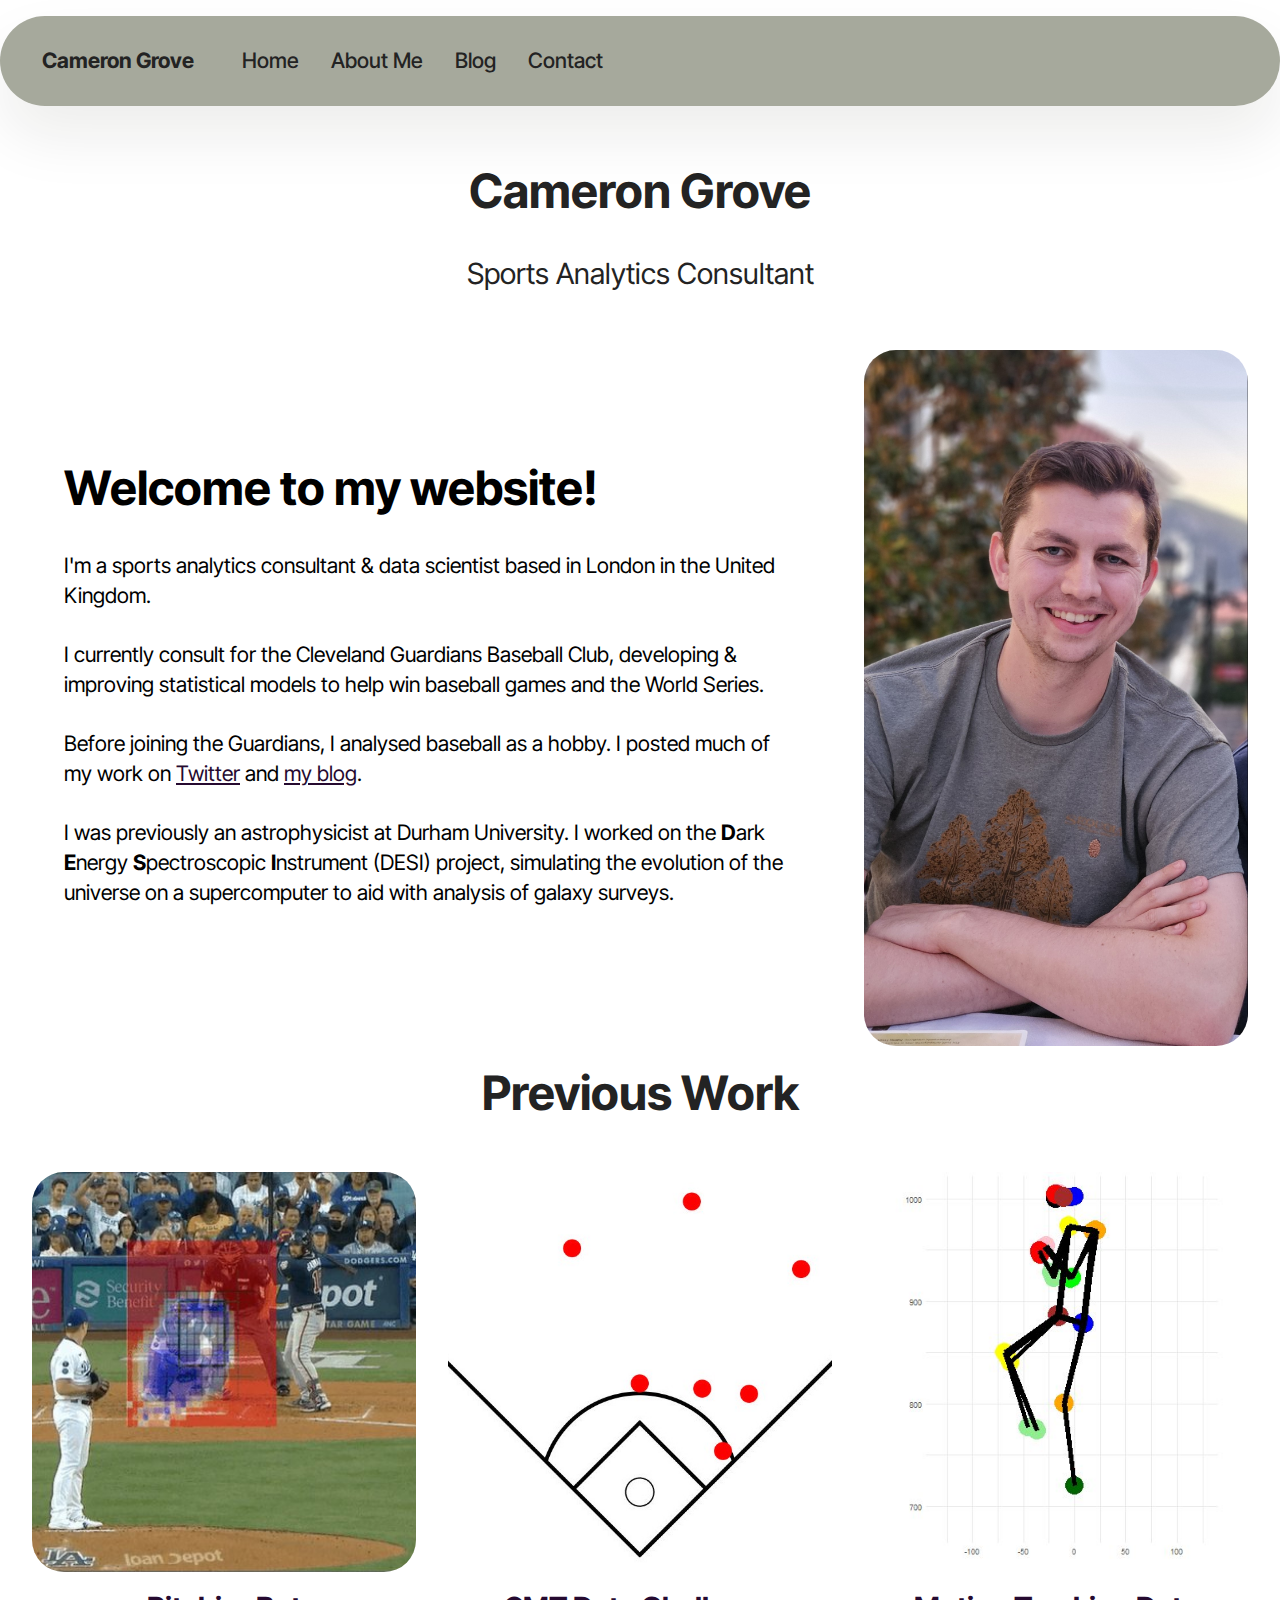
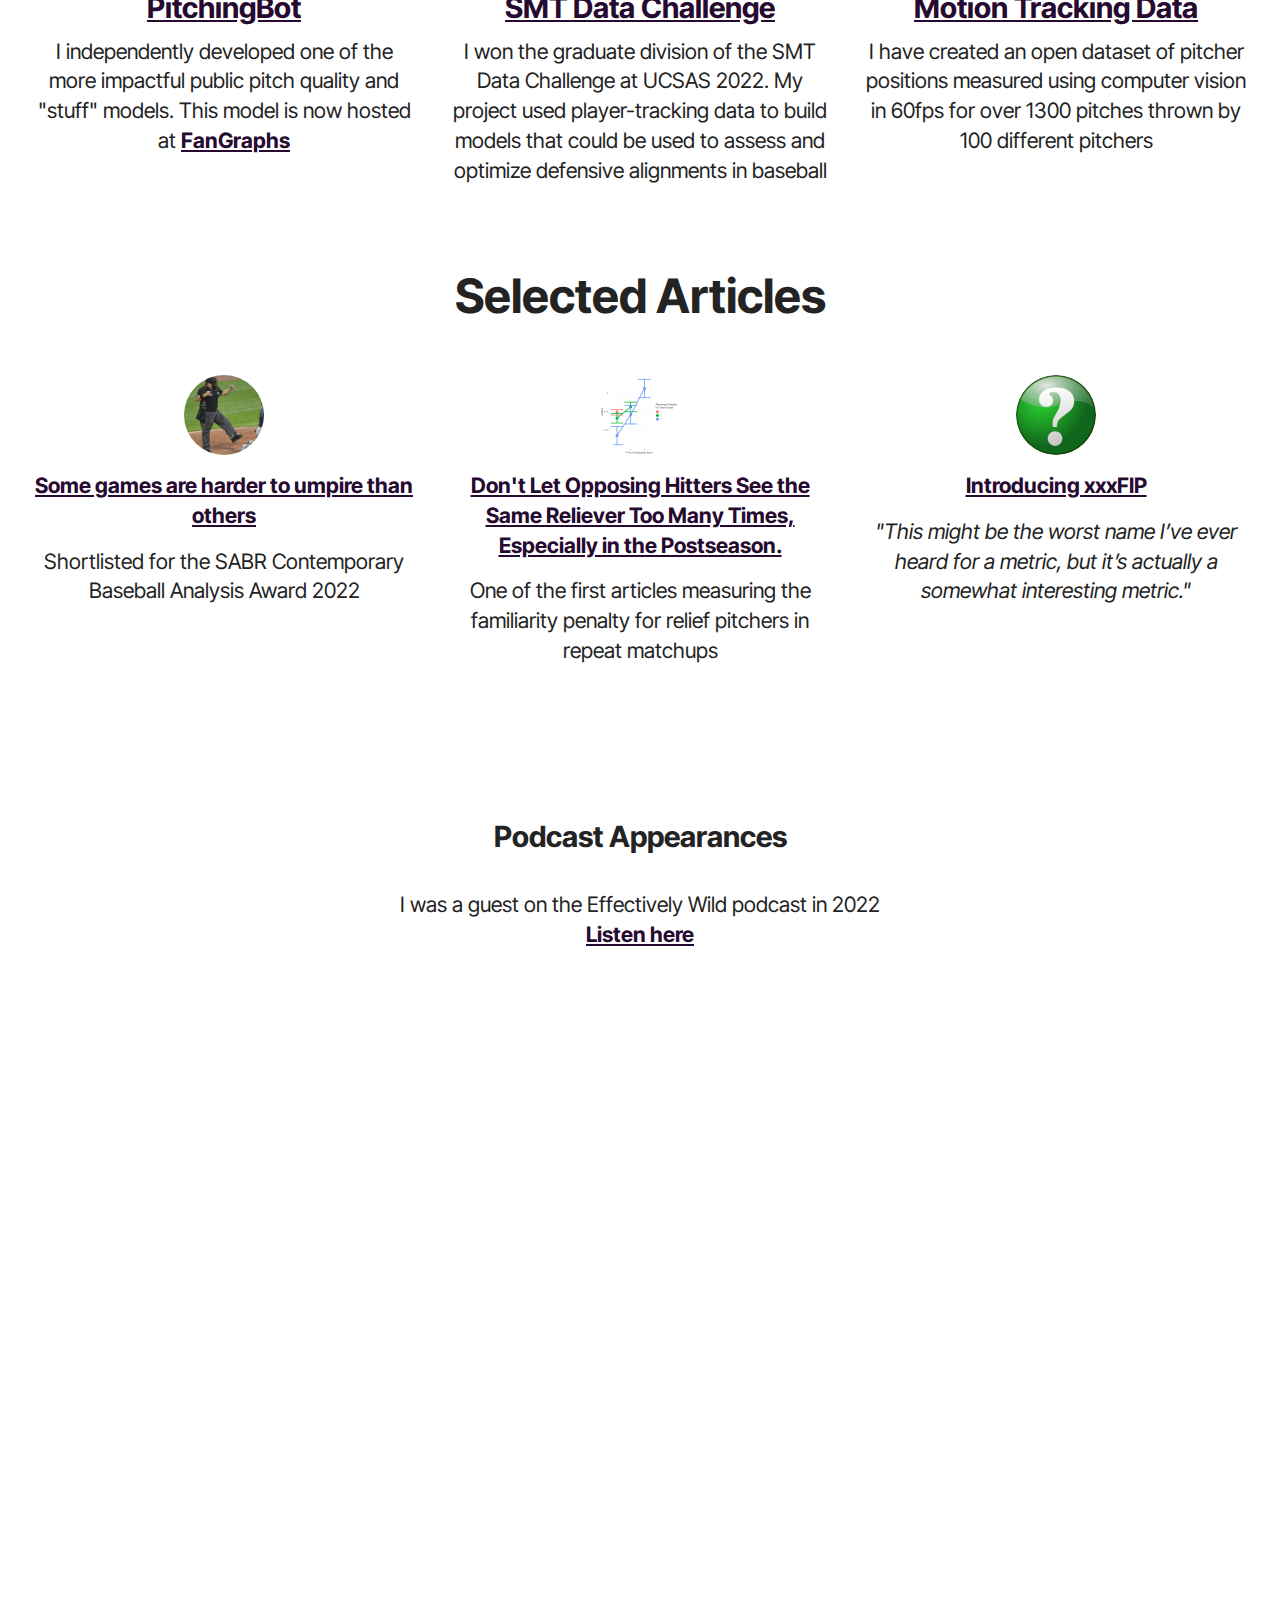
<file: index.html>
<!DOCTYPE html>
<html  >
<head>
  <!-- Site made with Mobirise Website Builder v5.9.18, https://mobirise.com -->
  <meta charset="UTF-8">
  <meta http-equiv="X-UA-Compatible" content="IE=edge">
  <meta name="generator" content="Mobirise v5.9.18, mobirise.com">
  <meta name="viewport" content="width=device-width, initial-scale=1, minimum-scale=1">
  <link rel="shortcut icon" href="assets/images/favicon-1.ico" type="image/x-icon">
  <meta name="description" content="I'm a sports analytics consultant & data scientist based in London in the United Kingdom. I'm the creator of the PitchingBot model and I currently consult for the Cleveland Guardians Baseball Club.">
  
  
  <title>Cameron Grove - Sports Analytics Consultant</title>
  <link rel="stylesheet" href="assets/web/assets/mobirise-icons2/mobirise2.css">
  <link rel="stylesheet" href="assets/bootstrap/css/bootstrap.min.css">
  <link rel="stylesheet" href="assets/bootstrap/css/bootstrap-grid.min.css">
  <link rel="stylesheet" href="assets/bootstrap/css/bootstrap-reboot.min.css">
  <link rel="stylesheet" href="assets/dropdown/css/style.css">
  <link rel="stylesheet" href="assets/theme/css/style.css">
  <link rel="preload" href="https://fonts.googleapis.com/css?family=Inter+Tight:100,200,300,400,500,600,700,800,900,100i,200i,300i,400i,500i,600i,700i,800i,900i&display=swap" as="style" onload="this.onload=null;this.rel='stylesheet'">
  <noscript><link rel="stylesheet" href="https://fonts.googleapis.com/css?family=Inter+Tight:100,200,300,400,500,600,700,800,900,100i,200i,300i,400i,500i,600i,700i,800i,900i&display=swap"></noscript>
  <link rel="preload" as="style" href="assets/mobirise/css/mbr-additional.css?v=7MQvNZ"><link rel="stylesheet" href="assets/mobirise/css/mbr-additional.css?v=7MQvNZ" type="text/css">

  
  
  
</head>
<body>
  
  <section data-bs-version="5.1" class="menu menu1 cid-uxIo30R6fm" once="menu" id="menu01-0">
	

	<nav class="navbar navbar-dropdown navbar-expand-lg">
		<div class="container">
			<div class="navbar-brand">
				
				<span class="navbar-caption-wrap"><a class="navbar-caption text-black text-primary display-4" href="index.html">Cameron Grove</a></span>
			</div>
			<button class="navbar-toggler" type="button" data-toggle="collapse" data-bs-toggle="collapse" data-target="#navbarSupportedContent" data-bs-target="#navbarSupportedContent" aria-controls="navbarNavAltMarkup" aria-expanded="false" aria-label="Toggle navigation">
				<div class="hamburger">
					<span></span>
					<span></span>
					<span></span>
					<span></span>
				</div>
			</button>
			<div class="collapse navbar-collapse" id="navbarSupportedContent">
				<ul class="navbar-nav nav-dropdown nav-right" data-app-modern-menu="true"><li class="nav-item"><a class="nav-link link text-black text-primary display-4" href="index.html">Home</a></li><li class="nav-item">
						<a class="nav-link link text-black text-primary display-4" href="about.html">About Me</a>
					</li>
					<li class="nav-item">
						<a class="nav-link link text-black text-primary display-4" href="https://baseballaheadinthecount.blogspot.com/" aria-expanded="false" target="_blank">Blog</a>
					</li>
					<li class="nav-item">
						<a class="nav-link link text-black text-primary display-4" href="contact.html">Contact</a>
					</li></ul>
				
				
			</div>
		</div>
	</nav>
</section>

<section data-bs-version="5.1" class="article11 cid-uxIobLpHD7" id="article11-1">
    

    
    
    <div class="container">
        <div class="row justify-content-center">
            <div class="title col-md-12 col-lg-10">
                <h3 class="mbr-section-title mbr-fonts-style align-center mt-0 mb-0 display-2">
                <strong>Cameron Grove</strong></h3>
                <h4 class="mbr-section-subtitle align-center mbr-fonts-style mt-4 display-5">
                Sports Analytics Consultant</h4>
                
            </div>
        </div>
    </div>
</section>

<section data-bs-version="5.1" class="start article4 cid-uxIpu1s9LV" id="article04-3">
	

	
	

	<div class="container">
		<div class="row justify-content-center">
			<div class="col-12 col-md-12 col-lg-4 image-wrapper">
				<img class="w-100" src="assets/images/20240930-192447.jpeg" alt="Mobirise Website Builder">
			</div>
			<div class="col-12 col-md-12 col-lg">
				<div class="text-wrapper align-left">
					<h1 class="mbr-section-title mbr-fonts-style mb-4 display-2">
						<strong>Welcome to my website!</strong></h1>
					<p class="mbr-text mbr-fonts-style mb-4 display-7">
						I'm a sports analytics consultant &amp; data scientist based in London in the United Kingdom.&nbsp;<br><br>I currently consult for the Cleveland Guardians Baseball Club, developing &amp; improving statistical models to help win baseball games and the World Series.<br><br>Before joining the Guardians, I analysed baseball as a hobby. I posted much of my work on <a href="https://x.com/Pitching_Bot" class="text-primary" target="_blank"><u>Twitter</u></a> and <a href="https://baseballaheadinthecount.blogspot.com/" class="text-primary" target="_blank"><u>my blog</u></a>.<br><br>I was previously an astrophysicist at Durham University. I worked on the <strong>D</strong>ark <strong>E</strong>nergy <strong>S</strong>pectroscopic <strong>I</strong>nstrument (DESI) project, simulating the evolution of the universe on a supercomputer to aid with analysis of galaxy surveys.</p>
					
				</div>
			</div>
		</div>
	</div>
</section>

<section data-bs-version="5.1" class="features03 cid-uxIppiZMZR" id="features03-2">
	
	
	<div class="container">
		<div class="row justify-content-center mb-5">
			<div class="col-12 content-head">
				<div class="mbr-section-head">
					<h4 class="mbr-section-title mbr-fonts-style align-center mb-0 display-2">
						<strong>Previous Work</strong></h4>
					
				</div>
			</div>
		</div>
		<div class="row">
			<div class="item features-image col-12 col-md-6 col-lg-4 active">
				<div class="item-wrapper">
					<div class="item-img mb-3">
						<img src="assets/images/fcv2jn5wqaagctr.jpg" alt="Mobirise Website Builder" title="">
					</div>
					<div class="item-content align-left">
						<h5 class="item-title mbr-fonts-style mt-0 mb-2 display-5">
							<a href="https://library.fangraphs.com/pitching/pitchingbot-pitch-modeling-primer/" class="text-primary" target="_blank"><strong><u>PitchingBot</u></strong></a></h5>
						<p class="mbr-text mbr-fonts-style mb-3 display-7">I independently developed one of the more impactful public pitch quality and "stuff" models. This model is now hosted at <a href="https://library.fangraphs.com/pitching/pitchingbot-pitch-modeling-primer/" class="text-primary" target="_blank"><strong><u>FanGraphs</u></strong></a></p>
						
					</div>
				</div>
			</div>
			<div class="item features-image col-12 col-md-6 col-lg-4">
				<div class="item-wrapper">
					<div class="item-img mb-3">
						<img src="assets/images/smt-data.jpg" alt="Mobirise Website Builder" title="" data-slide-to="1" data-bs-slide-to="1">
					</div>
					<div class="item-content align-left">
						<h5 class="item-title mbr-fonts-style mb-2 mt-0 display-5"><a href="https://github.com/PitchingBot/SMTDataChallenge/" class="text-primary" target="_blank"><strong><u>SMT Data Challenge</u></strong></a></h5>
						<p class="mbr-text mbr-fonts-style mb-3 display-7">
						I won the graduate division of the SMT Data Challenge at UCSAS 2022. My project used player-tracking data to build models that could be used to assess and optimize defensive alignments in baseball<br>
						</p>
						
					</div>
				</div>
			</div>
			<div class="item features-image col-12 col-md-6 col-lg-4">
				<div class="item-wrapper">
					<div class="item-img mb-3">
						<img src="assets/images/motion-data.jpg" alt="Mobirise Website Builder" title="" data-slide-to="2" data-bs-slide-to="2">
					</div>
					<div class="item-content align-left">
						<h5 class="item-title mbr-fonts-style mb-2 mt-0 display-5"><a href="https://github.com/PitchingBot/PitcherMotion" class="text-primary" target="_blank"><strong><u>Motion Tracking Data</u></strong></a></h5>
						<p class="mbr-text mbr-fonts-style mb-3 display-7">
						I have created an open dataset of pitcher positions measured using computer vision in 60fps for over 1300 pitches thrown by 100 different pitchers<br>
						</p>
						
					</div>
				</div>
			</div>
		</div>
	</div>
</section>

<section data-bs-version="5.1" class="features16 cid-uxJLGofKR2" id="features016-b">  
  
  
  
  <div class="container">
    <div class="row justify-content-center mb-5">
      <div class="col-12 content-head">
        <h4 class="mbr-section-title mbr-fonts-style align-center mb-0 display-2">
          <strong>Selected Articles</strong></h4>
        
      </div>
    </div>
    <div class="row justify-content-center">
      <div class="item features-without-image col-12 col-lg-4 active">
        <div class="item-wrapper">
          <div class="card-box">
            <div class="img-box">
              <div class="image-wrapper mb-3">
                <img src="assets/images/ump.jpg" alt="Mobirise Website Builder" data-slide-to="0" data-bs-slide-to="0">
              </div>
            </div>
            <h4 class="card-title mbr-fonts-style mb-0 display-7">
              <a href="https://www.baseballprospectus.com/news/article/69735/some-games-are-harder-to-umpire-than-others/" class="text-primary" target="_blank"><strong><u>Some games are harder to umpire than others</u></strong></a></h4>
            <h5 class="card-text mbr-fonts-style mt-3 display-7">
              Shortlisted for the SABR Contemporary Baseball Analysis Award 2022</h5>
            <div class="link-wrap">
              
            </div>
          </div>
        </div>
      </div><div class="item features-without-image col-12 col-lg-4">
        <div class="item-wrapper">
          <div class="card-box">
            <div class="img-box">
              <div class="image-wrapper mb-3">
                <img src="assets/images/relief.jpg" alt="Mobirise Website Builder" data-slide-to="1" data-bs-slide-to="1">
              </div>
            </div>
            <h4 class="card-title mbr-fonts-style mb-0 display-7"><a href="https://baseballaheadinthecount.blogspot.com/2022/01/dont-let-opposing-hitters-see-same.html" class="text-primary" target="_blank"><strong><u>Don't Let Opposing Hitters See the Same Reliever Too Many Times, Especially in the Postseason.</u></strong></a></h4>
            <h5 class="card-text mbr-fonts-style mt-3 display-7">
              One of the first articles measuring the familiarity penalty for relief pitchers in repeat matchups</h5>
            <div class="link-wrap">
              
            </div>
          </div>
        </div>
      </div>
      
      <div class="item features-without-image col-12 col-lg-4">
        <div class="item-wrapper">
          <div class="card-box">
            <div class="img-box">
              <div class="image-wrapper mb-3">
                <img src="assets/images/mbr.png" alt="Mobirise Website Builder" data-slide-to="2" data-bs-slide-to="2">
              </div>
            </div>
            <h4 class="card-title mbr-fonts-style mb-0 display-7">
              <a href="https://community.fangraphs.com/introducing-xxxfip/" class="text-primary" target="_blank"><strong><u>Introducing xxxFIP</u></strong></a></h4>
            <h5 class="card-text mbr-fonts-style mt-3 display-7"><em>"This might be the worst name I’ve ever heard for a metric, but it’s actually a somewhat interesting metric."</em></h5>
            <div class="link-wrap">
              
            </div>
          </div>
        </div>
      </div>
    </div>
  </div>
</section>

<section data-bs-version="5.1" class="article11 cid-uxJTN6mfTP" id="article11-c">
    

    
    
    <div class="container">
        <div class="row justify-content-center">
            <div class="title col-md-12 col-lg-10">
                <h3 class="mbr-section-title mbr-fonts-style align-center mt-0 mb-0 display-5">
                <strong>Podcast Appearances</strong></h3>
                <h4 class="mbr-section-subtitle align-center mbr-fonts-style mt-4 display-7">
                I was a guest on the Effectively Wild podcast in 2022<br><a href="https://blogs.fangraphs.com/effectively-wild-episode-1793-measuring-the-unmeasurable/" class="text-primary" target="_blank"><strong><u>Listen here</u></strong></a></h4>
                
            </div>
        </div>
    </div>


    <canvas id="visual"></canvas>

    <script>
    const canvas = document.getElementById("visual");
    const ctx = canvas.getContext("2d");
    
    canvas.width = window.innerWidth;
    canvas.height = window.innerHeight;
    
    // Replace with the URL of your image
    const img = new Image();
    img.crossOrigin = "Anonymous"; // Ensure cross-origin compatibility if the image is from another domain
    img.src = "https://i.imgur.com/NXp1uht.png"; // Update with your image URL
    
    const points = [];
    const attractionStrength = 0.03;
    const repulsionStrength = 5000;
    let burstStrength = 0; // Strength of the burst effect
    
    // Load image and extract points for letters only
    img.onload = function () {
      const tempCanvas = document.createElement("canvas");
      const tempCtx = tempCanvas.getContext("2d");
      tempCanvas.width = img.width;
      tempCanvas.height = img.height;
      tempCtx.drawImage(img, 0, 0);
    
      const imageData = tempCtx.getImageData(0, 0, img.width, img.height);
      const data = imageData.data;
    
      const scaleX = canvas.width / img.width;
      const scaleY = canvas.height / img.height;
      const scale = Math.min(scaleX, scaleY);
      const offsetX = (canvas.width - img.width * scale) / 2;
      const offsetY = (canvas.height - img.height * scale) / 2;
    
      for (let y = 0; y < img.height; y++) {
        for (let x = 0; x < img.width; x++) {
          const index = (y * img.width + x) * 4;
          const red = data[index];
          const green = data[index + 1];
          const blue = data[index + 2];
          const alpha = data[index + 3];
    
          if (alpha > 128 && red < 200 && green < 200 && blue < 200) {
            points.push({
              x: Math.random() * canvas.width,
              y: Math.random() * canvas.height,
              homeX: x * scale + offsetX,
              homeY: y * scale + offsetY,
              vx: 0,
              vy: 0,
            });
          }
        }
      }
    
      loop();
    };
    
    // Track mouse position
    let mouse = { x: null, y: null };
    
    canvas.addEventListener("mousemove", (event) => {
      const rect = canvas.getBoundingClientRect();
      mouse.x = event.clientX - rect.left;
      mouse.y = event.clientY - rect.top;
    });
    
    canvas.addEventListener("mouseleave", () => {
      mouse.x = null;
      mouse.y = null;
    });
    
    // Add burst effect on click
    canvas.addEventListener("click", () => {
      burstStrength = 150000; // Initial burst strength
    });
    
    function update() {
      points.forEach((point) => {
        const dxToHome = point.homeX - point.x;
        const dyToHome = point.homeY - point.y;
        point.vx += dxToHome * attractionStrength;
        point.vy += dyToHome * attractionStrength;
    
        if (mouse.x !== null && mouse.y !== null) {
          const dxToMouse = point.x - mouse.x;
          const dyToMouse = point.y - mouse.y;
          const distanceSquared = dxToMouse * dxToMouse + dyToMouse * dyToMouse;
    
          // Normal repulsion
          if (distanceSquared < 500000) {
            const force = repulsionStrength / distanceSquared;
            point.vx += (dxToMouse / Math.sqrt(distanceSquared)) * force;
            point.vy += (dyToMouse / Math.sqrt(distanceSquared)) * force;
          }
    
          // Burst effect
          if (burstStrength > 0) {
            const burstForce = burstStrength / distanceSquared;
            point.vx += (dxToMouse / Math.sqrt(distanceSquared)) * burstForce;
            point.vy += (dyToMouse / Math.sqrt(distanceSquared)) * burstForce;
          }
        }
    
        point.x += point.vx;
        point.y += point.vy;
        point.vx *= 0.9;
        point.vy *= 0.9;
      });
    
      // Gradually reduce the burst strength
      if (burstStrength > 0) {
        burstStrength *= 0.9; // Adjust this factor to control how quickly the burst fades
        if (burstStrength < 1) burstStrength = 0;
      }
    }
    
    function draw() {
      ctx.clearRect(0, 0, canvas.width, canvas.height);
    
      points.forEach((point) => {
        // Calculate distance from home position
        const dx = point.homeX - point.x;
        const dy = point.homeY - point.y;
        const distance = Math.sqrt(dx * dx + dy * dy);
    
        // Map the distance to a color
        const maxDistance = canvas.width / 5; // Adjust this value for color sensitivity
        const normalizedDistance = Math.min(distance / maxDistance, 1);
        const color = `rgba(0, 0, 0, 1)`; // Gradient from black (near) to red (far)
    
        // Map the distance to a size
        const minSize = 2; // Minimum point size
        const maxSize = 10; // Maximum point size
        const size = minSize + (maxSize - minSize) * normalizedDistance;
    
        ctx.fillStyle = color;
    
        ctx.beginPath();
        ctx.arc(point.x, point.y, size, 0, Math.PI * 2); // Use size for the point's radius
        ctx.fill();
      });
    }
    
    
    
    function loop() {
      update();
      draw();
      requestAnimationFrame(loop);
    }
    </script>


</section><script src="assets/bootstrap/js/bootstrap.bundle.min.js"></script>  <script src="assets/smoothscroll/smooth-scroll.js"></script>  <script src="assets/ytplayer/index.js"></script>  <script src="assets/dropdown/js/navbar-dropdown.js"></script>  <script src="assets/theme/js/script.js"></script>  
  
  
</body>
</html>
</file>
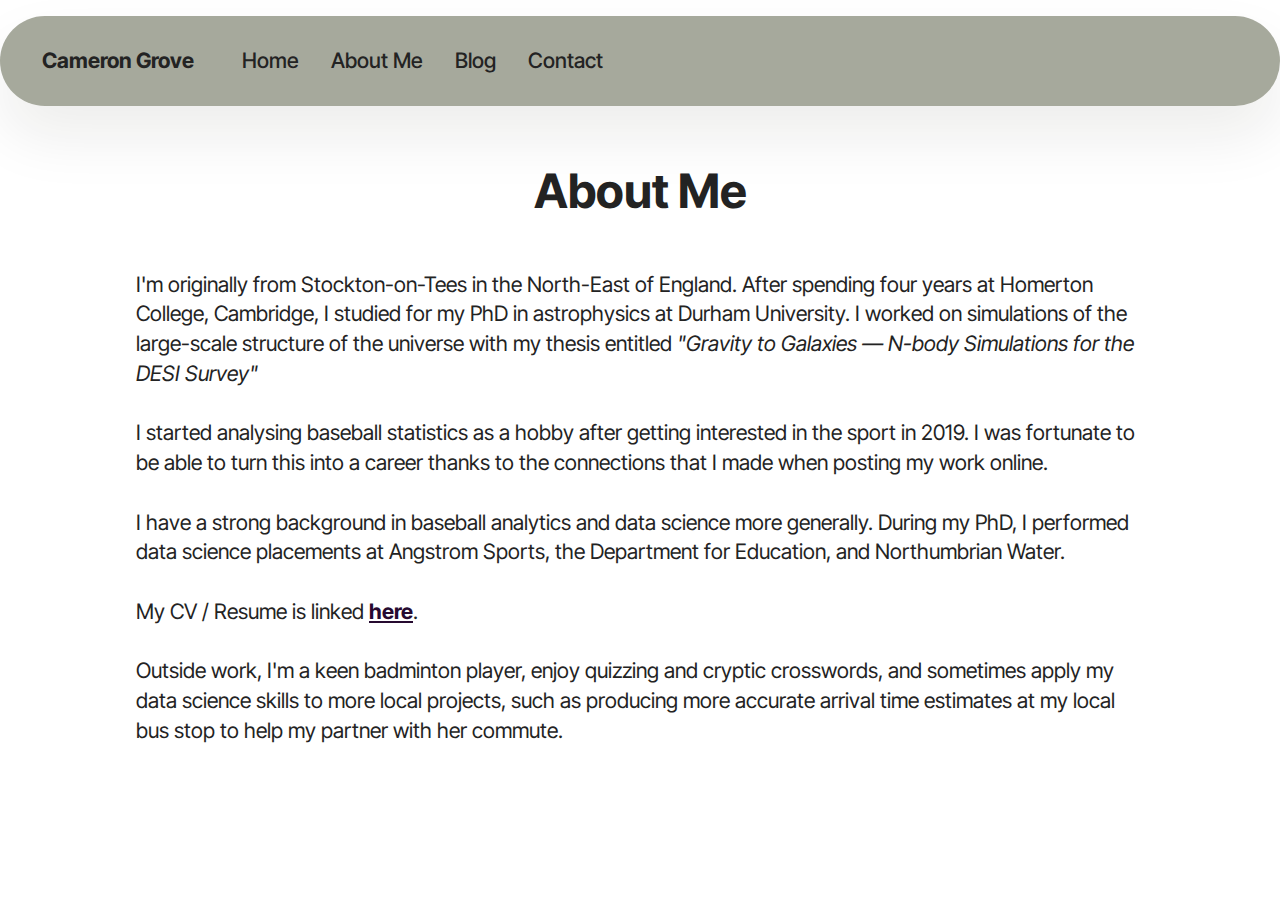
<file: about.html>
<!DOCTYPE html>
<html  >
<head>
  <!-- Site made with Mobirise Website Builder v5.9.18, https://mobirise.com -->
  <meta charset="UTF-8">
  <meta http-equiv="X-UA-Compatible" content="IE=edge">
  <meta name="generator" content="Mobirise v5.9.18, mobirise.com">
  <meta name="viewport" content="width=device-width, initial-scale=1, minimum-scale=1">
  <link rel="shortcut icon" href="assets/images/favicon-1.ico" type="image/x-icon">
  <meta name="description" content="">
  
  
  <title>About Me</title>
  <link rel="stylesheet" href="assets/web/assets/mobirise-icons2/mobirise2.css">
  <link rel="stylesheet" href="assets/bootstrap/css/bootstrap.min.css">
  <link rel="stylesheet" href="assets/bootstrap/css/bootstrap-grid.min.css">
  <link rel="stylesheet" href="assets/bootstrap/css/bootstrap-reboot.min.css">
  <link rel="stylesheet" href="assets/dropdown/css/style.css">
  <link rel="stylesheet" href="assets/theme/css/style.css">
  <link rel="preload" href="https://fonts.googleapis.com/css?family=Inter+Tight:100,200,300,400,500,600,700,800,900,100i,200i,300i,400i,500i,600i,700i,800i,900i&display=swap" as="style" onload="this.onload=null;this.rel='stylesheet'">
  <noscript><link rel="stylesheet" href="https://fonts.googleapis.com/css?family=Inter+Tight:100,200,300,400,500,600,700,800,900,100i,200i,300i,400i,500i,600i,700i,800i,900i&display=swap"></noscript>
  <link rel="preload" as="style" href="assets/mobirise/css/mbr-additional.css?v=9argXM"><link rel="stylesheet" href="assets/mobirise/css/mbr-additional.css?v=9argXM" type="text/css">

  
  
  
</head>
<body>
  
  <section data-bs-version="5.1" class="menu menu1 cid-uxIo30R6fm" once="menu" id="menu01-4">
	

	<nav class="navbar navbar-dropdown navbar-expand-lg">
		<div class="container">
			<div class="navbar-brand">
				
				<span class="navbar-caption-wrap"><a class="navbar-caption text-black text-primary display-4" href="index.html">Cameron Grove</a></span>
			</div>
			<button class="navbar-toggler" type="button" data-toggle="collapse" data-bs-toggle="collapse" data-target="#navbarSupportedContent" data-bs-target="#navbarSupportedContent" aria-controls="navbarNavAltMarkup" aria-expanded="false" aria-label="Toggle navigation">
				<div class="hamburger">
					<span></span>
					<span></span>
					<span></span>
					<span></span>
				</div>
			</button>
			<div class="collapse navbar-collapse" id="navbarSupportedContent">
				<ul class="navbar-nav nav-dropdown nav-right" data-app-modern-menu="true"><li class="nav-item"><a class="nav-link link text-black text-primary display-4" href="index.html">Home</a></li><li class="nav-item">
						<a class="nav-link link text-black text-primary display-4" href="about.html">About Me</a>
					</li>
					<li class="nav-item">
						<a class="nav-link link text-black text-primary display-4" href="https://baseballaheadinthecount.blogspot.com/" aria-expanded="false" target="_blank">Blog</a>
					</li>
					<li class="nav-item">
						<a class="nav-link link text-black text-primary display-4" href="contact.html">Contact</a>
					</li></ul>
				
				
			</div>
		</div>
	</nav>
</section>

<section data-bs-version="5.1" class="content4 cid-uxJcfLDrqg" id="list02-7">
    

    
    
    <div class="container">
        <div class="row justify-content-center">
            <div class="col-lg-10">
                <div class="title col-md-12 mb-5">
                    <h3 class="mbr-section-title mbr-fonts-style display-2">
                        <strong>About Me</strong></h3>
                    
                </div>
                <div class="item features-without-image col-12">
                    <div class="item-wrapper">
                        <div class="card-box align-left">
                            
                            <p class="card-text mbr-fonts-style mb-5 display-7">
                                I'm originally from Stockton-on-Tees in the North-East of England. After spending four years at Homerton College, Cambridge, I studied for my PhD in astrophysics at Durham University. I worked on simulations of the large-scale structure of the universe with my thesis entitled <em>"Gravity to Galaxies — N-body Simulations for the DESI Survey"</em><br><br>I started analysing baseball statistics as a hobby after getting interested in the sport in 2019. I was fortunate to be able to turn this into a career thanks to the connections that I made when posting my work online.<br><br>I have a strong background in baseball analytics and data science more generally. During my PhD, I performed data science placements at Angstrom Sports, the Department for Education, and Northumbrian Water.<br><br>My CV / Resume is linked <a href="assets/files/CGrove_CV.pdf" class="text-primary" target="_blank"><strong><u>here</u></strong></a>.<br><br>Outside work, I'm a keen badminton player, enjoy quizzing and cryptic crosswords, and sometimes apply my data science skills to more local projects, such as producing more accurate arrival time estimates at my local bus stop to help my partner with her commute.<br></p>
                        </div>
                    </div>
                </div>
                
                
            </div>
        </div>
    </div>
</section><script src="assets/bootstrap/js/bootstrap.bundle.min.js"></script>  <script src="assets/smoothscroll/smooth-scroll.js"></script>  <script src="assets/ytplayer/index.js"></script>  <script src="assets/dropdown/js/navbar-dropdown.js"></script>  <script src="assets/theme/js/script.js"></script>  
  
  
</body>
</html>
</file>
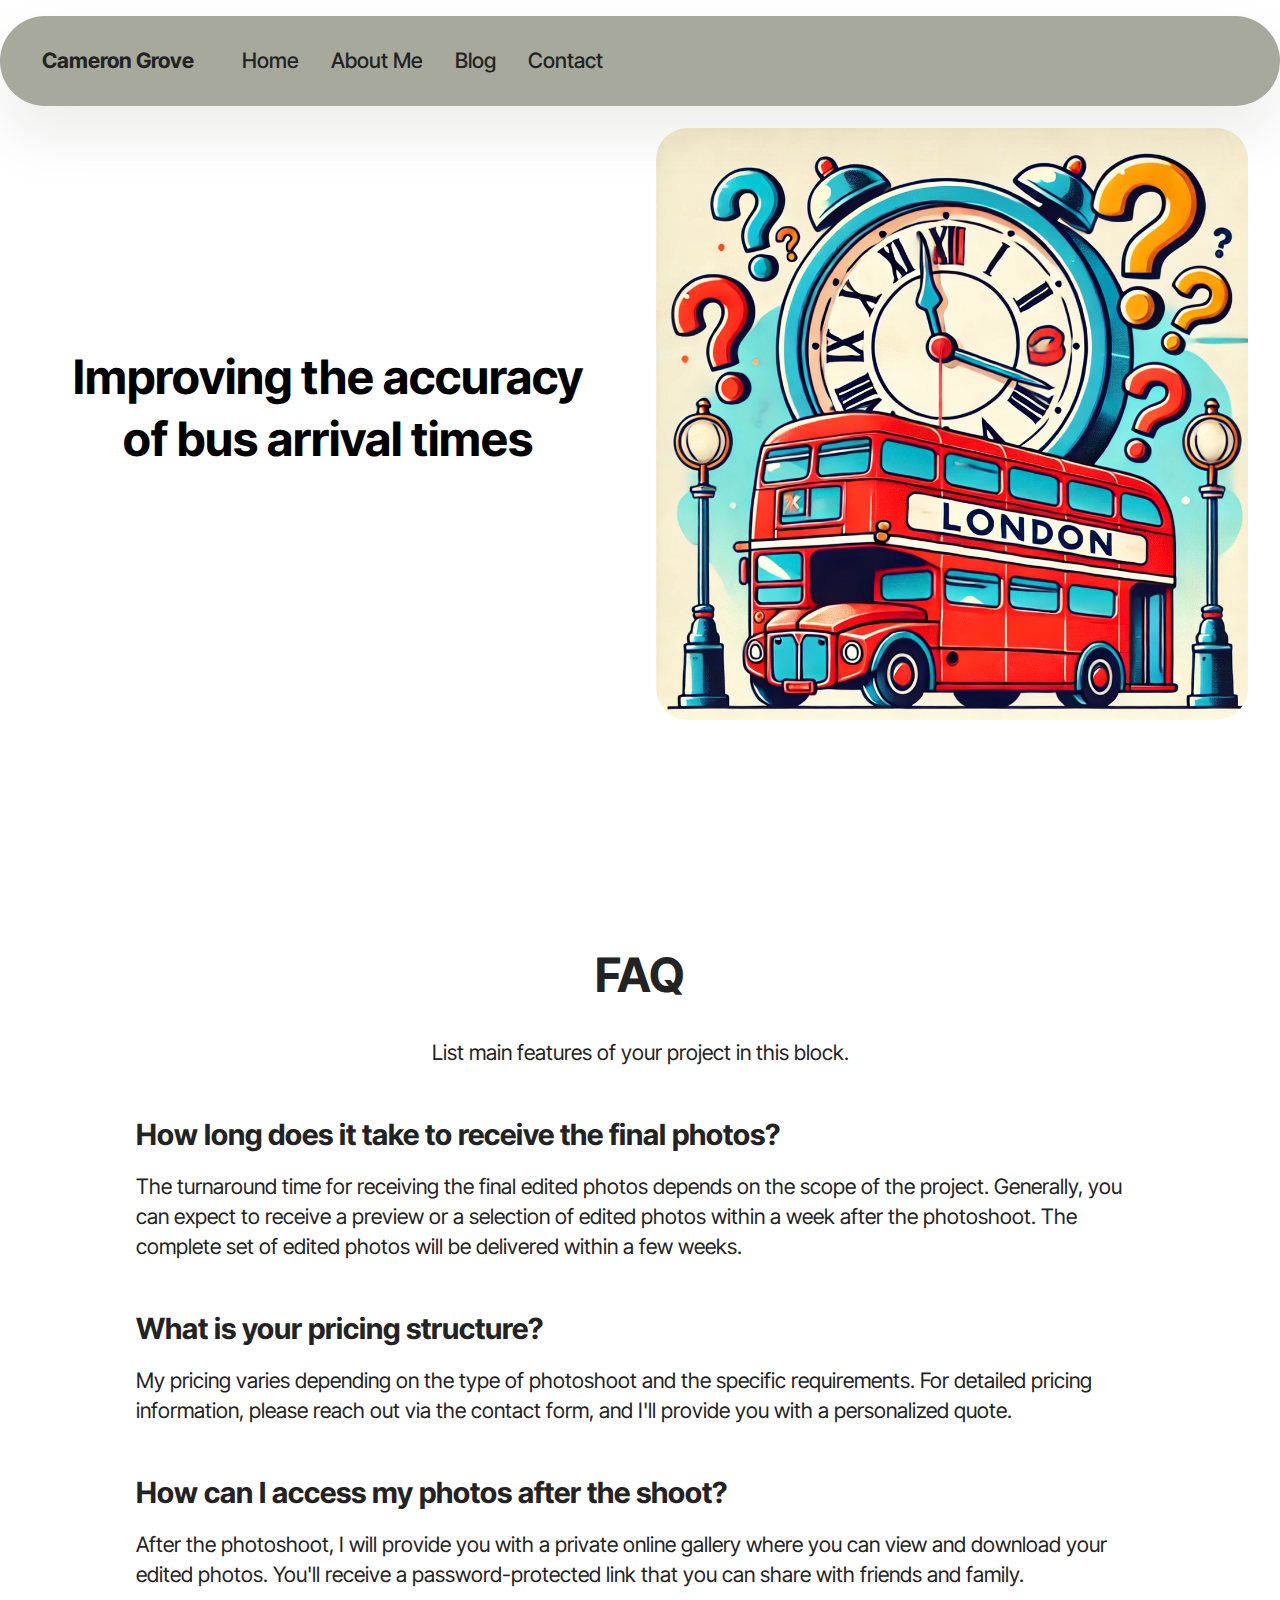
<file: busmodel.html>
<!DOCTYPE html>
<html  >
<head>
    <!-- Google tag (gtag.js) -->
<script async src="https://www.googletagmanager.com/gtag/js?id=G-73C4QJ3N07"></script>
<script>
  window.dataLayer = window.dataLayer || [];
  function gtag(){dataLayer.push(arguments);}
  gtag('js', new Date());

  gtag('config', 'G-73C4QJ3N07');
</script>
  <!-- Site made with Mobirise Website Builder v5.9.18, https://mobirise.com -->
  <meta charset="UTF-8">
  <meta http-equiv="X-UA-Compatible" content="IE=edge">
  <meta name="generator" content="Mobirise v5.9.18, mobirise.com">
  <meta name="viewport" content="width=device-width, initial-scale=1, minimum-scale=1">
  <link rel="shortcut icon" href="assets/images/favicon-1.ico" type="image/x-icon">
  <meta name="description" content="An overkill process to work out when my local bus is likely to arrive">
  
  
  <title>Predicting Bus Arrival Times</title>
  <link rel="stylesheet" href="assets/web/assets/mobirise-icons2/mobirise2.css">
  <link rel="stylesheet" href="assets/bootstrap/css/bootstrap.min.css">
  <link rel="stylesheet" href="assets/bootstrap/css/bootstrap-grid.min.css">
  <link rel="stylesheet" href="assets/bootstrap/css/bootstrap-reboot.min.css">
  <link rel="stylesheet" href="assets/dropdown/css/style.css">
  <link rel="stylesheet" href="assets/theme/css/style.css">
  <link rel="preload" href="https://fonts.googleapis.com/css?family=Inter+Tight:100,200,300,400,500,600,700,800,900,100i,200i,300i,400i,500i,600i,700i,800i,900i&display=swap" as="style" onload="this.onload=null;this.rel='stylesheet'">
  <noscript><link rel="stylesheet" href="https://fonts.googleapis.com/css?family=Inter+Tight:100,200,300,400,500,600,700,800,900,100i,200i,300i,400i,500i,600i,700i,800i,900i&display=swap"></noscript>
  <link rel="preload" as="style" href="assets/mobirise/css/mbr-additional.css?v=8TPYti"><link rel="stylesheet" href="assets/mobirise/css/mbr-additional.css?v=8TPYti" type="text/css">

  
  
  
</head>
<body>
  
  <section data-bs-version="5.1" class="menu menu1 cid-uxIo30R6fm" once="menu" id="menu01-d">
	

	<nav class="navbar navbar-dropdown navbar-expand-lg">
		<div class="container">
			<div class="navbar-brand">
				
				<span class="navbar-caption-wrap"><a class="navbar-caption text-black text-primary display-4">Cameron Grove</a></span>
			</div>
			<button class="navbar-toggler" type="button" data-toggle="collapse" data-bs-toggle="collapse" data-target="#navbarSupportedContent" data-bs-target="#navbarSupportedContent" aria-controls="navbarNavAltMarkup" aria-expanded="false" aria-label="Toggle navigation">
				<div class="hamburger">
					<span></span>
					<span></span>
					<span></span>
					<span></span>
				</div>
			</button>
			<div class="collapse navbar-collapse" id="navbarSupportedContent">
				<ul class="navbar-nav nav-dropdown nav-right" data-app-modern-menu="true"><li class="nav-item"><a class="nav-link link text-black text-primary display-4" href="index.html">Home</a></li><li class="nav-item">
						<a class="nav-link link text-black text-primary display-4" href="about.html">About Me</a>
					</li>
					<li class="nav-item">
						<a class="nav-link link text-black text-primary display-4" href="https://baseballaheadinthecount.blogspot.com/" aria-expanded="false" target="_blank">Blog</a>
					</li>
					<li class="nav-item">
						<a class="nav-link link text-black text-primary display-4" href="contact.html">Contact</a>
					</li></ul>
				
				
			</div>
		</div>
	</nav>
</section>

<section data-bs-version="5.1" class="start article4 cid-uxJVagn3TY" id="article04-e">
	

	
	

	<div class="container">
		<div class="row justify-content-center">
			<div class="col-12 col-md-12 col-lg-6 image-wrapper">
				<img class="w-100" src="assets/images/bus-pic.png" alt="Mobirise Website Builder">
			</div>
			<div class="col-12 col-md-12 col-lg">
				<div class="text-wrapper align-left">
					<h1 class="mbr-section-title mbr-fonts-style mb-4 display-2">
						<strong>Improving the accuracy of bus arrival times</strong></h1>
					<p class="mbr-text mbr-fonts-style mb-4 display-7"></p>
					
				</div>
			</div>
		</div>
	</div>
</section>

<section data-bs-version="5.1" class="content4 cid-uxJVv7zi2A" id="list02-f">
    

    
    
    <div class="container">
        <div class="row justify-content-center">
            <div class="col-lg-10">
                <div class="title col-md-12 mb-5">
                    <h3 class="mbr-section-title mbr-fonts-style display-2">
                        <strong>FAQ</strong>
                    </h3>
                    <h4 class="mbr-section-subtitle mbr-fonts-style mb-0 mt-4 display-7">
                        List main features of your project in this block.
                    </h4>
                </div>
                <div class="item features-without-image col-12">
                    <div class="item-wrapper">
                        <div class="card-box align-left">
                            <h5 class="card-title mbr-fonts-style mb-3 display-5">
                                <strong>How long does it take to receive the final photos?</strong>
                            </h5>
                            <p class="card-text mbr-fonts-style mb-5 display-7">
                                The turnaround time for receiving the final edited photos depends on the scope of the
                                project. Generally, you can expect to receive a preview or a selection of edited photos
                                within a week after the photoshoot. The complete set of edited photos will be delivered
                                within a few weeks.
                            </p>
                        </div>
                    </div>
                </div>
                <div class="item features-without-image col-12">
                    <div class="item-wrapper">
                        <div class="card-box align-left">
                            <h5 class="card-title mbr-fonts-style mb-3 display-5">
                                <strong>What is your pricing structure?</strong>
                            </h5>
                            <p class="card-text mbr-fonts-style mb-5 display-7">
                                My pricing varies depending on the type of photoshoot and the specific requirements. For
                                detailed pricing information, please reach out via the contact form, and I'll provide
                                you with a personalized quote.
                            </p>
                        </div>
                    </div>
                </div>
                <div class="item features-without-image col-12">
                    <div class="item-wrapper">
                        <div class="card-box align-left">
                            <h5 class="card-title mbr-fonts-style mb-3 display-5">
                                <strong>How can I access my photos after the shoot?</strong>
                            </h5>
                            <p class="card-text mbr-fonts-style mb-5 display-7">
                                After the photoshoot, I will provide you with a private online gallery where you can
                                view and download your edited photos. You'll receive a password-protected link that you
                                can share with friends and family.
                            </p>
                        </div>
                    </div>
                </div>
            </div>
        </div>
    </div>
</section><script src="assets/bootstrap/js/bootstrap.bundle.min.js"></script>  <script src="assets/smoothscroll/smooth-scroll.js"></script>  <script src="assets/ytplayer/index.js"></script>  <script src="assets/dropdown/js/navbar-dropdown.js"></script>  <script src="assets/theme/js/script.js"></script>  
  
  
</body>
</html>
</file>
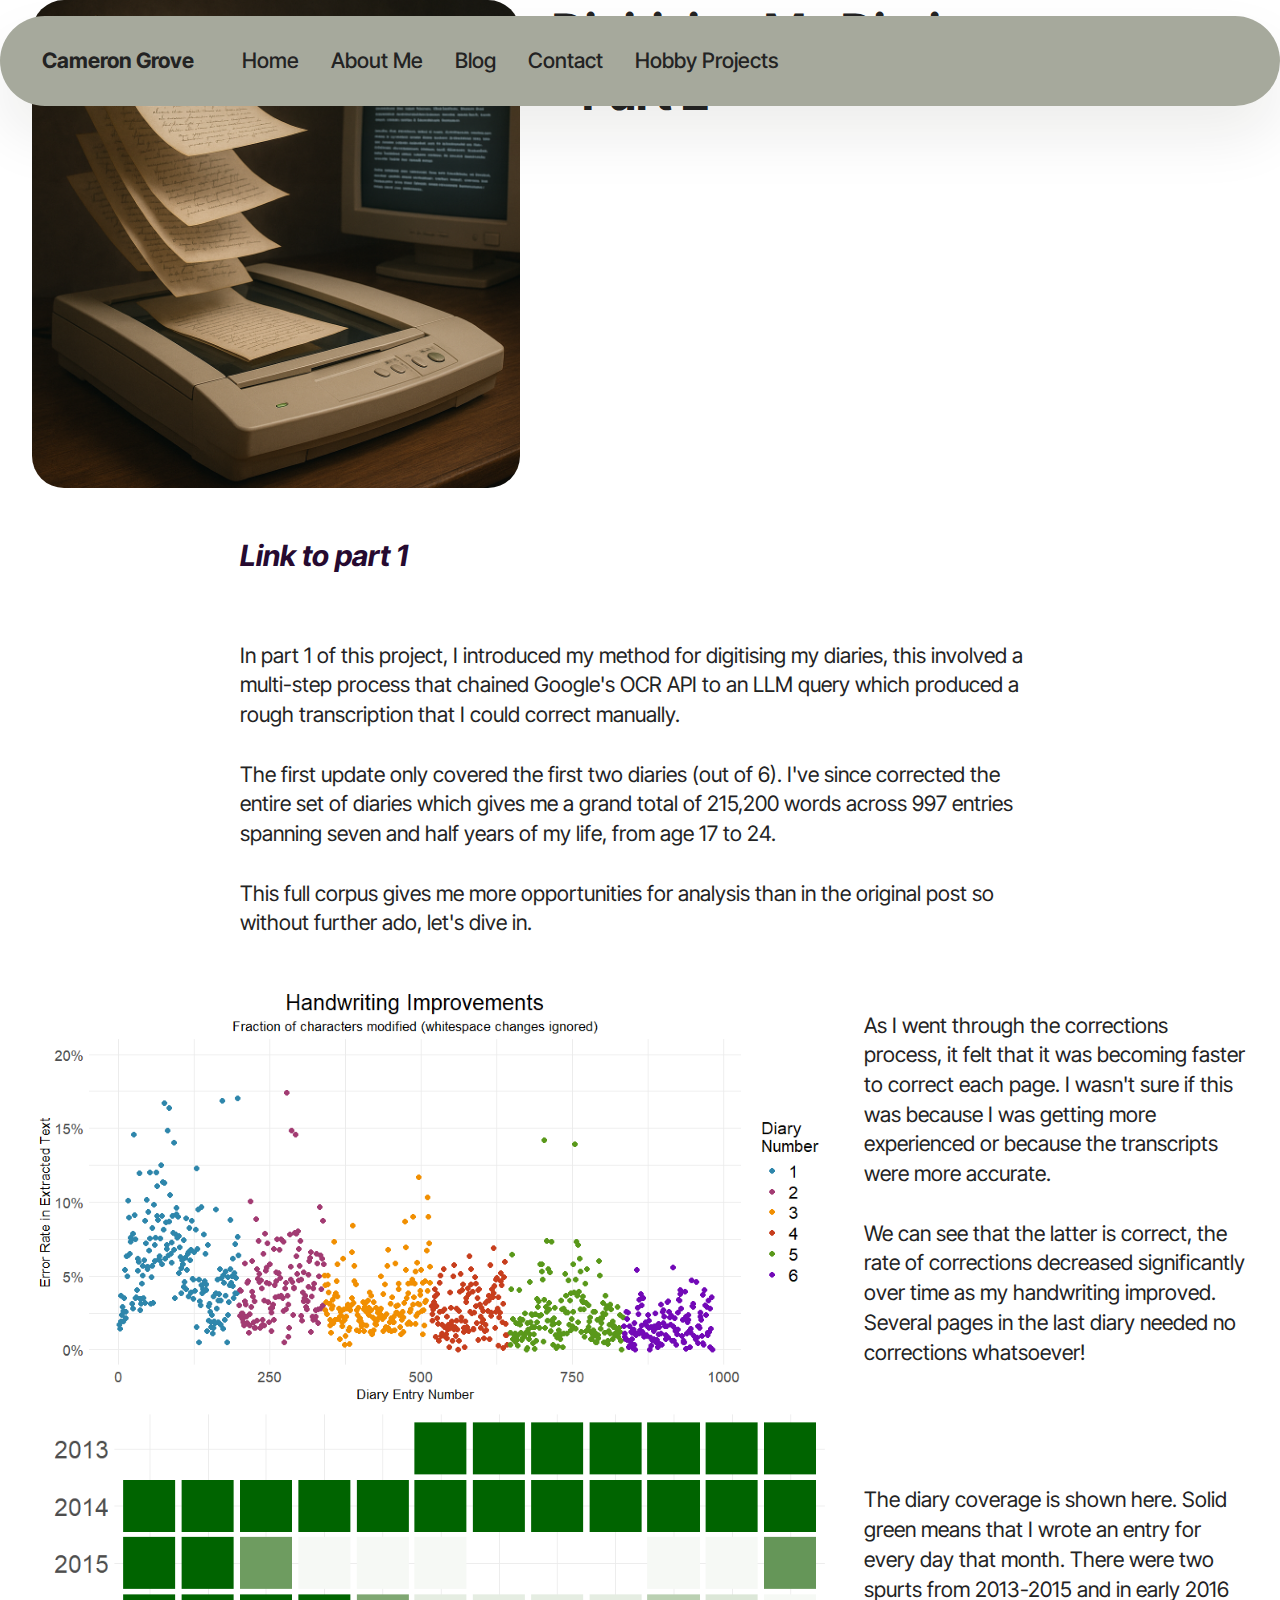
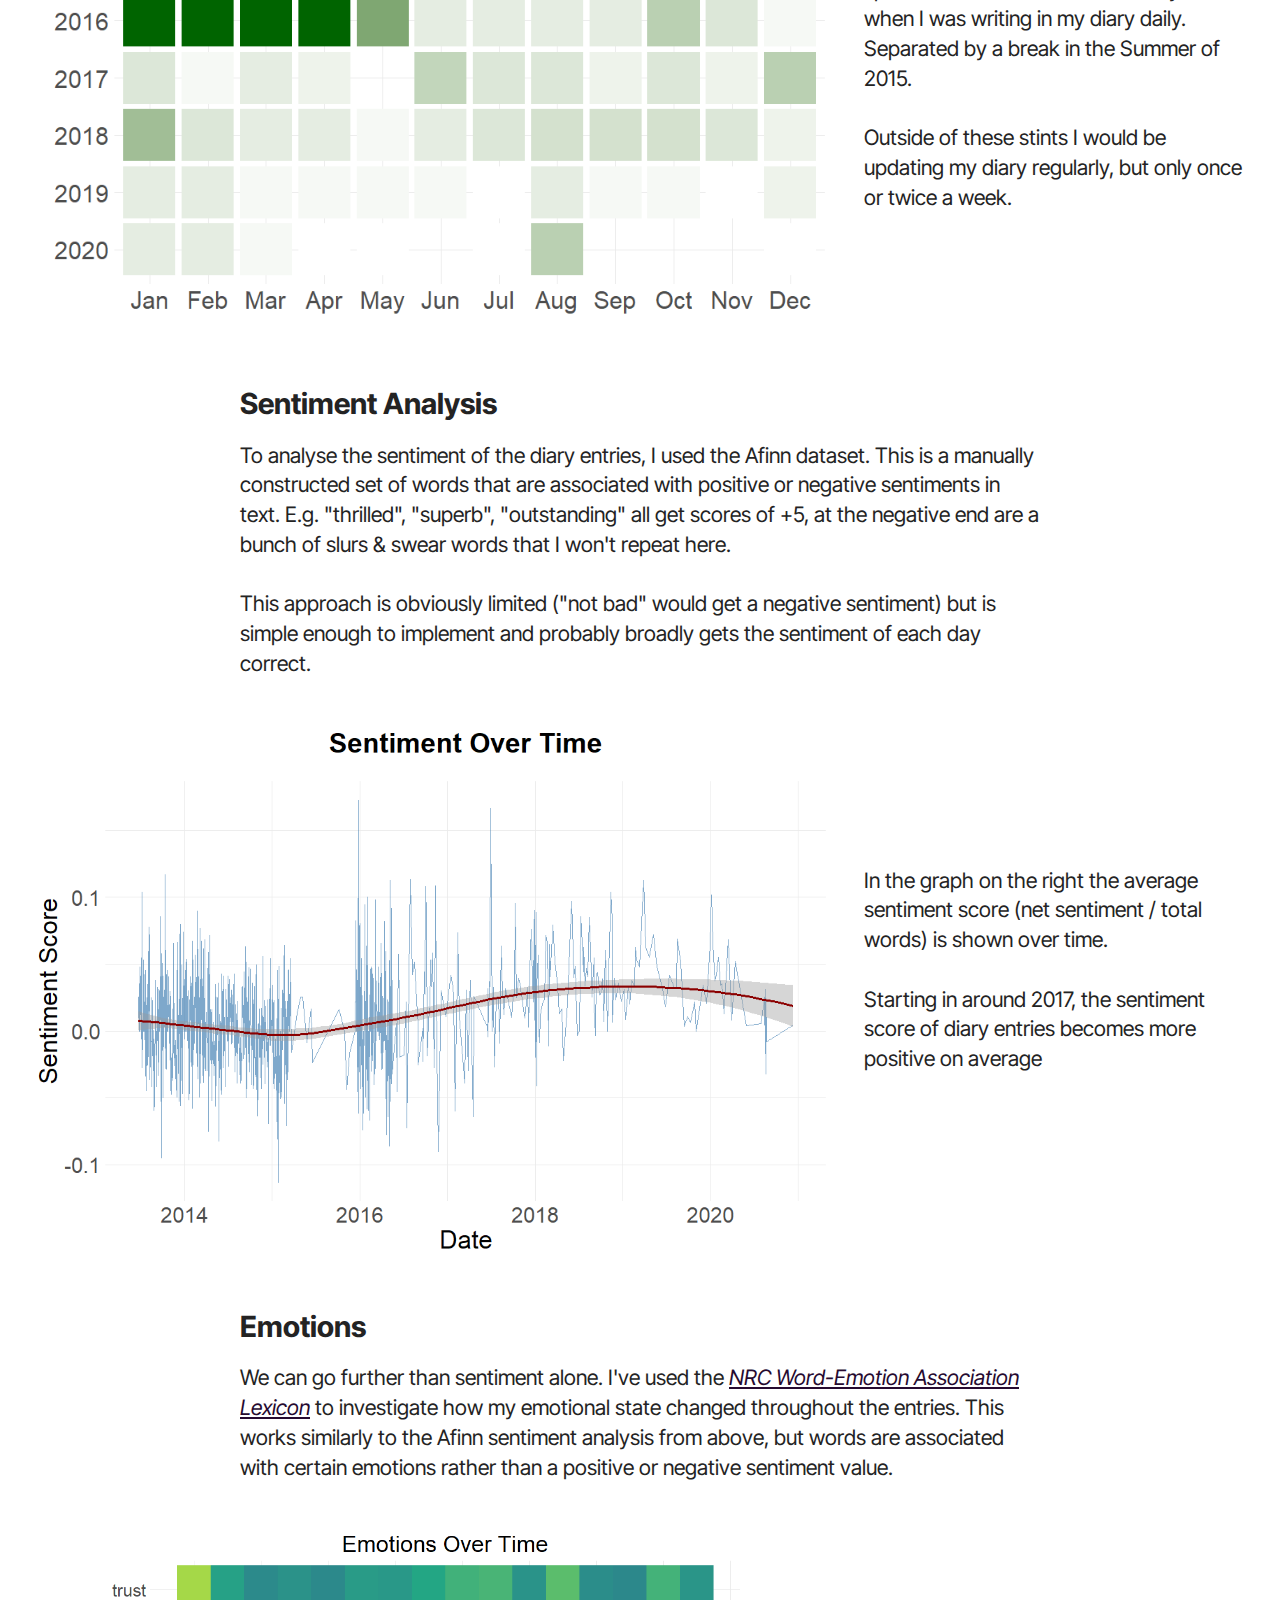
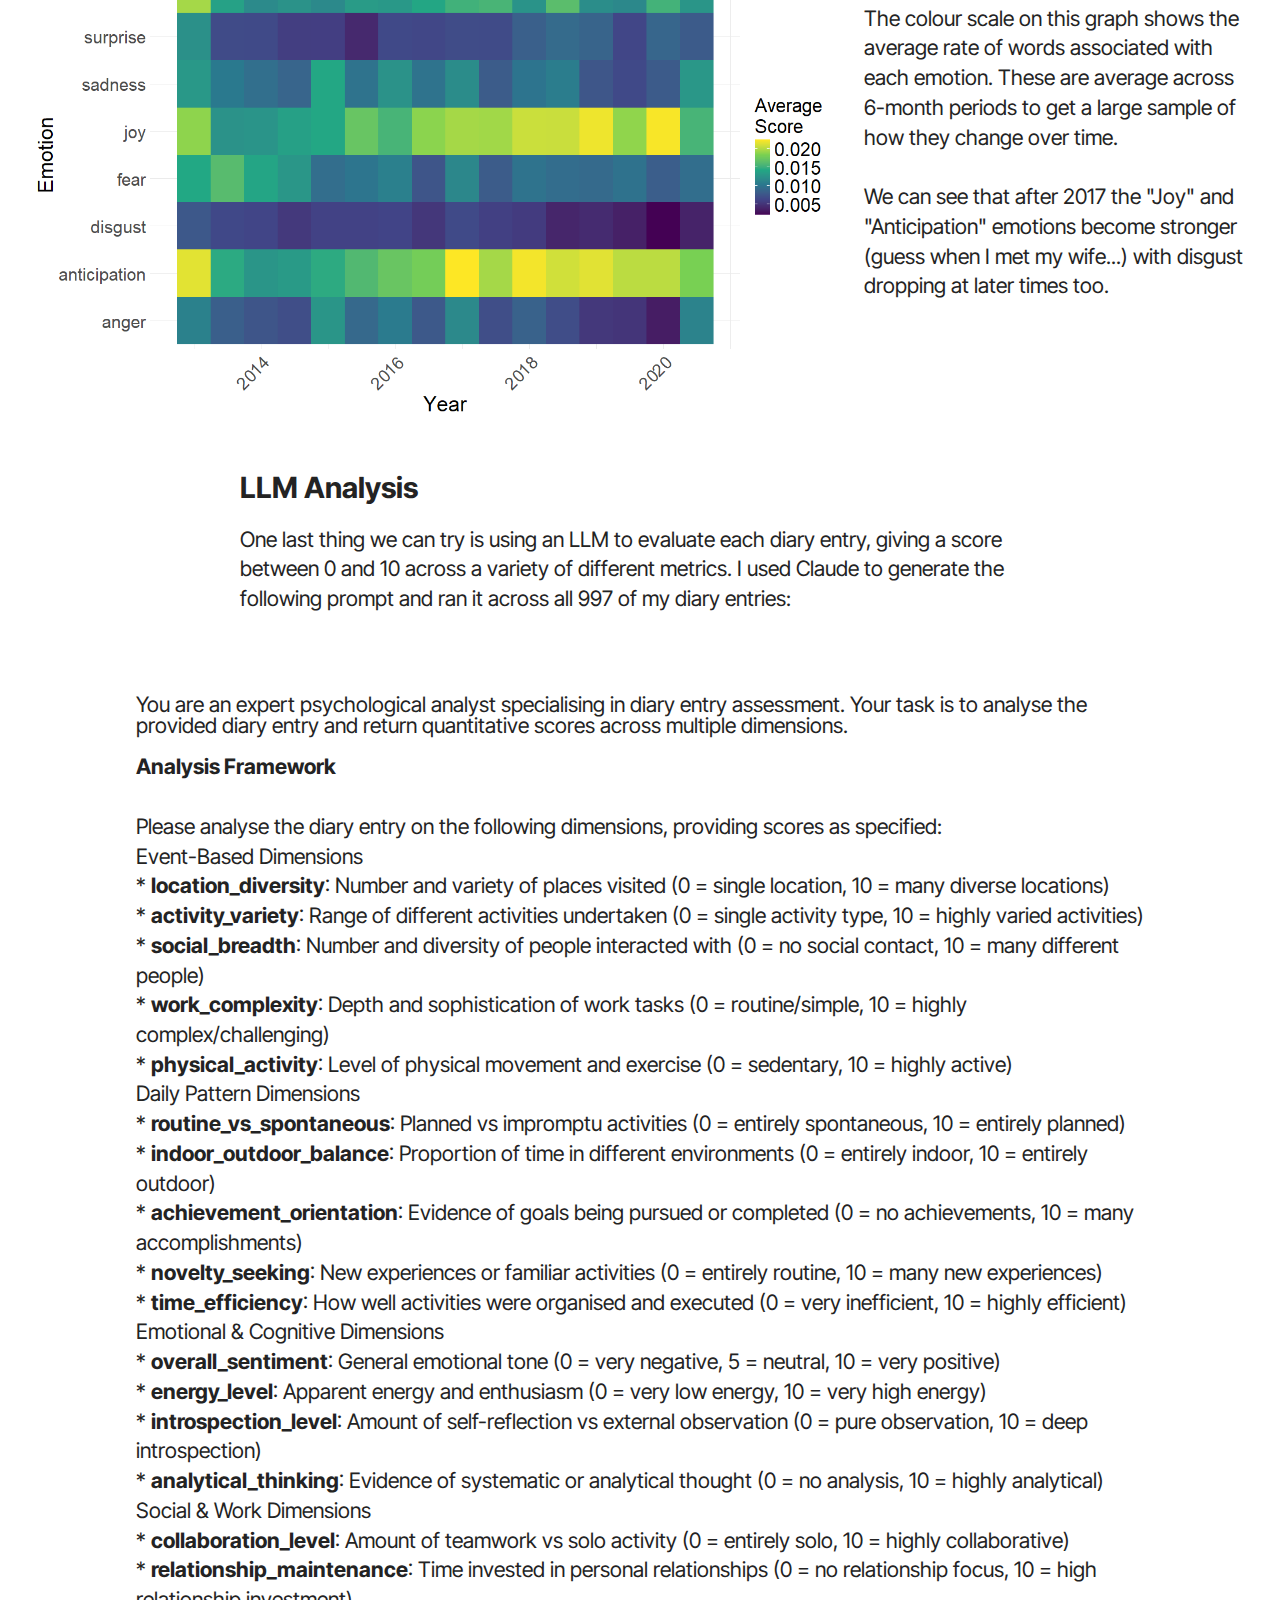
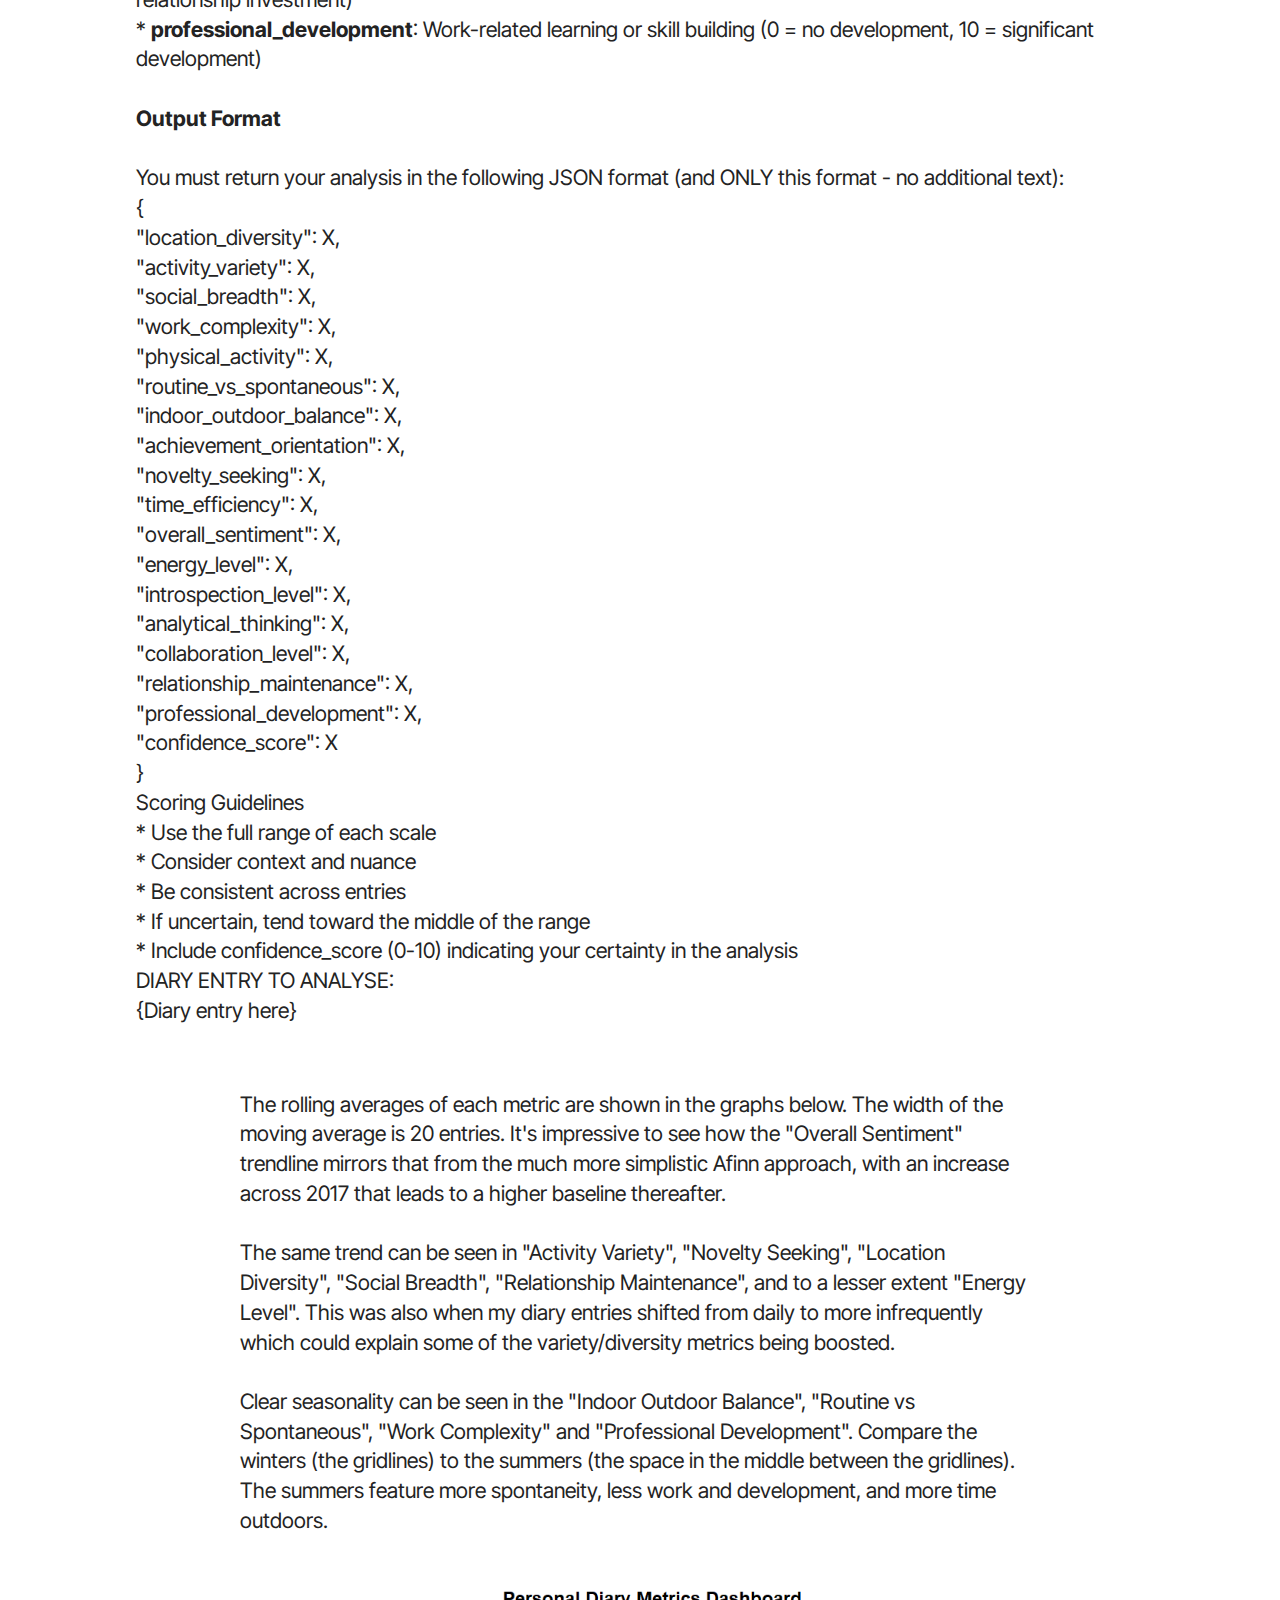
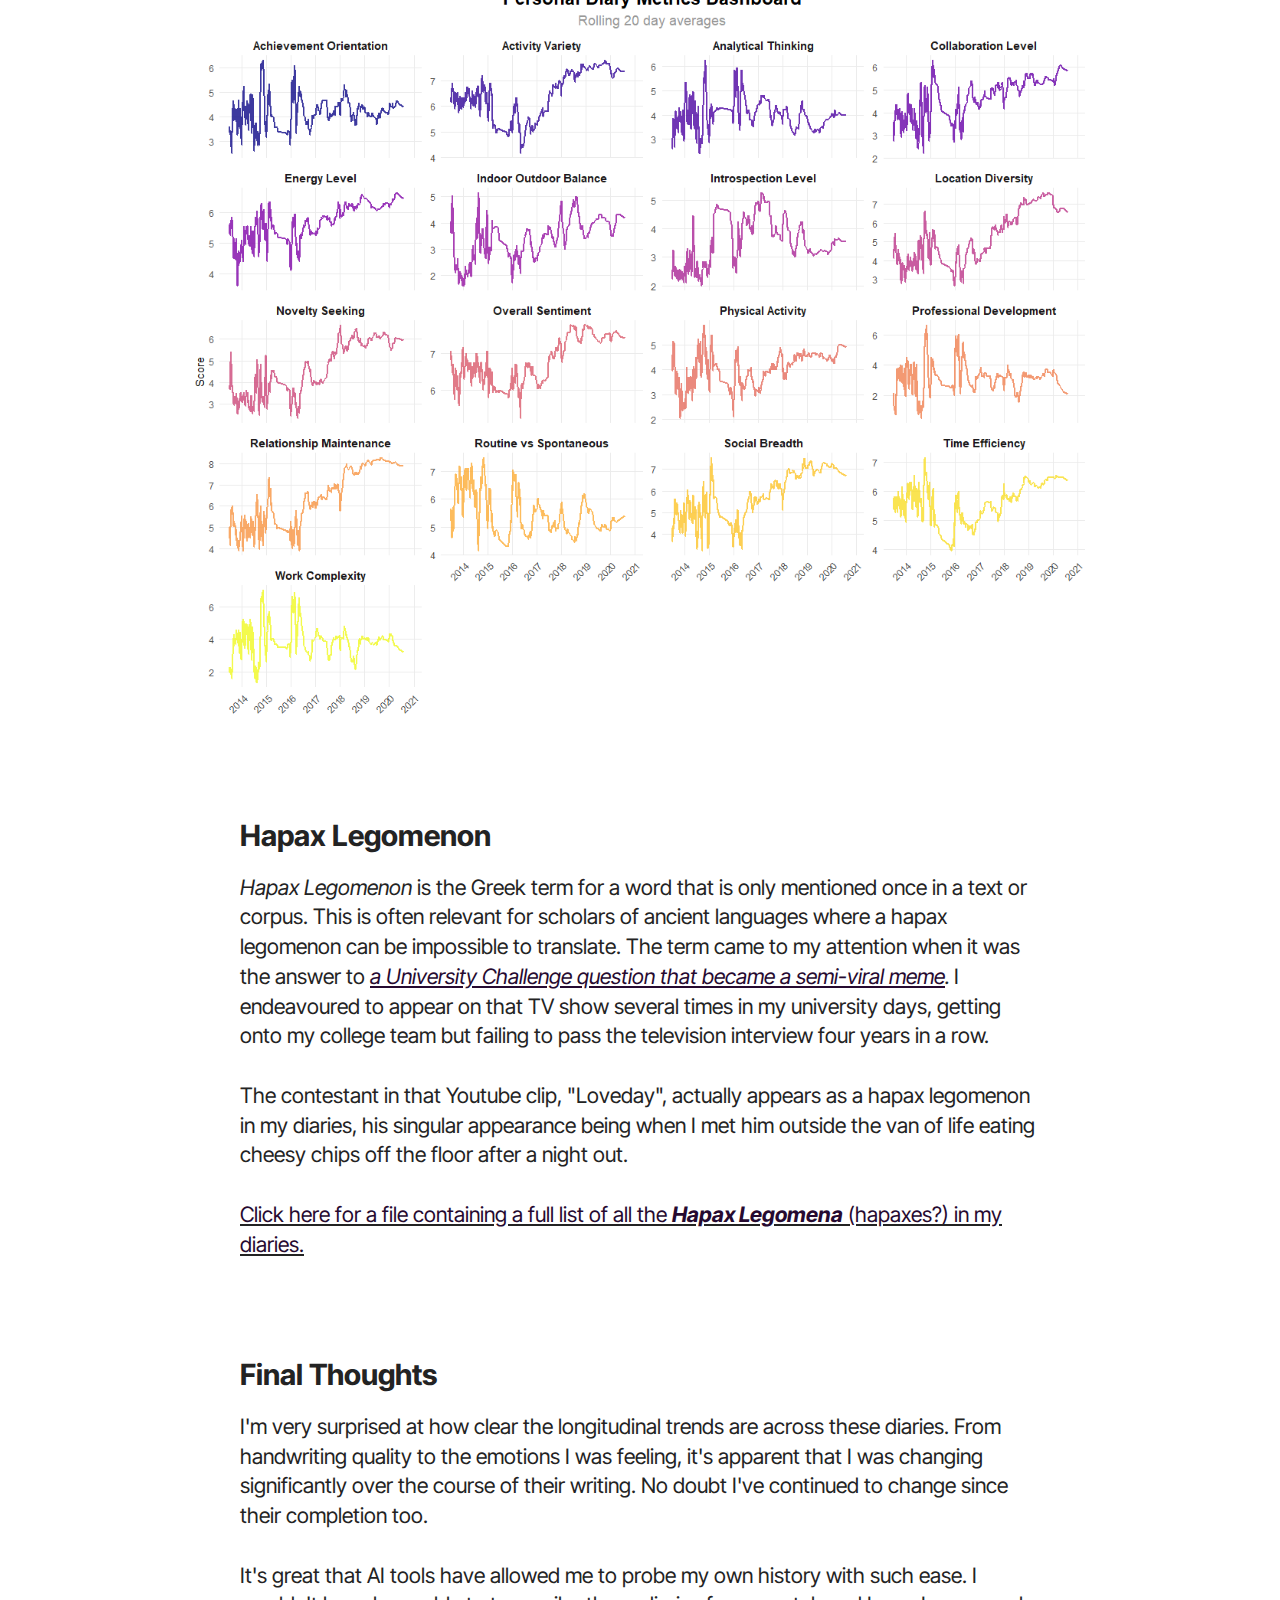
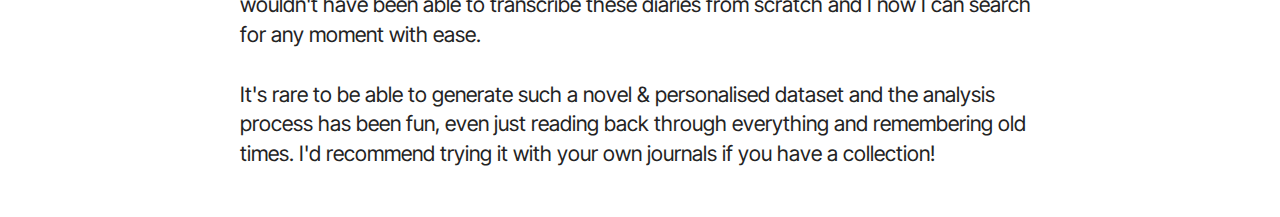
<file: diary2.html>
<!DOCTYPE html>
<html  >
<head>
    	<!-- Google tag (gtag.js) -->
<script async src="https://www.googletagmanager.com/gtag/js?id=G-G8YXQGXPX5"></script>
<script>
  window.dataLayer = window.dataLayer || [];
  function gtag(){dataLayer.push(arguments);}
  gtag('js', new Date());

  gtag('config', 'G-G8YXQGXPX5');
</script>
  <!-- Site made with Mobirise Website Builder v5.9.18, https://mobirise.com -->
  <meta charset="UTF-8">
  <meta http-equiv="X-UA-Compatible" content="IE=edge">
  <meta name="generator" content="Mobirise v5.9.18, mobirise.com">
  <meta name="viewport" content="width=device-width, initial-scale=1, minimum-scale=1">
  <link rel="shortcut icon" href="assets/images/cwg-icon.png" type="image/x-icon">
  <meta name="description" content="Turning my diaries from handwritten text into a digital document">
  
  
  <title>Digitising my Diaries Part 2</title>
  <link rel="stylesheet" href="assets/web/assets/mobirise-icons2/mobirise2.css">
  <link rel="stylesheet" href="assets/bootstrap/css/bootstrap.min.css">
  <link rel="stylesheet" href="assets/bootstrap/css/bootstrap-grid.min.css">
  <link rel="stylesheet" href="assets/bootstrap/css/bootstrap-reboot.min.css">
  <link rel="stylesheet" href="assets/dropdown/css/style.css">
  <link rel="stylesheet" href="assets/theme/css/style.css">
  <link rel="preload" href="https://fonts.googleapis.com/css?family=Inter+Tight:100,200,300,400,500,600,700,800,900,100i,200i,300i,400i,500i,600i,700i,800i,900i&display=swap" as="style" onload="this.onload=null;this.rel='stylesheet'">
  <noscript><link rel="stylesheet" href="https://fonts.googleapis.com/css?family=Inter+Tight:100,200,300,400,500,600,700,800,900,100i,200i,300i,400i,500i,600i,700i,800i,900i&display=swap"></noscript>
  <link rel="preload" as="style" href="assets/mobirise/css/mbr-additional.css?v=WpISLC"><link rel="stylesheet" href="assets/mobirise/css/mbr-additional.css?v=WpISLC" type="text/css">

  
  
  
</head>
<body>
  
  <section data-bs-version="5.1" class="menu menu1 cid-uxIo30R6fm" once="menu" id="menu01-25">
	

	<nav class="navbar navbar-dropdown navbar-expand-lg">
		<div class="container">
			<div class="navbar-brand">
				
				<span class="navbar-caption-wrap"><a class="navbar-caption text-black text-primary display-4" href="index.html">Cameron Grove</a></span>
			</div>
			<button class="navbar-toggler" type="button" data-toggle="collapse" data-bs-toggle="collapse" data-target="#navbarSupportedContent" data-bs-target="#navbarSupportedContent" aria-controls="navbarNavAltMarkup" aria-expanded="false" aria-label="Toggle navigation">
				<div class="hamburger">
					<span></span>
					<span></span>
					<span></span>
					<span></span>
				</div>
			</button>
			<div class="collapse navbar-collapse" id="navbarSupportedContent">
				<ul class="navbar-nav nav-dropdown nav-right" data-app-modern-menu="true"><li class="nav-item"><a class="nav-link link text-black text-primary display-4" href="index.html">Home</a></li><li class="nav-item">
						<a class="nav-link link text-black text-primary display-4" href="about.html">About Me</a>
					</li>
					<li class="nav-item">
						<a class="nav-link link text-black text-primary display-4" href="https://baseballaheadinthecount.blogspot.com/" aria-expanded="false" target="_blank">Blog</a>
					</li>
					<li class="nav-item">
						<a class="nav-link link text-black text-primary display-4" href="contact.html">Contact</a>
					</li><li class="nav-item"><a class="nav-link link text-black text-primary display-4" href="projects.html">Hobby Projects</a></li></ul>
				
				
			</div>
		</div>
	</nav>
</section>

<section data-bs-version="5.1" class="header1 cid-uUSIHahXKl" id="header01-26">
	

	
	

	<div class="container">
		<div class="row justify-content-center">
			<div class="col-12 col-md-12 col-lg-5 image-wrapper">
				<img class="w-100" src="assets/images/chatgpt-image-jul-29-2025-11-00-25-am.png" alt="Diary">
			</div>
			<div class="col-12 col-lg col-md-12">
				<div class="text-wrapper align-left">
					<h1 class="mbr-section-title mbr-fonts-style mb-4 display-2"><strong>Digitising My Diaries</strong><br><strong>- Part 2</strong></h1>
					
					
				</div>
			</div>
		</div>
	</div>
</section>

<section data-bs-version="5.1" class="content4 cid-uUSIN98IWk" id="list02-27">
    

    
    
    <div class="container">
        <div class="row justify-content-center">
            <div class="col-lg-8">
                <div class="title col-md-12 mb-5">
                    
                    
                </div>
                <div class="item features-without-image col-12">
                    <div class="item-wrapper">
                        <div class="card-box align-left">
                            <h5 class="card-title mbr-fonts-style mb-3 display-5"><a href="diary.html" class="text-primary" target="_blank"><strong><em>Link to part 1</em></strong></a></h5>
                            
                        </div>
                    </div>
                </div>
                
                
            </div>
        </div>
    </div>
</section>

<section data-bs-version="5.1" class="content4 cid-uUSISYUr2G" id="list02-29">
    

    
    
    <div class="container">
        <div class="row justify-content-center">
            <div class="col-lg-8">
                <div class="title col-md-12 mb-5">
                    
                    
                </div>
                <div class="item features-without-image col-12">
                    <div class="item-wrapper">
                        <div class="card-box align-left">
                            
                            <p class="card-text mbr-fonts-style mb-5 display-7">In part 1 of this project, I introduced my method for digitising my diaries, this involved a multi-step process that chained Google's OCR API to an LLM query which produced a rough transcription that I could correct manually.<br><br>The first update only covered the first two diaries (out of 6). I've since corrected the entire set of diaries which gives me a grand total of 215,200 words across 997 entries spanning seven and half years of my life, from age 17 to 24.<br><br>This full corpus gives me more opportunities for analysis than in the original post so without further ado, let's dive in.</p>
                        </div>
                    </div>
                </div>
                
                
            </div>
        </div>
    </div>
</section>

<section data-bs-version="5.1" class="image2 cid-uUTybAYM70" id="image2-2a">
    

    
    

    <div class="container">
        <div class="row align-items-center">
            <div class="col-12 col-lg-8">
                <div class="image-wrapper">
                    <img src="assets/images/image-all-diaries.png" alt="">
                    
                </div>
            </div>
            <div class="col-12 col-lg">
                <div class="text-wrapper">
                    
                    <p class="mbr-text mbr-fonts-style display-7">As I went through the corrections process, it felt that it was becoming faster to correct each page. I wasn't sure if this was because I was getting more experienced or because the transcripts were more accurate.<br><br>We can see that the latter is correct, the rate of corrections decreased significantly over time as my handwriting improved. Several pages in the last diary needed no corrections whatsoever!</p>
                </div>
            </div>
        </div>
    </div>
</section>

<section data-bs-version="5.1" class="image2 cid-uUTyI0wX0n" id="image2-2b">
    

    
    

    <div class="container">
        <div class="row align-items-center">
            <div class="col-12 col-lg-8">
                <div class="image-wrapper">
                    <img src="assets/images/coverage-diaries.png" alt="">
                    
                </div>
            </div>
            <div class="col-12 col-lg">
                <div class="text-wrapper">
                    
                    <p class="mbr-text mbr-fonts-style display-7">The diary coverage is shown here. Solid green means that I wrote an entry for every day that month. There were two spurts from 2013-2015 and in early 2016 when I was writing in my diary daily. Separated by a break in the Summer of 2015.<br><br>Outside of these stints I would be updating my diary regularly, but only once or twice a week.<br><br></p>
                </div>
            </div>
        </div>
    </div>
</section>

<section data-bs-version="5.1" class="content4 cid-uUYFmUItrl" id="list02-2f">
    

    
    
    <div class="container">
        <div class="row justify-content-center">
            <div class="col-lg-8">
                <div class="title col-md-12 mb-5">
                    
                    
                </div>
                <div class="item features-without-image col-12">
                    <div class="item-wrapper">
                        <div class="card-box align-left">
                            <h5 class="card-title mbr-fonts-style mb-3 display-5">
                                <strong>Sentiment Analysis</strong></h5>
                            <p class="card-text mbr-fonts-style mb-5 display-7">To analyse the sentiment of the diary entries, I used the Afinn dataset. This is a manually constructed set of words that are associated with positive or negative sentiments in text. E.g. "thrilled", "superb", "outstanding" all get scores of +5, at the negative end are a bunch of slurs &amp; swear words that I won't repeat here.<br><br>This approach is obviously limited ("not bad" would get a negative sentiment) but is simple enough to implement and probably broadly gets the sentiment of each day correct.</p>
                        </div>
                    </div>
                </div>
                
                
            </div>
        </div>
    </div>
</section>

<section data-bs-version="5.1" class="image2 cid-uUTyIDGgwj" id="image2-2c">
    

    
    

    <div class="container">
        <div class="row align-items-center">
            <div class="col-12 col-lg-8">
                <div class="image-wrapper">
                    <img src="assets/images/sentiment-score-time.png" alt="">
                    
                </div>
            </div>
            <div class="col-12 col-lg">
                <div class="text-wrapper">
                    
                    <p class="mbr-text mbr-fonts-style display-7">In the graph on the right the average sentiment score (net sentiment / total words) is shown over time.<br><br>Starting in around 2017, the sentiment score of diary entries becomes more positive on average<br><br></p>
                </div>
            </div>
        </div>
    </div>
</section>

<section data-bs-version="5.1" class="content4 cid-uUZc5oiuuz" id="list02-2g">
    

    
    
    <div class="container">
        <div class="row justify-content-center">
            <div class="col-lg-8">
                <div class="title col-md-12 mb-5">
                    
                    
                </div>
                <div class="item features-without-image col-12">
                    <div class="item-wrapper">
                        <div class="card-box align-left">
                            <h5 class="card-title mbr-fonts-style mb-3 display-5">
                                <strong>Emotions</strong></h5>
                            <p class="card-text mbr-fonts-style mb-5 display-7">
                                We can go further than sentiment alone. I've used the <a href="https://saifmohammad.com/WebPages/NRC-Emotion-Lexicon.htm" class="text-primary" target="_blank"><em><u>NRC Word-Emotion Association Lexicon</u></em></a>&nbsp;to investigate how my emotional state changed throughout the entries. This works similarly to the Afinn sentiment analysis from above, but words are associated with certain emotions rather than a positive or negative sentiment value.<br></p>
                        </div>
                    </div>
                </div>
                
                
            </div>
        </div>
    </div>
</section>

<section data-bs-version="5.1" class="image2 cid-uUTz7GSBUG" id="image2-2d">
    

    
    

    <div class="container">
        <div class="row align-items-center">
            <div class="col-12 col-lg-8">
                <div class="image-wrapper">
                    <img src="assets/images/emotions-over-time.png" alt="">
                    
                </div>
            </div>
            <div class="col-12 col-lg">
                <div class="text-wrapper">
                    
                    <p class="mbr-text mbr-fonts-style display-7">The colour scale on this graph shows the average rate of words associated with each emotion. These are average across 6-month periods to get a large sample of how they change over time.<br><br>We can see that after 2017 the "Joy" and "Anticipation" emotions become stronger (guess when I met my wife...) with disgust dropping at later times too.<br><br></p>
                </div>
            </div>
        </div>
    </div>
</section>

<section data-bs-version="5.1" class="content4 cid-uUYxt5JUUR" id="list02-2e">
    

    
    
    <div class="container">
        <div class="row justify-content-center">
            <div class="col-lg-8">
                <div class="title col-md-12 mb-5">
                    
                    
                </div>
                <div class="item features-without-image col-12">
                    <div class="item-wrapper">
                        <div class="card-box align-left">
                            <h5 class="card-title mbr-fonts-style mb-3 display-5">
                                <strong>LLM Analysis</strong></h5>
                            <p class="card-text mbr-fonts-style mb-5 display-7">One last thing we can try is using an LLM to evaluate each diary entry, giving a score between 0 and 10 across a variety of different metrics. I used Claude to generate the following prompt and ran it across all 997 of my diary entries:<br></p>
                        </div>
                    </div>
                </div>
                
                
            </div>
        </div>
    </div>
</section>

<section data-bs-version="5.1" class="article07 cid-uV0XKbmWij" id="article19-2j">
  

  
  
  <div class="container">
    <div class="row justify-content-center">
      <div class="card col-md-12 col-lg-10">
        <div class="card-wrapper">
          
          <div class="card-box align-left mt-4">
            <div class="mbr-text counter-container mbr-fonts-style display-7"><p>You are an expert psychological analyst specialising in diary entry assessment. Your task is to analyse the provided diary entry and return quantitative scores across multiple dimensions.</p><p>
</p><div><strong>Analysis Framework</strong></div><div><strong><br></strong></div><div><strong>
</strong></div><div>Please analyse the diary entry on the following dimensions, providing scores as specified:
</div><div>Event-Based Dimensions
</div><div>* <strong>location_diversity</strong>: Number and variety of places visited (0 = single location, 10 = many diverse locations)
</div><div>* <strong>activity_variety</strong>: Range of different activities undertaken (0 = single activity type, 10 = highly varied activities)
</div><div>* <strong>social_breadth</strong>: Number and diversity of people interacted with (0 = no social contact, 10 = many different people)
</div><div>* <strong>work_complexity</strong>: Depth and sophistication of work tasks (0 = routine/simple, 10 = highly complex/challenging)
</div><div>* <strong>physical_activity</strong>: Level of physical movement and exercise (0 = sedentary, 10 = highly active)
</div><div>Daily Pattern Dimensions
</div><div>* <strong>routine_vs_spontaneous</strong>: Planned vs impromptu activities (0 = entirely spontaneous, 10 = entirely planned)
</div><div>* <strong>indoor_outdoor_balance</strong>: Proportion of time in different environments (0 = entirely indoor, 10 = entirely outdoor)
</div><div>* <strong>achievement_orientation</strong>: Evidence of goals being pursued or completed (0 = no achievements, 10 = many accomplishments)
</div><div>* <strong>novelty_seeking</strong>: New experiences or familiar activities (0 = entirely routine, 10 = many new experiences)
</div><div>* <strong>time_efficiency</strong>: How well activities were organised and executed (0 = very inefficient, 10 = highly efficient)
</div><div>Emotional &amp; Cognitive Dimensions
</div><div>* <strong>overall_sentiment</strong>: General emotional tone (0 = very negative, 5 = neutral, 10 = very positive)
</div><div>* <strong>energy_level</strong>: Apparent energy and enthusiasm (0 = very low energy, 10 = very high energy)
</div><div>* <strong>introspection_level</strong>: Amount of self-reflection vs external observation (0 = pure observation, 10 = deep introspection)
</div><div>* <strong>analytical_thinking</strong>: Evidence of systematic or analytical thought (0 = no analysis, 10 = highly analytical)
</div><div>Social &amp; Work Dimensions
</div><div>* <strong>collaboration_level</strong>: Amount of teamwork vs solo activity (0 = entirely solo, 10 = highly collaborative)
</div><div>* <strong>relationship_maintenance</strong>: Time invested in personal relationships (0 = no relationship focus, 10 = high relationship investment)
</div><div>* <strong>professional_development</strong>: Work-related learning or skill building (0 = no development, 10 = significant development)</div><div><br></div><div>
</div><div><strong>Output Format</strong></div><div><strong><br></strong></div><div><strong>
</strong></div><div>You must return your analysis in the following JSON format (and ONLY this format - no additional text):
</div><div>{
</div><div>"location_diversity": X,
</div><div>"activity_variety": X,
</div><div>"social_breadth": X,
</div><div>"work_complexity": X,
</div><div>"physical_activity": X,
</div><div>"routine_vs_spontaneous": X,
</div><div>"indoor_outdoor_balance": X,
</div><div>"achievement_orientation": X,
</div><div>"novelty_seeking": X,
</div><div>"time_efficiency": X,
</div><div>"overall_sentiment": X,
</div><div>"energy_level": X,
</div><div>"introspection_level": X,
</div><div>"analytical_thinking": X,
</div><div>"collaboration_level": X,
</div><div>"relationship_maintenance": X,
</div><div>"professional_development": X,
</div><div>"confidence_score": X
</div><div>}
</div><div>Scoring Guidelines
</div><div>* Use the full range of each scale
</div><div>* Consider context and nuance
</div><div>* Be consistent across entries
</div><div>* If uncertain, tend toward the middle of the range
</div><div>* Include confidence_score (0-10) indicating your certainty in the analysis
</div><div>DIARY ENTRY TO ANALYSE:
</div><div>{Diary entry here}</div><div>
</div><p></p></div>
          </div>
        </div>
      </div>
    </div>
  </div>
</section>

<section data-bs-version="5.1" class="content4 cid-uV0YykufjM" id="list02-2k">
    

    
    
    <div class="container">
        <div class="row justify-content-center">
            <div class="col-lg-8">
                <div class="title col-md-12 mb-5">
                    
                    
                </div>
                <div class="item features-without-image col-12">
                    <div class="item-wrapper">
                        <div class="card-box align-left">
                            
                            <p class="card-text mbr-fonts-style mb-5 display-7">
                                The rolling averages of each metric are shown in the graphs below. The width of the moving average is 20 entries. It's impressive to see how the "Overall Sentiment" trendline mirrors that from the much more simplistic Afinn approach, with an increase across 2017 that leads to a higher baseline thereafter.<br><br>The same trend can be seen in "Activity Variety", "Novelty Seeking", "Location Diversity", "Social Breadth", "Relationship Maintenance", and to a lesser extent "Energy Level". This was also when my diary entries shifted from daily to more infrequently which could explain some of the variety/diversity metrics being boosted.<br><br>Clear seasonality can be seen in the "Indoor Outdoor Balance", "Routine vs Spontaneous", "Work Complexity" and "Professional Development". Compare the winters (the gridlines) to the summers (the space in the middle between the gridlines). The summers feature more spontaneity, less work and development, and more time outdoors.</p>
                        </div>
                    </div>
                </div>
                
                
            </div>
        </div>
    </div>
</section>

<section data-bs-version="5.1" class="image01 cid-uV0WMp65IH" id="image01-2i">
  

  
  

  <div class="container">
    <div class="row justify-content-center">
      <div class="col-12 col-lg-9">
        <div class="image-wrapper mb-4">
          <img class="w-100" src="assets/images/claude-scores.png" alt="">
        </div>
        
        
      </div>
    </div>
  </div>
</section>

<section data-bs-version="5.1" class="content4 cid-uUZgwLJyEs" id="list02-2h">
    

    
    
    <div class="container">
        <div class="row justify-content-center">
            <div class="col-lg-8">
                <div class="title col-md-12 mb-5">
                    
                    
                </div>
                <div class="item features-without-image col-12">
                    <div class="item-wrapper">
                        <div class="card-box align-left">
                            <h5 class="card-title mbr-fonts-style mb-3 display-5"><strong>Hapax Legomenon</strong></h5>
                            <p class="card-text mbr-fonts-style mb-5 display-7"><em>Hapax Legomenon</em>&nbsp;is the Greek term for a word that is only mentioned once in a text or corpus. This is often relevant for scholars of ancient languages where a hapax legomenon can be impossible to translate. The term came to my attention when it was the answer to <a href="https://www.youtube.com/watch?v=JeDk7QtwwBw" class="text-primary" target="_blank" style="font-style: italic;"><em style=""><u>a University Challenge question that became a semi-viral meme</u></em></a><em>.</em><strong style="font-style: italic;">&nbsp;</strong>I endeavoured to appear on that TV show several times in my university days, getting onto my college team but failing to pass the television interview four years in a row.<br><br>The contestant in that Youtube clip, "Loveday", actually appears as a hapax legomenon in my diaries, his singular appearance being when I met him outside the van of life eating cheesy chips off the floor after a night out.<br><br><u><a href="assets/files/Hapaxes.xlsx" class="text-primary" target="_blank">Click here for a file containing a full list of all the <em style=""><strong>Hapax Legomena</strong></em>&nbsp;(hapaxes?) in my diaries.</a></u></p>
                        </div>
                    </div>
                </div>
                
                
            </div>
        </div>
    </div>
</section>

<section data-bs-version="5.1" class="content4 cid-uV10TmnzQu" id="list02-2l">
    

    
    
    <div class="container">
        <div class="row justify-content-center">
            <div class="col-lg-8">
                <div class="title col-md-12 mb-5">
                    
                    
                </div>
                <div class="item features-without-image col-12">
                    <div class="item-wrapper">
                        <div class="card-box align-left">
                            <h5 class="card-title mbr-fonts-style mb-3 display-5"><strong>Final Thoughts</strong></h5>
                            <p class="card-text mbr-fonts-style mb-5 display-7">I'm very surprised at how clear the longitudinal trends are across these diaries. From handwriting quality to the emotions I was feeling, it's apparent that I was changing significantly over the course of their writing. No doubt I've continued to change since their completion too.<br><br>It's great that AI tools have allowed me to probe my own history with such ease. I wouldn't have been able to transcribe these diaries from scratch and I now I can search for any moment with ease. <br><br>It's rare to be able to generate such a novel &amp; personalised dataset and the analysis process has been fun, even just reading back through everything and remembering old times. I'd recommend trying it with your own journals if you have a collection!</p>
                        </div>
                    </div>
                </div>
                
                
            </div>
        </div>
    </div>
</section>
<script src="https://utteranc.es/client.js"
        repo="cejgrove/cejgrove.github.io"
        issue-term="pathname"
        theme="github-light"
        crossorigin="anonymous"
        async>
</script>
<script src="assets/bootstrap/js/bootstrap.bundle.min.js"></script>  <script src="assets/smoothscroll/smooth-scroll.js"></script>  <script src="assets/ytplayer/index.js"></script>  <script src="assets/dropdown/js/navbar-dropdown.js"></script>  <script src="assets/theme/js/script.js"></script>  
  
  
</body>
</html>
</file>
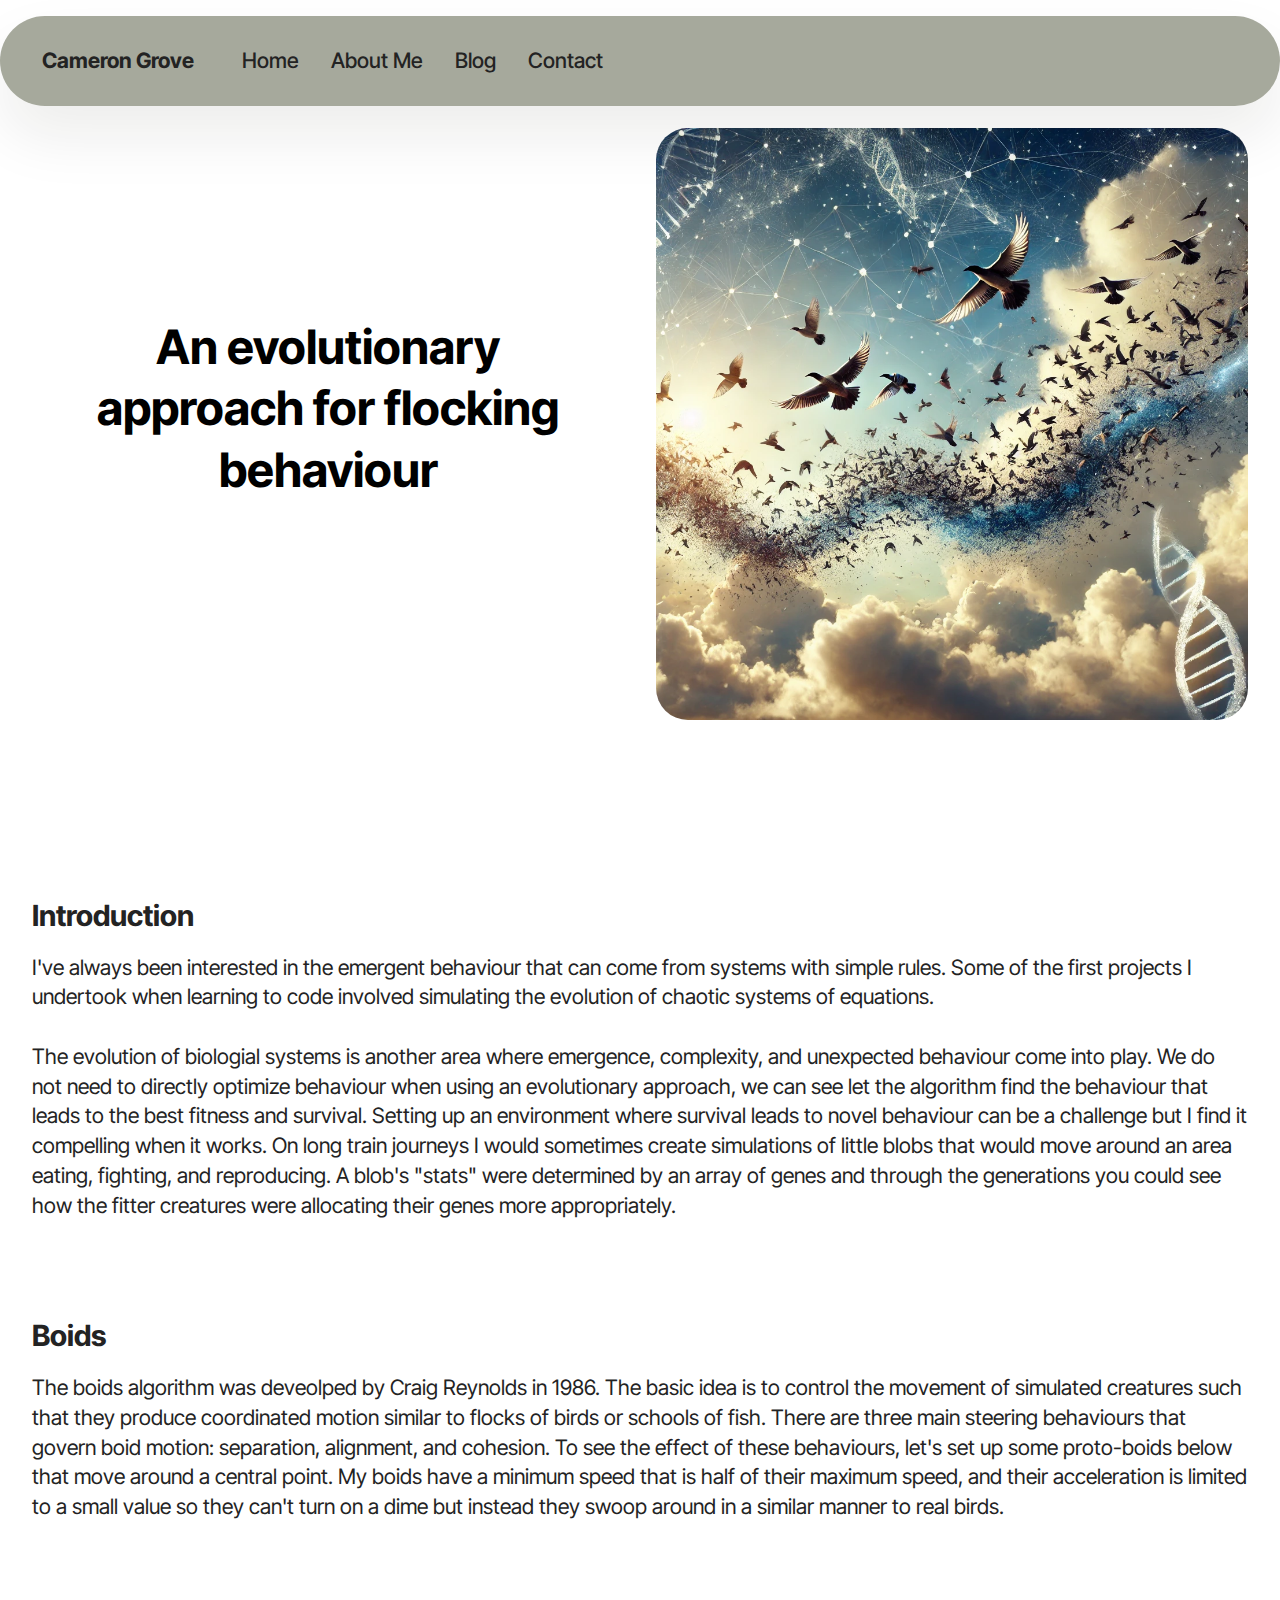
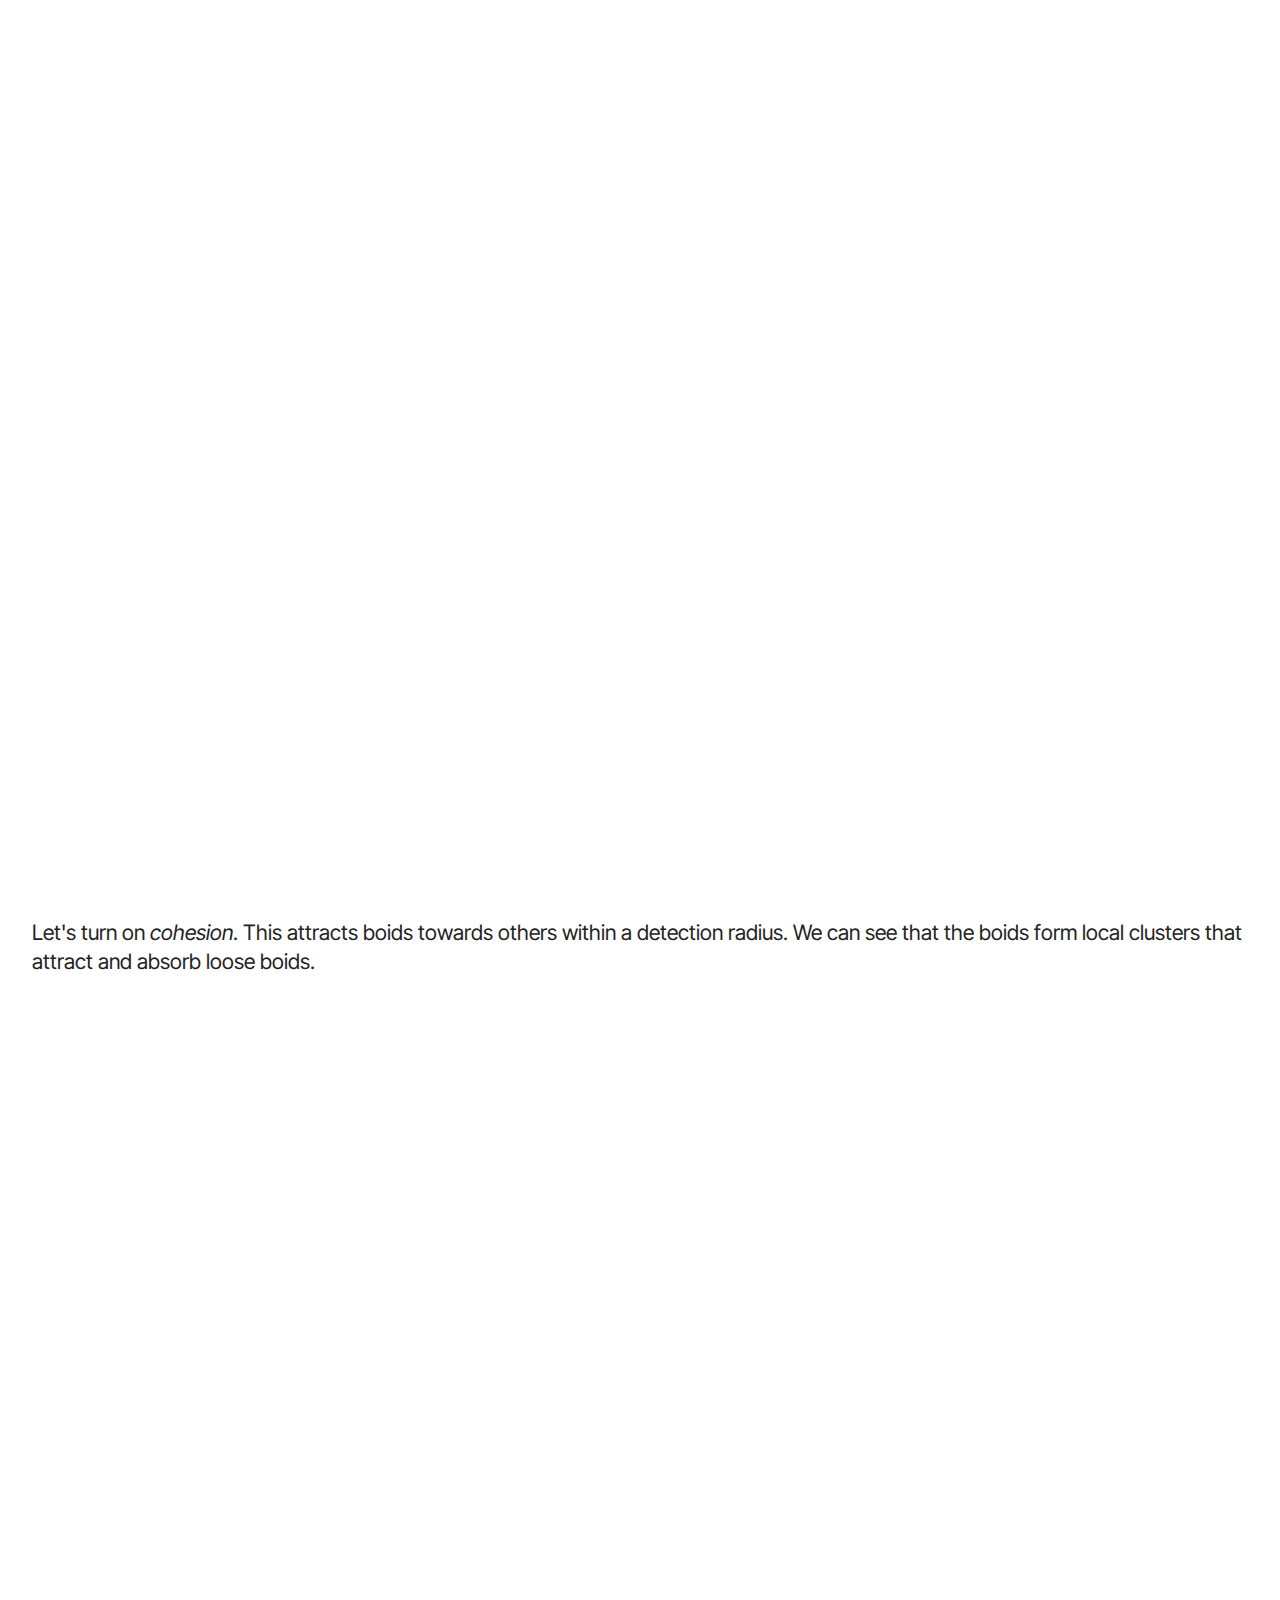
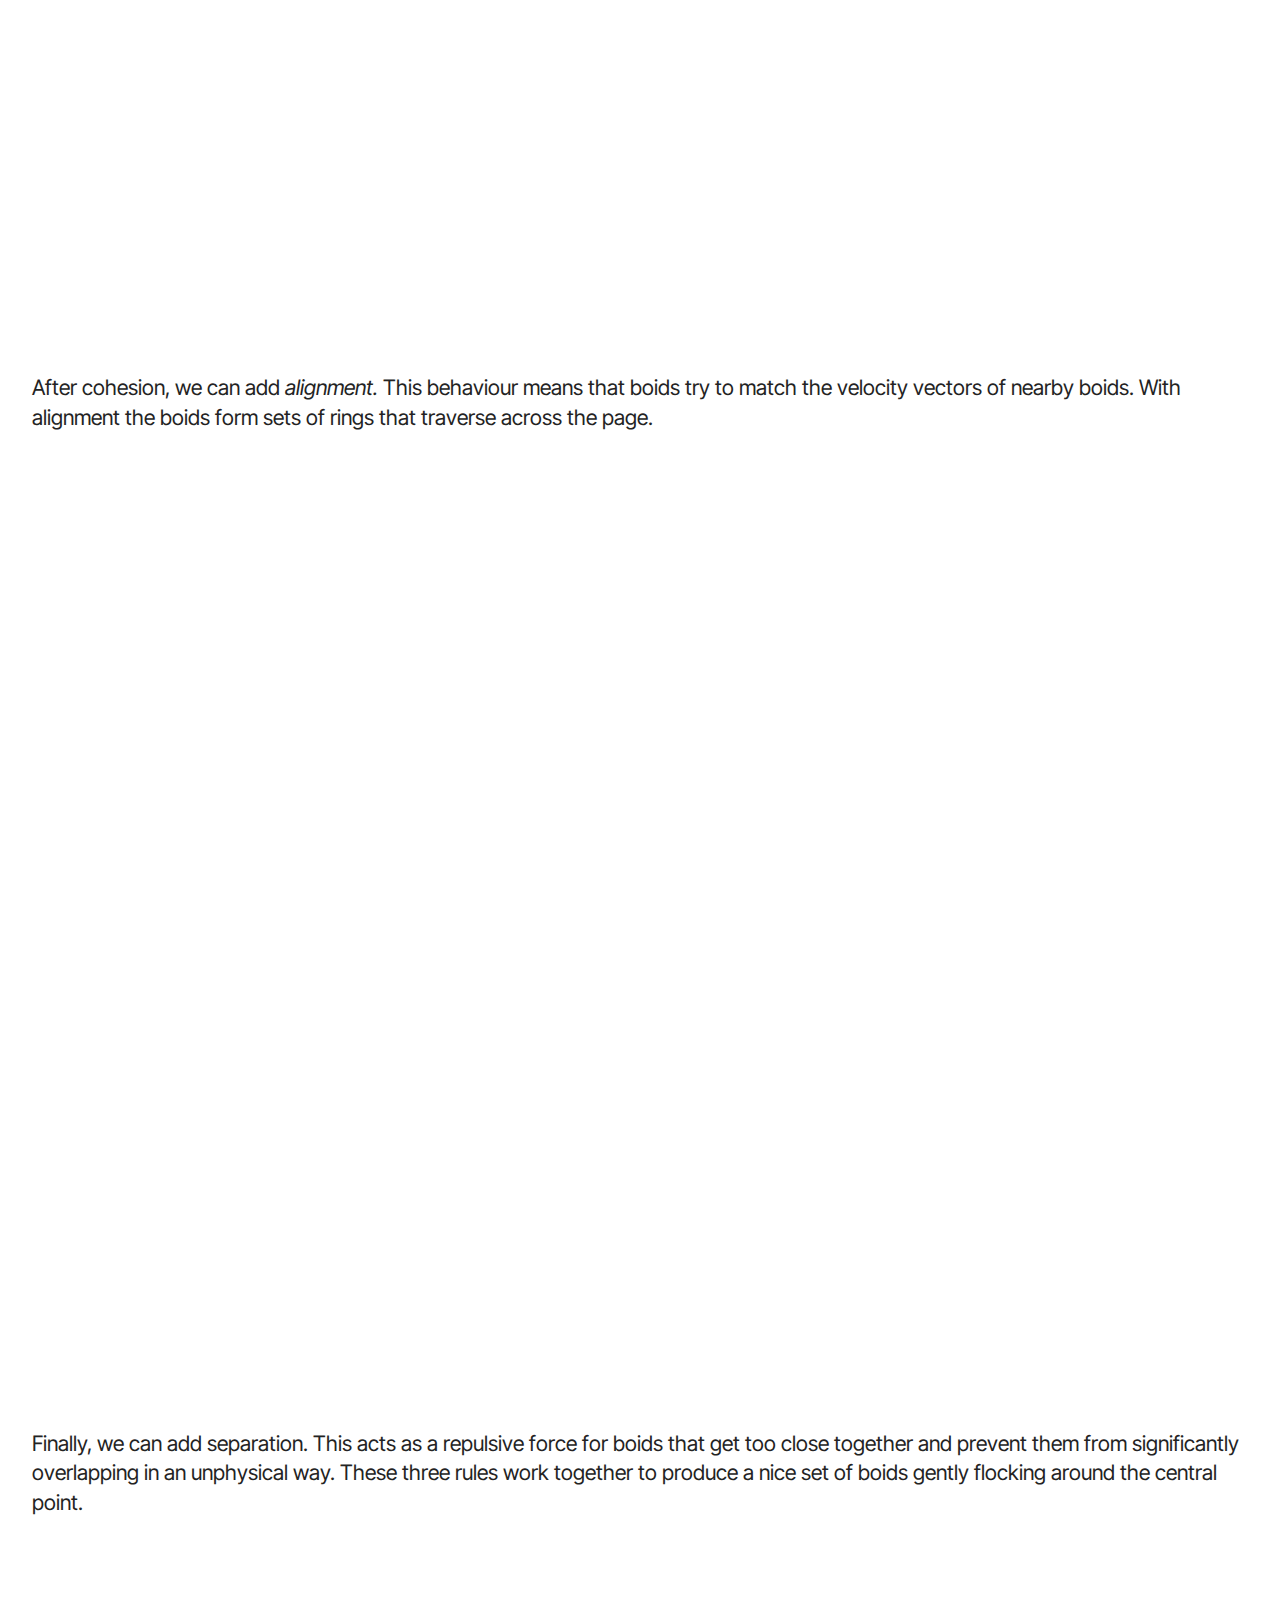
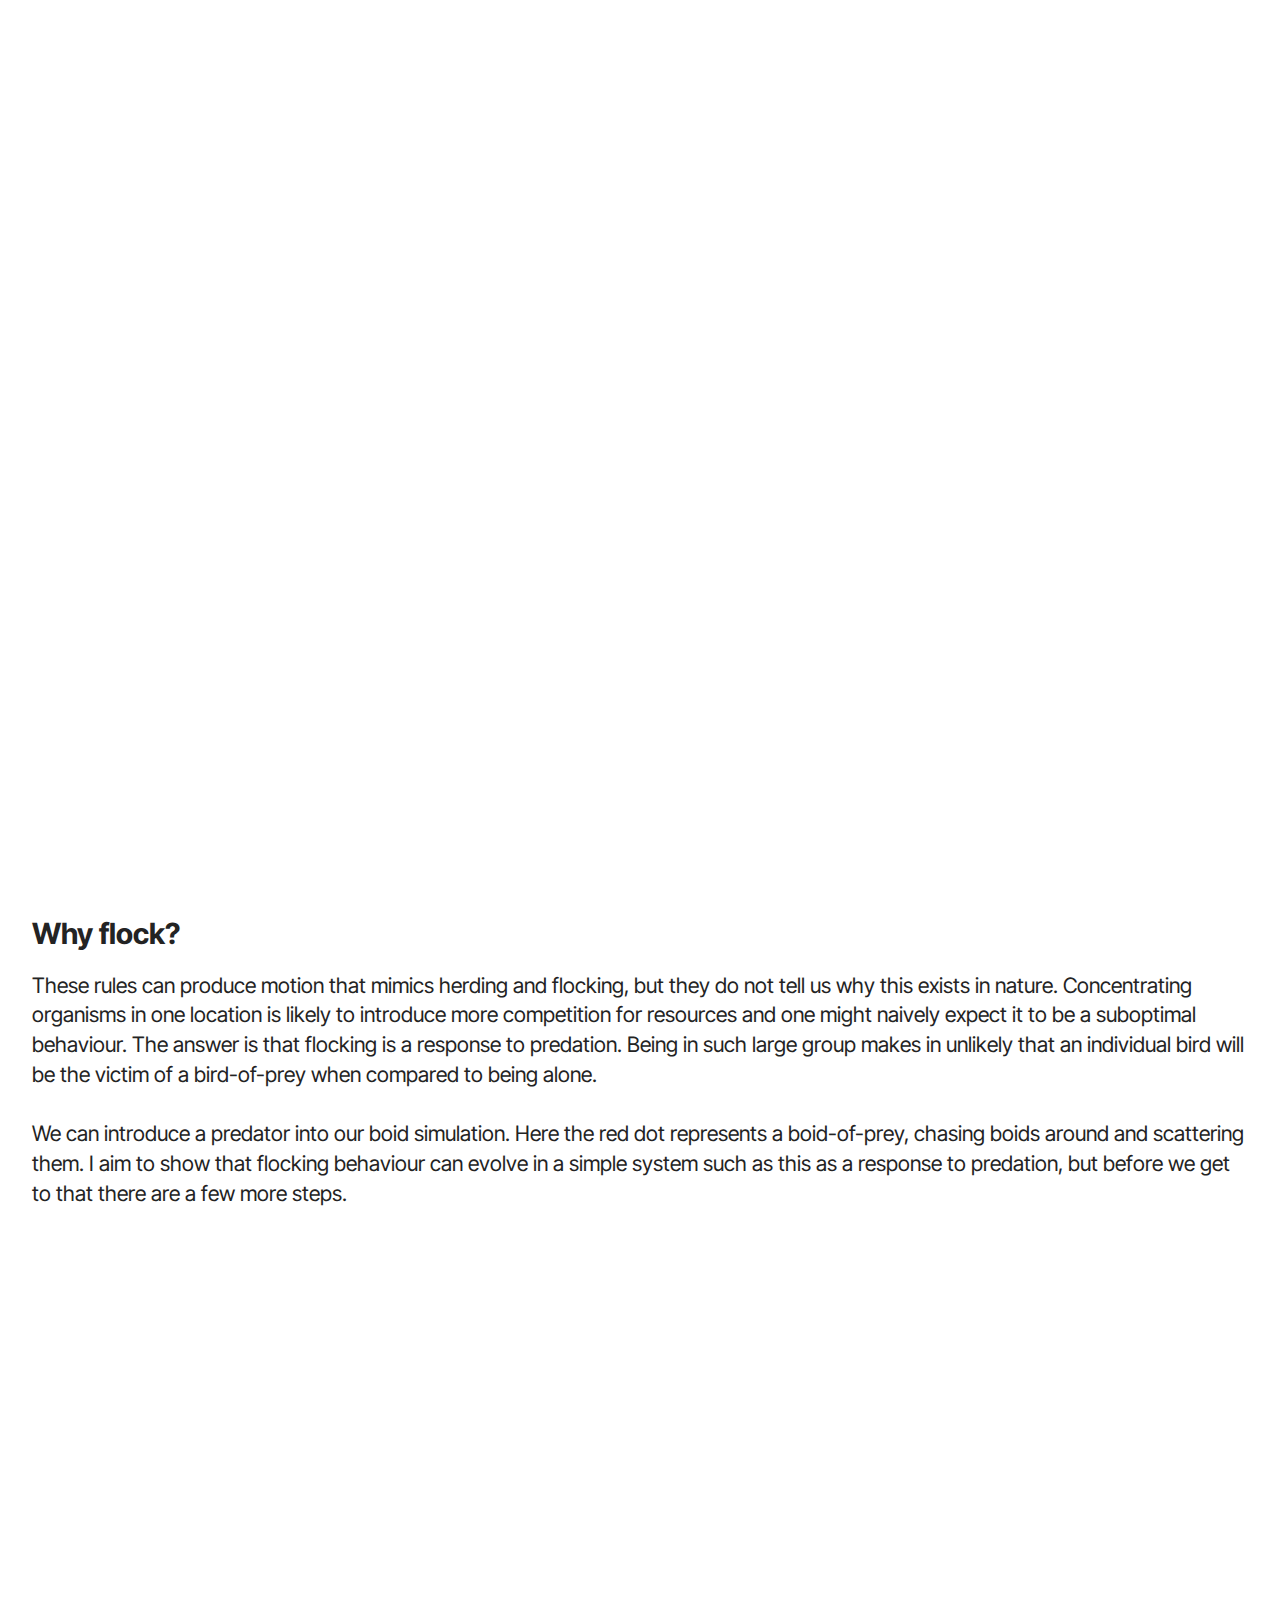
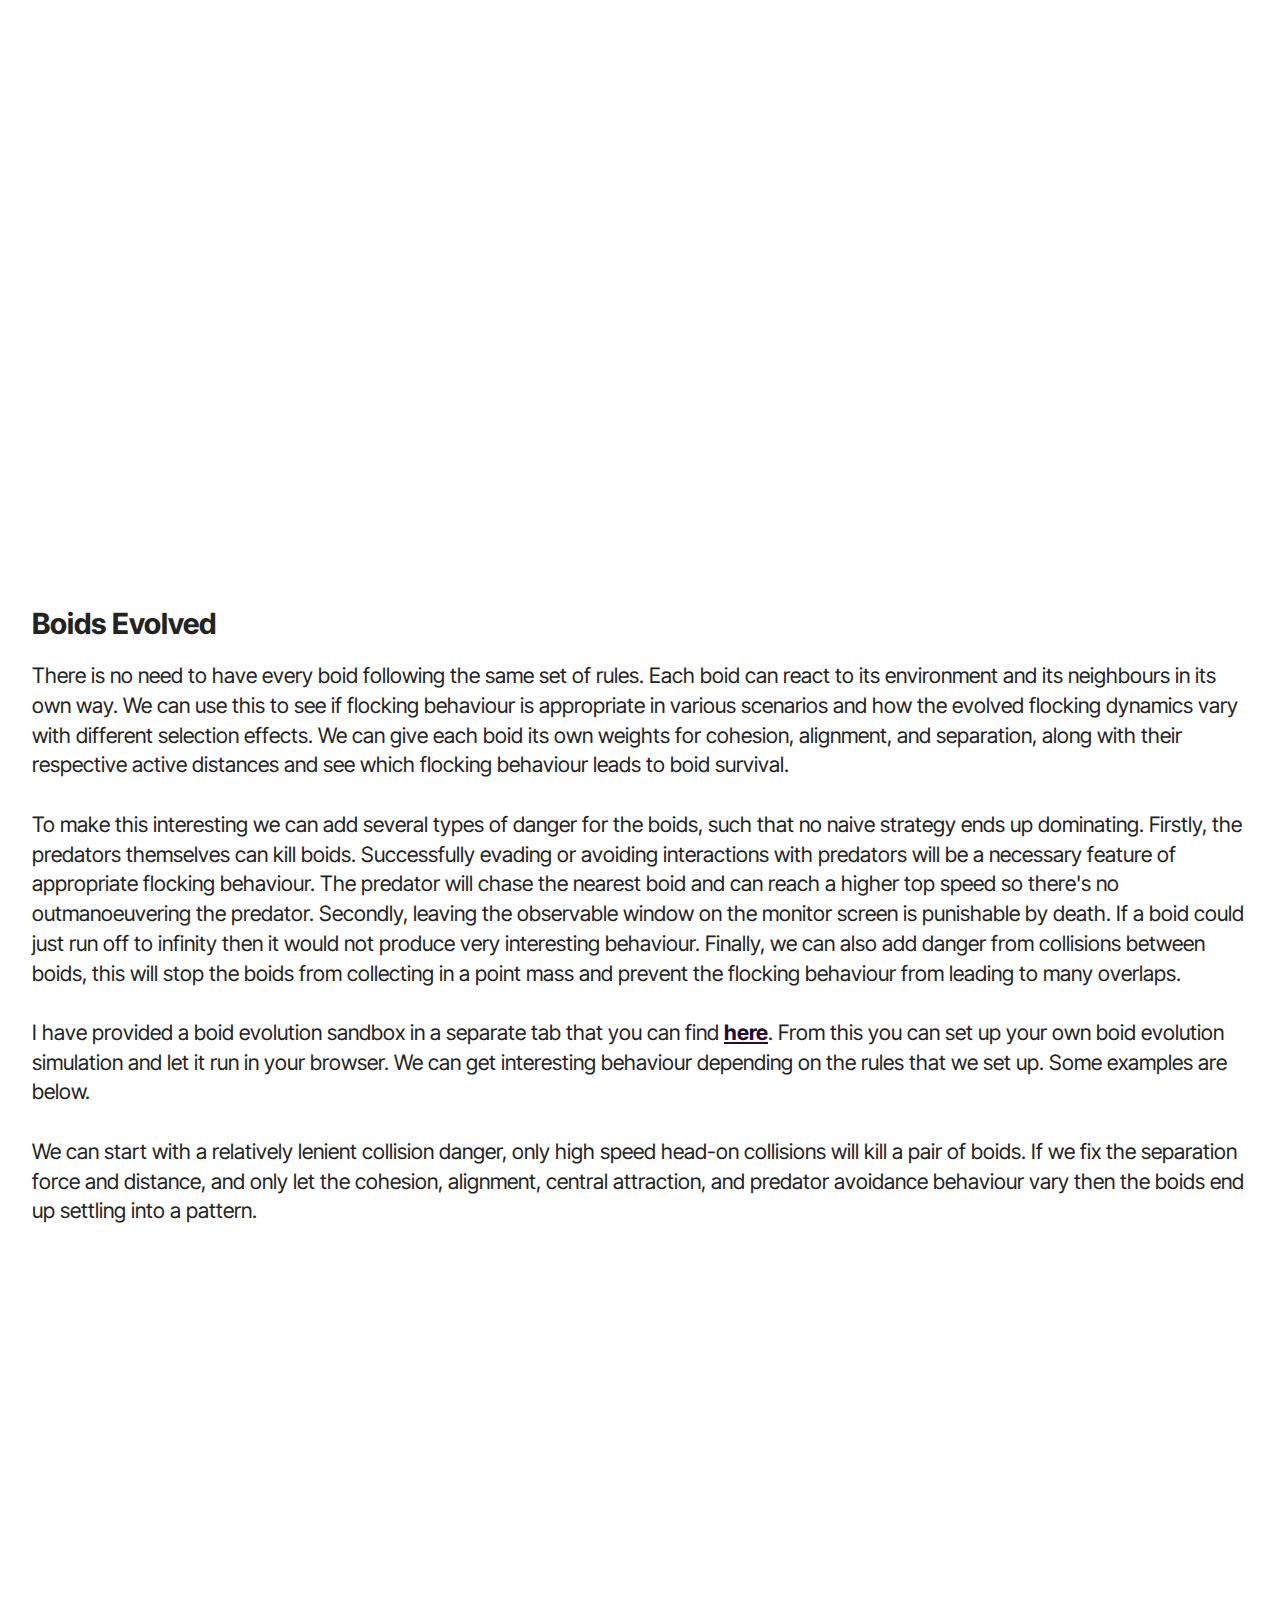
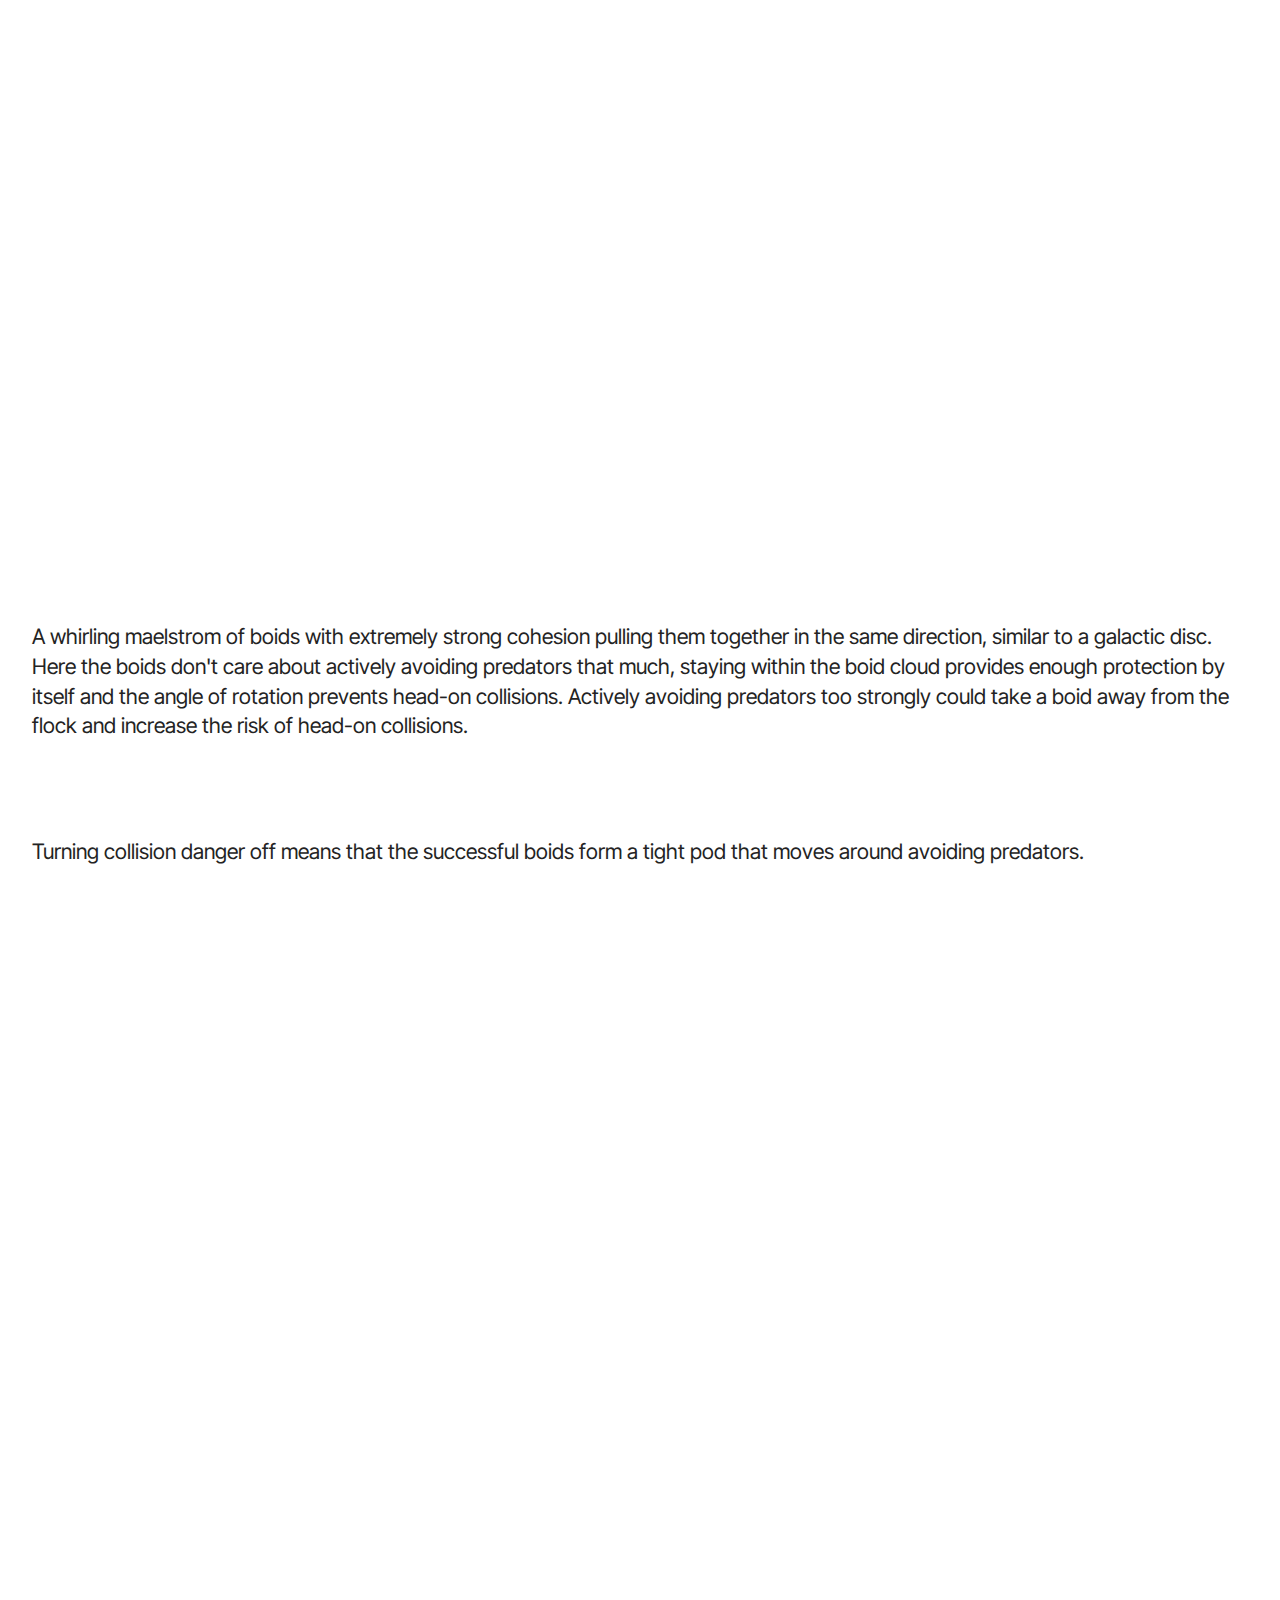
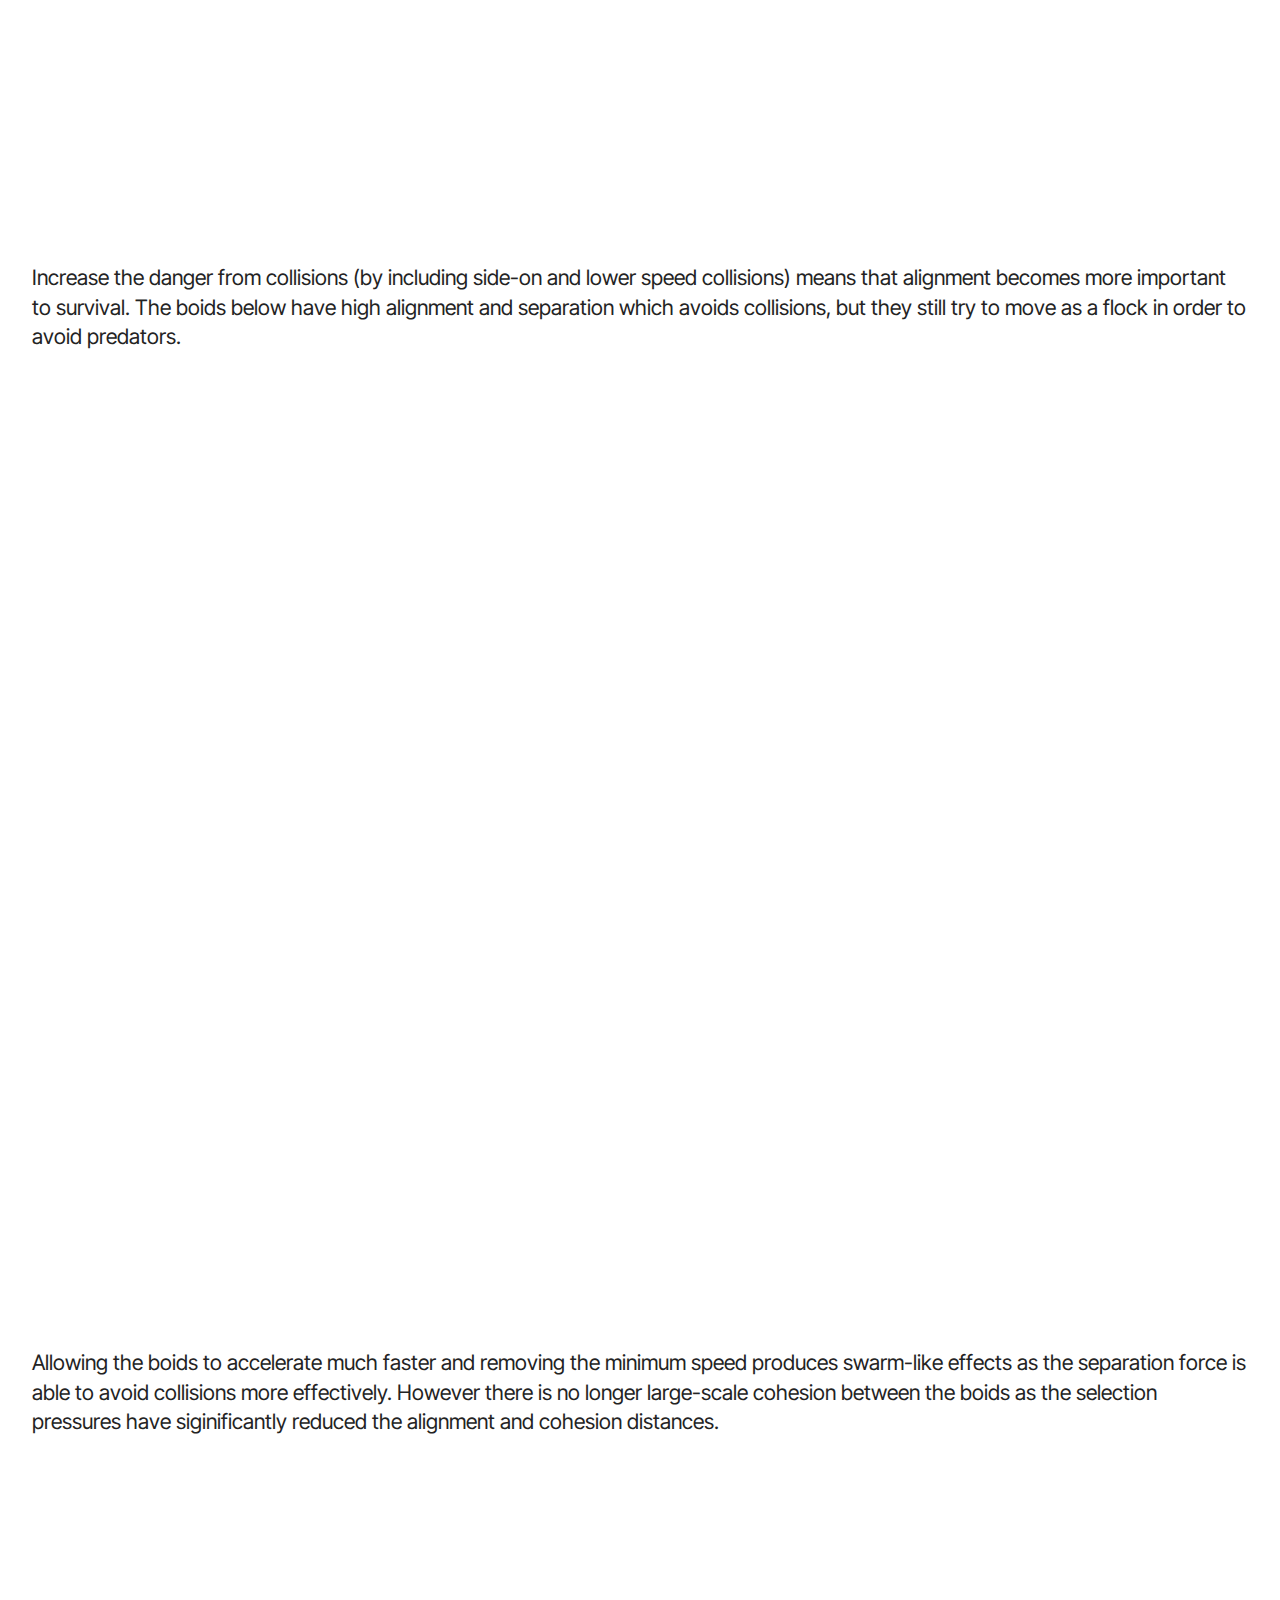
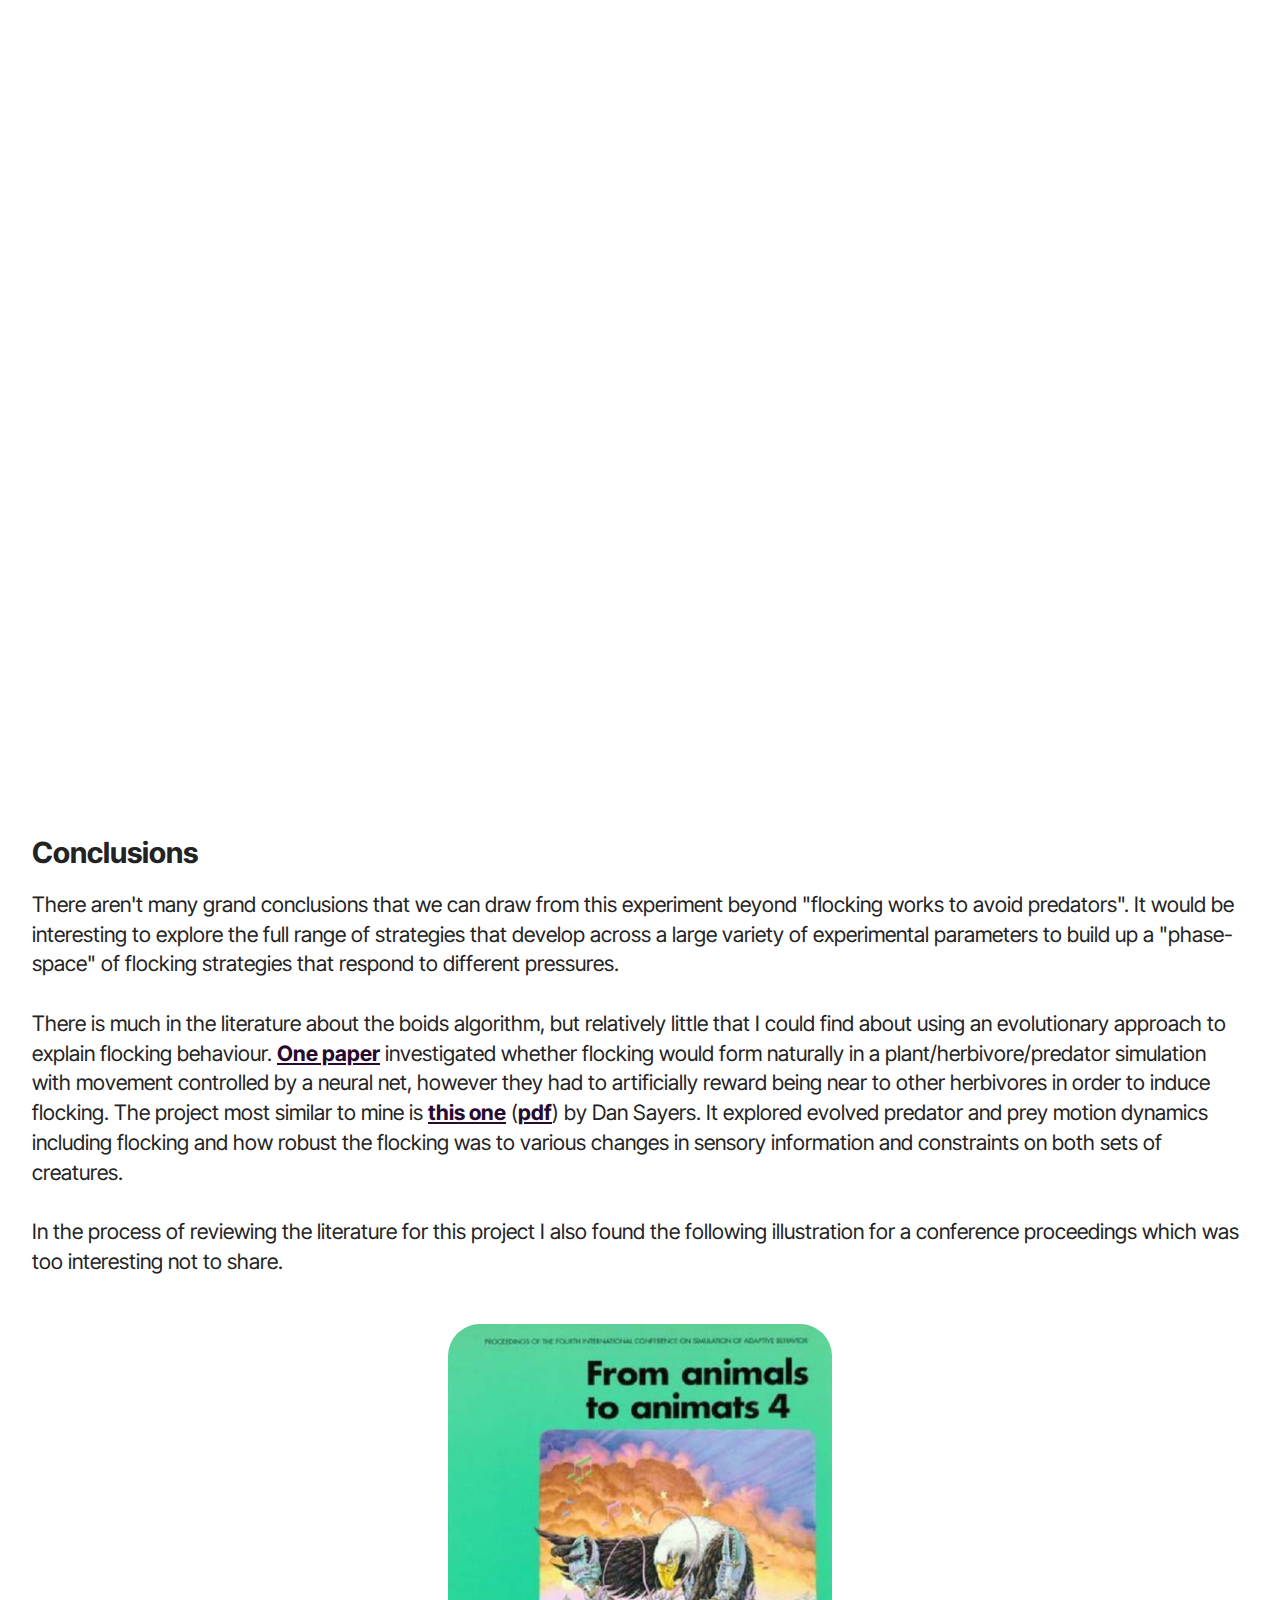
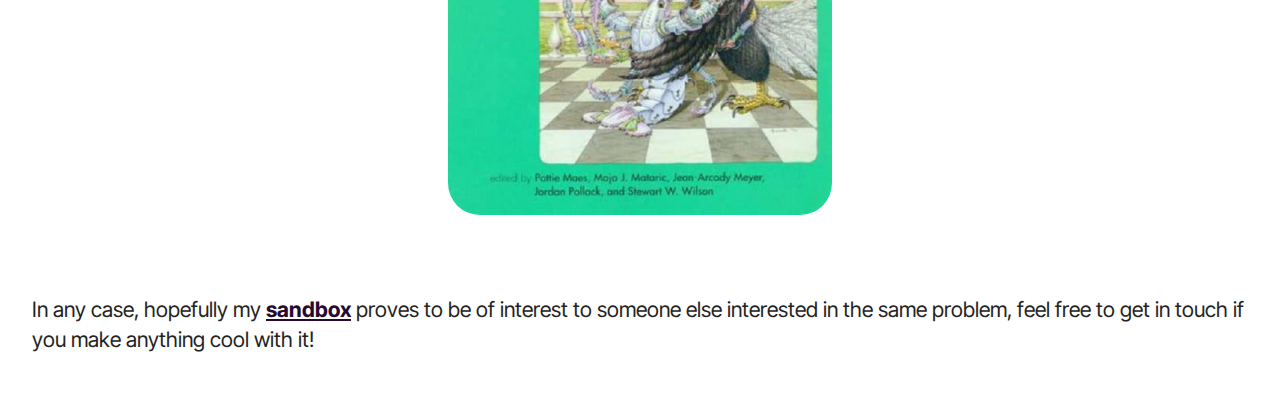
<file: flocking.html>
<!DOCTYPE html>
<html  >
<head>
  <!-- Site made with Mobirise Website Builder v5.9.18, https://mobirise.com -->
  <meta charset="UTF-8">
  <meta http-equiv="X-UA-Compatible" content="IE=edge">
  <meta name="generator" content="Mobirise v5.9.18, mobirise.com">
  <meta name="viewport" content="width=device-width, initial-scale=1, minimum-scale=1">
  <link rel="shortcut icon" href="assets/images/favicon-1.ico" type="image/x-icon">
  <meta name="description" content="Evolutionary algorithm for flocking behaviour">
  
  
  <title>Flocking</title>
  <link rel="stylesheet" href="assets/web/assets/mobirise-icons2/mobirise2.css">
  <link rel="stylesheet" href="assets/bootstrap/css/bootstrap.min.css">
  <link rel="stylesheet" href="assets/bootstrap/css/bootstrap-grid.min.css">
  <link rel="stylesheet" href="assets/bootstrap/css/bootstrap-reboot.min.css">
  <link rel="stylesheet" href="assets/dropdown/css/style.css">
  <link rel="stylesheet" href="assets/theme/css/style.css">
  <link rel="preload" href="https://fonts.googleapis.com/css?family=Inter+Tight:100,200,300,400,500,600,700,800,900,100i,200i,300i,400i,500i,600i,700i,800i,900i&display=swap" as="style" onload="this.onload=null;this.rel='stylesheet'">
  <noscript><link rel="stylesheet" href="https://fonts.googleapis.com/css?family=Inter+Tight:100,200,300,400,500,600,700,800,900,100i,200i,300i,400i,500i,600i,700i,800i,900i&display=swap"></noscript>
  <link rel="preload" as="style" href="assets/mobirise/css/mbr-additional.css?v=u7O6YF"><link rel="stylesheet" href="assets/mobirise/css/mbr-additional.css?v=u7O6YF" type="text/css">

  
  
  
</head>
<body>
  
  <section data-bs-version="5.1" class="menu menu1 cid-uxIo30R6fm" once="menu" id="menu01-g">
	

	<nav class="navbar navbar-dropdown navbar-expand-lg">
		<div class="container">
			<div class="navbar-brand">
				
				<span class="navbar-caption-wrap"><a class="navbar-caption text-black text-primary display-4" href="index.html">Cameron Grove</a></span>
			</div>
			<button class="navbar-toggler" type="button" data-toggle="collapse" data-bs-toggle="collapse" data-target="#navbarSupportedContent" data-bs-target="#navbarSupportedContent" aria-controls="navbarNavAltMarkup" aria-expanded="false" aria-label="Toggle navigation">
				<div class="hamburger">
					<span></span>
					<span></span>
					<span></span>
					<span></span>
				</div>
			</button>
			<div class="collapse navbar-collapse" id="navbarSupportedContent">
				<ul class="navbar-nav nav-dropdown nav-right" data-app-modern-menu="true"><li class="nav-item"><a class="nav-link link text-black text-primary display-4" href="index.html">Home</a></li><li class="nav-item">
						<a class="nav-link link text-black text-primary display-4" href="about.html">About Me</a>
					</li>
					<li class="nav-item">
						<a class="nav-link link text-black text-primary display-4" href="https://baseballaheadinthecount.blogspot.com/" aria-expanded="false" target="_blank">Blog</a>
					</li>
					<li class="nav-item">
						<a class="nav-link link text-black text-primary display-4" href="contact.html">Contact</a>
					</li></ul>
				
				
			</div>
		</div>
	</nav>
</section>

<section data-bs-version="5.1" class="start article4 cid-uxM12EnvYo" id="article04-h">
	

	
	

	<div class="container">
		<div class="row justify-content-center">
			<div class="col-12 col-md-12 col-lg-6 image-wrapper">
				<img class="w-100" src="assets/images/flocking.png" alt="">
			</div>
			<div class="col-12 col-md-12 col-lg">
				<div class="text-wrapper align-left">
					<h1 class="mbr-section-title mbr-fonts-style mb-4 display-2"><strong>An evolutionary approach for flocking behaviour</strong></h1>
					<p class="mbr-text mbr-fonts-style mb-4 display-7"></p>
					
				</div>
			</div>
		</div>
	</div>
</section>

<section data-bs-version="5.1" class="content4 cid-uxV3PF52Z1" id="list02-l">
    

    
    
    <div class="container">
        <div class="row justify-content-center">
            <div class="col-lg-12">
                <div class="title col-md-12 mb-5">
                    
                    
                </div>
                <div class="item features-without-image col-12">
                    <div class="item-wrapper">
                        <div class="card-box align-left">
                            <h5 class="card-title mbr-fonts-style mb-3 display-5">
                                <strong>Introduction</strong></h5>
                            <p class="card-text mbr-fonts-style mb-5 display-7">
                                I've always been interested in the emergent behaviour that can come from systems with simple rules. Some of the first projects I undertook when learning to code involved simulating the evolution of chaotic systems of equations.<br><br>The evolution of biologial systems is another area where emergence, complexity, and unexpected behaviour come into play. We do not need to directly optimize behaviour when using an evolutionary approach, we can see let the algorithm find the behaviour that leads to the best fitness and survival. Setting up an environment where survival leads to novel behaviour can be a challenge but I find it compelling when it works. On long train journeys I would sometimes create simulations of little blobs that would move around an area eating, fighting, and reproducing. A blob's "stats" were determined by an array of genes and through the generations you could see how the fitter creatures were allocating their genes more appropriately.<br></p>
                        </div>
                    </div>
                </div>
                
                
            </div>
        </div>
    </div>
</section>

<section data-bs-version="5.1" class="content4 cid-uy1d72KwIF" id="list02-o">
    

    
    
    <div class="container">
        <div class="row justify-content-center">
            <div class="col-lg-12">
                <div class="title col-md-12 mb-5">
                    
                    
                </div>
                <div class="item features-without-image col-12">
                    <div class="item-wrapper">
                        <div class="card-box align-left">
                            <h5 class="card-title mbr-fonts-style mb-3 display-5">
                                <strong>Boids</strong></h5>
                            <p class="card-text mbr-fonts-style mb-5 display-7">
                                The boids algorithm was deveolped by Craig Reynolds in 1986. The basic idea is to control the movement of simulated creatures such that they produce coordinated motion similar to flocks of birds or schools of fish. There are three main steering behaviours that govern boid motion: separation, alignment, and cohesion. To see the effect of these behaviours, let's set up some proto-boids below that move around a central point. My boids have a minimum speed that is half of their maximum speed, and their acceleration is limited to a small value so they can't turn on a dime but instead they swoop around in a similar manner to real birds.<br></p>
                        </div>
                    </div>
                </div>
                
                
            </div>
        </div>
    </div>
</section>

<canvas id="simulation1"></canvas>


<section data-bs-version="5.1" class="content4 cid-uyR7oOf4WD" id="list02-q">
    

    
    
    <div class="container">
        <div class="row justify-content-center">
            <div class="col-lg-12">
                <div class="title col-md-12 mb-5">
                    
                    
                </div>
                <div class="item features-without-image col-12">
                    <div class="item-wrapper">
                        <div class="card-box align-left">
                            
                            <p class="card-text mbr-fonts-style mb-5 display-7">Let's turn on <em>cohesion</em>. This attracts boids towards others within a detection radius. We can see that the boids form local clusters that attract and absorb loose boids.</p>
                        </div>
                    </div>
                </div>
                
                
            </div>
        </div>
    </div>
</section>

<canvas id="simulation2"></canvas>


<section data-bs-version="5.1" class="content4 cid-uyR8671fT6" id="list02-r">
    

    
    
    <div class="container">
        <div class="row justify-content-center">
            <div class="col-lg-12">
                <div class="title col-md-12 mb-5">
                    
                    
                </div>
                <div class="item features-without-image col-12">
                    <div class="item-wrapper">
                        <div class="card-box align-left">
                            
                            <p class="card-text mbr-fonts-style mb-5 display-7">After cohesion, we can add <em>alignment. </em>This behaviour means that boids try to match the velocity vectors of nearby boids. With alignment the boids form sets of rings that traverse across the page.<br></p>
                        </div>
                    </div>
                </div>
                
                
            </div>
        </div>
    </div>
</section>

<canvas id="simulation3"></canvas>


<section data-bs-version="5.1" class="content4 cid-uyR8VtY5qa" id="list02-s">
    

    
    
    <div class="container">
        <div class="row justify-content-center">
            <div class="col-lg-12">
                <div class="title col-md-12 mb-5">
                    
                    
                </div>
                <div class="item features-without-image col-12">
                    <div class="item-wrapper">
                        <div class="card-box align-left">
                            
                            <p class="card-text mbr-fonts-style mb-5 display-7">Finally, we can add separation. This acts as a repulsive force for boids that get too close together and prevent them from significantly overlapping in an unphysical way. These three rules work together to produce a nice set of boids gently flocking around the central point.<br></p>
                        </div>
                    </div>
                </div>
                
                
            </div>
        </div>
    </div>
</section>

<canvas id="simulation4"></canvas>



<section data-bs-version="5.1" class="content4 cid-uyRuhAW1cV" id="list02-t">
    

    
    
    <div class="container">
        <div class="row justify-content-center">
            <div class="col-lg-12">
                <div class="title col-md-12 mb-5">
                    
                    
                </div>
                <div class="item features-without-image col-12">
                    <div class="item-wrapper">
                        <div class="card-box align-left">
                            <h5 class="card-title mbr-fonts-style mb-3 display-5">
                                <strong>Why flock?</strong></h5>
                            <p class="card-text mbr-fonts-style mb-5 display-7">
                                These rules can produce motion that mimics herding and flocking, but they do not tell us why this exists in nature. Concentrating organisms in one location is likely to introduce more competition for resources and one might naively expect it to be a suboptimal behaviour. The answer is that flocking is a response to predation. Being in such large group makes in unlikely that an individual bird will be the victim of a bird-of-prey when compared to being alone.<br><br>We can introduce a predator into our boid simulation. Here the red dot represents a boid-of-prey, chasing boids around and scattering them. I aim to show that flocking behaviour can evolve in a simple system such as this as a response to predation, but before we get to that there are a few more steps.<br></p>
                        </div>
                    </div>
                </div>
                
                
            </div>
        </div>
    </div>
</section>

<canvas id="predSimulation1"></canvas>


<section data-bs-version="5.1" class="content4 cid-uyRzOvUdf1" id="list02-u">
    

    
    
    <div class="container">
        <div class="row justify-content-center">
            <div class="col-lg-12">
                <div class="title col-md-12 mb-5">
                    
                    
                </div>
                <div class="item features-without-image col-12">
                    <div class="item-wrapper">
                        <div class="card-box align-left">
                            <h5 class="card-title mbr-fonts-style mb-3 display-5">
                                <strong>Boids Evolved</strong></h5>
                            <p class="card-text mbr-fonts-style mb-5 display-7">There is no need to have every boid following the same set of rules. Each boid can react to its environment and its neighbours in its own way. We can use this to see if flocking behaviour is appropriate in various scenarios and how the evolved flocking dynamics vary with different selection effects. We can give each boid its own weights for cohesion, alignment, and separation, along with their respective active distances and see which flocking behaviour leads to boid survival.<br><br>To make this interesting we can add several types of danger for the boids, such that no naive strategy ends up dominating. Firstly, the predators themselves can kill boids. Successfully evading or avoiding interactions with predators will be a necessary feature of appropriate flocking behaviour. The predator will chase the nearest boid and can reach a higher top speed so there's no outmanoeuvering the predator. Secondly, leaving the observable window on the monitor screen is punishable by death. If a boid could just run off to infinity then it would not produce very interesting behaviour. Finally, we can also add danger from collisions between boids, this will stop the boids from collecting in a point mass and prevent the flocking behaviour from leading to many overlaps.<br><br>I have provided a boid evolution sandbox in a separate tab that you can find <a href="https://pitchingbot.com/flockingsandbox.html" target="_blank"><b><u>here</u></b></a>. From this you can set up your own boid evolution simulation and let it run in your browser. We can get interesting behaviour depending on the rules that we set up. Some examples are below.<br><br>We can start with a relatively lenient collision danger, only high speed head-on collisions will kill a pair of boids. If we fix the separation force and distance, and only let the cohesion, alignment, central attraction, and predator avoidance behaviour vary then the boids end up settling into a pattern.</p>
                        </div>
                    </div>
                </div>
                
                
            </div>
        </div>
    </div>
</section>

<canvas id="predEvolSimulation1"></canvas>


<section data-bs-version="5.1" class="content4 cid-uyWt8U5VFd" id="list02-v">
    

    
    
    <div class="container">
        <div class="row justify-content-center">
            <div class="col-lg-12">
                <div class="title col-md-12 mb-5">
                    
                    
                </div>
                <div class="item features-without-image col-12">
                    <div class="item-wrapper">
                        <div class="card-box align-left">
                            
                            <p class="card-text mbr-fonts-style mb-5 display-7">A whirling maelstrom of boids with extremely strong cohesion pulling them together in the same direction, similar to a galactic disc. Here the boids don't care about actively avoiding predators that much, staying within the boid cloud provides enough protection by itself and the angle of rotation prevents head-on collisions. Actively avoiding predators too strongly could take a boid away from the flock and increase the risk of head-on collisions.<br></p>
                        </div>
                    </div>
                </div>
                
                
            </div>
        </div>
    </div>
</section>

<section data-bs-version="5.1" class="content4 cid-uyX5EdPh7m" id="list02-w">
    

    
    
    <div class="container">
        <div class="row justify-content-center">
            <div class="col-lg-12">
                <div class="title col-md-12 mb-5">
                    
                    
                </div>
                <div class="item features-without-image col-12">
                    <div class="item-wrapper">
                        <div class="card-box align-left">
                            
                            <p class="card-text mbr-fonts-style mb-5 display-7">Turning collision danger off means that the successful boids form a tight pod that moves around avoiding predators.</p>
                        </div>
                    </div>
                </div>
                
                
            </div>
        </div>
    </div>
</section>

<canvas id="predEvolSimulation2"></canvas>


<section data-bs-version="5.1" class="content4 cid-uyXvo56Akp" id="list02-x">
    

    
    
    <div class="container">
        <div class="row justify-content-center">
            <div class="col-lg-12">
                <div class="title col-md-12 mb-5">
                    
                    
                </div>
                <div class="item features-without-image col-12">
                    <div class="item-wrapper">
                        <div class="card-box align-left">
                            
                            <p class="card-text mbr-fonts-style mb-5 display-7">Increase the danger from collisions (by including side-on and lower speed collisions) means that alignment becomes more important to survival. The boids below have high alignment and separation which avoids collisions, but they still try to move as a flock in order to avoid predators.<br></p>
                        </div>
                    </div>
                </div>
                
                
            </div>
        </div>
    </div>
</section>

<canvas id="predEvolSimulation3"></canvas>


<section data-bs-version="5.1" class="content4 cid-uyXCStZTuB" id="list02-z">
    

    
    
    <div class="container">
        <div class="row justify-content-center">
            <div class="col-lg-12">
                <div class="title col-md-12 mb-5">
                    
                    
                </div>
                <div class="item features-without-image col-12">
                    <div class="item-wrapper">
                        <div class="card-box align-left">
                            
                            <p class="card-text mbr-fonts-style mb-5 display-7">Allowing the boids to accelerate much faster and removing the minimum speed produces swarm-like effects as the separation force is able to avoid collisions more effectively. However there is no longer large-scale cohesion between the boids as the selection pressures have siginificantly reduced the alignment and cohesion distances.</p>
                        </div>
                    </div>
                </div>
                
                
            </div>
        </div>
    </div>
</section>

<canvas id="predEvolSimulation4"></canvas>


<section data-bs-version="5.1" class="content4 cid-uyXw8LL6ni" id="list02-y">
    

    
    
    <div class="container">
        <div class="row justify-content-center">
            <div class="col-lg-12">
                <div class="title col-md-12 mb-5">
                    
                    
                </div>
                <div class="item features-without-image col-12">
                    <div class="item-wrapper">
                        <div class="card-box align-left">
                            <h5 class="card-title mbr-fonts-style mb-3 display-5">
                                <strong>Conclusions</strong></h5>
                            <p class="card-text mbr-fonts-style mb-5 display-7">There aren't many grand conclusions that we can draw from this experiment beyond "flocking works to avoid predators". It would be interesting to explore the full range of strategies that develop across a large variety of experimental parameters to build up a "phase-space" of flocking strategies that respond to different pressures.<br><br>There is much in the literature about the boids algorithm, but relatively little that I could find about using an evolutionary approach to explain flocking behaviour. <a href="https://www.sciencedirect.com/science/article/abs/pii/S1568494610000232" class="text-primary" target="_blank"><strong><u>One paper</u></strong></a> investigated whether flocking would form naturally in a plant/herbivore/predator simulation with movement controlled by a neural net, however they had to artificially reward being near to other herbivores in order to induce flocking. The project most similar to mine is <a href="http://iotic.com/flock2/" class="text-primary" target="_blank"><strong><u>this one</u></strong></a>&nbsp;(<a href="http://iotic.com/flock2/AS08_DSayers_Project.pdf" class="text-primary" target="_blank"><strong><u>pdf</u></strong></a>) by Dan Sayers. It explored evolved predator and prey motion dynamics including flocking and how robust the flocking was to various changes in sensory information and constraints on both sets of creatures.<br><br>In the process of reviewing the literature for this project I also found the following illustration for a conference proceedings which was too interesting not to share.</p>
                        </div>
                    </div>
                </div>
                
                
            </div>
        </div>
    </div>
</section>

<section data-bs-version="5.1" class="image01 cid-uz2nmSjOch" id="image01-10">
  

  
  

  <div class="container">
    <div class="row justify-content-center">
      <div class="col-12 col-lg-4">
        <div class="image-wrapper mb-4">
          <img class="w-100" src="assets/images/animals-dancing.jpg" alt="Simulating adaptive behavior... one fleckerl at a time.">
        </div>
        
        
      </div>
    </div>
  </div>
</section>

<section data-bs-version="5.1" class="content4 cid-uz2wz4aq0v" id="list02-11">
    

    
    
    <div class="container">
        <div class="row justify-content-center">
            <div class="col-lg-12">
                <div class="title col-md-12 mb-5">
                    
                    
                </div>
                <div class="item features-without-image col-12">
                    <div class="item-wrapper">
                        <div class="card-box align-left">
                            
                            <p class="card-text mbr-fonts-style mb-5 display-7">In any case, hopefully my <a href="https://pitchingbot.com/flockingsandbox.html" target="_blank"><b><u>sandbox</u></b></a> proves to be of interest to someone else interested in the same problem, feel free to get in touch if you make anything cool with it!<br></p>
                        </div>
                    </div>
                </div>
                
                
            </div>
        </div>
    </div>
</section><script src="assets/bootstrap/js/bootstrap.bundle.min.js"></script>  <script src="assets/smoothscroll/smooth-scroll.js"></script>  <script src="assets/ytplayer/index.js"></script>  <script src="assets/dropdown/js/navbar-dropdown.js"></script>  <script src="assets/theme/js/script.js"></script>  
  
<script>
  function initializeFlockingSimulation(canvasId, config) {
    const canvas = document.getElementById(canvasId);
    const ctx = canvas.getContext('2d');

    canvas.width = window.innerWidth;
    canvas.height = window.innerHeight;

    const {
      boidCount,
      boidSize,
      maxSpeed,
      minSpeed,
      maxAcceleration,
      alignmentRadius,
      cohesionRadius,
      separationRadius,
      alignmentFactor,
      cohesionFactor,
      separationFactor,
      centerAttraction,
      centerRadius,
      cursorAvoidanceRadius,
      cursorAvoidanceFactor,
    } = config;

    let cursorPosition = { x: null, y: null };

    canvas.addEventListener('mousemove', (event) => {
      const rect = canvas.getBoundingClientRect();
      cursorPosition.x = event.clientX - rect.left;
      cursorPosition.y = event.clientY - rect.top;
    });

    canvas.addEventListener('mouseleave', () => {
      cursorPosition.x = null;
      cursorPosition.y = null;
    });

    class Boid {
      constructor(x, y, velocityX, velocityY) {
        this.position = { x, y };
        this.velocity = { x: velocityX, y: velocityY };
      }

      update(boids) {
        let alignment = { x: 0, y: 0 };
        let cohesion = { x: 0, y: 0 };
        let separation = { x: 0, y: 0 };
        let total = 0;

        for (let other of boids) {
          const dx = other.position.x - this.position.x;
          const dy = other.position.y - this.position.y;
          const distance = Math.sqrt(dx * dx + dy * dy);

          if (other !== this && distance < alignmentRadius) {
            alignment.x += other.velocity.x;
            alignment.y += other.velocity.y;
            cohesion.x += other.position.x;
            cohesion.y += other.position.y;
            total++;
          }



          if (other !== this && distance < separationRadius) {
            separation.x -= dx / distance;
            separation.y -= dy / distance;
          }
        }

        if (total > 0) {
          alignment.x /= total;
          alignment.y /= total;
          cohesion.x /= total;
          cohesion.y /= total;
          cohesion.x -= this.position.x;
          cohesion.y -= this.position.y;
        }

        let cursorAvoidance = { x: 0, y: 0 };
        if (cursorPosition.x !== null && cursorPosition.y !== null) {
          const dx = cursorPosition.x - this.position.x;
          const dy = cursorPosition.y - this.position.y;
          const distance = Math.sqrt(dx * dx + dy * dy);

          if (distance < cursorAvoidanceRadius) {
            cursorAvoidance.x -= (dx / distance) * cursorAvoidanceFactor;
            cursorAvoidance.y -= (dy / distance) * cursorAvoidanceFactor;
          }
        }

        const center = { x: canvas.width / 2, y: canvas.height / 2 };
        const distanceToCenter = Math.sqrt(
          (center.x - this.position.x) ** 2 +
          (center.y - this.position.y) ** 2
        );
        let toCenter = { x: 0, y: 0 };
        if (distanceToCenter > centerRadius) {
          const factor = (distanceToCenter - centerRadius) / centerRadius;
          toCenter.x = (center.x - this.position.x) * factor;
          toCenter.y = (center.y - this.position.y) * factor;
        }

        let accelerationX =
          alignment.x * alignmentFactor +
          cohesion.x * cohesionFactor +
          separation.x * separationFactor +
          toCenter.x * centerAttraction +
          cursorAvoidance.x;

        let accelerationY =
          alignment.y * alignmentFactor +
          cohesion.y * cohesionFactor +
          separation.y * separationFactor +
          toCenter.y * centerAttraction +
          cursorAvoidance.y;

        const accelerationMagnitude = Math.sqrt(
          accelerationX ** 2 + accelerationY ** 2
        );
        if (accelerationMagnitude > maxAcceleration) {
          accelerationX = (accelerationX / accelerationMagnitude) * maxAcceleration;
          accelerationY = (accelerationY / accelerationMagnitude) * maxAcceleration;
        }

        this.velocity.x += accelerationX;
        this.velocity.y += accelerationY;

        const speed = Math.sqrt(
          this.velocity.x ** 2 + this.velocity.y ** 2
        );
        if (speed > maxSpeed) {
          this.velocity.x = (this.velocity.x / speed) * maxSpeed;
          this.velocity.y = (this.velocity.y / speed) * maxSpeed;
        } else if (speed < minSpeed) {
          this.velocity.x = (this.velocity.x / speed) * minSpeed;
          this.velocity.y = (this.velocity.y / speed) * minSpeed;
        }

        this.position.x += this.velocity.x;
        this.position.y += this.velocity.y;
      }

      draw() {
        ctx.beginPath();
        ctx.arc(this.position.x, this.position.y, boidSize, 0, Math.PI * 2);
        ctx.fillStyle = 'blue';
        ctx.fill();
      }
    }

    const boids = [];
    for (let i = 0; i < boidCount; i++) {
      const x = Math.random() * canvas.width;
      const y = Math.random() * canvas.height;
      const velocityX = Math.random() - 0.5;
      const velocityY = Math.random() - 0.5;
      boids.push(new Boid(x, y, velocityX, velocityY));
    }

    let isAnimating = false;
    let animationFrame;

    function animate() {
      ctx.clearRect(0, 0, canvas.width, canvas.height);
      for (let boid of boids) {
        boid.update(boids);
        boid.draw();
      }
      animationFrame = requestAnimationFrame(animate);
    }

    const observer = new IntersectionObserver(
      ([entry]) => {
        if (entry.isIntersecting && !isAnimating) {
          isAnimating = true;
          animate();
        } else if (!entry.isIntersecting && isAnimating) {
          isAnimating = false;
          cancelAnimationFrame(animationFrame);
        }
      },
      { threshold: 0.1 }
    );

    observer.observe(canvas);

    window.addEventListener('resize', () => {
      canvas.width = window.innerWidth;
      canvas.height = window.innerHeight;
    });
  }

  const config1 = {
    boidCount: 200,
    boidSize: 3,
    maxSpeed: 5,
    minSpeed: 3,
    maxAcceleration: 0.5,
    alignmentRadius: 0,
    cohesionRadius: 0,
    separationRadius: 0,
    alignmentFactor: 0.015,
    cohesionFactor: 0.015,
    separationFactor: 1.0,
    centerAttraction: 0.4,
    centerRadius: 150,
    cursorAvoidanceRadius: 0,
    cursorAvoidanceFactor: 0.0,
  };

  const config2 = { ...config1, alignmentRadius:50 ,cohesionFactor: 0.015,alignmentFactor: 0};


  const config3 = { ...config2, alignmentRadius: 100,alignmentFactor: 0.015};


  const config4 = { ...config3, separationRadius: 10};


  const config5 = { ...config4, cursorAvoidanceRadius: 100, cursorAvoidanceFactor: 5.0};


  initializeFlockingSimulation('simulation1', config1);
  initializeFlockingSimulation('simulation2', config2);
  initializeFlockingSimulation('simulation3', config3);
  initializeFlockingSimulation('simulation4', config4);
  initializeFlockingSimulation('simulation5', config5);
</script>

<script>
  function initializeFlockingSimulationPredator(canvasId, config) {
      const canvas = document.getElementById(canvasId);
      const ctx = canvas.getContext('2d');

      canvas.width = window.innerWidth;
      canvas.height = window.innerHeight;

      const {
        boidCount,
        boidSize,
        maxSpeed,
        minSpeed,
        maxAcceleration,
        alignmentRadius,
        cohesionRadius,
        separationRadius,
        alignmentFactor,
        cohesionFactor,
        separationFactor,
        centerAttraction,
        centerRadius,
        predatorAvoidanceRadius,
        predatorAvoidanceFactor,
        predMaxSpeed,
        predMinSpeed,
        predMaxAccel,
        predSize
      } = config;

      class Boid2{
        constructor(x, y, velocityX, velocityY) {
          this.position = { x, y };
          this.velocity = { x: velocityX, y: velocityY };
        }

        update(boids,pred) {
          let alignment = { x: 0, y: 0 };
          let cohesion = { x: 0, y: 0 };
          let separation = { x: 0, y: 0 };
          let total = 0;

          for (let other of boids) {
            const dx = other.position.x - this.position.x;
            const dy = other.position.y - this.position.y;
            const distance = Math.sqrt(dx * dx + dy * dy);

            if (other !== this && distance < alignmentRadius) {
              alignment.x += other.velocity.x;
              alignment.y += other.velocity.y;
              cohesion.x += other.position.x;
              cohesion.y += other.position.y;
              total++;
            }



            if (other !== this && distance < separationRadius) {
              separation.x -= dx / distance;
              separation.y -= dy / distance;
            }
          }

          if (total > 0) {
            alignment.x /= total;
            alignment.y /= total;
            cohesion.x /= total;
            cohesion.y /= total;
            cohesion.x -= this.position.x;
            cohesion.y -= this.position.y;
          }

          let pred_force = {x:0,y:0};

          let dist_pred;
          dist_pred = Math.sqrt((this.position.x - pred.position.x)**2 + (this.position.y - pred.position.y)**2);

          if(dist_pred <= predatorAvoidanceRadius){
            pred_force.x = predatorAvoidanceFactor*(this.position.x - pred.position.x)/dist_pred;
            pred_force.y = predatorAvoidanceFactor*(this.position.y - pred.position.y)/dist_pred;
          }

          const center = { x: canvas.width / 2, y: canvas.height / 2 };
          const distanceToCenter = Math.sqrt(
            (center.x - this.position.x) ** 2 +
            (center.y - this.position.y) ** 2
          );
          let toCenter = { x: 0, y: 0 };
          if (distanceToCenter > centerRadius) {
            const factor = (distanceToCenter - centerRadius) / centerRadius;
            toCenter.x = (center.x - this.position.x) * factor;
            toCenter.y = (center.y - this.position.y) * factor;
          }

          let accelerationX =
            alignment.x * alignmentFactor +
            cohesion.x * cohesionFactor +
            separation.x * separationFactor +
            toCenter.x * centerAttraction +
            pred_force.x;

          let accelerationY =
            alignment.y * alignmentFactor +
            cohesion.y * cohesionFactor +
            separation.y * separationFactor +
            toCenter.y * centerAttraction +
            pred_force.y;

          const accelerationMagnitude = Math.sqrt(
            accelerationX ** 2 + accelerationY ** 2
          );
          if (accelerationMagnitude > maxAcceleration) {
            accelerationX = (accelerationX / accelerationMagnitude) * maxAcceleration;
            accelerationY = (accelerationY / accelerationMagnitude) * maxAcceleration;
          }

          this.velocity.x += accelerationX;
          this.velocity.y += accelerationY;

          const speed = Math.sqrt(
            this.velocity.x ** 2 + this.velocity.y ** 2
          );
          if (speed > maxSpeed) {
            this.velocity.x = (this.velocity.x / speed) * maxSpeed;
            this.velocity.y = (this.velocity.y / speed) * maxSpeed;
          } else if (speed < minSpeed) {
            this.velocity.x = (this.velocity.x / speed) * minSpeed;
            this.velocity.y = (this.velocity.y / speed) * minSpeed;
          }

          this.position.x += this.velocity.x;
          this.position.y += this.velocity.y;
        }

        draw() {
          ctx.beginPath();
          ctx.arc(this.position.x, this.position.y, boidSize, 0, Math.PI * 2);
          ctx.fillStyle = 'blue';
          ctx.fill();
        }
      }

      class Pred{
        constructor(x, y, velocityX, velocityY) {
          this.position = { x, y };
          this.velocity = { x: velocityX, y: velocityY };
        }

        update(pred,boids) {
          let dx_min;
          let dy_min;
          let minDistance = 1000;
          for (let other of boids) {
            const dx = other.position.x - this.position.x;
            const dy = other.position.y - this.position.y;
            const distance = Math.sqrt(dx * dx + dy * dy);
            if(distance < minDistance){
              dx_min = dx;
              dy_min = dy;
              minDistance = distance;
            }
          }
          
          let accelerationX =
            dx_min;

          let accelerationY =
            dy_min;

          const accelerationMagnitude = Math.sqrt(
            accelerationX ** 2 + accelerationY ** 2
          );
          if (accelerationMagnitude > predMaxAccel) {
            accelerationX = (accelerationX / accelerationMagnitude) * predMaxAccel;
            accelerationY = (accelerationY / accelerationMagnitude) * predMaxAccel;
          }

          this.velocity.x += accelerationX;
          this.velocity.y += accelerationY;

          const speed = Math.sqrt(
            this.velocity.x ** 2 + this.velocity.y ** 2
          );
          if (speed > predMaxSpeed) {
            this.velocity.x = (this.velocity.x / speed) * predMaxSpeed;
            this.velocity.y = (this.velocity.y / speed) * predMaxSpeed;
          } else if (speed < predMinSpeed) {
            this.velocity.x = (this.velocity.x / speed) * predMinSpeed;
            this.velocity.y = (this.velocity.y / speed) * predMinSpeed;
          }

          this.position.x += this.velocity.x;
          this.position.y += this.velocity.y;
        }

        draw() {
          ctx.beginPath();
          ctx.arc(this.position.x, this.position.y, predSize, 0, Math.PI * 2);
          ctx.fillStyle = 'red';
          ctx.fill();
        }
      }




      const boids = [];
      for (let i = 0; i < boidCount; i++) {
        const x = Math.random() * canvas.width;
        const y = Math.random() * canvas.height;
        const velocityX = Math.random() - 0.5;
        const velocityY = Math.random() - 0.5;
        boids.push(new Boid2(x, y, velocityX, velocityY));
      }

      pred = new Pred(100,100,0,0);

      let isAnimating = false;
      let animationFrame;

      function animate() {
        ctx.clearRect(0, 0, canvas.width, canvas.height);
        for (let boid of boids) {
          boid.update(boids,pred);
          boid.draw();
        }
        pred.update(pred,boids);
        pred.draw();

        animationFrame = requestAnimationFrame(animate);
      }

      const observer = new IntersectionObserver(
        ([entry]) => {
          if (entry.isIntersecting && !isAnimating) {
            isAnimating = true;
            animate();
          } else if (!entry.isIntersecting && isAnimating) {
            isAnimating = false;
            cancelAnimationFrame(animationFrame);
          }
        },
        { threshold: 0.1 }
      );

      observer.observe(canvas);

      window.addEventListener('resize', () => {
        canvas.width = window.innerWidth;
        canvas.height = window.innerHeight;
      });
    }


    const predConfig1 = {
      boidCount: 200,
      boidSize: 3,
      maxSpeed: 5,
      minSpeed: 3,
      maxAcceleration: 0.5,
      cohesionRadius: 0,
      separationRadius: 10,
      alignmentRadius: 100,
      alignmentFactor: 0.015,
      cohesionFactor: 0.015,
      separationFactor: 1.0,
      centerAttraction: 0.2,
      centerRadius: 150,
      predatorAvoidanceRadius: 100,
        predatorAvoidanceFactor: 100.0,
        predMaxSpeed: 6,
        predMinSpeed: 3,
        predMaxAccel: 0.5,
        predSize: 5
    };
    const predConfig2 = {
      boidCount: 80,
      boidSize: 3,
      maxSpeed: 5,
      minSpeed: 3,
      maxAcceleration: 0.5,
      cohesionRadius: 0,
      separationRadius: 10,
      alignmentRadius: 189,
      alignmentFactor: -0.048,
      cohesionFactor: 0.13,
      separationFactor: 20.0,
      centerAttraction: 0.068,
      centerRadius: 150,
      predatorAvoidanceRadius: 100,
        predatorAvoidanceFactor: 0.92,
        predMaxSpeed: 6,
        predMinSpeed: 3,
        predMaxAccel: 0.5,
        predSize: 5
    };


    initializeFlockingSimulationPredator('predSimulation1', predConfig1);
    initializeFlockingSimulationPredator('predSimulation2', predConfig2);
</script>

<script>

  const summaryData = {
    alignmentFactor: [],
    cohesionFactor: [],
    centerAttraction: [],
    predatorAvoidanceFactor: [],
    alignmentRadius: [],
    centerRadius: [],
    predatorAvoidanceRadius: [],
    killCounter: [0],
    killCounterPred: [0],
    killCounterCollision: [0],
    killCounterDistance: [0]
  };
    function initializeFlockingSimulationPredatorEvolve(canvasId, config) {
        const canvas = document.getElementById(canvasId);
        const ctx = canvas.getContext('2d');
  
        canvas.width = window.innerWidth;
        canvas.height = window.innerHeight;
  
        
  
        const {
          boidCount,
          boidSize,
          maxSpeed,
          minSpeed,
          maxAcceleration,
          sepKillRadius,
          centerKillRadius,
          predKillRadius,
          separationRadius_in,
        alignmentRadius_in,
        centerAttraction_in,
        centerRadius_in,
        predatorAvoidanceRadius_in,
        separationFactor_in,
        alignmentFactor_in,
        cohesionFactor_in,
        predatorAvoidanceFactor_in,
          predMaxSpeed,
          predMinSpeed,
          predMaxAccel,
          predSize,
          sdAlignmentFactor,
          sdCohesionFactor,
          sdCenterAttraction,
          sdSeparationFactor,
          sdPredatorAvoidanceFactor,
          sdAlignmentRadius,
          sdSeparationRadius,
          sdCenterRadius,
          sdPredatorAvoidanceRadius,
          showStats,
          collision_factor,
          init_x,
          init_y,
          init_vx,
          init_vy
        } = config;
  
        class Boid3{
          constructor(x, y, velocityX, velocityY,
          alignmentRadius,
          separationRadius,
          centerRadius,
          predatorAvoidanceRadius,
          alignmentFactor,
          cohesionFactor,
          centerAttraction,
          separationFactor,
          predatorAvoidanceFactor) {
            this.position = { x, y };
            this.velocity = { x: velocityX, y: velocityY };
            this.alignmentRadius = alignmentRadius;
            this.separationRadius = separationRadius;
            this.centerRadius = centerRadius;
            this.predatorAvoidanceRadius = predatorAvoidanceRadius;
            this.alignmentFactor = alignmentFactor;
            this.cohesionFactor = cohesionFactor;
            this.centerAttraction = centerAttraction;
            this.separationFactor = separationFactor;
            this.predatorAvoidanceFactor = predatorAvoidanceFactor;
          }
  
          update(boids,preds) {
            let alignment = { x: 0, y: 0 };
            let cohesion = { x: 0, y: 0 };
            let separation = { x: 0, y: 0 };
            let total = 0;
  
            for (let other of boids) {
              const dx = other.position.x - this.position.x;
              const dy = other.position.y - this.position.y;
              const distance = Math.sqrt(dx * dx + dy * dy);
  
              if (other !== this && distance < this.alignmentRadius) {
                alignment.x += other.velocity.x;
                alignment.y += other.velocity.y;
                cohesion.x += other.position.x;
                cohesion.y += other.position.y;
                total++;
              }
  
  
  
              if (other !== this && distance < this.separationRadius) {
                separation.x -= dx / distance;
                separation.y -= dy / distance;
              }
            }
  
            if (total > 0) {
              alignment.x /= total;
              alignment.y /= total;
              cohesion.x /= total;
              cohesion.y /= total;
              cohesion.x -= this.position.x;
              cohesion.y -= this.position.y;
            }
  
            let pred_force = {x:0,y:0};
  
            let dist_pred;
            for(let pred of preds){
              dist_pred = Math.sqrt((this.position.x - pred.position.x)**2 + (this.position.y - pred.position.y)**2);
              if(dist_pred <= this.predatorAvoidanceRadius){
                pred_force.x += this.predatorAvoidanceFactor*(this.position.x - pred.position.x)/dist_pred;
                pred_force.y += this.predatorAvoidanceFactor*(this.position.y - pred.position.y)/dist_pred;
              }
            }
  
  
            const center = { x: canvas.width / 2, y: canvas.height / 2 };
            const distanceToCenter = Math.sqrt(
              (center.x - this.position.x) ** 2 +
              (center.y - this.position.y) ** 2
            );
            let toCenter = { x: 0, y: 0 };
            if (distanceToCenter > this.centerRadius) {
              const factor = (distanceToCenter - this.centerRadius) / this.centerRadius;
              toCenter.x = (center.x - this.position.x) * factor;
              toCenter.y = (center.y - this.position.y) * factor;
            }
  
            let accelerationX =
              alignment.x * this.alignmentFactor +
              cohesion.x * this.cohesionFactor +
              separation.x * this.separationFactor +
              toCenter.x * this.centerAttraction +
              pred_force.x;
  
            let accelerationY =
              alignment.y * this.alignmentFactor +
              cohesion.y * this.cohesionFactor +
              separation.y * this.separationFactor +
              toCenter.y * this.centerAttraction +
              pred_force.y;
  
            const accelerationMagnitude = Math.sqrt(
              accelerationX ** 2 + accelerationY ** 2
            );
            if (accelerationMagnitude > maxAcceleration) {
              accelerationX = (accelerationX / accelerationMagnitude) * maxAcceleration;
              accelerationY = (accelerationY / accelerationMagnitude) * maxAcceleration;
            }
  
            this.velocity.x += accelerationX;
            this.velocity.y += accelerationY;
  
            const speed = Math.sqrt(
              this.velocity.x ** 2 + this.velocity.y ** 2
            );
            if (speed > maxSpeed) {
              this.velocity.x = (this.velocity.x / speed) * maxSpeed;
              this.velocity.y = (this.velocity.y / speed) * maxSpeed;
            } else if (speed < minSpeed) {
              this.velocity.x = (this.velocity.x / speed) * minSpeed;
              this.velocity.y = (this.velocity.y / speed) * minSpeed;
            }
  
            this.position.x += this.velocity.x;
            this.position.y += this.velocity.y;
          }
  
          draw() {
            ctx.beginPath();
            ctx.arc(this.position.x, this.position.y, boidSize, 0, Math.PI * 2);
            ctx.fillStyle = 'blue';
            ctx.fill();
          }
        }
  
        class Pred3{
          constructor(x, y, velocityX, velocityY) {
            this.position = { x, y };
            this.velocity = { x: velocityX, y: velocityY };
          }
  
          update(pred,boids) {
            let dx_min;
            let dy_min;
            let minDistance = 1000;
            for (let other of boids) {
              const dx = other.position.x - this.position.x;
              const dy = other.position.y - this.position.y;
              const distance = Math.sqrt(dx * dx + dy * dy);
              if(distance < minDistance){
                dx_min = dx;
                dy_min = dy;
                minDistance = distance;
              }
            }
            
            let accelerationX =
              dx_min;
  
            let accelerationY =
              dy_min;
  
            const accelerationMagnitude = Math.sqrt(
              accelerationX ** 2 + accelerationY ** 2
            );
            if (accelerationMagnitude > predMaxAccel) {
              accelerationX = (accelerationX / accelerationMagnitude) * predMaxAccel;
              accelerationY = (accelerationY / accelerationMagnitude) * predMaxAccel;
            }
  
            this.velocity.x += accelerationX;
            this.velocity.y += accelerationY;
  
            const speed = Math.sqrt(
              this.velocity.x ** 2 + this.velocity.y ** 2
            );
            if (speed > predMaxSpeed) {
              this.velocity.x = (this.velocity.x / speed) * predMaxSpeed;
              this.velocity.y = (this.velocity.y / speed) * predMaxSpeed;
            } else if (speed < predMinSpeed) {
              this.velocity.x = (this.velocity.x / speed) * predMinSpeed;
              this.velocity.y = (this.velocity.y / speed) * predMinSpeed;
            }
  
            this.position.x += this.velocity.x;
            this.position.y += this.velocity.y;
          }
  
          draw() {
            ctx.beginPath();
            ctx.arc(this.position.x, this.position.y, predSize, 0, Math.PI * 2);
            ctx.fillStyle = 'red';
            ctx.fill();
          }
        }
  
        const boids = [];
        for (let i = 0; i < boidCount; i++) {
          const x = init_x +  (Math.random()-0.5) * canvas.width/10;
          const y = init_y +  (Math.random()-0.5) * canvas.height/10;
          const velocityX = init_vx + Math.random() - 0.5;
          const velocityY = init_vy + Math.random() - 0.5;
          
          
          const alignmentRadius = alignmentRadius_in + (Math.random()-0.5)*sdAlignmentRadius;
          const separationRadius = separationRadius_in + (Math.random()-0.5)*sdSeparationRadius;
          const centerRadius = centerRadius_in + (Math.random()-0.5)*sdCenterRadius;
          const predatorAvoidanceRadius = predatorAvoidanceRadius_in + (Math.random()-0.5)*sdPredatorAvoidanceRadius;
  
          const alignmentFactor = alignmentFactor_in + (Math.random()-0.5)*sdAlignmentFactor;
          const cohesionFactor = cohesionFactor_in + (Math.random()-0.5)*sdCohesionFactor;
          const centerAttraction = centerAttraction_in +(Math.random()-0.5)*sdCenterAttraction;
          const separationFactor = separationFactor_in +(Math.random()-0.5)*sdSeparationFactor;
          const predatorAvoidanceFactor = predatorAvoidanceFactor_in+(Math.random()-0.5)*sdPredatorAvoidanceFactor;
          boids.push(new Boid3(x, y, velocityX, velocityY,
          alignmentRadius,
          separationRadius,
          centerRadius,
          predatorAvoidanceRadius,
          alignmentFactor,
          cohesionFactor,
          centerAttraction,
          separationFactor,
          predatorAvoidanceFactor
          ));
        }
        const preds = [];
        preds.push(new Pred3(0.1* canvas.width,0.1* canvas.height,0,0));
        preds.push(new Pred3(0.1* canvas.width,0.9* canvas.height,0,0));
        preds.push(new Pred3(0.9* canvas.width,0.1* canvas.height,0,0));
        preds.push(new Pred3(0.9* canvas.width,0.9* canvas.height,0,0));
  
  
  
        function create_new_boid(boids){
          const totalBoids = boids.length;
          let avgAlignmentRadius = 0;
          let avgSeparationRadius = 0;
          let avgCenterRadius = 0;
          let avgPredatorAvoidanceRadius = 0;
          let avgAlignmentFactor = 0;
          let avgCohesionFactor = 0;
          let avgCenterAttraction = 0;
          let avgSeparationFactor = 0;
          let avgPredatorAvoidanceFactor = 0;
          for (let boid of boids) {
            avgAlignmentRadius += boid.alignmentRadius;
            avgSeparationRadius += boid.separationRadius;
            avgCenterRadius += boid.centerRadius;
            avgPredatorAvoidanceRadius += boid.predatorAvoidanceRadius;
            avgAlignmentFactor += boid.alignmentFactor;
            avgCohesionFactor += boid.cohesionFactor;
            avgCenterAttraction += boid.centerAttraction;
            avgSeparationFactor += boid.separationFactor;
            avgPredatorAvoidanceFactor += boid.predatorAvoidanceFactor;
    }
  
    avgAlignmentRadius = avgAlignmentRadius / totalBoids;
    avgSeparationRadius = avgSeparationRadius / totalBoids;
    avgCenterRadius = avgCenterRadius / totalBoids;
    avgPredatorAvoidanceRadius = avgPredatorAvoidanceRadius / totalBoids;
  
  
    avgAlignmentFactor = avgAlignmentFactor / totalBoids;
    avgCohesionFactor = avgCohesionFactor / totalBoids;
    avgCenterAttraction = avgCenterAttraction / totalBoids;
    avgSeparationFactor = avgSeparationFactor / totalBoids;
    avgPredatorAvoidanceFactor = avgPredatorAvoidanceFactor / totalBoids;
  
  
  
          const x = 10*(Math.random()-0.5) + canvas.width/4-100;
          const y = 10*(Math.random()-0.5) + canvas.height /2;
          const velocityX = Math.random() - 0.5;
          const velocityY = 3 + Math.random();
  
  
          const alignmentRadius = avgAlignmentRadius + (Math.random()-0.5)*sdAlignmentRadius;
          const separationRadius = avgSeparationRadius + (Math.random()-0.5)*sdSeparationRadius;
          const centerRadius = avgCenterRadius + (Math.random()-0.5)*sdCenterRadius;
          const predatorAvoidanceRadius = avgPredatorAvoidanceRadius + (Math.random()-0.5)*sdPredatorAvoidanceRadius;
  
          const alignmentFactor = avgAlignmentFactor + (Math.random()-0.5)*sdAlignmentFactor;
          const cohesionFactor = avgCohesionFactor + (Math.random()-0.5)*sdCohesionFactor;
          const centerAttraction = avgCenterAttraction+(Math.random()-0.5)*sdCenterAttraction;
          const separationFactor = avgSeparationFactor+(Math.random()-0.5)*sdSeparationFactor;
          const predatorAvoidanceFactor = avgPredatorAvoidanceFactor+(Math.random()-0.5)*sdPredatorAvoidanceFactor;
          boids.push(new Boid3(x, y, velocityX, velocityY,
          alignmentRadius,
          separationRadius,
          centerRadius,
          predatorAvoidanceRadius,
          alignmentFactor,
          cohesionFactor,
          centerAttraction,
          separationFactor,
          predatorAvoidanceFactor
          ));
        }
  
        function create_new_pred(preds){
          preds.push(new Pred3(Math.round(Math.random()) * canvas.width + Math.random()*50,Math.round(Math.random())* canvas.height + Math.random()*50,Math.random()*2,Math.random()*2));
        }
  
        function kill_pred(boids,preds,predKillRadius){
          for (let i = boids.length - 1; i >= 0; i--) {
            for(let j = preds.length -1; j>=0;j--)
          if (Math.sqrt((boids[i].position.x - preds[j].position.x)**2 + (boids[i].position.y - preds[j].position.y)**2) <= predKillRadius) {
          boids.splice(i, 1); // Remove the boid at index i
          preds.splice(j,1);
          create_new_boid(boids);
          create_new_pred(preds);
          killCounter += 1;
          killCounterPred += 1;
          break
          }
        }
        }
        function kill_sep(boids, sepKillRadius) {
    for (let i = boids.length - 1; i >= 0; i--) { // Iterate backward
      for (let j = i - 1; j >= 0; j--) { // Compare only pairs that haven’t been checked yet
        const boid1 = boids[i];
        const boid2 = boids[j];
        const distance = Math.sqrt(
          (boid1.position.x - boid2.position.x) ** 2 +
          (boid1.position.y - boid2.position.y) ** 2
        );
        const velo_diff = Math.sqrt(
          (boid1.velocity.x - boid2.velocity.x) ** 2 +
          (boid1.velocity.y - boid2.velocity.y) ** 2
        );
        if (distance < sepKillRadius && velo_diff>=maxSpeed*collision_factor) {//only kill if sufficiently different velo vectors!
          // Remove boid1 and boid2
          boids.splice(i, 1); // Remove the boid with the higher index first
          boids.splice(j, 1); // Remove the other boid
          create_new_boid(boids); // Replace with new boids if needed
          create_new_boid(boids);
          killCounter += 2;
          killCounterCollision += 2;
          break; // Exit inner loop as `i` is now invalid
        }
      }
    }
  }
              
        function kill_center(boids,centerKillRadius){
          const center = { x: canvas.width / 2, y: canvas.height / 2 };
            
          for (let i = boids.length - 1; i >= 0; i--) {
  
          if (boids[i].position.x<=0){
          boids.splice(i, 1); // Remove the boid at index i
          create_new_boid(boids)
          killCounter += 1;
          killCounterDistance += 1;
        }
        if (boids[i].position.y<=0){
          boids.splice(i, 1); // Remove the boid at index i
          create_new_boid(boids)
          killCounter += 1;
          killCounterDistance += 1;
        }
        if (boids[i].position.x>=canvas.width){
          boids.splice(i, 1); // Remove the boid at index i
          create_new_boid(boids)
          killCounter += 1;
          killCounterDistance += 1;
        }
        if (boids[i].position.y>=canvas.height){
          boids.splice(i, 1); // Remove the boid at index i
          create_new_boid(boids)
          killCounter += 1;
          killCounterDistance += 1;
        }
      }
    }
  
        let isAnimating = false;
        let animationFrame;
  
  
  let killCounterLast = 0;
  let killCounterPredLast = 0;
  let killCounterCollisionLast = 0;
  let killCounterDistanceLast = 0;
  function recordSummaryStatistics(boids, step) {
    const totalBoids = boids.length;
          let avgAlignmentRadius = 0;
          let avgSeparationRadius = 0;
          let avgCenterRadius = 0;
          let avgPredatorAvoidanceRadius = 0;
          let avgAlignmentFactor = 0;
          let avgCohesionFactor = 0;
          let avgCenterAttraction = 0;
          let avgSeparationFactor = 0;
          let avgPredatorAvoidanceFactor = 0;
          for (let boid of boids) {
            avgAlignmentRadius += boid.alignmentRadius;
            avgSeparationRadius += boid.separationRadius;
            avgCenterRadius += boid.centerRadius;
            avgPredatorAvoidanceRadius += boid.predatorAvoidanceRadius;
            avgAlignmentFactor += boid.alignmentFactor;
            avgCohesionFactor += boid.cohesionFactor;
            avgCenterAttraction += boid.centerAttraction;
            avgSeparationFactor += boid.separationFactor;
            avgPredatorAvoidanceFactor += boid.predatorAvoidanceFactor;
    }
  
    avgAlignmentRadius = round(avgAlignmentRadius / totalBoids,4);
    avgCenterRadius = round(avgCenterRadius / totalBoids,4);
    avgPredatorAvoidanceRadius = round(avgPredatorAvoidanceRadius / totalBoids,4);
  
  
    avgAlignmentFactor = round(avgAlignmentFactor / totalBoids,4);
    avgCohesionFactor = round(avgCohesionFactor / totalBoids,4);
    avgCenterAttraction = round(avgCenterAttraction / totalBoids,4);
    avgPredatorAvoidanceFactor = round(avgPredatorAvoidanceFactor / totalBoids,4);
  
    summaryData.alignmentFactor.push(avgAlignmentFactor);
    summaryData.cohesionFactor.push(avgCohesionFactor);
    summaryData.centerAttraction.push(avgCenterAttraction);
    summaryData.predatorAvoidanceFactor.push(avgPredatorAvoidanceFactor);
    summaryData.alignmentRadius.push(avgAlignmentRadius);
    summaryData.centerRadius.push(avgCenterRadius);
    summaryData.predatorAvoidanceRadius.push(avgPredatorAvoidanceRadius);
    summaryData.killCounter.push(killCounter - killCounterLast);
    summaryData.killCounterPred.push(killCounterPred - killCounterPredLast);
    summaryData.killCounterCollision.push(killCounterCollision - killCounterCollisionLast);
    summaryData.killCounterDistance.push(killCounterDistance - killCounterDistanceLast);
    
  killCounterLast = killCounter;
  killCounterPredLast = killCounterPred;
  killCounterCollisionLast = killCounterCollision;
  killCounterDistanceLast = killCounterDistance;
  
  
    updateGraph(step)
  
  }
  
  function updateGraph(step) {
    const graphCanvas = document.getElementById('summaryGraph');
    const graphCtx = graphCanvas.getContext('2d');
  
    graphCtx.clearRect(0, 0, graphCanvas.width, graphCanvas.height);
  
    const timeSteps = Array.from({ length: summaryData.alignmentFactor.length }, (_, i) => i * 200);
  
    const drawLine = (data, color) => {
      dataMax = Math.max(...data);
      dataMin = Math.min(...data);
      dataPoints = summaryData.alignmentFactor.length;
      graphCtx.beginPath();
      graphCtx.strokeStyle = color;
      data.forEach((value, index) => {
        const x = (index / dataPoints) * graphCanvas.width;
        const y = 490 - (((value - dataMin) / (dataMax - dataMin)) * 480); // Scale data
  
        //const y = 100;
        if (index === 0) {
          graphCtx.moveTo(x, y);
        } else {
          graphCtx.lineTo(x, y);
        }
      });
      graphCtx.stroke();
    };
  
    if (document.getElementById('showAlignmentFactor').checked) {
      drawLine(summaryData.alignmentFactor, 'blue');
    }
    if (document.getElementById('showCohesionFactor').checked) {
      drawLine(summaryData.cohesionFactor, 'green');
    }
    if (document.getElementById('showCenterAttraction').checked) {
      drawLine(summaryData.centerAttraction, 'purple');
    }
    if (document.getElementById('showPredatorAvoidanceFactor').checked) {
      drawLine(summaryData.predatorAvoidanceFactor, 'red');
    }
    if (document.getElementById('showAlignmentRadius').checked) {
      drawLine(summaryData.alignmentRadius, 'orange');
    }
    if (document.getElementById('showCenterRadius').checked) {
      drawLine(summaryData.centerRadius, 'darkgoldenrod');
    }
    if (document.getElementById('showPredatorAvoidanceRadius').checked) {
      drawLine(summaryData.predatorAvoidanceRadius, 'coral');
    }
    if (document.getElementById('showKillCounter').checked) {
      drawLine(summaryData.killCounter, 'darkred');
    }
    if (document.getElementById('showKillCounterPred').checked) {
      drawLine(summaryData.killCounterPred, 'pink');
    }
    if (document.getElementById('showKillCounterCollision').checked) {
      drawLine(summaryData.killCounterCollision, 'yellow');
    }
    if (document.getElementById('showKillCounterDistance').checked) {
      drawLine(summaryData.killCounterDistance, 'lightgreen');
    }
  
  }
  
  
  function round(num, decimalPlaces = 0) {
      var p = Math.pow(10, decimalPlaces);
      var n = (num * p) * (1 + Number.EPSILON);
      return Math.round(n) / p;
  }
        
  
  
  
  
  function drawBoidStatistics(ctx, boids) {
  
    // Calculate averages
  
  
  const totalBoids = boids.length;
          let avgAlignmentRadius = 0;
          let avgSeparationRadius = 0;
          let avgCenterRadius = 0;
          let avgPredatorAvoidanceRadius = 0;
          let avgAlignmentFactor = 0;
          let avgCohesionFactor = 0;
          let avgCenterAttraction = 0;
          let avgSeparationFactor = 0;
          let avgPredatorAvoidanceFactor = 0;
          for (let boid of boids) {
            avgAlignmentRadius += boid.alignmentRadius;
            avgSeparationRadius += boid.separationRadius;
            avgCenterRadius += boid.centerRadius;
            avgPredatorAvoidanceRadius += boid.predatorAvoidanceRadius;
            avgAlignmentFactor += boid.alignmentFactor;
            avgCohesionFactor += boid.cohesionFactor;
            avgCenterAttraction += boid.centerAttraction;
            avgSeparationFactor += boid.separationFactor;
            avgPredatorAvoidanceFactor += boid.predatorAvoidanceFactor;
    }
  
    avgAlignmentRadius = round(avgAlignmentRadius / totalBoids,4);
    avgSeparationRadius = round(avgSeparationRadius / totalBoids,4);
    avgCenterRadius = round(avgCenterRadius / totalBoids,4);
    avgPredatorAvoidanceRadius = round(avgPredatorAvoidanceRadius / totalBoids,4);
  
  
    avgAlignmentFactor = round(avgAlignmentFactor / totalBoids,4);
    avgCohesionFactor = round(avgCohesionFactor / totalBoids,4);
    avgCenterAttraction = round(avgCenterAttraction / totalBoids,4);
    avgSeparationFactor = round(avgSeparationFactor / totalBoids,4);
    avgPredatorAvoidanceFactor = round(avgPredatorAvoidanceFactor / totalBoids,4);
  
    // Draw text on canvas
    if(showStats==1){
    ctx.font = '16px Arial';
    ctx.fillStyle = 'black';
    ctx.fillText(`Avg alignmentFactor: (${avgAlignmentFactor})`, 10, 20); // Top-left corner
    ctx.fillText(`Avg cohesionFactor: (${avgCohesionFactor})`, 10, 40);
    ctx.fillText(`Avg centerAttraction: (${avgCenterAttraction})`, 10, 60);
    ctx.fillText(`Avg separationFactor: (${avgSeparationFactor})`, 10, 80);
    ctx.fillText(`Avg predatorAvoidanceFactor: (${avgPredatorAvoidanceFactor})`, 10, 100);
    ctx.fillText(`Avg alignmentRadius: (${avgAlignmentRadius})`, 10, 120); // Top-left corner
    ctx.fillText(`Avg centerRadius: (${avgCenterRadius})`, 10, 140);
    ctx.fillText(`Avg separationRadius: (${avgSeparationRadius})`, 10, 160);
    ctx.fillText(`Avg predatorAvoidanceRadius: (${avgPredatorAvoidanceRadius})`, 10, 180);
    ctx.fillText(`Total Kill Counter: (${killCounter})`, 10, 200);
    ctx.fillText(`Predator Kill Counter: (${killCounterPred})`, 10, 220);
    ctx.fillText(`Collision Kill Counter: (${killCounterCollision})`, 10, 240);
    ctx.fillText(`Distance Kill Counter: (${killCounterDistance})`, 10, 260);
    ctx.fillText(`Total boids: (${boids.length})`, 10, 280);
  }
  }
  
  let killCounter = 0;
  let killCounterPred = 0;
  let killCounterCollision = 0;
  let killCounterDistance = 0;
  
        let step = 0;
        function animate() {
          ctx.clearRect(0, 0, canvas.width, canvas.height);
          for (let boid of boids) {
            boid.update(boids,preds);
            kill_pred(boids,preds,predKillRadius);
            kill_sep(boids,sepKillRadius);
            //kill_center(boids,centerKillRadius);
            boid.draw();
          }
          for (let pred of preds) {
          pred.update(pred,boids);
          pred.draw();
          }
  
          for (let i = boids.length - 1; i >= 0; i--) {
            if (isNaN(boids[i].position.x)){
              boids.splice(i, 1);}
            }
            for (let i = preds.length - 1; i >= 0; i--) {
            if (isNaN(preds[i].position.x)){
              preds.splice(i, 1);}
            }
          if(boids.length < boidCount){
            create_new_boid(boids);
          }
          if(preds.length < 4){
            create_new_pred(preds);
          }
          drawBoidStatistics(ctx, boids);
          if(showStats==1){
          if(step % 200 === 0){
            recordSummaryStatistics(boids, step);
          }
      }
          step++;
          animationFrame = requestAnimationFrame(animate);
        }
  
        //function startSimulation() {
        //setInterval(animate, 16); // Approx. 60 FPS (1000ms / 60)
        //}
        // startSimulation();
  
        const observer = new IntersectionObserver(
            ([entry]) => {
              if (entry.isIntersecting && !isAnimating) {
                isAnimating = true;
                animate();
              } else if (!entry.isIntersecting && isAnimating) {
                isAnimating = false;
                cancelAnimationFrame(animationFrame);
              }
            },
            { threshold: 0.1 }
          );
    
          observer.observe(canvas);
    
          window.addEventListener('resize', () => {
            canvas.width = window.innerWidth;
            canvas.height = window.innerHeight;
          });
    }
  
        //observer.observe(canvas);
        //animate();
        //window.addEventListener('resize', () => {
          //canvas.width = window.innerWidth;
          //canvas.height = window.innerHeight;
        //});
      //}
  
  
      const predEvolConfig1 = {
        boidCount: 80,
        boidSize: 3,
        maxSpeed: 5,
        minSpeed: 3,
        maxAcceleration: 0.5,
        separationRadius_in: 10,
        alignmentRadius_in: 189,
        centerAttraction_in: 0.06,
        centerRadius_in: 210,
        predatorAvoidanceRadius_in: 100,
        separationFactor_in: 10,
        alignmentFactor_in: -0.048,
        cohesionFactor_in: 0.13,
        predatorAvoidanceFactor_in: 0.92,
          predMaxSpeed: 6,
          predMinSpeed: 0,
          predMaxAccel: 6.5,
          predSize: 5,
          sepKillRadius: 1.,
          centerKillRadius: 1000,
          predKillRadius: 5,
          sdAlignmentFactor: 0.0,
          sdCohesionFactor: 0.0,
          sdCenterAttraction: 0.0,
          sdSeparationFactor: 0.,
          sdPredatorAvoidanceFactor: .0,
          sdAlignmentRadius: 0,
          sdSeparationRadius: 0.,
          sdCenterRadius: 0,
          sdPredatorAvoidanceRadius:0.,
          showStats: 0,
          collision_factor: 1.5,
          init_x: 300,
          init_y: 200,
          init_vx:-2,
          init_vy:2,
      };


      const predEvolConfig2 = {
        boidCount: 80,
        boidSize: 3,
        maxSpeed: 5,
        minSpeed: 3,
        maxAcceleration: 0.5,
        separationRadius_in: 10,
        alignmentRadius_in: 232,
        centerAttraction_in: 0.32,
        centerRadius_in: 231,
        predatorAvoidanceRadius_in: 272,
        separationFactor_in: 20,
        alignmentFactor_in: 0.08,
        cohesionFactor_in: 0.4,
        predatorAvoidanceFactor_in: 10.4,
          predMaxSpeed: 6,
          predMinSpeed: 0,
          predMaxAccel: 6.5,
          predSize: 5,
          sepKillRadius: 1.,
          centerKillRadius: 1000,
          predKillRadius: 5,
          sdAlignmentFactor: 0.0,
          sdCohesionFactor: 0.0,
          sdCenterAttraction: 0.0,
          sdSeparationFactor: 0.,
          sdPredatorAvoidanceFactor: .0,
          sdAlignmentRadius: 0,
          sdSeparationRadius: 0.,
          sdCenterRadius: 0,
          sdPredatorAvoidanceRadius:0.,
          showStats: 0,
          collision_factor: 10,
          init_x: 300,
          init_y: 300,
          init_vx:0,
          init_vy:5,
      };


      const predEvolConfig3 = {
        boidCount: 80,
        boidSize: 3,
        maxSpeed: 5,
        minSpeed: 3,
        maxAcceleration: 0.5,
        separationRadius_in: 13,
        alignmentRadius_in: 64,
        centerAttraction_in: 0.07,
        centerRadius_in: 213,
        predatorAvoidanceRadius_in: 150,
        separationFactor_in: 1.8,
        alignmentFactor_in: 0.21,
        cohesionFactor_in: -0.0039,
        predatorAvoidanceFactor_in: 4.24,
          predMaxSpeed: 6,
          predMinSpeed: 0,
          predMaxAccel: 6.5,
          predSize: 5,
          sepKillRadius: .5,
          centerKillRadius: 1000,
          predKillRadius: 5,
          sdAlignmentFactor: 0.0,
          sdCohesionFactor: 0.0,
          sdCenterAttraction: 0.0,
          sdSeparationFactor: 0.,
          sdPredatorAvoidanceFactor: .0,
          sdAlignmentRadius: 0,
          sdSeparationRadius: 0.,
          sdCenterRadius: 0,
          sdPredatorAvoidanceRadius:0.,
          showStats: 0,
          collision_factor: 0.2,
          init_x: 300,
          init_y: 300,
          init_vx:0,
          init_vy:5,
      };


      const predEvolConfig4 = {
        boidCount: 80,
        boidSize: 3,
        maxSpeed: 5,
        minSpeed: 0,
        maxAcceleration: 5.,
        separationRadius_in: 9,
        alignmentRadius_in: 31,
        centerAttraction_in: 0.14,
        centerRadius_in: 268,
        predatorAvoidanceRadius_in: 150,
        separationFactor_in: 6.9,
        alignmentFactor_in: 0.058,
        cohesionFactor_in: 0.048,
        predatorAvoidanceFactor_in: 6.79,
          predMaxSpeed: 6,
          predMinSpeed: 0,
          predMaxAccel: 6.5,
          predSize: 5,
          sepKillRadius: 0.5,
          centerKillRadius: 1000,
          predKillRadius: 5,
          sdAlignmentFactor: 0.0,
          sdCohesionFactor: 0.0,
          sdCenterAttraction: 0.0,
          sdSeparationFactor: 0.,
          sdPredatorAvoidanceFactor: .0,
          sdAlignmentRadius: 0,
          sdSeparationRadius: 0.,
          sdCenterRadius: 0,
          sdPredatorAvoidanceRadius:0.,
          showStats: 0,
          collision_factor: 0.2,
          init_x: 300,
          init_y: 300,
          init_vx:0,
          init_vy:5,
      };
  
  
      initializeFlockingSimulationPredatorEvolve('predEvolSimulation1', predEvolConfig1);
      initializeFlockingSimulationPredatorEvolve('predEvolSimulation2', predEvolConfig2);
      initializeFlockingSimulationPredatorEvolve('predEvolSimulation3', predEvolConfig3);
      initializeFlockingSimulationPredatorEvolve('predEvolSimulation4', predEvolConfig4);

  </script>  



</body>
</html>
</file>
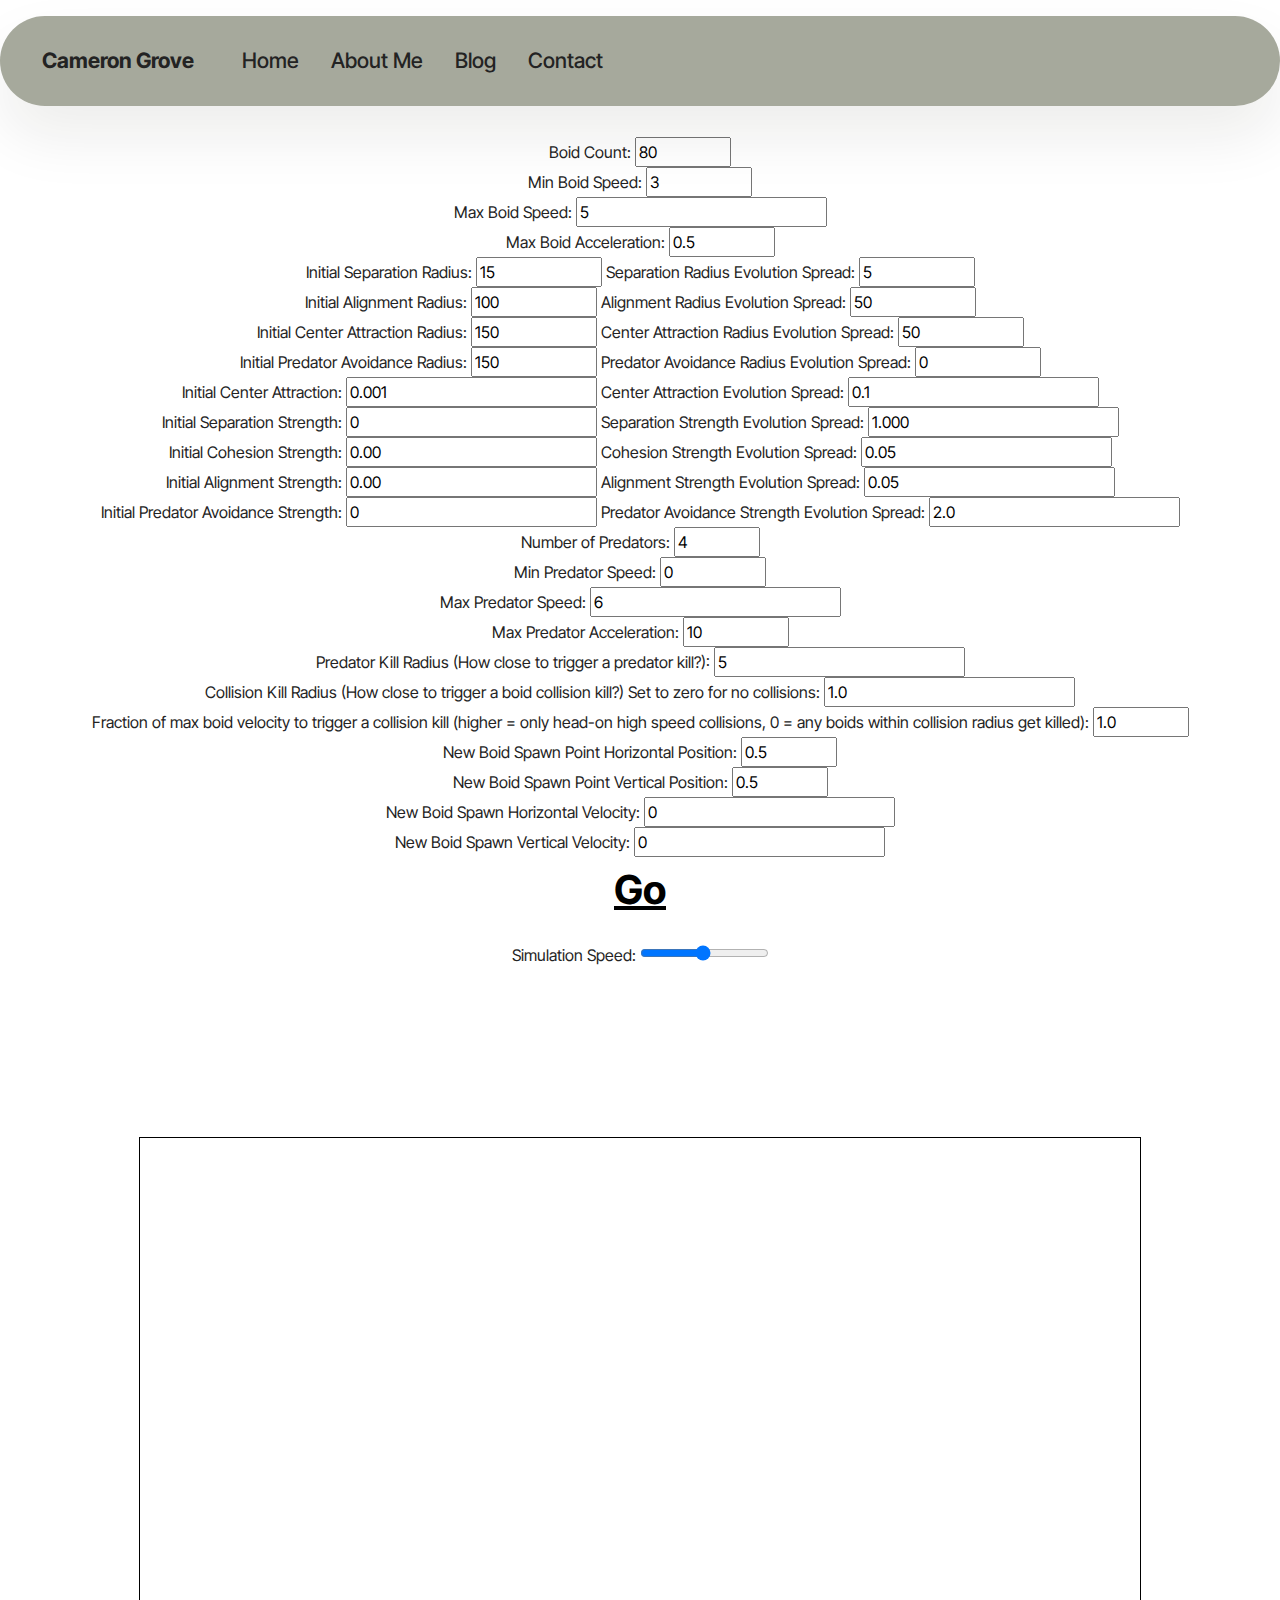
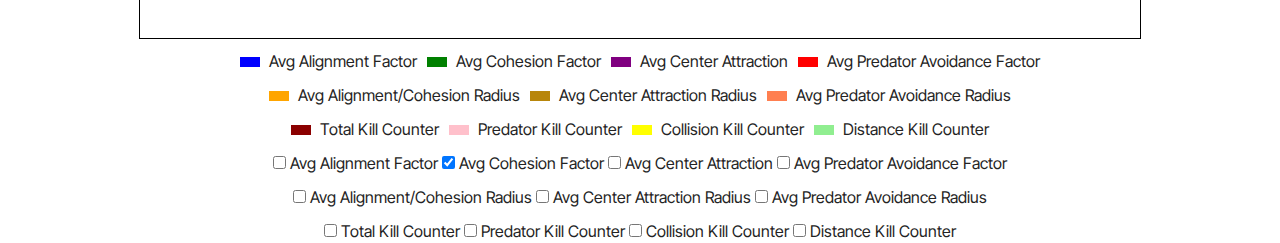
<file: flockingsandbox.html>
<!DOCTYPE html>
<html  >
<head>
  <!-- Site made with Mobirise Website Builder v5.9.18, https://mobirise.com -->
  <meta charset="UTF-8">
  <meta http-equiv="X-UA-Compatible" content="IE=edge">
  <meta name="generator" content="Mobirise v5.9.18, mobirise.com">
  <meta name="viewport" content="width=device-width, initial-scale=1, minimum-scale=1">
  <link rel="shortcut icon" href="assets/images/favicon-1.ico" type="image/x-icon">
  <meta name="description" content="A tool for simulating the evolution of flocking behaviours">
  
  
  <title>Boid Evolution Sandbox</title>
  <link rel="stylesheet" href="assets/web/assets/mobirise-icons2/mobirise2.css">
  <link rel="stylesheet" href="assets/bootstrap/css/bootstrap.min.css">
  <link rel="stylesheet" href="assets/bootstrap/css/bootstrap-grid.min.css">
  <link rel="stylesheet" href="assets/bootstrap/css/bootstrap-reboot.min.css">
  <link rel="stylesheet" href="assets/dropdown/css/style.css">
  <link rel="stylesheet" href="assets/theme/css/style.css">
  <link rel="preload" href="https://fonts.googleapis.com/css?family=Inter+Tight:100,200,300,400,500,600,700,800,900,100i,200i,300i,400i,500i,600i,700i,800i,900i&display=swap" as="style" onload="this.onload=null;this.rel='stylesheet'">
  <noscript><link rel="stylesheet" href="https://fonts.googleapis.com/css?family=Inter+Tight:100,200,300,400,500,600,700,800,900,100i,200i,300i,400i,500i,600i,700i,800i,900i&display=swap"></noscript>
  <link rel="preload" as="style" href="assets/mobirise/css/mbr-additional.css?v=eHGn8U"><link rel="stylesheet" href="assets/mobirise/css/mbr-additional.css?v=eHGn8U" type="text/css">

  
  
  
</head>
<body>
  
  <section data-bs-version="5.1" class="menu menu1 cid-uxIo30R6fm" once="menu" id="menu01-12">
	

	<nav class="navbar navbar-dropdown navbar-expand-lg">
		<div class="container">
			<div class="navbar-brand">
				
				<span class="navbar-caption-wrap"><a class="navbar-caption text-black text-primary display-4" href="index.html">Cameron Grove</a></span>
			</div>
			<button class="navbar-toggler" type="button" data-toggle="collapse" data-bs-toggle="collapse" data-target="#navbarSupportedContent" data-bs-target="#navbarSupportedContent" aria-controls="navbarNavAltMarkup" aria-expanded="false" aria-label="Toggle navigation">
				<div class="hamburger">
					<span></span>
					<span></span>
					<span></span>
					<span></span>
				</div>
			</button>
			<div class="collapse navbar-collapse" id="navbarSupportedContent">
				<ul class="navbar-nav nav-dropdown nav-right" data-app-modern-menu="true"><li class="nav-item"><a class="nav-link link text-black text-primary display-4" href="index.html">Home</a></li><li class="nav-item">
						<a class="nav-link link text-black text-primary display-4" href="about.html">About Me</a>
					</li>
					<li class="nav-item">
						<a class="nav-link link text-black text-primary display-4" href="https://baseballaheadinthecount.blogspot.com/" aria-expanded="false" target="_blank">Blog</a>
					</li>
					<li class="nav-item">
						<a class="nav-link link text-black text-primary display-4" href="contact.html">Contact</a>
					</li></ul>
				
				
			</div>
		</div>
	</nav>
</section>

<section data-bs-version="5.1" class="content4 cid-uxV3PF52Z1" id="list02-l">
    

    
    
  <div class="container">
      <div class="row justify-content-center">
          <div class="col-lg-12">
              <div class="title col-md-12 mb-5">
                  
                  
              </div>
              <div class="item features-without-image col-12">
                  <div class="item-wrapper">
                      <div class="card-box align-left">
                          <h5 class="card-title mbr-fonts-style mb-3 display-5">
                              <strong>Introduction</strong></h5>
                          <p class="card-text mbr-fonts-style mb-5 display-7">
                              </p>
                      </div>
                  </div>
              </div>
              
              
          </div>
      </div>
  </div>
</section>



<div class="input-container"  style="text-align: center;">
  <!-- Add input fields for some configuration values -->
  <div>
    <label for="boidCount">Boid Count:</label>
    <input type="number" id="boidCount" value="80" step="1" min="5" max="150">
  </div>
  <div>
      <label for="minSpeed">Min Boid Speed:</label>
      <input type="number" id="minSpeed" step="0.1" value="3" min="1" max="15">
    </div>
  <div>
    <label for="maxSpeed">Max Boid Speed:</label>
    <input type="number" id="maxSpeed" step="0.1" value="5">
  </div>
  <div>
      <label for="maxAccel">Max Boid Acceleration:</label>
      <input type="number" id="maxAccel" step="0.1" value="0.5" min="0.1" max="15">
    </div>
    <div>
      <label for="separationRadius">Initial Separation Radius:</label>
      <input type="number" id="separationRadius" value="15" min="0" max="1000" step="0.1">
      <label for="sdSeparationRadius">Separation Radius Evolution Spread:</label>
      <input type="number" id="sdSeparationRadius" value="5" min="0" max="100" step="0.1">  
  </div>
    <div>
      <label for="alignmentRadius">Initial Alignment Radius:</label>
      <input type="number" id="alignmentRadius" value="100" min="0" max="1000" step="0.1">
      <label for="sdAlignmentRadius">Alignment Radius Evolution Spread:</label>
      <input type="number" id="sdAlignmentRadius" value="50" min="0" max="1000" step="0.1">
    </div>
    <div>
      <label for="centerRadius">Initial Center Attraction Radius:</label>
      <input type="number" id="centerRadius" value="150" min="0.1" max="1000" step="0.1">
      <label for="sdCenterRadius">Center Attraction Radius Evolution Spread:</label>
      <input type="number" id="sdCenterRadius" value="50" min="0" max="1000" step="0.1">
    </div>
    <div>
      <label for="predRadius">Initial Predator Avoidance Radius:</label>
      <input type="number" id="predRadius" value="150" min="0.1" max="1000" step="0.1">
      <label for="sdPredRadius">Predator Avoidance Radius Evolution Spread:</label>
      <input type="number" id="sdPredRadius" value="0" min="0" max="1000" step="0.1">
    </div>
  <div>
    <label for="centerAttraction">Initial Center Attraction:</label>
    <input type="number" id="centerAttraction" step="0.001" value="0.001">
    <label for="sdCenterAttraction">Center Attraction Evolution Spread:</label>
    <input type="number" id="sdCenterAttraction" step="0.001" value="0.1" min="0">
  </div>
  <div>
      <label for="separation">Initial Separation Strength:</label>
      <input type="number" id="separation" step="0.001" value="0">
      <label for="sdSeparation">Separation Strength Evolution Spread:</label>
      <input type="number" id="sdSeparation" step="0.001" value="1.000" min="0">
    </div>
    <div>
      <label for="cohesion">Initial Cohesion Strength:</label>
      <input type="number" id="cohesion" step="0.001" value="0.00">
      <label for="sdCohesion">Cohesion Strength Evolution Spread:</label>
      <input type="number" id="sdCohesion" step="0.001" value="0.05" min="0">
    </div>
    <div>
      <label for="alignment">Initial Alignment Strength:</label>
      <input type="number" id="alignment" step="0.001" value="0.00">
      <label for="sdAlignment">Alignment Strength Evolution Spread:</label>
      <input type="number" id="sdAlignment" step="0.001" value="0.05" min="0">
    </div>
    <div>
      <label for="predAvoid">Initial Predator Avoidance Strength:</label>
      <input type="number" id="predAvoid" step="0.001" value="0">
      <label for="sdPredAvoid">Predator Avoidance Strength Evolution Spread:</label>
      <input type="number" id="sdPredAvoid" step="0.001" value="2.0" min="0">
    </div>
    <div>
      <label for="predCount">Number of Predators:</label>
      <input type="number" id="predCount" step="1" value="4" min="1" max="15">
    </div>
    <div>
      <label for="predMinSpeed">Min Predator Speed:</label>
      <input type="number" id="predMinSpeed" step="0.1" value="0" min="1" max="15">
    </div>
  <div>
    <label for="predMaxSpeed">Max Predator Speed:</label>
    <input type="number" id="predMaxSpeed" step="0.1" value="6">
  </div>
  <div>
      <label for="predMaxAccel">Max Predator Acceleration:</label>
      <input type="number" id="predMaxAccel" step="0.1" value="10" min="0.1" max="15">
    </div>
    <div>
      <label for="predKill">Predator Kill Radius (How close to trigger a predator kill?):</label>
      <input type="number" id="predKill" step="0.1" value="5" min="0.1">
    </div>
    <div>
      <label for="collisionKill">Collision Kill Radius (How close to trigger a boid collision kill?) Set to zero for no collisions:</label>
      <input type="number" id="collisionKill" step="0.1" value="1.0" min="0.0">
    </div>
    <div>
      <label for="collisionKillFactor">Fraction of max boid velocity to trigger a collision kill (higher = only head-on high speed collisions, 0 = any boids within collision radius get killed):</label>
      <input type="number" id="collisionKillFactor" step="0.1" value="1.0" min="0.0" max="2.0">
    </div>
    <div>
      <label for="spawnX">New Boid Spawn Point Horizontal Position:</label>
      <input type="number" id="spawnX" step="0.1" value="0.5" min="0.1" max="0.9">
    </div>
    <div>
      <label for="spawnY">New Boid Spawn Point Vertical Position:</label>
      <input type="number" id="spawnY" step="0.1" value="0.5" min="0.1" max="0.9">
    </div>
    <div>
      <label for="spawnVeloX">New Boid Spawn Horizontal Velocity:</label>
      <input type="number" id="spawnVeloX" step="0.1" value="0">
    </div>
    <div>
      <label for="spawnVeloY">New Boid Spawn Vertical Velocity:</label>
      <input type="number" id="spawnVeloY" step="0.1" value="0">
    </div>
  
</div>
<div style="text-align: center; font-size: 40px;">
  <button id="startSimulation"><b><u>Go</u></b></button>
</div>

<div style="text-align: center; margin-top: 20px;">
  <label for="simulationSpeed">Simulation Speed:</label>
  <input type="range" id="simulationSpeed" min="1" max="100" value="50">
</div>


<canvas id="predEvolSimulation1"></canvas>
<div style="display: flex; flex-direction: column; align-items: center; margin-top: 20px;">
<canvas id="summaryGraph" width="1000" height="500" style="border:1px solid black;"></canvas>
<div id="legend" style="margin-top: 10px; display: flex; flex-wrap: wrap; gap: 10px;">
  <div>
    <span style="display: inline-block; width: 20px; height: 10px; background-color: blue; margin-right: 5px;"></span>
    <label for="showAlignmentFactor">Avg Alignment Factor</label>
  </div>
  <div>
    <span style="display: inline-block; width: 20px; height: 10px; background-color: green; margin-right: 5px;"></span>
    <label for="showCohesionFactor">Avg Cohesion Factor</label>
  </div>
  <div>
    <span style="display: inline-block; width: 20px; height: 10px; background-color: purple; margin-right: 5px;"></span>
    <label for="showCenterAttraction">Avg Center Attraction</label>
  </div>
  <div>
    <span style="display: inline-block; width: 20px; height: 10px; background-color: red; margin-right: 5px;"></span>
    <label for="showPredatorAvoidanceFactor">Avg Predator Avoidance Factor</label>
  </div>
  </div>
  <div id="legend" style="margin-top: 10px; display: flex; flex-wrap: wrap; gap: 10px;">
    <div>
      <span style="display: inline-block; width: 20px; height: 10px; background-color: orange; margin-right: 5px;"></span>
      <label for="showAlignmentRadius">Avg Alignment/Cohesion Radius</label>
    </div>
    <div>
      <span style="display: inline-block; width: 20px; height: 10px; background-color: darkgoldenrod; margin-right: 5px;"></span>
      <label for="showCenterRadius">Avg Center Attraction Radius</label>
    </div>
    <div>
      <span style="display: inline-block; width: 20px; height: 10px; background-color: coral; margin-right: 5px;"></span>
      <label for="showPredatorRadius">Avg Predator Avoidance Radius</label>
    </div>
    </div>
    <div id="legend" style="margin-top: 10px; display: flex; flex-wrap: wrap; gap: 10px;">
    <div>
      <span style="display: inline-block; width: 20px; height: 10px; background-color: darkred; margin-right: 5px;"></span>
      <label for="showTotalKillCounter">Total Kill Counter</label>
    </div>
    <div>
      <span style="display: inline-block; width: 20px; height: 10px; background-color: pink; margin-right: 5px;"></span>
      <label for="showPredatorKillcounter">Predator Kill Counter</label>
    </div>
    <div>
      <span style="display: inline-block; width: 20px; height: 10px; background-color: yellow; margin-right: 5px;"></span>
      <label for="showCollisionKillCounter">Collision Kill Counter</label>
    </div>
    <div>
      <span style="display: inline-block; width: 20px; height: 10px; background-color: lightgreen; margin-right: 5px;"></span>
      <label for="showDistanceKillCounter">Distance Kill Counter</label>
    </div>
    </div>
    
<div id="checkboxContainer" style="margin-top: 10px;">
  <label><input type="checkbox" id="showAlignmentFactor"> Avg Alignment Factor</label>
  <label><input type="checkbox" id="showCohesionFactor" checked> Avg Cohesion Factor</label>
  <label><input type="checkbox" id="showCenterAttraction"> Avg Center Attraction</label>
  <label><input type="checkbox" id="showPredatorAvoidanceFactor"> Avg Predator Avoidance Factor</label>
</div>
<div id="checkboxContainer" style="margin-top: 10px;">
<label><input type="checkbox" id="showAlignmentRadius"> Avg Alignment/Cohesion Radius</label>
  <label><input type="checkbox" id="showCenterRadius"> Avg Center Attraction Radius</label>
  <label><input type="checkbox" id="showPredatorAvoidanceRadius"> Avg Predator Avoidance Radius</label>
</div>
  <div id="checkboxContainer" style="margin-top: 10px;">
  <label><input type="checkbox" id="showKillCounter"> Total Kill Counter</label>
  <label><input type="checkbox" id="showKillCounterPred"> Predator Kill Counter</label>
  <label><input type="checkbox" id="showKillCounterCollision"> Collision Kill Counter</label>
  <label><input type="checkbox" id="showKillCounterDistance"> Distance Kill Counter</label>
</div>
</div>



<script>


const defaultConfig = {
boidCount: 80,
boidSize: 3,
maxSpeed: 5,
minSpeed: 3,
maxAcceleration: 0.5,
separationRadius_in: 10,
alignmentRadius_in: 189,
centerAttraction_in: 0.06,
centerRadius_in: 210,
predatorAvoidanceRadius_in: 100,
separationFactor_in: 10,
alignmentFactor_in: -0.048,
cohesionFactor_in: 0.13,
predatorAvoidanceFactor_in: 0.92,
predMaxSpeed: 6,
predMinSpeed: 0,
predMaxAccel: 6.5,
predSize: 5,
sepKillRadius: 1.0,
centerKillRadius: 1000,
predKillRadius: 5,
sdAlignmentFactor: 0.0,
sdCohesionFactor: 0.0,
sdCenterAttraction: 0.0,
sdSeparationFactor: 0.0,
sdPredatorAvoidanceFactor: 0.0,
sdAlignmentRadius: 0,
sdSeparationRadius: 0.0,
sdCenterRadius: 0,
sdPredatorAvoidanceRadius: 0.0,
showStats: 1,
collision_factor: 1.5,
init_x: 300,
init_y: 200,
init_vx: -2,
init_vy: 2,
predCount: 4
};

let currentConfig = { ...defaultConfig };
let animationFrame;
let simulationInterval; // Declare a global variable for setInterval
// let isAnimating = false; // To track animation state
let animationInterval; // Store the current interval
let currentSpeed = 50; // Default speed



const initializeSimulation = () => {
// Stop the previous interval and animation frame
if (simulationInterval) clearInterval(simulationInterval);
if (animationFrame) cancelAnimationFrame(animationFrame);
//cancelAnimationFrame(animationFrame); // Stop previous simulation
initializeFlockingSimulationPredatorEvolve('predEvolSimulation1', currentConfig);
};

document.getElementById('startSimulation').addEventListener('click', () => {
currentConfig = {
...defaultConfig,
boidCount: parseInt(document.getElementById('boidCount').value),
maxSpeed: parseFloat(document.getElementById('maxSpeed').value),
minSpeed: parseFloat(document.getElementById('minSpeed').value),
maxAcceleration: parseFloat(document.getElementById('maxAccel').value),
separationRadius_in: parseFloat(document.getElementById('separationRadius').value),
alignmentRadius_in: parseFloat(document.getElementById('alignmentRadius').value),
centerAttraction_in: parseFloat(document.getElementById('centerAttraction').value),
centerRadius_in: parseFloat(document.getElementById('centerRadius').value),
predatorAvoidanceRadius_in: parseFloat(document.getElementById('predRadius').value),
separationFactor_in: parseFloat(document.getElementById('separation').value),
alignmentFactor_in: parseFloat(document.getElementById('alignment').value),
cohesionFactor_in: parseFloat(document.getElementById('cohesion').value),
predatorAvoidanceFactor_in: parseFloat(document.getElementById('predAvoid').value),
predMaxSpeed: parseFloat(document.getElementById('predMaxSpeed').value),
predMinSpeed: parseFloat(document.getElementById('predMinSpeed').value),
predMaxAccel: parseFloat(document.getElementById('predMaxAccel').value),
sepKillRadius: parseFloat(document.getElementById('collisionKill').value),
predKillRadius: parseFloat(document.getElementById('predKill').value),
sdAlignmentFactor: parseFloat(document.getElementById('sdAlignment').value),
sdCohesionFactor: parseFloat(document.getElementById('sdCohesion').value),
sdCenterAttraction: parseFloat(document.getElementById('sdCenterAttraction').value),
sdSeparationFactor: parseFloat(document.getElementById('sdSeparation').value),
sdPredatorAvoidanceFactor: parseFloat(document.getElementById('sdPredAvoid').value),
sdAlignmentRadius: parseFloat(document.getElementById('sdAlignmentRadius').value),
sdSeparationRadius: parseFloat(document.getElementById('sdSeparationRadius').value),
sdCenterRadius: parseFloat(document.getElementById('sdCenterRadius').value),
sdPredatorAvoidanceRadius: parseFloat(document.getElementById('sdPredRadius').value),
collision_factor: parseFloat(document.getElementById('collisionKillFactor').value),
init_x: parseFloat(document.getElementById('spawnX').value),
init_y: parseFloat(document.getElementById('spawnY').value),
init_vx: parseFloat(document.getElementById('spawnVeloX').value),
init_vy: parseFloat(document.getElementById('spawnVeloY').value),
predCount:parseFloat(document.getElementById('predCount').value),
};

summaryData = {
alignmentFactor: [],
cohesionFactor: [],
centerAttraction: [],
predatorAvoidanceFactor: [],
alignmentRadius: [],
centerRadius: [],
predatorAvoidanceRadius: [],
killCounter: [0],
killCounterPred: [0],
killCounterCollision: [0],
killCounterDistance: [0]
};
initializeSimulation();
});

//initializeSimulation();

let summaryData = {
alignmentFactor: [],
cohesionFactor: [],
centerAttraction: [],
predatorAvoidanceFactor: [],
alignmentRadius: [],
centerRadius: [],
predatorAvoidanceRadius: [],
killCounter: [0],
killCounterPred: [0],
killCounterCollision: [0],
killCounterDistance: [0]
};
function initializeFlockingSimulationPredatorEvolve(canvasId, config) {
    const canvas = document.getElementById(canvasId);
    const ctx = canvas.getContext('2d');

    canvas.width = window.innerWidth;
    canvas.height = window.innerHeight;

    

    const {
      boidCount,
      boidSize,
      maxSpeed,
      minSpeed,
      maxAcceleration,
      sepKillRadius,
      centerKillRadius,
      predKillRadius,
      separationRadius_in,
    alignmentRadius_in,
    centerAttraction_in,
    centerRadius_in,
    predatorAvoidanceRadius_in,
    separationFactor_in,
    alignmentFactor_in,
    cohesionFactor_in,
    predatorAvoidanceFactor_in,
      predMaxSpeed,
      predMinSpeed,
      predMaxAccel,
      predSize,
      sdAlignmentFactor,
      sdCohesionFactor,
      sdCenterAttraction,
      sdSeparationFactor,
      sdPredatorAvoidanceFactor,
      sdAlignmentRadius,
      sdSeparationRadius,
      sdCenterRadius,
      sdPredatorAvoidanceRadius,
      showStats,
      collision_factor,
      init_x,
      init_y,
      init_vx,
      init_vy,
      predCount
    } = config;

    class Boid3{
      constructor(x, y, velocityX, velocityY,
      alignmentRadius,
      separationRadius,
      centerRadius,
      predatorAvoidanceRadius,
      alignmentFactor,
      cohesionFactor,
      centerAttraction,
      separationFactor,
      predatorAvoidanceFactor) {
        this.position = { x, y };
        this.velocity = { x: velocityX, y: velocityY };
        this.alignmentRadius = alignmentRadius;
        this.separationRadius = separationRadius;
        this.centerRadius = centerRadius;
        this.predatorAvoidanceRadius = predatorAvoidanceRadius;
        this.alignmentFactor = alignmentFactor;
        this.cohesionFactor = cohesionFactor;
        this.centerAttraction = centerAttraction;
        this.separationFactor = separationFactor;
        this.predatorAvoidanceFactor = predatorAvoidanceFactor;
      }

      update(boids,preds) {
        let alignment = { x: 0, y: 0 };
        let cohesion = { x: 0, y: 0 };
        let separation = { x: 0, y: 0 };
        let total = 0;

        for (let other of boids) {
          const dx = other.position.x - this.position.x;
          const dy = other.position.y - this.position.y;
          const distance = Math.sqrt(dx * dx + dy * dy);

          if (other !== this && distance < this.alignmentRadius) {
            alignment.x += other.velocity.x;
            alignment.y += other.velocity.y;
            cohesion.x += other.position.x;
            cohesion.y += other.position.y;
            total++;
          }



          if (other !== this && distance < this.separationRadius) {
            separation.x -= dx / distance;
            separation.y -= dy / distance;
          }
        }

        if (total > 0) {
          alignment.x /= total;
          alignment.y /= total;
          cohesion.x /= total;
          cohesion.y /= total;
          cohesion.x -= this.position.x;
          cohesion.y -= this.position.y;
        }

        let pred_force = {x:0,y:0};

        let dist_pred;
        for(let pred of preds){
          dist_pred = Math.sqrt((this.position.x - pred.position.x)**2 + (this.position.y - pred.position.y)**2);
          if(dist_pred <= this.predatorAvoidanceRadius){
            pred_force.x += this.predatorAvoidanceFactor*(this.position.x - pred.position.x)/dist_pred;
            pred_force.y += this.predatorAvoidanceFactor*(this.position.y - pred.position.y)/dist_pred;
          }
        }


        const center = { x: canvas.width / 2, y: canvas.height / 2 };
        const distanceToCenter = Math.sqrt(
          (center.x - this.position.x) ** 2 +
          (center.y - this.position.y) ** 2
        );
        let toCenter = { x: 0, y: 0 };
        if (distanceToCenter > this.centerRadius) {
          const factor = (distanceToCenter - this.centerRadius) / this.centerRadius;
          toCenter.x = (center.x - this.position.x) * factor;
          toCenter.y = (center.y - this.position.y) * factor;
        }

        let accelerationX =
          alignment.x * this.alignmentFactor +
          cohesion.x * this.cohesionFactor +
          separation.x * this.separationFactor +
          toCenter.x * this.centerAttraction +
          pred_force.x;

        let accelerationY =
          alignment.y * this.alignmentFactor +
          cohesion.y * this.cohesionFactor +
          separation.y * this.separationFactor +
          toCenter.y * this.centerAttraction +
          pred_force.y;

        const accelerationMagnitude = Math.sqrt(
          accelerationX ** 2 + accelerationY ** 2
        );
        if (accelerationMagnitude > maxAcceleration) {
          accelerationX = (accelerationX / accelerationMagnitude) * maxAcceleration;
          accelerationY = (accelerationY / accelerationMagnitude) * maxAcceleration;
        }

        this.velocity.x += accelerationX;
        this.velocity.y += accelerationY;

        const speed = Math.sqrt(
          this.velocity.x ** 2 + this.velocity.y ** 2
        );
        if (speed > maxSpeed) {
          this.velocity.x = (this.velocity.x / speed) * maxSpeed;
          this.velocity.y = (this.velocity.y / speed) * maxSpeed;
        } else if (speed < minSpeed) {
          this.velocity.x = (this.velocity.x / speed) * minSpeed;
          this.velocity.y = (this.velocity.y / speed) * minSpeed;
        }

        this.position.x += this.velocity.x;
        this.position.y += this.velocity.y;
      }

      draw() {
        ctx.beginPath();
        ctx.arc(this.position.x, this.position.y, boidSize, 0, Math.PI * 2);
        ctx.fillStyle = 'blue';
        ctx.fill();
      }
    }

    class Pred3{
      constructor(x, y, velocityX, velocityY) {
        this.position = { x, y };
        this.velocity = { x: velocityX, y: velocityY };
      }

      update(pred,boids) {
        let dx_min;
        let dy_min;
        let minDistance = 1000;
        for (let other of boids) {
          const dx = other.position.x - this.position.x;
          const dy = other.position.y - this.position.y;
          const distance = Math.sqrt(dx * dx + dy * dy);
          if(distance < minDistance){
            dx_min = dx;
            dy_min = dy;
            minDistance = distance;
          }
        }
        
        let accelerationX =
          dx_min;

        let accelerationY =
          dy_min;

        const accelerationMagnitude = Math.sqrt(
          accelerationX ** 2 + accelerationY ** 2
        );
        if (accelerationMagnitude > predMaxAccel) {
          accelerationX = (accelerationX / accelerationMagnitude) * predMaxAccel;
          accelerationY = (accelerationY / accelerationMagnitude) * predMaxAccel;
        }

        this.velocity.x += accelerationX;
        this.velocity.y += accelerationY;

        const speed = Math.sqrt(
          this.velocity.x ** 2 + this.velocity.y ** 2
        );
        if (speed > predMaxSpeed) {
          this.velocity.x = (this.velocity.x / speed) * predMaxSpeed;
          this.velocity.y = (this.velocity.y / speed) * predMaxSpeed;
        } else if (speed < predMinSpeed) {
          this.velocity.x = (this.velocity.x / speed) * predMinSpeed;
          this.velocity.y = (this.velocity.y / speed) * predMinSpeed;
        }

        this.position.x += this.velocity.x;
        this.position.y += this.velocity.y;
      }

      draw() {
        ctx.beginPath();
        ctx.arc(this.position.x, this.position.y, predSize, 0, Math.PI * 2);
        ctx.fillStyle = 'red';
        ctx.fill();
      }
    }

    const boids = [];
    for (let i = 0; i < boidCount; i++) {
      const x = (Math.random()) * canvas.width;
      const y = (Math.random()) * canvas.height;
      const velocityX = Math.random() - 0.5;
      const velocityY = Math.random() - 0.5;
      
      
      const alignmentRadius = alignmentRadius_in + (Math.random()-0.5)*sdAlignmentRadius;
      const separationRadius = separationRadius_in + (Math.random()-0.5)*sdSeparationRadius;
      const centerRadius = centerRadius_in + (Math.random()-0.5)*sdCenterRadius;
      const predatorAvoidanceRadius = predatorAvoidanceRadius_in + (Math.random()-0.5)*sdPredatorAvoidanceRadius;

      const alignmentFactor = alignmentFactor_in + (Math.random()-0.5)*sdAlignmentFactor;
      const cohesionFactor = cohesionFactor_in + (Math.random()-0.5)*sdCohesionFactor;
      const centerAttraction = centerAttraction_in +(Math.random()-0.5)*sdCenterAttraction;
      const separationFactor = separationFactor_in +(Math.random()-0.5)*sdSeparationFactor;
      const predatorAvoidanceFactor = predatorAvoidanceFactor_in+(Math.random()-0.5)*sdPredatorAvoidanceFactor;
      boids.push(new Boid3(x, y, velocityX, velocityY,
      alignmentRadius,
      separationRadius,
      centerRadius,
      predatorAvoidanceRadius,
      alignmentFactor,
      cohesionFactor,
      centerAttraction,
      separationFactor,
      predatorAvoidanceFactor
      ));
    }
    const preds = [];
    for (let i = 0; i < predCount; i++) {
      preds.push(new Pred3(Math.round(Math.random()) * canvas.width + Math.random()*50,Math.round(Math.random())* canvas.height + Math.random()*50,Math.random()*2,Math.random()*2));
    }



    function create_new_boid(boids){
      const totalBoids = boids.length;
      let avgAlignmentRadius = 0;
      let avgSeparationRadius = 0;
      let avgCenterRadius = 0;
      let avgPredatorAvoidanceRadius = 0;
      let avgAlignmentFactor = 0;
      let avgCohesionFactor = 0;
      let avgCenterAttraction = 0;
      let avgSeparationFactor = 0;
      let avgPredatorAvoidanceFactor = 0;
      for (let boid of boids) {
        avgAlignmentRadius += boid.alignmentRadius;
        avgSeparationRadius += boid.separationRadius;
        avgCenterRadius += boid.centerRadius;
        avgPredatorAvoidanceRadius += boid.predatorAvoidanceRadius;
        avgAlignmentFactor += boid.alignmentFactor;
        avgCohesionFactor += boid.cohesionFactor;
        avgCenterAttraction += boid.centerAttraction;
        avgSeparationFactor += boid.separationFactor;
        avgPredatorAvoidanceFactor += boid.predatorAvoidanceFactor;
}

avgAlignmentRadius = avgAlignmentRadius / totalBoids;
avgSeparationRadius = avgSeparationRadius / totalBoids;
avgCenterRadius = avgCenterRadius / totalBoids;
avgPredatorAvoidanceRadius = avgPredatorAvoidanceRadius / totalBoids;


avgAlignmentFactor = avgAlignmentFactor / totalBoids;
avgCohesionFactor = avgCohesionFactor / totalBoids;
avgCenterAttraction = avgCenterAttraction / totalBoids;
avgSeparationFactor = avgSeparationFactor / totalBoids;
avgPredatorAvoidanceFactor = avgPredatorAvoidanceFactor / totalBoids;



      const x = (10 + 2*sepKillRadius )*(Math.random()-0.5) + canvas.width* init_x;
      const y = (10 + 2*sepKillRadius )*(Math.random()-0.5) + canvas.height * (1-init_y);
      const velocityX = init_vx + Math.random() - 0.5;
      const velocityY = -init_vy + Math.random();


      const alignmentRadius = avgAlignmentRadius + (Math.random()-0.5)*sdAlignmentRadius;
      const separationRadius = avgSeparationRadius + (Math.random()-0.5)*sdSeparationRadius;
      const centerRadius = avgCenterRadius + (Math.random()-0.5)*sdCenterRadius;
      const predatorAvoidanceRadius = avgPredatorAvoidanceRadius + (Math.random()-0.5)*sdPredatorAvoidanceRadius;

      const alignmentFactor = avgAlignmentFactor + (Math.random()-0.5)*sdAlignmentFactor;
      const cohesionFactor = avgCohesionFactor + (Math.random()-0.5)*sdCohesionFactor;
      const centerAttraction = avgCenterAttraction+(Math.random()-0.5)*sdCenterAttraction;
      const separationFactor = avgSeparationFactor+(Math.random()-0.5)*sdSeparationFactor;
      const predatorAvoidanceFactor = avgPredatorAvoidanceFactor+(Math.random()-0.5)*sdPredatorAvoidanceFactor;
      boids.push(new Boid3(x, y, velocityX, velocityY,
      alignmentRadius,
      separationRadius,
      centerRadius,
      predatorAvoidanceRadius,
      alignmentFactor,
      cohesionFactor,
      centerAttraction,
      separationFactor,
      predatorAvoidanceFactor
      ));
    }

    function create_new_pred(preds){
      preds.push(new Pred3(Math.round(Math.random()) * canvas.width + Math.random()*50,Math.round(Math.random())* canvas.height + Math.random()*50,Math.random()*2,Math.random()*2));
    }

    function kill_pred(boids,preds,predKillRadius){
      for (let i = boids.length - 1; i >= 0; i--) {
        for(let j = preds.length -1; j>=0;j--)
      if (Math.sqrt((boids[i].position.x - preds[j].position.x)**2 + (boids[i].position.y - preds[j].position.y)**2) <= predKillRadius) {
      boids.splice(i, 1); // Remove the boid at index i
      preds.splice(j,1);
      create_new_boid(boids);
      create_new_pred(preds);
      killCounter += 1;
      killCounterPred += 1;
      break
      }
    }
    }
    function kill_sep(boids, sepKillRadius) {
for (let i = boids.length - 1; i >= 0; i--) { // Iterate backward
  for (let j = i - 1; j >= 0; j--) { // Compare only pairs that haven’t been checked yet
    const boid1 = boids[i];
    const boid2 = boids[j];
    const distance = Math.sqrt(
      (boid1.position.x - boid2.position.x) ** 2 +
      (boid1.position.y - boid2.position.y) ** 2
    );
    const velo_diff = Math.sqrt(
      (boid1.velocity.x - boid2.velocity.x) ** 2 +
      (boid1.velocity.y - boid2.velocity.y) ** 2
    );
    if (distance < sepKillRadius && velo_diff>=maxSpeed*collision_factor) {//only kill if sufficiently different velo vectors!
      // Remove boid1 and boid2
      boids.splice(i, 1); // Remove the boid with the higher index first
      boids.splice(j, 1); // Remove the other boid
      create_new_boid(boids); // Replace with new boids if needed
      create_new_boid(boids);
      killCounter += 2;
      killCounterCollision += 2;
      break; // Exit inner loop as `i` is now invalid
    }
  }
}
}
          
    function kill_center(boids,centerKillRadius){
      const center = { x: canvas.width / 2, y: canvas.height / 2 };
        
      for (let i = boids.length - 1; i >= 0; i--) {

      if (boids[i].position.x<=0){
      boids.splice(i, 1); // Remove the boid at index i
      create_new_boid(boids)
      killCounter += 1;
      killCounterDistance += 1;
    }
    if (boids[i].position.y<=0){
      boids.splice(i, 1); // Remove the boid at index i
      create_new_boid(boids)
      killCounter += 1;
      killCounterDistance += 1;
    }
    if (boids[i].position.x>=canvas.width){
      boids.splice(i, 1); // Remove the boid at index i
      create_new_boid(boids)
      killCounter += 1;
      killCounterDistance += 1;
    }
    if (boids[i].position.y>=canvas.height){
      boids.splice(i, 1); // Remove the boid at index i
      create_new_boid(boids)
      killCounter += 1;
      killCounterDistance += 1;
    }
  }
}

    let isAnimating = false;
    let animationFrame;


let killCounterLast = 0;
let killCounterPredLast = 0;
let killCounterCollisionLast = 0;
let killCounterDistanceLast = 0;
function recordSummaryStatistics(boids, step) {
const totalBoids = boids.length;
      let avgAlignmentRadius = 0;
      let avgSeparationRadius = 0;
      let avgCenterRadius = 0;
      let avgPredatorAvoidanceRadius = 0;
      let avgAlignmentFactor = 0;
      let avgCohesionFactor = 0;
      let avgCenterAttraction = 0;
      let avgSeparationFactor = 0;
      let avgPredatorAvoidanceFactor = 0;
      for (let boid of boids) {
        avgAlignmentRadius += boid.alignmentRadius;
        avgSeparationRadius += boid.separationRadius;
        avgCenterRadius += boid.centerRadius;
        avgPredatorAvoidanceRadius += boid.predatorAvoidanceRadius;
        avgAlignmentFactor += boid.alignmentFactor;
        avgCohesionFactor += boid.cohesionFactor;
        avgCenterAttraction += boid.centerAttraction;
        avgSeparationFactor += boid.separationFactor;
        avgPredatorAvoidanceFactor += boid.predatorAvoidanceFactor;
}

avgAlignmentRadius = round(avgAlignmentRadius / totalBoids,4);
avgCenterRadius = round(avgCenterRadius / totalBoids,4);
avgPredatorAvoidanceRadius = round(avgPredatorAvoidanceRadius / totalBoids,4);


avgAlignmentFactor = round(avgAlignmentFactor / totalBoids,4);
avgCohesionFactor = round(avgCohesionFactor / totalBoids,4);
avgCenterAttraction = round(avgCenterAttraction / totalBoids,4);
avgPredatorAvoidanceFactor = round(avgPredatorAvoidanceFactor / totalBoids,4);

summaryData.alignmentFactor.push(avgAlignmentFactor);
summaryData.cohesionFactor.push(avgCohesionFactor);
summaryData.centerAttraction.push(avgCenterAttraction);
summaryData.predatorAvoidanceFactor.push(avgPredatorAvoidanceFactor);
summaryData.alignmentRadius.push(avgAlignmentRadius);
summaryData.centerRadius.push(avgCenterRadius);
summaryData.predatorAvoidanceRadius.push(avgPredatorAvoidanceRadius);
summaryData.killCounter.push(killCounter - killCounterLast);
summaryData.killCounterPred.push(killCounterPred - killCounterPredLast);
summaryData.killCounterCollision.push(killCounterCollision - killCounterCollisionLast);
summaryData.killCounterDistance.push(killCounterDistance - killCounterDistanceLast);

killCounterLast = killCounter;
killCounterPredLast = killCounterPred;
killCounterCollisionLast = killCounterCollision;
killCounterDistanceLast = killCounterDistance;


updateGraph(step)

}

function updateGraph(step) {
const graphCanvas = document.getElementById('summaryGraph');
const graphCtx = graphCanvas.getContext('2d');

graphCtx.clearRect(0, 0, graphCanvas.width, graphCanvas.height);

const timeSteps = Array.from({ length: summaryData.alignmentFactor.length }, (_, i) => i * 200);

const drawLine = (data, color) => {
  dataMax = Math.max(...data);
  dataMin = Math.min(...data);
  dataPoints = summaryData.alignmentFactor.length;
  graphCtx.beginPath();
  graphCtx.strokeStyle = color;
  data.forEach((value, index) => {
    const x = (index / dataPoints) * graphCanvas.width;
    const y = 490 - (((value - dataMin) / (dataMax - dataMin)) * 480); // Scale data

    //const y = 100;
    if (index === 0) {
      graphCtx.moveTo(x, y);
    } else {
      graphCtx.lineTo(x, y);
    }
  });
  graphCtx.stroke();
};

if (document.getElementById('showAlignmentFactor').checked) {
  drawLine(summaryData.alignmentFactor, 'blue');
}
if (document.getElementById('showCohesionFactor').checked) {
  drawLine(summaryData.cohesionFactor, 'green');
}
if (document.getElementById('showCenterAttraction').checked) {
  drawLine(summaryData.centerAttraction, 'purple');
}
if (document.getElementById('showPredatorAvoidanceFactor').checked) {
  drawLine(summaryData.predatorAvoidanceFactor, 'red');
}
if (document.getElementById('showAlignmentRadius').checked) {
  drawLine(summaryData.alignmentRadius, 'orange');
}
if (document.getElementById('showCenterRadius').checked) {
  drawLine(summaryData.centerRadius, 'darkgoldenrod');
}
if (document.getElementById('showPredatorAvoidanceRadius').checked) {
  drawLine(summaryData.predatorAvoidanceRadius, 'coral');
}
if (document.getElementById('showKillCounter').checked) {
  drawLine(summaryData.killCounter, 'darkred');
}
if (document.getElementById('showKillCounterPred').checked) {
  drawLine(summaryData.killCounterPred, 'pink');
}
if (document.getElementById('showKillCounterCollision').checked) {
  drawLine(summaryData.killCounterCollision, 'yellow');
}
if (document.getElementById('showKillCounterDistance').checked) {
  drawLine(summaryData.killCounterDistance, 'lightgreen');
}

}


function round(num, decimalPlaces = 0) {
  var p = Math.pow(10, decimalPlaces);
  var n = (num * p) * (1 + Number.EPSILON);
  return Math.round(n) / p;
}
    




function drawBoidStatistics(ctx, boids) {

// Calculate averages


const totalBoids = boids.length;
      let avgAlignmentRadius = 0;
      let avgSeparationRadius = 0;
      let avgCenterRadius = 0;
      let avgPredatorAvoidanceRadius = 0;
      let avgAlignmentFactor = 0;
      let avgCohesionFactor = 0;
      let avgCenterAttraction = 0;
      let avgSeparationFactor = 0;
      let avgPredatorAvoidanceFactor = 0;
      for (let boid of boids) {
        avgAlignmentRadius += boid.alignmentRadius;
        avgSeparationRadius += boid.separationRadius;
        avgCenterRadius += boid.centerRadius;
        avgPredatorAvoidanceRadius += boid.predatorAvoidanceRadius;
        avgAlignmentFactor += boid.alignmentFactor;
        avgCohesionFactor += boid.cohesionFactor;
        avgCenterAttraction += boid.centerAttraction;
        avgSeparationFactor += boid.separationFactor;
        avgPredatorAvoidanceFactor += boid.predatorAvoidanceFactor;
}

avgAlignmentRadius = round(avgAlignmentRadius / totalBoids,4);
avgSeparationRadius = round(avgSeparationRadius / totalBoids,4);
avgCenterRadius = round(avgCenterRadius / totalBoids,4);
avgPredatorAvoidanceRadius = round(avgPredatorAvoidanceRadius / totalBoids,4);


avgAlignmentFactor = round(avgAlignmentFactor / totalBoids,4);
avgCohesionFactor = round(avgCohesionFactor / totalBoids,4);
avgCenterAttraction = round(avgCenterAttraction / totalBoids,4);
avgSeparationFactor = round(avgSeparationFactor / totalBoids,4);
avgPredatorAvoidanceFactor = round(avgPredatorAvoidanceFactor / totalBoids,4);

// Draw text on canvas
if(showStats==1){
ctx.font = '16px Arial';
ctx.fillStyle = 'black';
ctx.fillText(`Avg alignmentFactor: (${avgAlignmentFactor})`, 10, 20); // Top-left corner
ctx.fillText(`Avg cohesionFactor: (${avgCohesionFactor})`, 10, 40);
ctx.fillText(`Avg centerAttraction: (${avgCenterAttraction})`, 10, 60);
ctx.fillText(`Avg separationFactor: (${avgSeparationFactor})`, 10, 80);
ctx.fillText(`Avg predatorAvoidanceFactor: (${avgPredatorAvoidanceFactor})`, 10, 100);
ctx.fillText(`Avg alignmentRadius: (${avgAlignmentRadius})`, 10, 120); // Top-left corner
ctx.fillText(`Avg centerRadius: (${avgCenterRadius})`, 10, 140);
ctx.fillText(`Avg separationRadius: (${avgSeparationRadius})`, 10, 160);
ctx.fillText(`Avg predatorAvoidanceRadius: (${avgPredatorAvoidanceRadius})`, 10, 180);
ctx.fillText(`Total Kill Counter: (${killCounter})`, 10, 200);
ctx.fillText(`Predator Kill Counter: (${killCounterPred})`, 10, 220);
ctx.fillText(`Collision Kill Counter: (${killCounterCollision})`, 10, 240);
ctx.fillText(`Distance Kill Counter: (${killCounterDistance})`, 10, 260);
ctx.fillText(`Total boids: (${boids.length})`, 10, 280);
}
}

let killCounter = 0;
let killCounterPred = 0;
let killCounterCollision = 0;
let killCounterDistance = 0;

    let step = 0;
    function animate() {
      ctx.clearRect(0, 0, canvas.width, canvas.height);
      for (let boid of boids) {
        boid.update(boids,preds);
        kill_pred(boids,preds,predKillRadius);
        kill_sep(boids,sepKillRadius);
        kill_center(boids,centerKillRadius);
        boid.draw();
      }
      for (let pred of preds) {
      pred.update(pred,boids);
      pred.draw();
      }

      for (let i = boids.length - 1; i >= 0; i--) {
        if (isNaN(boids[i].position.x)){
          boids.splice(i, 1);}
        }
        for (let i = preds.length - 1; i >= 0; i--) {
        if (isNaN(preds[i].position.x)){
          preds.splice(i, 1);}
        }
      if(boids.length < boidCount){
        create_new_boid(boids);
      }
      if(preds.length < predCount){
        create_new_pred(preds);
      }
      drawBoidStatistics(ctx, boids);
      if(showStats==1){
      if(step % 200 === 0){
        recordSummaryStatistics(boids, step);
      }
  }
      step++;
      //animationFrame = requestAnimationFrame(animate);
    }

    // Function to start the simulation
function startSimulation() {
// Clear any existing interval to avoid duplicates
if (animationInterval) clearInterval(animationInterval);

// Set a new interval based on the slider value
const intervalTime = 200 / currentSpeed; // Adjust interval (e.g., 2000ms at speed 50)
animationInterval = setInterval(animate, intervalTime);
}

document.getElementById('simulationSpeed').addEventListener('input', (event) => {
currentSpeed = parseInt(event.target.value);
startSimulation(); // Restart simulation with new speed
});

startSimulation();


      window.addEventListener('resize', () => {
        canvas.width = window.innerWidth;
        canvas.height = window.innerHeight;
      });
}



  const predEvolConfig1 = {
    boidCount: 80,
    boidSize: 3,
    maxSpeed: 5,
    minSpeed: 3,
    maxAcceleration: 0.5,
    separationRadius_in: 10,
    alignmentRadius_in: 189,
    centerAttraction_in: 0.06,
    centerRadius_in: 210,
    predatorAvoidanceRadius_in: 100,
    separationFactor_in: 10,
    alignmentFactor_in: -0.048,
    cohesionFactor_in: 0.13,
    predatorAvoidanceFactor_in: 0.92,
      predMaxSpeed: 6,
      predMinSpeed: 0,
      predMaxAccel: 6.5,
      predSize: 5,
      sepKillRadius: 1.,
      centerKillRadius: 1000,
      predKillRadius: 5,
      sdAlignmentFactor: 0.0,
      sdCohesionFactor: 0.0,
      sdCenterAttraction: 0.0,
      sdSeparationFactor: 0.,
      sdPredatorAvoidanceFactor: .0,
      sdAlignmentRadius: 0,
      sdSeparationRadius: 0.,
      sdCenterRadius: 0,
      sdPredatorAvoidanceRadius:0.,
      showStats: 1,
      collision_factor: 1.5,
      init_x: 300,
      init_y: 200,
      init_vx:-2,
      init_vy:2,
      pred_count: 4
  };


  //initializeFlockingSimulationPredatorEvolve('predEvolSimulation1', predEvolConfig1);

</script>




<script src="assets/bootstrap/js/bootstrap.bundle.min.js"></script>  <script src="assets/smoothscroll/smooth-scroll.js"></script>  <script src="assets/ytplayer/index.js"></script>  <script src="assets/dropdown/js/navbar-dropdown.js"></script>  <script src="assets/theme/js/script.js"></script>  
  
  
</body>
</html>
</file>
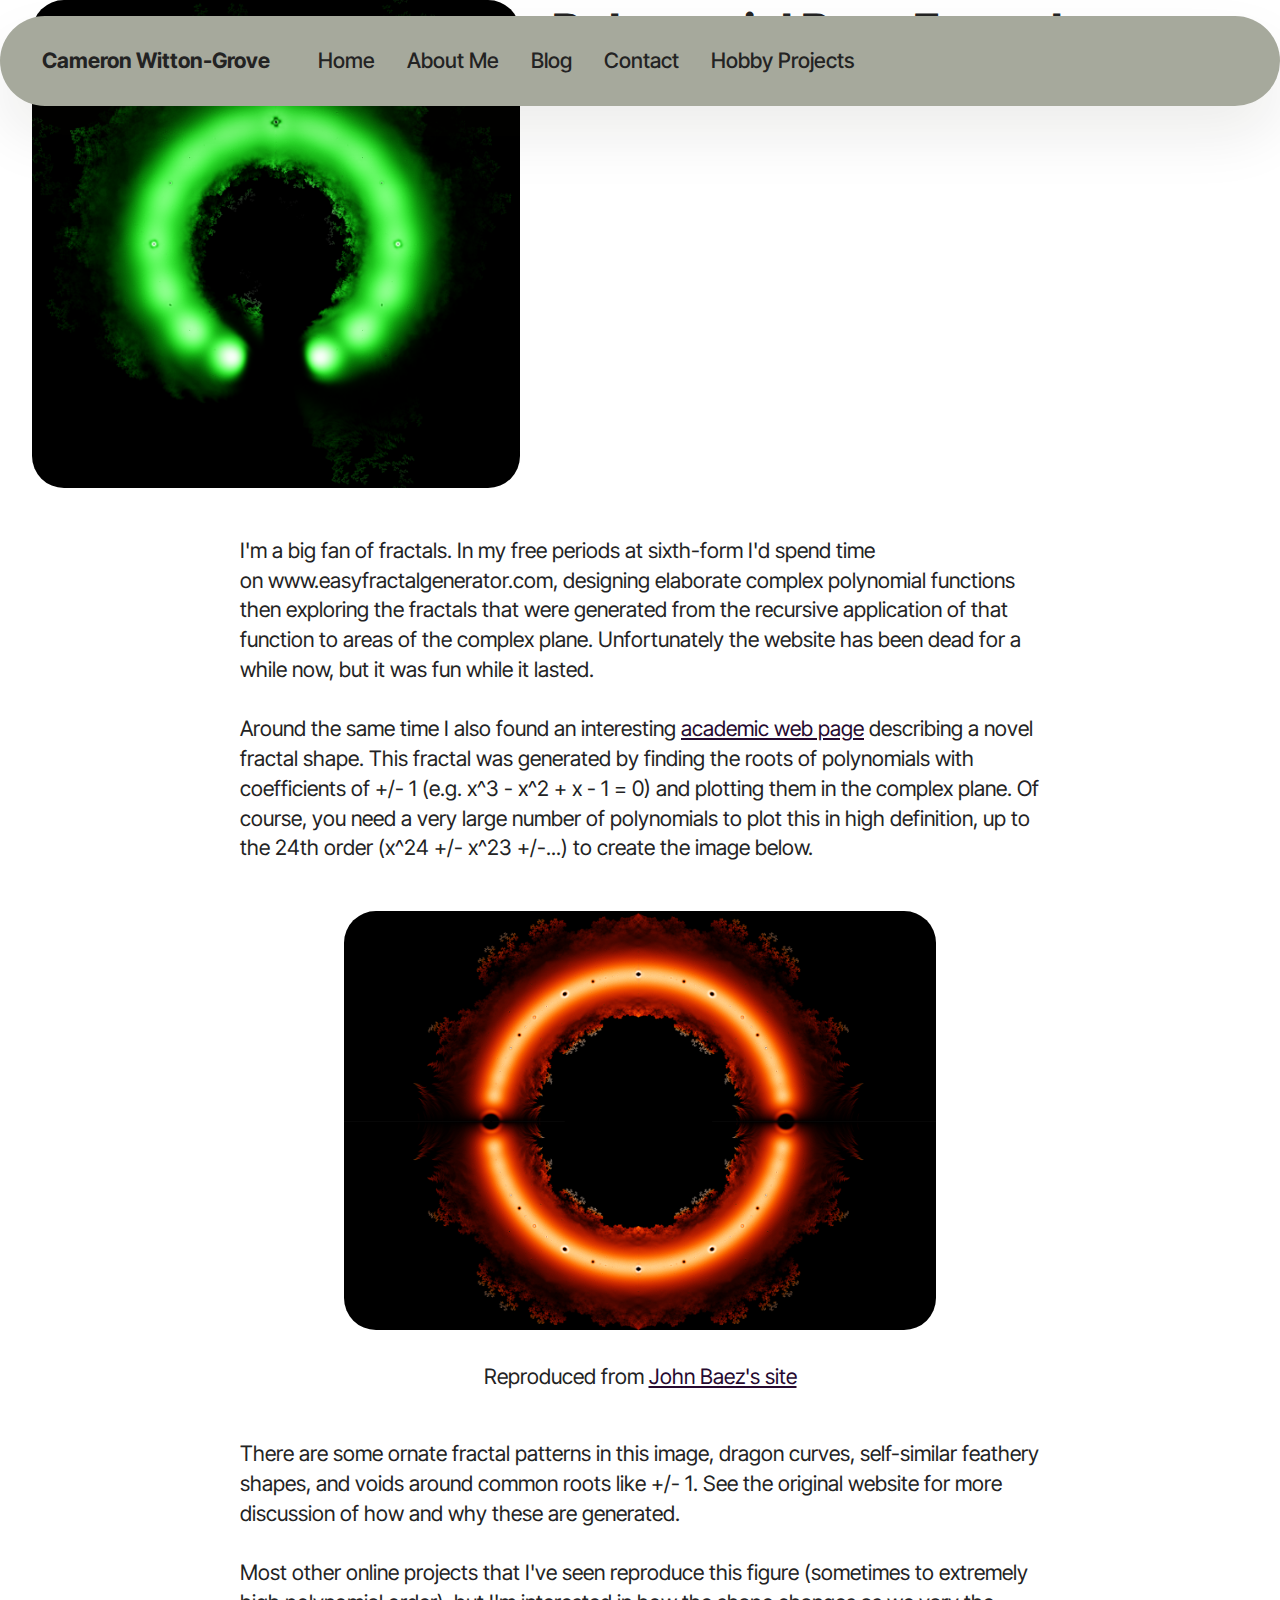
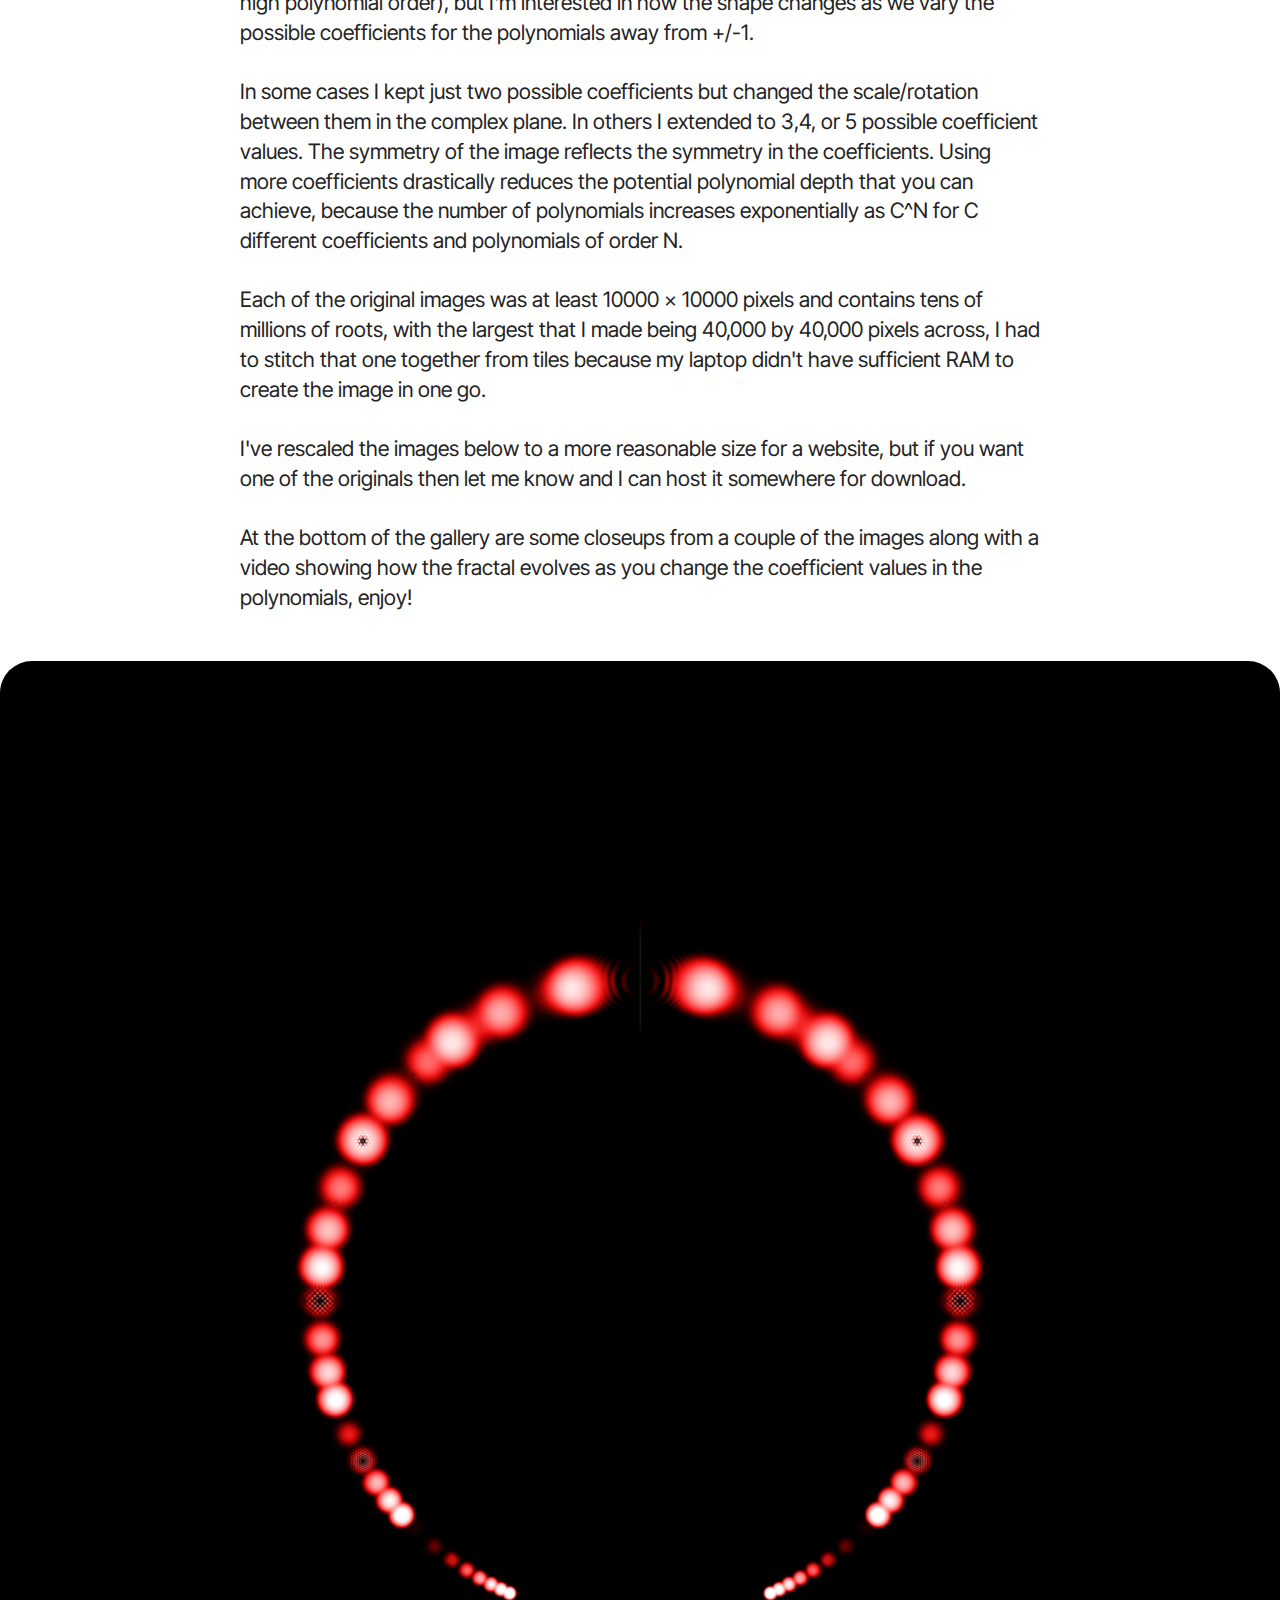
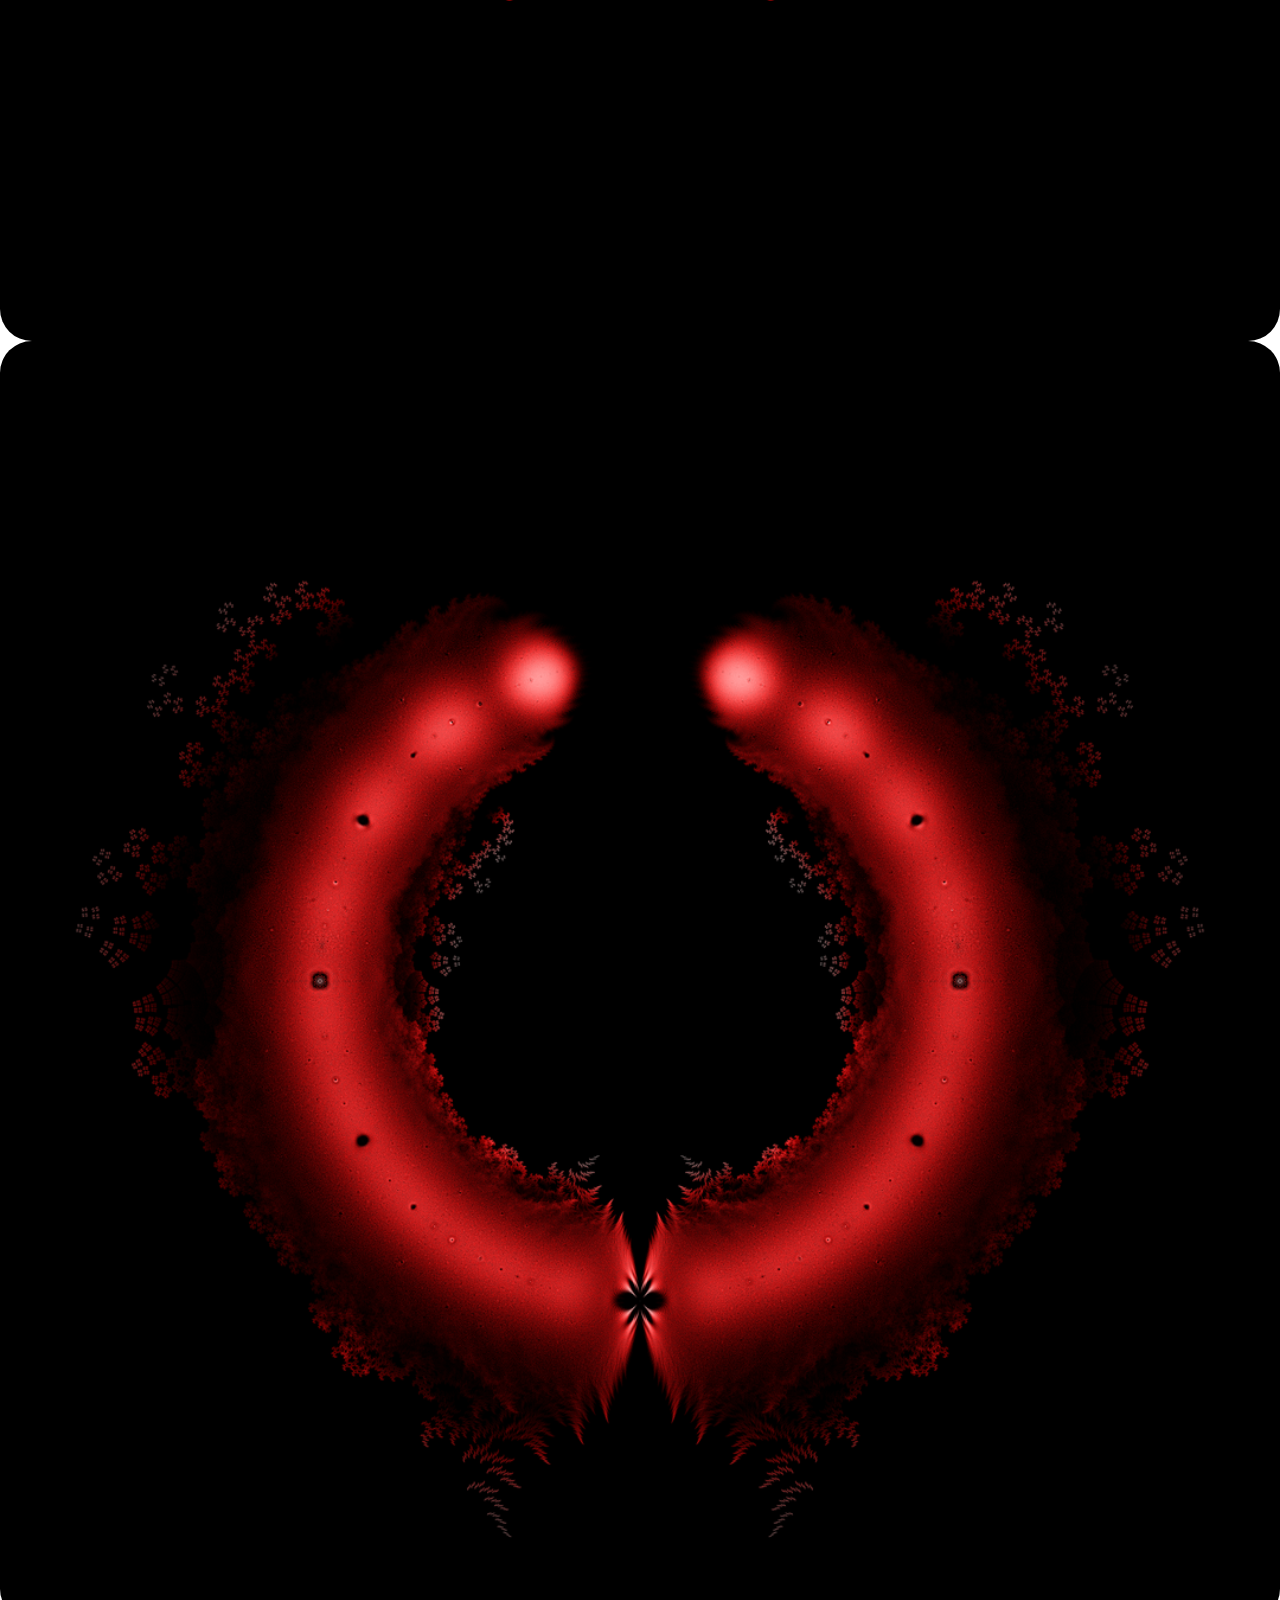
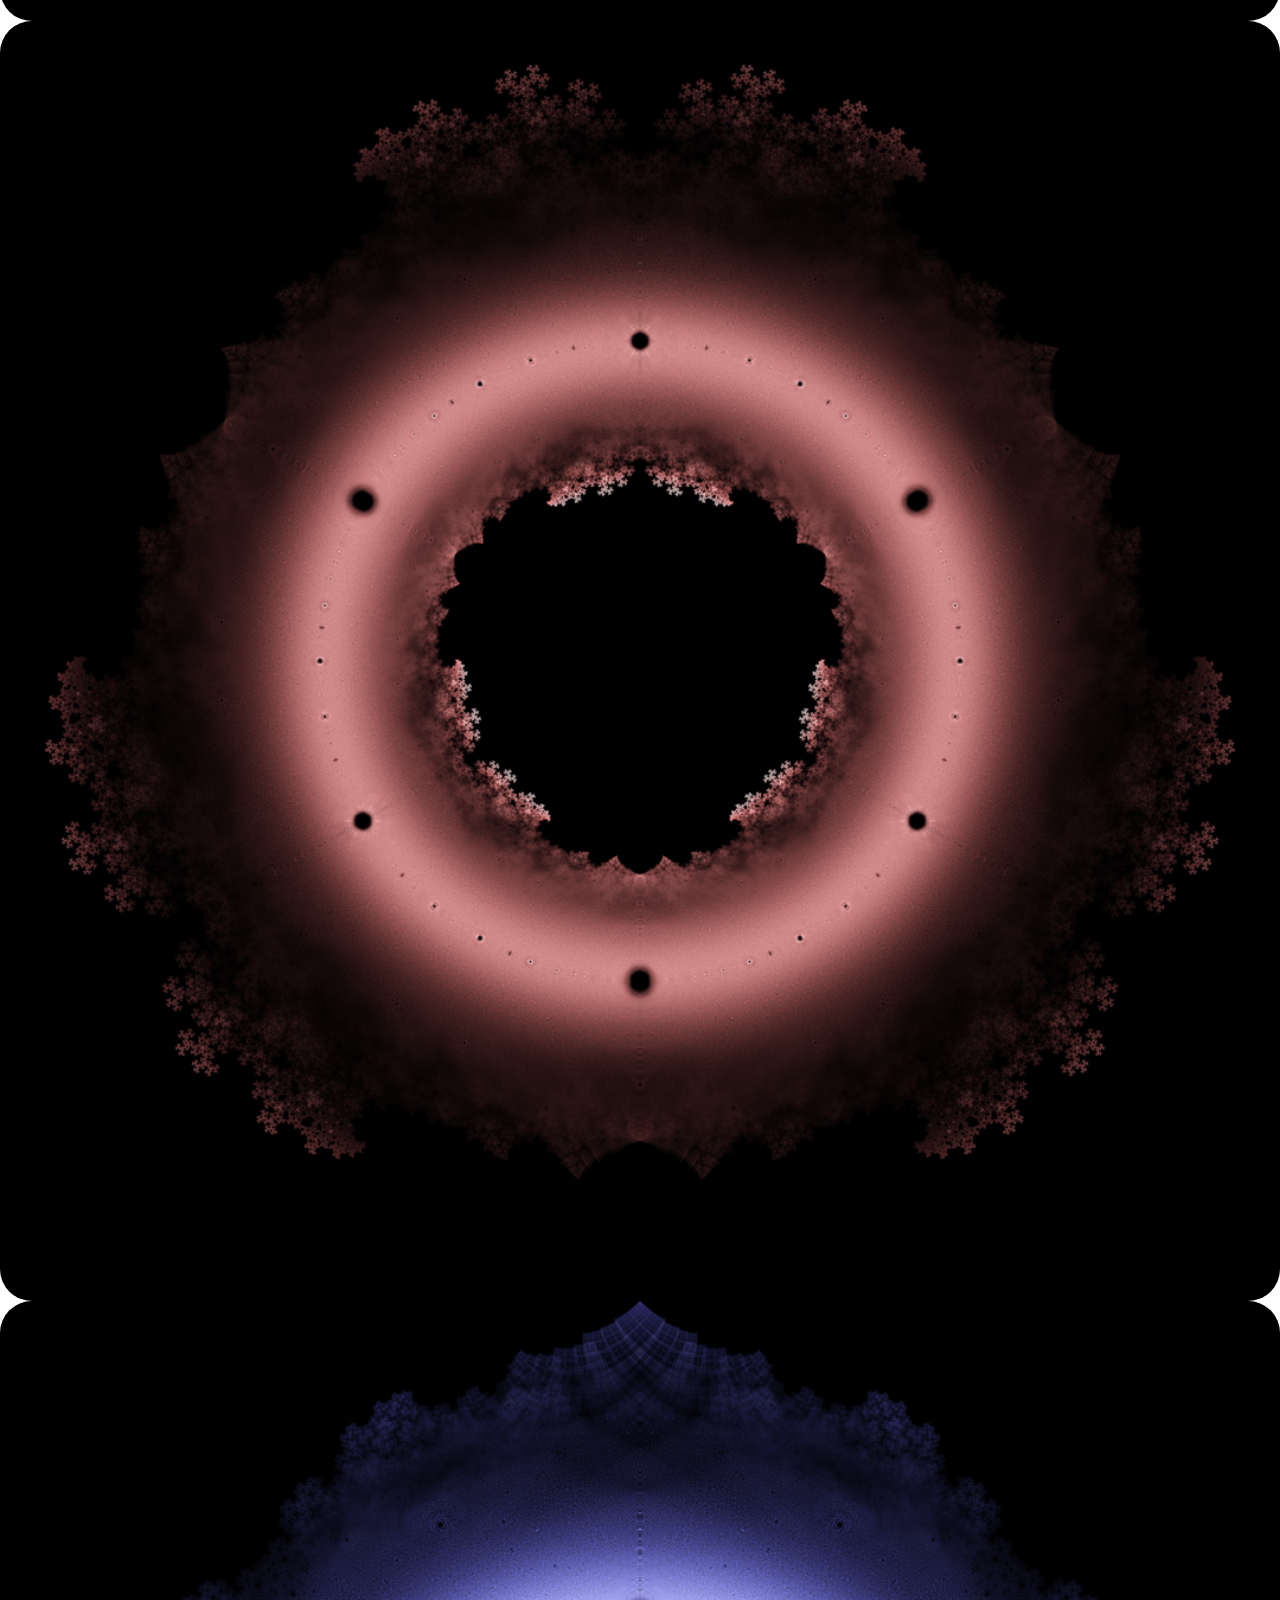
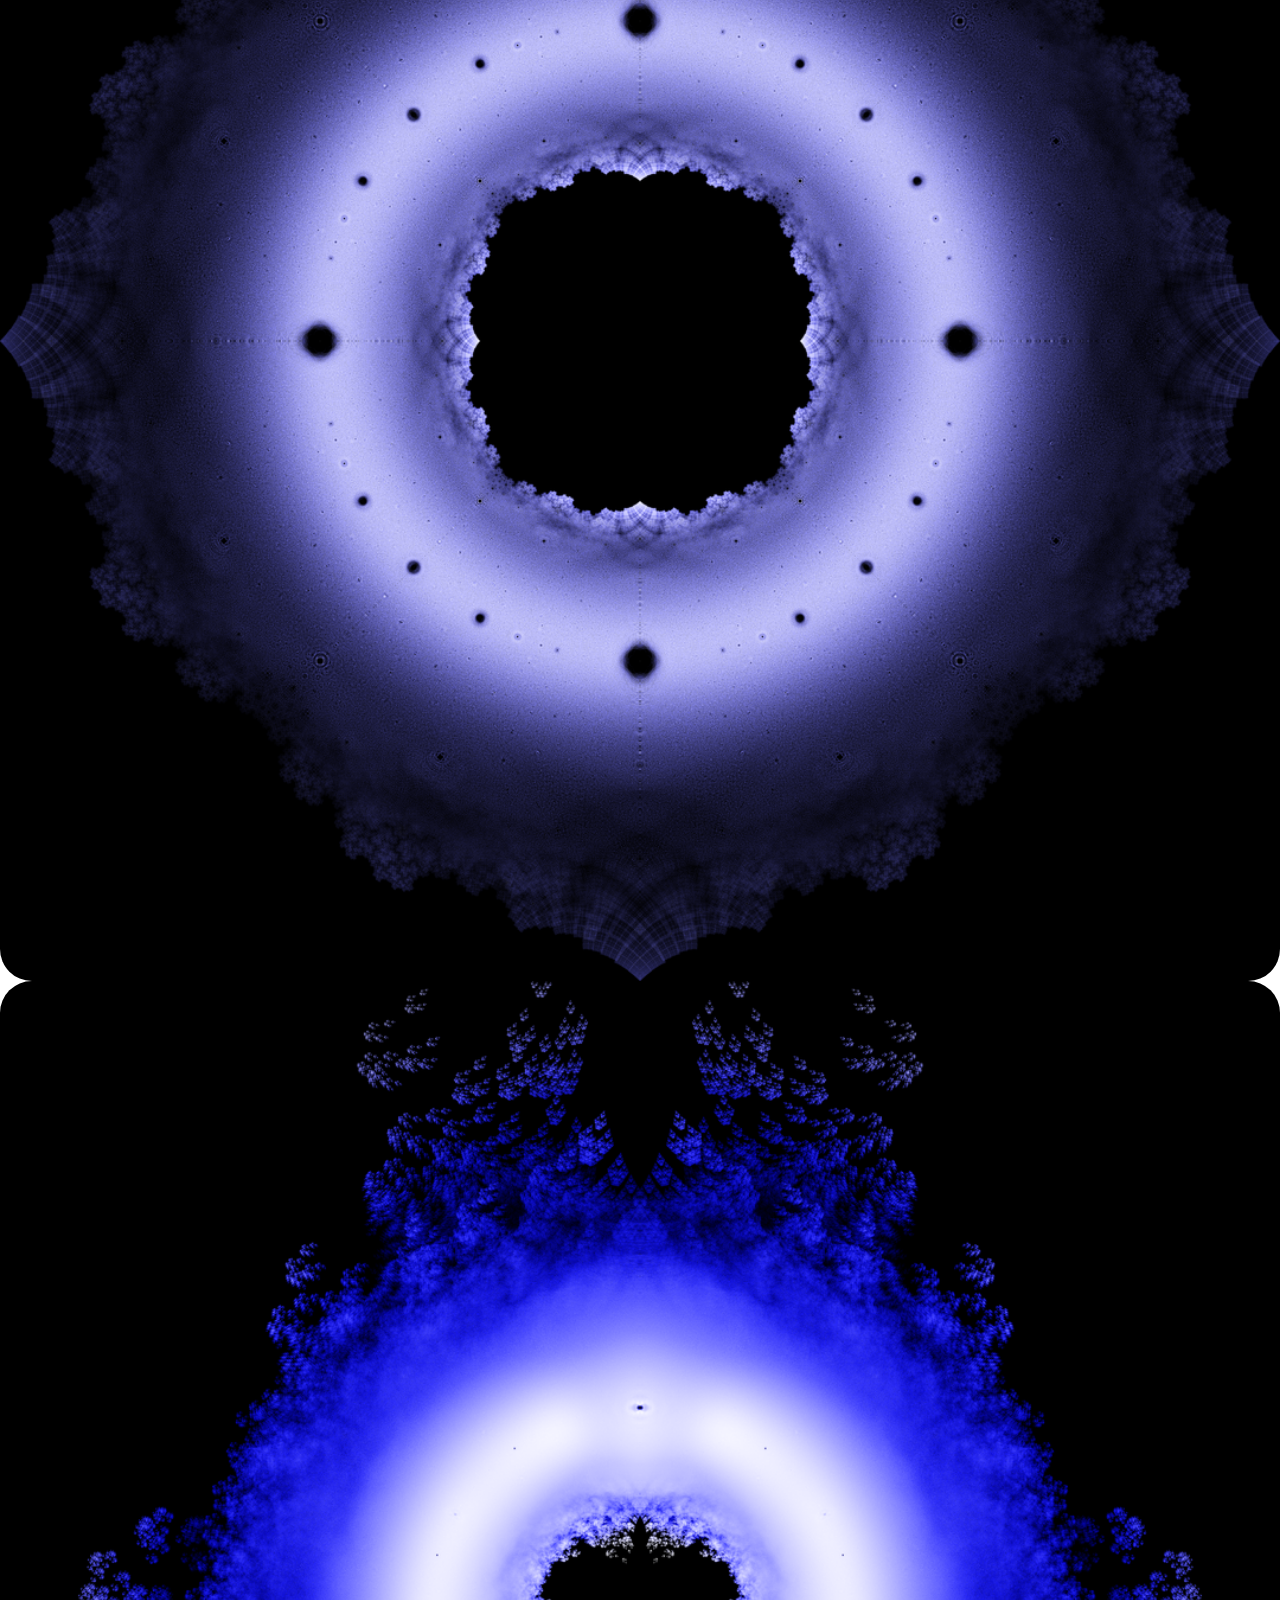
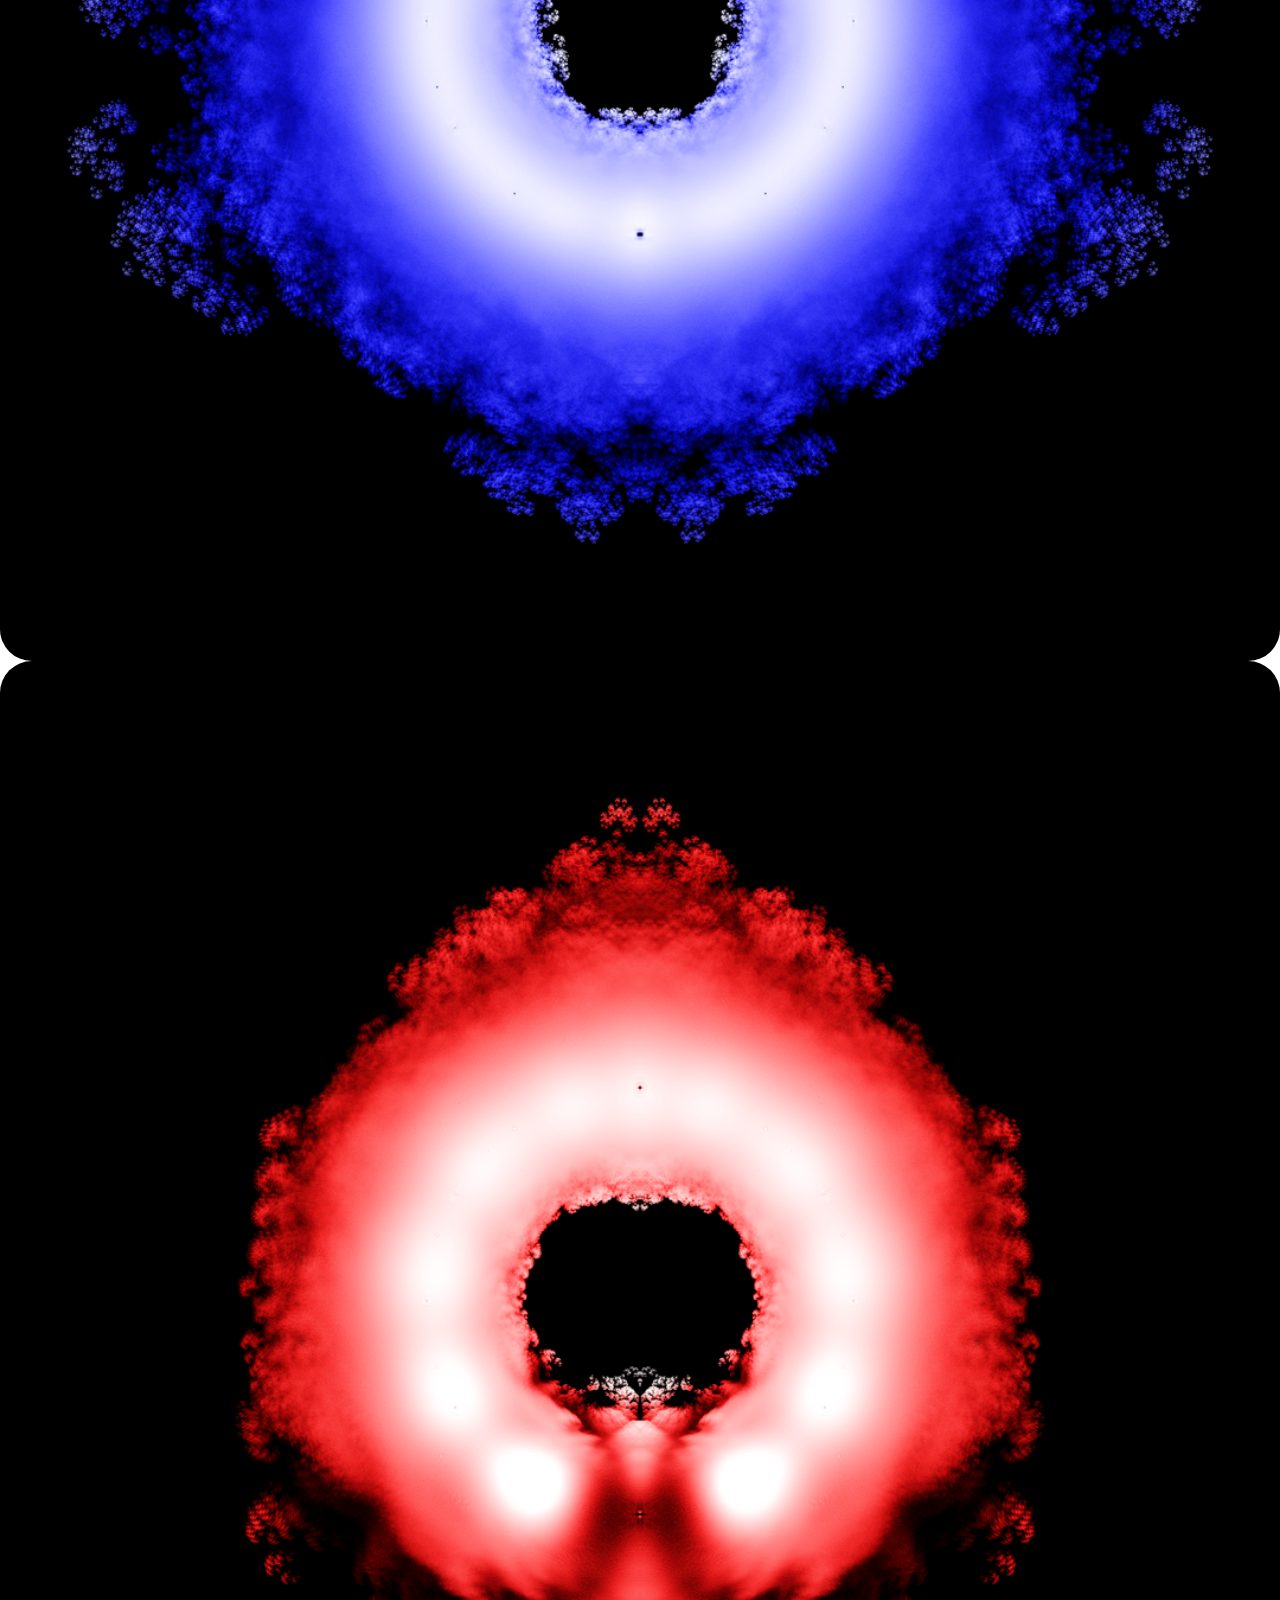
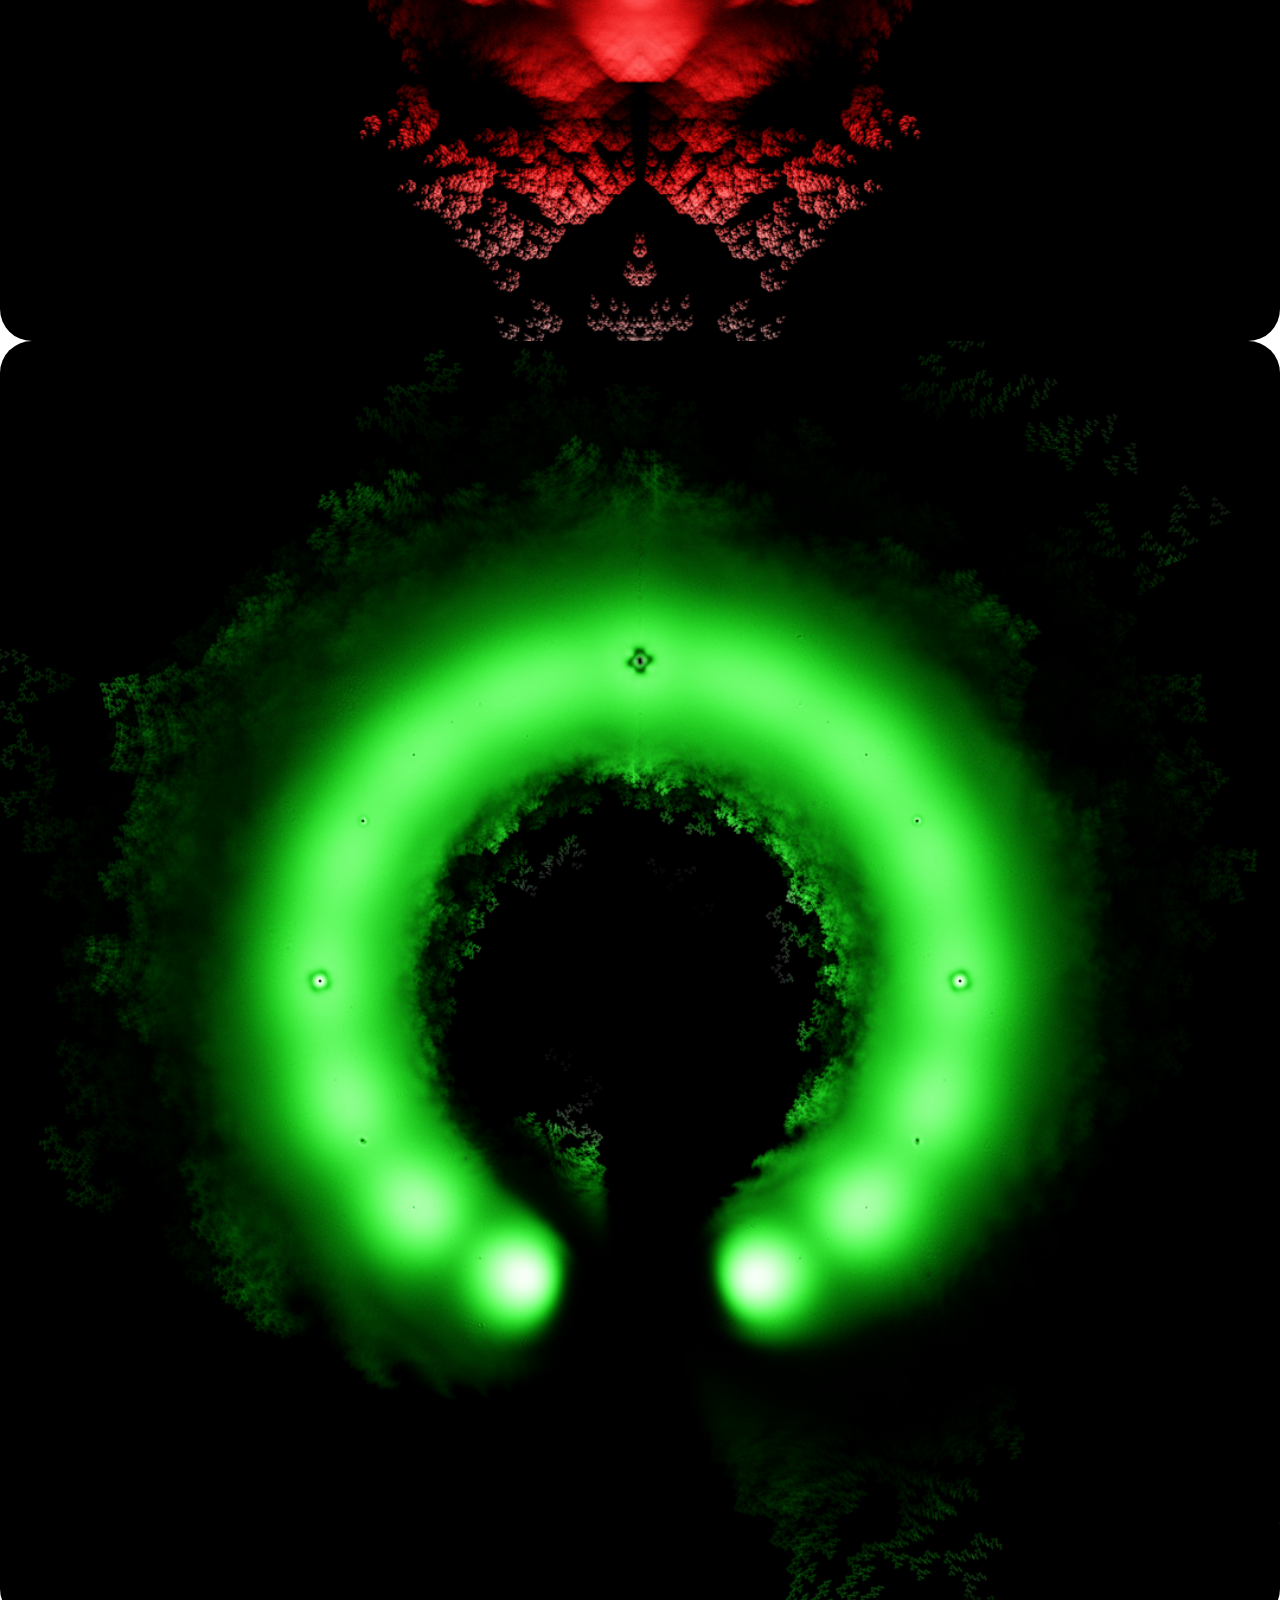
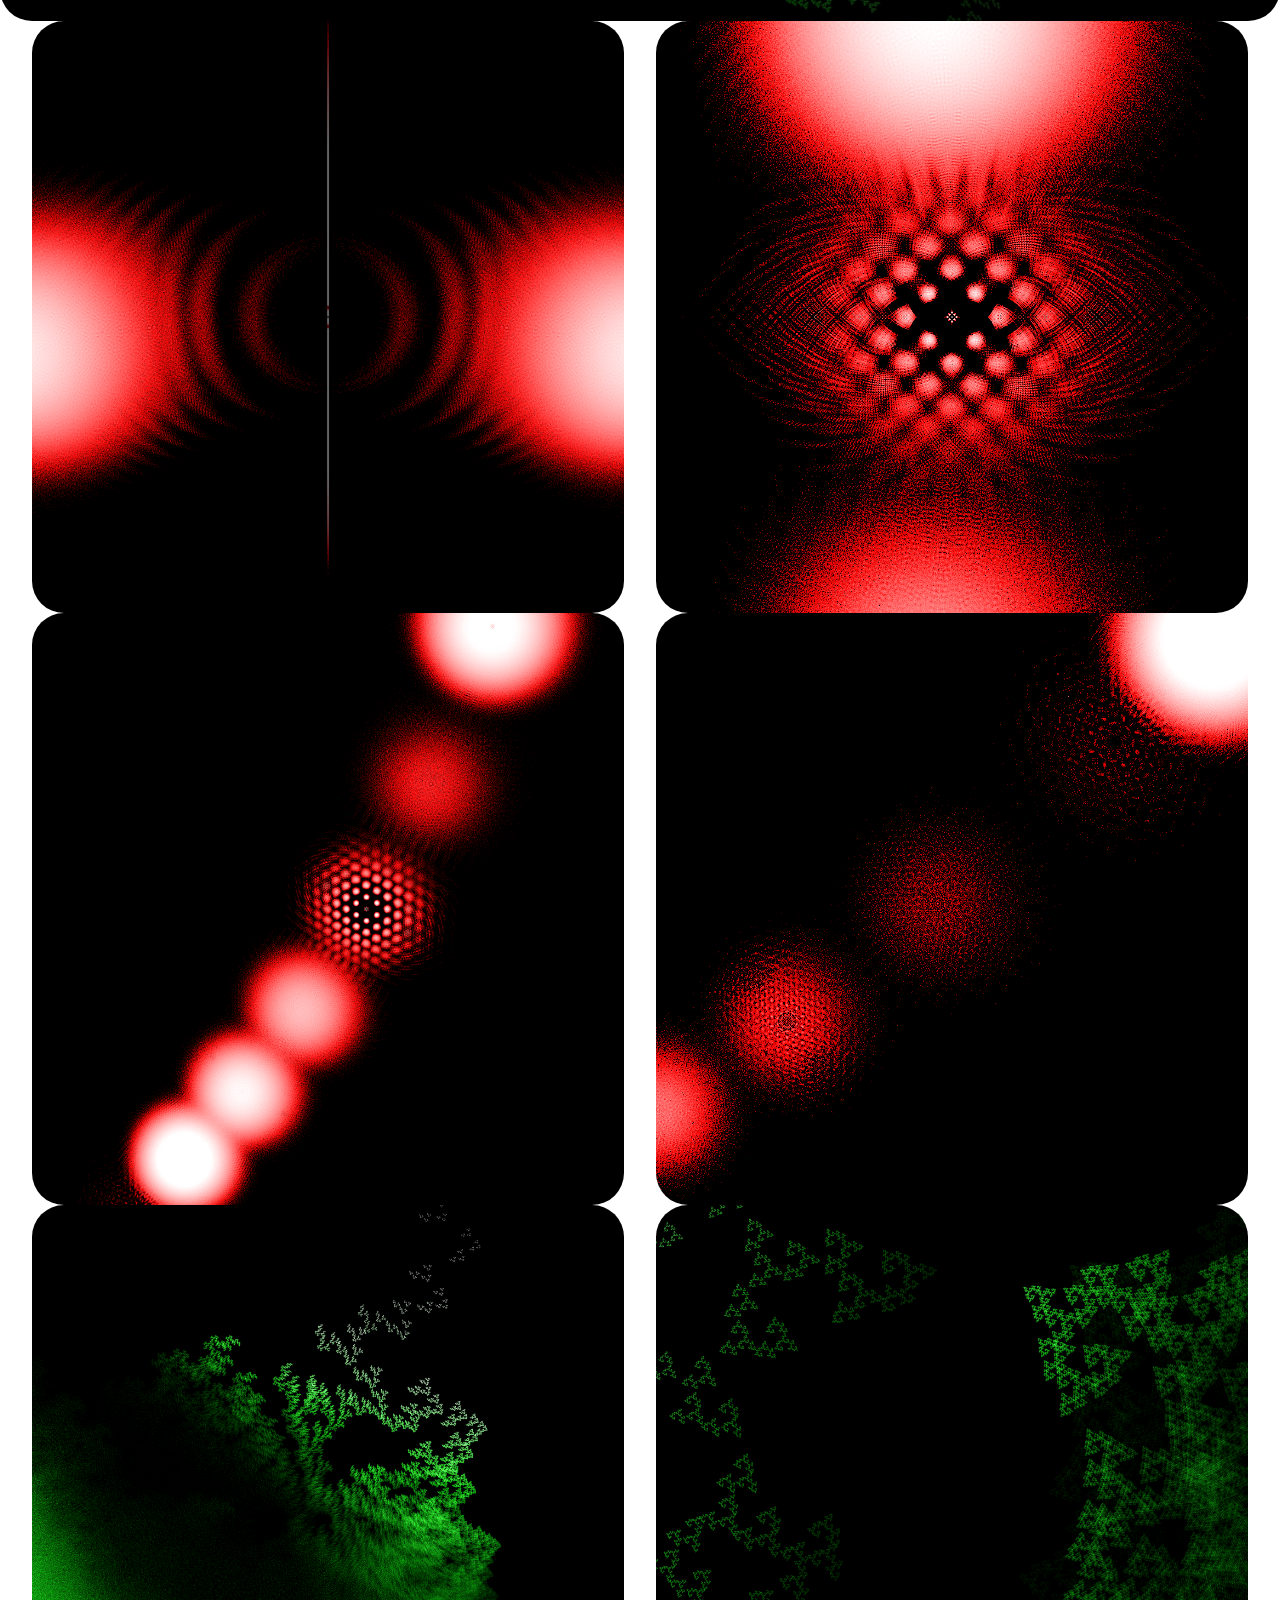
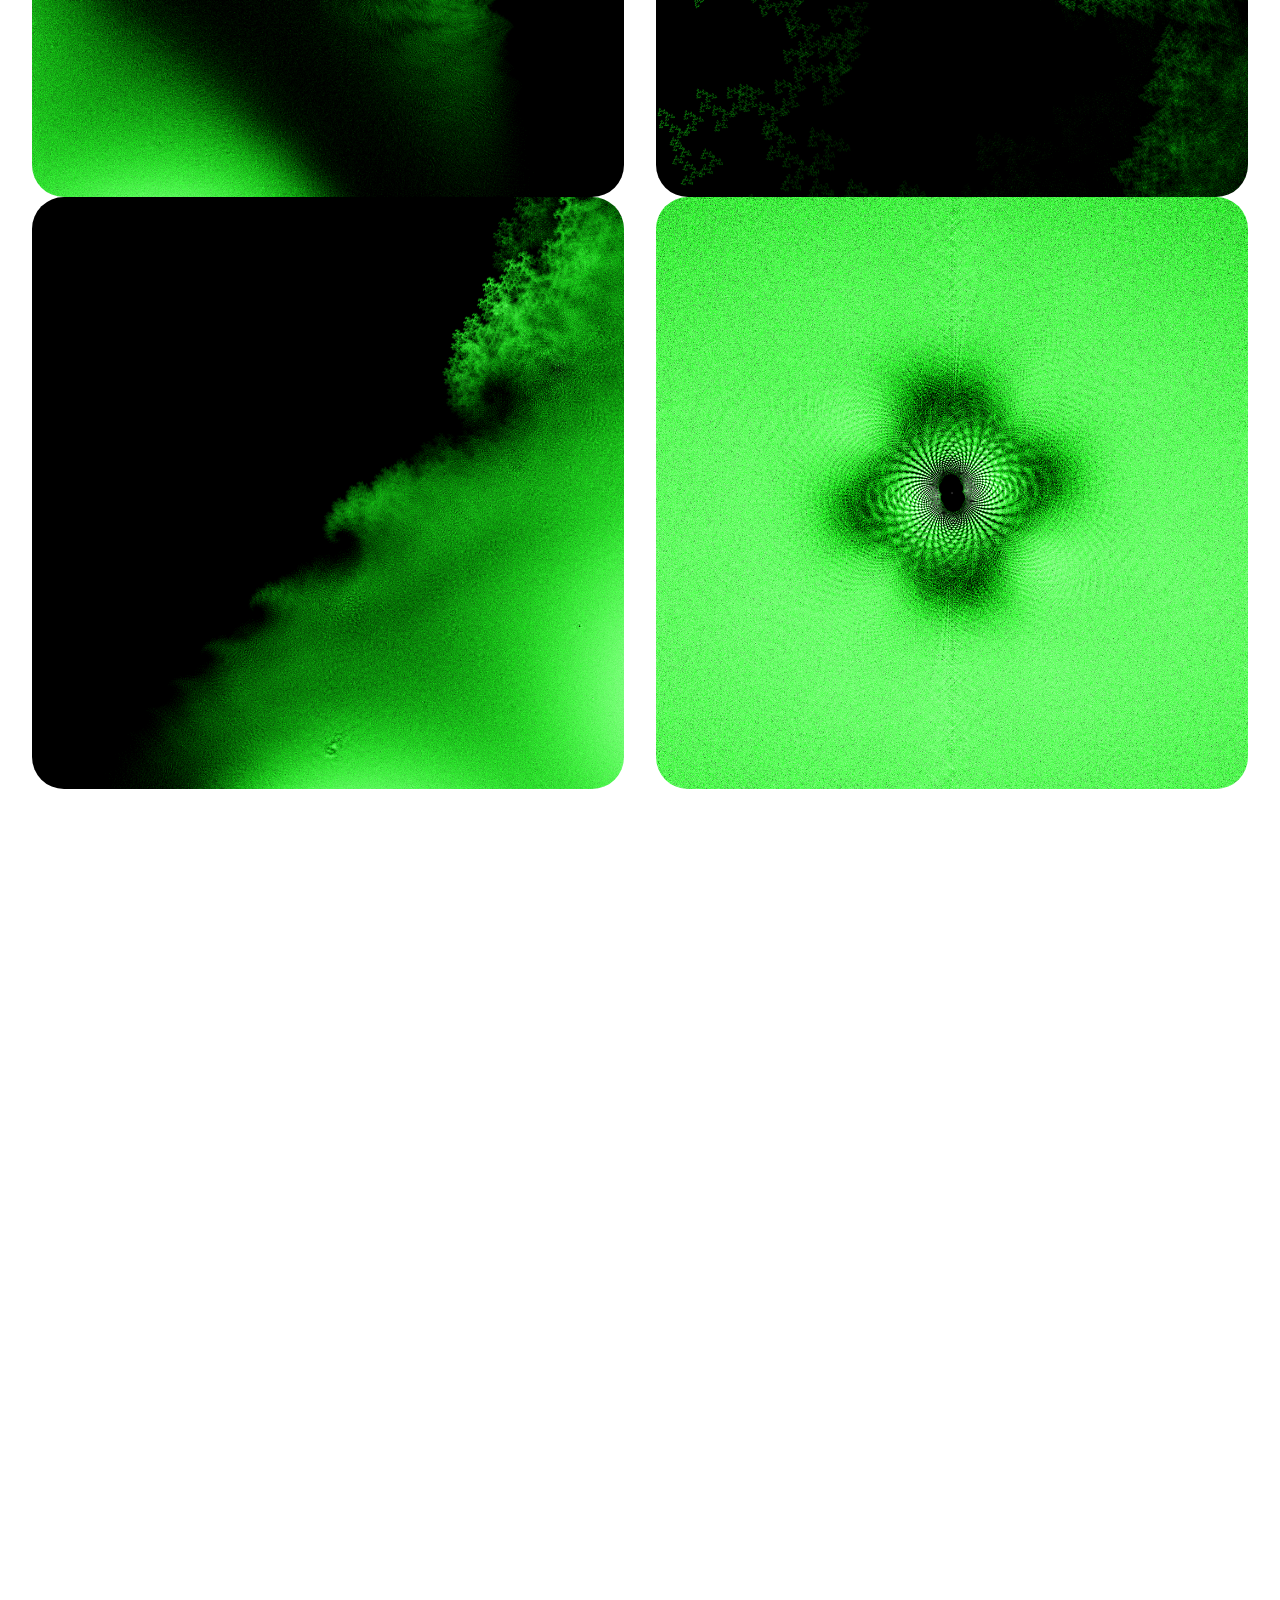
<file: fractals.html>
<!DOCTYPE html>
<html  >
<head>
      	<!-- Google tag (gtag.js) -->
<script async src="https://www.googletagmanager.com/gtag/js?id=G-G8YXQGXPX5"></script>
<script>
  window.dataLayer = window.dataLayer || [];
  function gtag(){dataLayer.push(arguments);}
  gtag('js', new Date());

  gtag('config', 'G-G8YXQGXPX5');
</script>
  <!-- Site made with Mobirise Website Builder v5.9.18, https://mobirise.com -->
  <meta charset="UTF-8">
  <meta http-equiv="X-UA-Compatible" content="IE=edge">
  <meta name="generator" content="Mobirise v5.9.18, mobirise.com">
  <meta name="twitter:card" content="summary_large_image"/>
  <meta name="twitter:image:src" content="assets/images/fractals-meta.png">
  <meta property="og:image" content="assets/images/fractals-meta.png">
  <meta name="twitter:title" content="Fractals">
  <meta name="viewport" content="width=device-width, initial-scale=1, minimum-scale=1">
  <link rel="shortcut icon" href="assets/images/cwg-icon.png" type="image/x-icon">
  <meta name="description" content="Fun images of polynomial root fractals">
  
  
  <title>Fractals</title>
  <link rel="stylesheet" href="assets/web/assets/mobirise-icons2/mobirise2.css">
  <link rel="stylesheet" href="assets/bootstrap/css/bootstrap.min.css">
  <link rel="stylesheet" href="assets/bootstrap/css/bootstrap-grid.min.css">
  <link rel="stylesheet" href="assets/bootstrap/css/bootstrap-reboot.min.css">
  <link rel="stylesheet" href="assets/dropdown/css/style.css">
  <link rel="stylesheet" href="assets/theme/css/style.css">
  <link rel="preload" href="https://fonts.googleapis.com/css?family=Inter+Tight:100,200,300,400,500,600,700,800,900,100i,200i,300i,400i,500i,600i,700i,800i,900i&display=swap" as="style" onload="this.onload=null;this.rel='stylesheet'">
  <noscript><link rel="stylesheet" href="https://fonts.googleapis.com/css?family=Inter+Tight:100,200,300,400,500,600,700,800,900,100i,200i,300i,400i,500i,600i,700i,800i,900i&display=swap"></noscript>
  <link rel="preload" as="style" href="assets/mobirise/css/mbr-additional.css?v=GU9wCM"><link rel="stylesheet" href="assets/mobirise/css/mbr-additional.css?v=GU9wCM" type="text/css">

  
  
  
</head>
<body>
  
  <section data-bs-version="5.1" class="menu menu1 cid-uxIo30R6fm" once="menu" id="menu01-3k">
	

	<nav class="navbar navbar-dropdown navbar-expand-lg">
		<div class="container">
			<div class="navbar-brand">
				
				<span class="navbar-caption-wrap"><a class="navbar-caption text-black text-primary display-4" href="index.html">Cameron Witton-Grove</a></span>
			</div>
			<button class="navbar-toggler" type="button" data-toggle="collapse" data-bs-toggle="collapse" data-target="#navbarSupportedContent" data-bs-target="#navbarSupportedContent" aria-controls="navbarNavAltMarkup" aria-expanded="false" aria-label="Toggle navigation">
				<div class="hamburger">
					<span></span>
					<span></span>
					<span></span>
					<span></span>
				</div>
			</button>
			<div class="collapse navbar-collapse" id="navbarSupportedContent">
				<ul class="navbar-nav nav-dropdown nav-right" data-app-modern-menu="true"><li class="nav-item"><a class="nav-link link text-black text-primary display-4" href="index.html">Home</a></li><li class="nav-item">
						<a class="nav-link link text-black text-primary display-4" href="about.html">About Me</a>
					</li>
					<li class="nav-item">
						<a class="nav-link link text-black text-primary display-4" href="https://baseballaheadinthecount.blogspot.com/" aria-expanded="false" target="_blank">Blog</a>
					</li>
					<li class="nav-item">
						<a class="nav-link link text-black text-primary display-4" href="contact.html">Contact</a>
					</li><li class="nav-item"><a class="nav-link link text-black text-primary display-4" href="projects.html">Hobby Projects</a></li></ul>
				
				
			</div>
		</div>
	</nav>
</section>

<section data-bs-version="5.1" class="header1 cid-uWZDyldkQL" id="header01-3l">
	

	
	

	<div class="container">
		<div class="row justify-content-center">
			<div class="col-12 col-md-12 col-lg-5 image-wrapper">
				<img class="w-100" src="assets/images/small-full40k.png" alt="FractalImage">
			</div>
			<div class="col-12 col-lg col-md-12">
				<div class="text-wrapper align-left">
					<h1 class="mbr-section-title mbr-fonts-style mb-4 display-2"><strong>Polynomial Root Fractals</strong></h1>
					
					
				</div>
			</div>
		</div>
	</div>
</section>

<section data-bs-version="5.1" class="content4 cid-uX5WweLvpy" id="list02-3u">
    

    
    
    <div class="container">
        <div class="row justify-content-center">
            <div class="col-lg-8">
                <div class="title col-md-12 mb-5">
                    
                    
                </div>
                <div class="item features-without-image col-12">
                    <div class="item-wrapper">
                        <div class="card-box align-left">
                            
                            <p class="card-text mbr-fonts-style mb-5 display-7">
                                I'm a big fan of fractals. In my free periods at sixth-form I'd spend time on&nbsp;www.easyfractalgenerator.com, designing elaborate complex polynomial functions then exploring the fractals that were generated from the recursive application of that function to areas of the complex plane. Unfortunately the website has been dead for a while now, but it was fun while it lasted.<br><br>Around the same time I also found an interesting <a href="https://math.ucr.edu/home/baez/roots/" class="text-primary" target="_blank"><u>academic web page</u></a> describing a novel fractal shape. This fractal was generated by finding the roots of polynomials with coefficients of +/- 1 (e.g. x^3 - x^2 + x - 1 = 0) and plotting them in the complex plane. Of course, you need a very large number of polynomials to plot this in high definition, up to the 24th order (x^24 +/- x^23 +/-...) to create the image below.<br></p>
                        </div>
                    </div>
                </div>
                
                
            </div>
        </div>
    </div>
</section>

<section data-bs-version="5.1" class="image01 cid-uY0MBEWoEb" id="image01-3y">
  

  
  

  <div class="container">
    <div class="row justify-content-center">
      <div class="col-12 col-lg-6">
        <div class="image-wrapper mb-4">
          <img class="w-100" src="assets/images/polynomialrootssmall-1.png" alt="Polynomial Roots">
        </div>
        
        <p class="mbr-description mbr-fonts-style mb-0 align-center display-7">
          Reproduced from <a href="https://math.ucr.edu/home/baez/roots/" class="text-primary" target="_blank"><u>John Baez's site</u></a></p>
      </div>
    </div>
  </div>
</section>

<section data-bs-version="5.1" class="content4 cid-uY0MDopjOd" id="list02-3z">
    

    
    
    <div class="container">
        <div class="row justify-content-center">
            <div class="col-lg-8">
                <div class="title col-md-12 mb-5">
                    
                    
                </div>
                <div class="item features-without-image col-12">
                    <div class="item-wrapper">
                        <div class="card-box align-left">
                            
                            <p class="card-text mbr-fonts-style mb-5 display-7">
                                There are some ornate fractal patterns in this image, dragon curves, self-similar feathery shapes, and voids around common roots like +/- 1. See the original website for more discussion of how and why these are generated. <br><br>Most other online projects that I've seen reproduce this figure (sometimes to extremely high polynomial order), but I'm interested in how the shape changes as we vary the possible coefficients for the polynomials away from +/-1.<br><br>In some cases I kept just two possible coefficients but changed the scale/rotation between them in the complex plane. In others I extended to 3,4, or 5 possible coefficient values. The symmetry of the image reflects the symmetry in the coefficients. Using more coefficients drastically reduces the potential polynomial depth that you can achieve, because the number of polynomials increases exponentially as C^N for C different coefficients and polynomials of order N.<br><br>Each of the original images was at least 10000 x 10000 pixels and contains tens of millions of roots, with the largest that I made being 40,000 by 40,000 pixels across, I had to stitch that one together from tiles because my laptop didn't have sufficient RAM to create the image in one go.<br><br>I've rescaled the images below to a more reasonable size for a website, but if you want one of the originals then let me know and I can host it somewhere for download.<br><br>At the bottom of the gallery are some closeups from a couple of the images along with a video showing how the fractal evolves as you change the coefficient values in the polynomials, enjoy!</p>
                        </div>
                    </div>
                </div>
                
                
            </div>
        </div>
    </div>
</section>

<section data-bs-version="5.1" class="image03 cid-uX5P7D94F6" id="image04-3r">
    

    <div class="image-block m-auto">
        <img src="assets/images/test-img222-small.png" alt="thin ring">
        
    </div>
</section>

<section data-bs-version="5.1" class="image03 cid-uX5PWlPQ5q" id="image04-3s">
    

    <div class="image-block m-auto">
        <img src="assets/images/polyroots-small.png" alt="fractal">
        
    </div>
</section>

<section data-bs-version="5.1" class="image03 cid-uX5R1PrpHG" id="image04-3t">
    

    <div class="image-block m-auto">
        <img src="assets/images/polyroots-small-triplot.png" alt="triangular">
        
    </div>
</section>

<section data-bs-version="5.1" class="image03 cid-uX6wTtv0DO" id="image04-3v">
    

    <div class="image-block m-auto">
        <img src="assets/images/polyroots-small-squareplot.png" alt="Square Fractal">
        
    </div>
</section>

<section data-bs-version="5.1" class="image03 cid-uX8xfxHRB9" id="image04-3w">
    

    <div class="image-block m-auto">
        <img src="assets/images/polyroots-small-pentaplot.png" alt="apple fractal">
        
    </div>
</section>

<section data-bs-version="5.1" class="image03 cid-uX9AVYlpKa" id="image04-3x">
    

    <div class="image-block m-auto">
        <img src="assets/images/polyroots-small-pentaplot2.png" alt="Fractal">
        
    </div>
</section>

<section data-bs-version="5.1" class="image03 cid-uX5OV5ESCu" id="image04-3q">
    

    <div class="image-block m-auto">
        <img src="assets/images/small-full40k.png" alt="asymmetric fractal">
        
    </div>
</section>

<section data-bs-version="5.1" class="gallery3 cid-uX5OpKy2nC" id="gallery03-3p">
    
    
    <div class="container-fluid">
      <div class="row justify-content-center">
        <div class="col-12 content-head">
          
        </div>
      </div>
      <div class="row">
        <div class="item features-image col-12 col-md-6 col-lg-6">
          <div class="item-wrapper">
            <div class="item-img">
              <img src="assets/images/test-img222-crop1.png" alt="Crop 1" title="" data-slide-to="0" data-bs-slide-to="0">
            </div>
            
          </div>
        </div>
        <div class="item features-image col-12 col-md-6 col-lg-6">
          <div class="item-wrapper">
            <div class="item-img">
              <img src="assets/images/test-img222-crop2.png" alt="Crop 2" title="" data-slide-to="1" data-bs-slide-to="1">
            </div>
            
          </div>
        </div>
        <div class="item features-image col-12 col-md-6 col-lg-6">
          <div class="item-wrapper">
            <div class="item-img">
              <img src="assets/images/test-img222-crop3.png" alt="Crop 3" title="" data-slide-to="2" data-bs-slide-to="2">
            </div>
            
          </div>
        </div>
        <div class="item features-image col-12 col-md-6 col-lg-6">
          <div class="item-wrapper">
            <div class="item-img">
              <img src="assets/images/test-img222-crop4.png" alt="Crop 4" title="" data-slide-to="3" data-bs-slide-to="3">
            </div>
            
          </div>
        </div>
      </div>
    </div>
  </section>

<section data-bs-version="5.1" class="gallery3 cid-uX5MkrJ0g4" id="gallery03-3m">
    
    
    <div class="container-fluid">
      <div class="row justify-content-center">
        <div class="col-12 content-head">
          
        </div>
      </div>
      <div class="row">
        <div class="item features-image col-12 col-md-6 col-lg-6">
          <div class="item-wrapper">
            <div class="item-img">
              <img src="assets/images/small-full40k-crop1.png" alt="crop1" title="" data-slide-to="0" data-bs-slide-to="0">
            </div>
            
          </div>
        </div>
        <div class="item features-image col-12 col-md-6 col-lg-6">
          <div class="item-wrapper">
            <div class="item-img">
              <img src="assets/images/small-full40k-crop2.png" alt="Crop 2" title="" data-slide-to="1" data-bs-slide-to="1">
            </div>
            
          </div>
        </div>
        <div class="item features-image col-12 col-md-6 col-lg-6">
          <div class="item-wrapper">
            <div class="item-img">
              <img src="assets/images/small-full40k-crop3.png" alt="Crop 3" title="" data-slide-to="2" data-bs-slide-to="2">
            </div>
            
          </div>
        </div>
        <div class="item features-image col-12 col-md-6 col-lg-6">
          <div class="item-wrapper">
            <div class="item-img">
              <img src="assets/images/small-full40k-crop4.png" alt="Crop 4" title="" data-slide-to="3" data-bs-slide-to="3">
            </div>
            
          </div>
        </div>
      </div>
    </div>
  </section>

<section data-bs-version="5.1" class="video04 cid-uX5N8BMEc7" id="video04-3o">
    
    
    <div class="container">
        
        <div class="row justify-content-center">
            <div class="col-12 col-md-12 video-block">
                <div class="video-wrapper"><iframe class="mbr-embedded-video" src="https://youtube.com/embed/WSX7sIJT014?loop=1" width="800" height="600" frameborder="0" allowfullscreen></iframe></div>
                
            </div>
        </div>
    </div>
</section>
    <script src="https://utteranc.es/client.js"
        repo="cejgrove/cejgrove.github.io"
        issue-term="pathname"
        theme="github-light"
        crossorigin="anonymous"
        async>
</script>
<script src="assets/bootstrap/js/bootstrap.bundle.min.js"></script>  <script src="assets/smoothscroll/smooth-scroll.js"></script>  <script src="assets/ytplayer/index.js"></script>  <script src="assets/dropdown/js/navbar-dropdown.js"></script>  <script src="assets/theme/js/script.js"></script>  
  
  
</body>
</html>
</file>
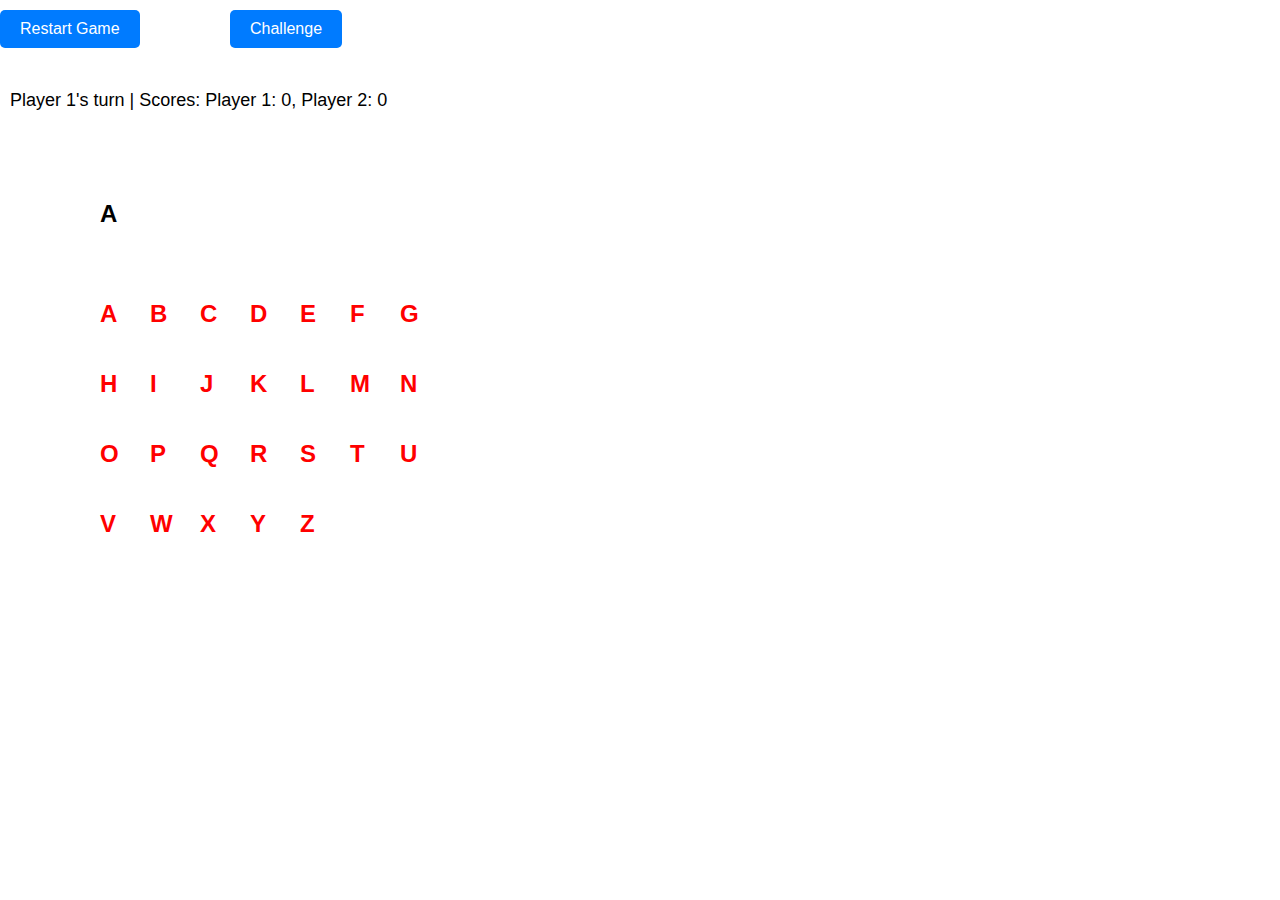
<file: lexicant.html>
<!DOCTYPE html>
<html lang="en">
<head>
    <!-- Google tag (gtag.js) -->
<script async src="https://www.googletagmanager.com/gtag/js?id=G-73C4QJ3N07"></script>
<script>
  window.dataLayer = window.dataLayer || [];
  function gtag(){dataLayer.push(arguments);}
  gtag('js', new Date());

  gtag('config', 'G-73C4QJ3N07');
</script>
    <meta charset="UTF-8">
    <meta name="viewport" content="width=device-width, initial-scale=1.0">
    <title>Two-Player Lexicant</title>
    <style>
        body {
            font-family: Arial, sans-serif;
            margin: 0;
            padding: 0;
            overflow: hidden;
            user-select: none; /* Prevent text selection */
        }
        .letter {
            position: absolute;
            font-size: 24px;
            font-weight: bold;
        }
        .draggable {
            cursor: grab;
            color: red;
        }
        .dragging {
            cursor: grabbing;
        }
        .arrow {
            position: absolute;
            width: 0;
            height: 0;
            border-left: 10px solid transparent;
            border-right: 10px solid transparent;
            border-top: 10px solid black;
            display: none;
        }
        .button {
            position: absolute;
            top: 10px;
            padding: 10px 20px;
            font-size: 16px;
            cursor: pointer;
            background-color: #007BFF;
            color: white;
            border: none;
            border-radius: 5px;
        }
        .button:hover {
            background-color: #0056b3;
        }
        .check-button {
            left: 120px;
            display: none;
        }
        .challenge-button {
            left: 230px;
        }
        .output {
            position: absolute;
            top: 50px;
            left: 10px;
            font-size: 18px;
            font-weight: bold;
        }
        .player-info {
            position: absolute;
            top: 90px;
            left: 10px;
            font-size: 18px;
        }
    </style>
</head>
<body>

<button class="button restart-button" onclick="confirmRestartGame()">Restart Game</button>
<button class="button check-button" id="checkButton" onclick="checkWord()">Check Word</button>
<button class="button challenge-button" onclick="challengePlayer()">Challenge</button>
<div class="output" id="output"></div>
<div class="player-info" id="playerInfo"></div>

<script>
    const alphabet = "ABCDEFGHIJKLMNOPQRSTUVWXYZ";
    const repulsionStrength = 100; // Tuneable parameter for repulsion strength
    const dampingFactor = 0.9; // Damping for oscillations
    const startX = 100;
    const startY = 200;
    const draggableStartY = startY + 100; // Adjusted to keep draggable letters in visible bounds
    const thresholdY = startY + 50; // Ensure threshold is near the ALPHABET string

    let dictionary = [];
    let playerNames = { 1: "Player 1", 2: "Player 2" };
    let stringLetters = randomLetter();
    let currentPlayer = 1;
    let playerScores = { 1: 0, 2: 0 };

    // Fetch the dictionary file
    async function loadDictionary() {
        try {
            const response = await fetch('https://raw.githubusercontent.com/redbo/scrabble/master/dictionary.txt');
            if (!response.ok) {
                throw new Error(`HTTP error! Status: ${response.status}`);
            }
            const text = await response.text();
            dictionary = text.split('\n').map(word => word.trim().toUpperCase());
            console.log('Dictionary loaded:', dictionary.length, 'words');
        } catch (error) {
            console.error('Error loading dictionary:', error);
        }
    }

    loadDictionary();

    const container = document.body;
    const letters = [];
    const positions = [];

    const arrow = document.createElement('div');
    arrow.className = 'arrow';
    container.appendChild(arrow);

    function randomLetter() {
        return alphabet[Math.floor(Math.random() * alphabet.length)];
    }

    function updatePlayerInfo() {
        const playerInfo = document.getElementById("playerInfo");
        playerInfo.textContent = `${playerNames[currentPlayer]}'s turn | Scores: ${playerNames[1]}: ${playerScores[1]}, ${playerNames[2]}: ${playerScores[2]}`;
    }

    function renderString() {
        letters.forEach(letter => letter.remove());
        letters.length = 0;
        positions.length = 0;

        stringLetters.split('').forEach((char, index) => {
            const letter = document.createElement('div');
            letter.className = 'letter';
            letter.textContent = char;
            letter.style.left = `${startX + index * spacing}px`;
            letter.style.top = `${startY}px`;
            container.appendChild(letter);

            letters.push(letter);
            positions.push({
                x: startX + index * spacing,
                y: startY,
                vx: 0,
                vy: 0
            });
        });

        // Enable the check word button if the string length is >= 4
        document.getElementById("checkButton").style.display = stringLetters.length >= 4 ? "inline-block" : "none";
    }

    const spacing = 50;
    renderString();
    updatePlayerInfo();

    function createDraggableAlphabet() {
        const rows = 4; // Split the alphabet into rows
        const lettersPerRow = Math.ceil(alphabet.length / rows);
        const rowSpacing = 70;

        for (let i = 0; i < alphabet.length; i++) {
            const draggableLetter = document.createElement('div');
            draggableLetter.className = 'letter draggable';
            draggableLetter.textContent = alphabet[i];

            const row = Math.floor(i / lettersPerRow);
            const col = i % lettersPerRow;

            draggableLetter.style.left = `${startX + col * spacing}px`;
            draggableLetter.style.top = `${draggableStartY + rowSpacing * row}px`;

            container.appendChild(draggableLetter);

            let isDragging = false;
            let mouseX = 0;
            let mouseY = 0;
            let dropPosition = null;

            draggableLetter.addEventListener('mousedown', (e) => {
                e.preventDefault(); // Prevent text selection on mousedown
                isDragging = true;
                draggableLetter.classList.add('dragging');
                mouseX = e.clientX;
                mouseY = e.clientY;
            });

            document.addEventListener('mousemove', (e) => {
                if (isDragging) {
                    const dx = e.clientX - mouseX;
                    const dy = e.clientY - mouseY;

                    mouseX = e.clientX;
                    mouseY = e.clientY;

                    const currentX = parseFloat(draggableLetter.style.left || 0);
                    const currentY = parseFloat(draggableLetter.style.top || 0);

                    draggableLetter.style.left = `${currentX + dx}px`;
                    draggableLetter.style.top = `${currentY + dy}px`;

                    // Show arrow if below threshold line
                    let closestGap = null;
                    let closestGapMidpoint = { x: 0, y: 0 };

                    if (currentY <= thresholdY) { // Arrow only appears near ALPHABET string
                        for (let i = -1; i < letters.length; i++) {
                            let leftX, rightX;

                            if (i === -1) { // Before the first letter
                                leftX = startX - spacing * 1.5;
                                rightX = parseFloat(letters[0].style.left);
                            } else if (i === letters.length - 1) { // After the last letter
                                leftX = parseFloat(letters[letters.length - 1].style.left);
                                rightX = leftX + spacing * 1.5;
                            } else { // Between two letters
                                leftX = parseFloat(letters[i].style.left);
                                rightX = parseFloat(letters[i + 1].style.left);
                            }

                            if (currentX > leftX && currentX < rightX) {
                                closestGap = i;
                                closestGapMidpoint.x = (leftX + rightX) / 2;
                                closestGapMidpoint.y = startY + 30; // Adjust for arrow below letters
                                break;
                            }
                        }
                    }

                    if (closestGap !== null) {
                        dropPosition = closestGap;
                        arrow.style.left = `${closestGapMidpoint.x - 10}px`; // Center arrow
                        arrow.style.top = `${closestGapMidpoint.y}px`;
                        arrow.style.display = 'block';
                    } else {
                        dropPosition = null;
                        arrow.style.display = 'none';
                    }
                }
            });

            document.addEventListener('mouseup', () => {
                if (isDragging) {
                    isDragging = false;
                    draggableLetter.classList.remove('dragging');

                    if (dropPosition !== null) {
                        const insertionIndex = dropPosition + 1;
                        stringLetters =
                            stringLetters.slice(0, insertionIndex) +
                            draggableLetter.textContent +
                            stringLetters.slice(insertionIndex);
                        renderString();
                        endTurn();
                    }

                    arrow.style.display = 'none'; // Ensure the arrow disappears after dropping

                    draggableLetter.style.left = `${startX + col * spacing}px`;
                    draggableLetter.style.top = `${draggableStartY + rowSpacing * row}px`;
                }
            });
        }
    }

    createDraggableAlphabet();

    function confirmRestartGame() {
        const confirmReset = confirm("Are you sure you want to restart the game? This will reset all scores and player names.");
        if (confirmReset) {
            restartGame();
        }
    }

    function restartGame() {
        stringLetters = randomLetter();
        playerScores = { 1: 0, 2: 0 };
        playerNames[1] = prompt("Enter Player 1's name:", "Player 1") || "Player 1";
        playerNames[2] = prompt("Enter Player 2's name:", "Player 2") || "Player 2";
        currentPlayer = 1;
        renderString();
        updatePlayerInfo();
        document.getElementById("output").textContent = ""; // Clear output
    }

    function resetForNextRound() {
        stringLetters = randomLetter();
        renderString();
        updatePlayerInfo();
    }

    function endTurn() {
        currentPlayer = currentPlayer === 1 ? 2 : 1;
        updatePlayerInfo();
    }

    function checkWord() {
        const output = document.getElementById("output");
        if (dictionary.includes(stringLetters)) {
            output.textContent = `${playerNames[currentPlayer]} wins: "${stringLetters}" is not a valid word!`;
            playerScores[currentPlayer]++;
        } else {
            output.textContent = `${playerNames[currentPlayer]} loses: "${stringLetters}" is a valid word!`;
            playerScores[currentPlayer === 1 ? 2 : 1]++;
        }
        resetForNextRound();
    }

    function challengePlayer() {
        const challengedPlayer = currentPlayer === 1 ? 2 : 1;
        const newWord = prompt(`${playerNames[challengedPlayer]}, enter the word you believe can be formed:`).toUpperCase();
        if (!newWord) return;

        const output = document.getElementById("output");

        if (!dictionary.includes(newWord)) {
            output.textContent = `${playerNames[currentPlayer]} wins: "${newWord}" is not a valid word!`;
            playerScores[currentPlayer]++;
        } else if (isValidSubstring(stringLetters, newWord)) {
            output.textContent = `${playerNames[challengedPlayer]} wins: "${newWord}" is valid and contains "${stringLetters}" as a substring!`;
            playerScores[challengedPlayer]++;
        } else {
            output.textContent = `${playerNames[currentPlayer]} wins: "${newWord}" does not contain "${stringLetters}" as a substring!`;
            playerScores[currentPlayer]++;
        }
        resetForNextRound();
    }

    function isValidSubstring(sub, full) {
        let i = 0;
        for (let char of full) {
            if (char === sub[i]) {
                i++;
            }
            if (i === sub.length) {
                return true;
            }
        }
        return false;
    }
</script>

</body>
</html>
</file>
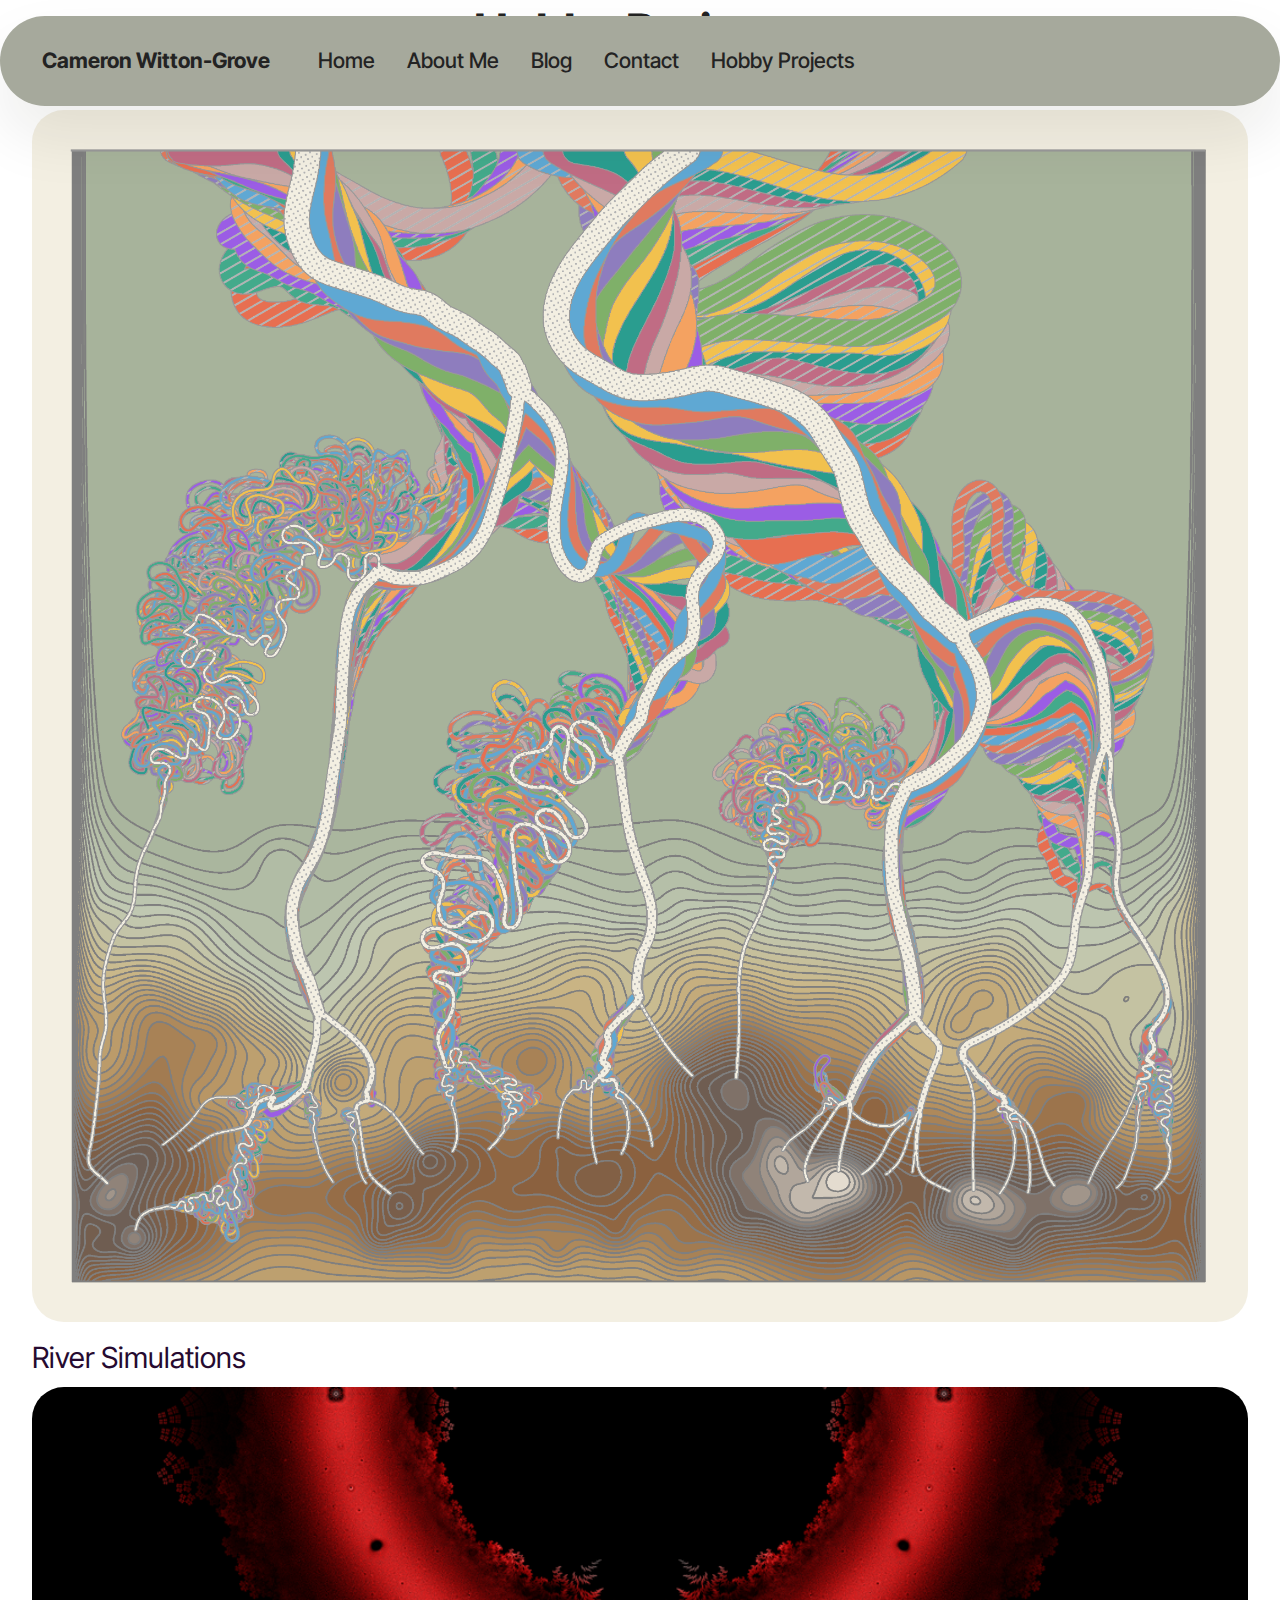
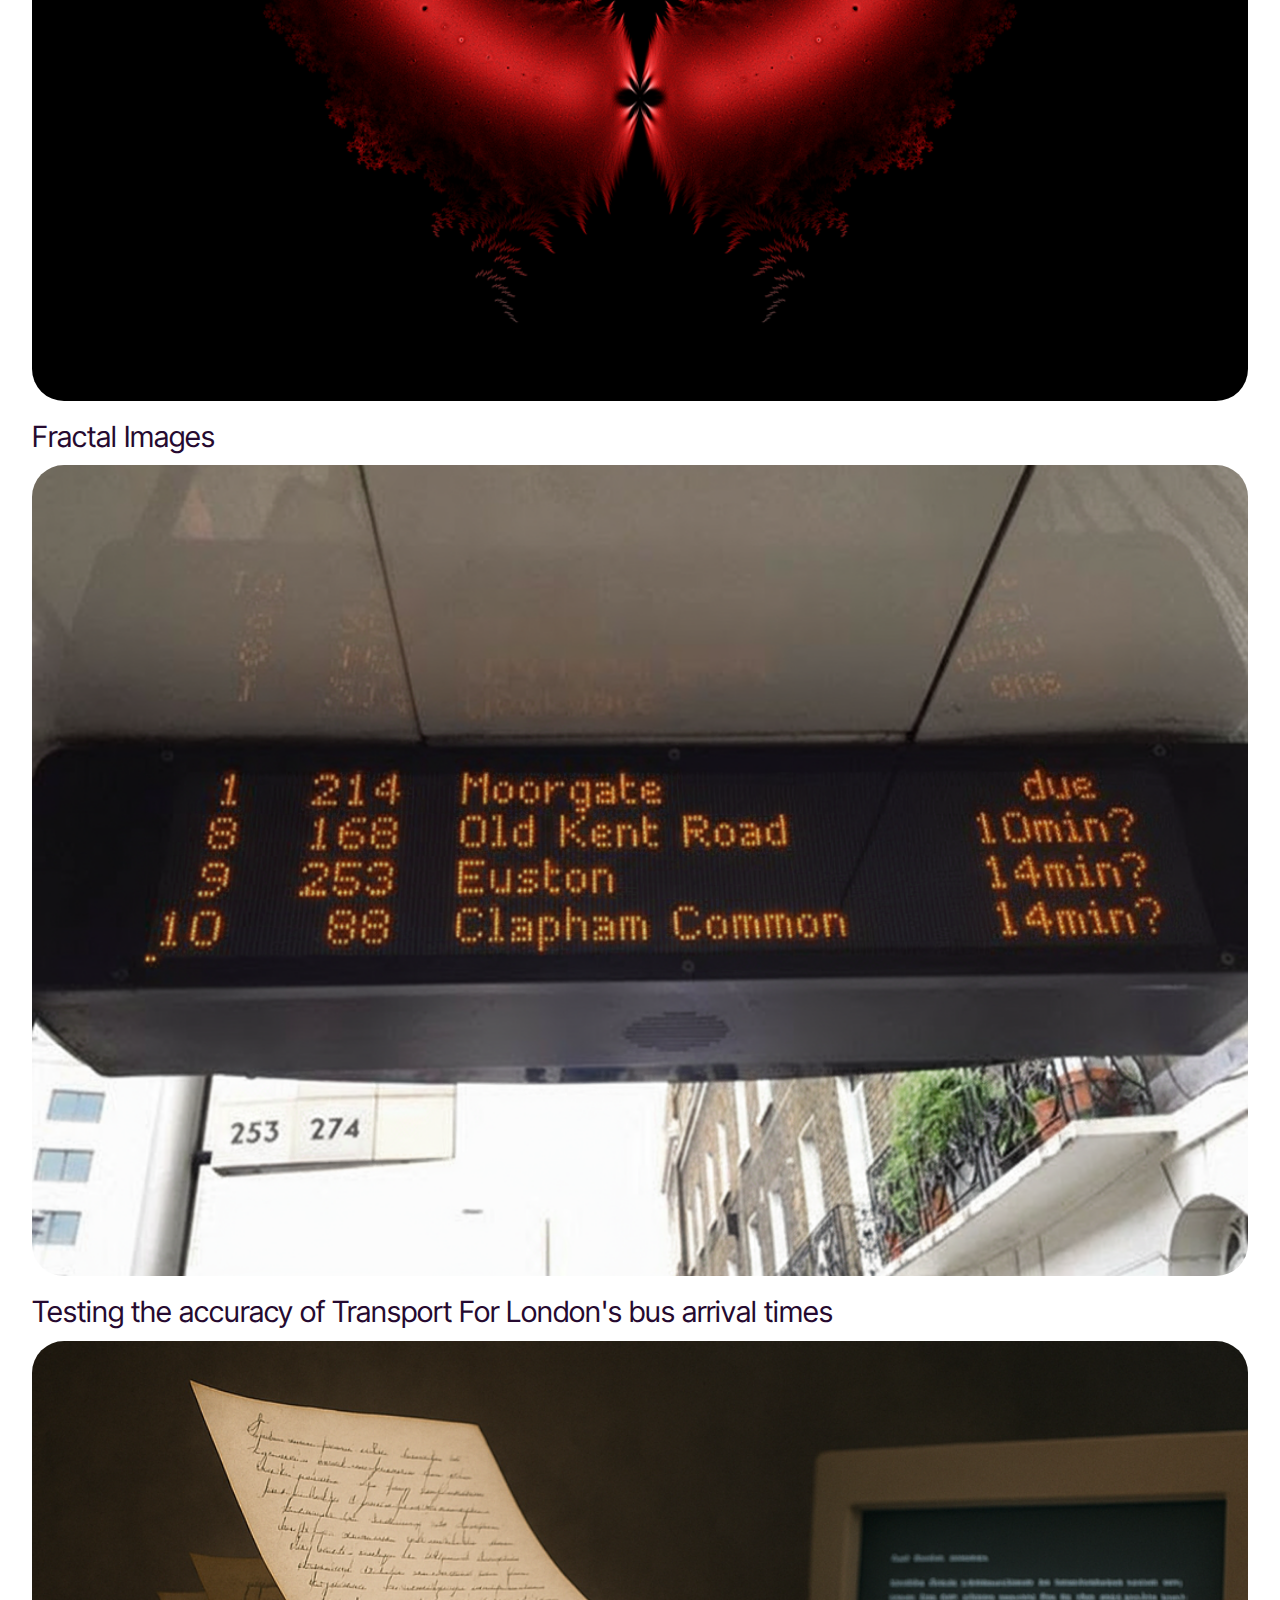
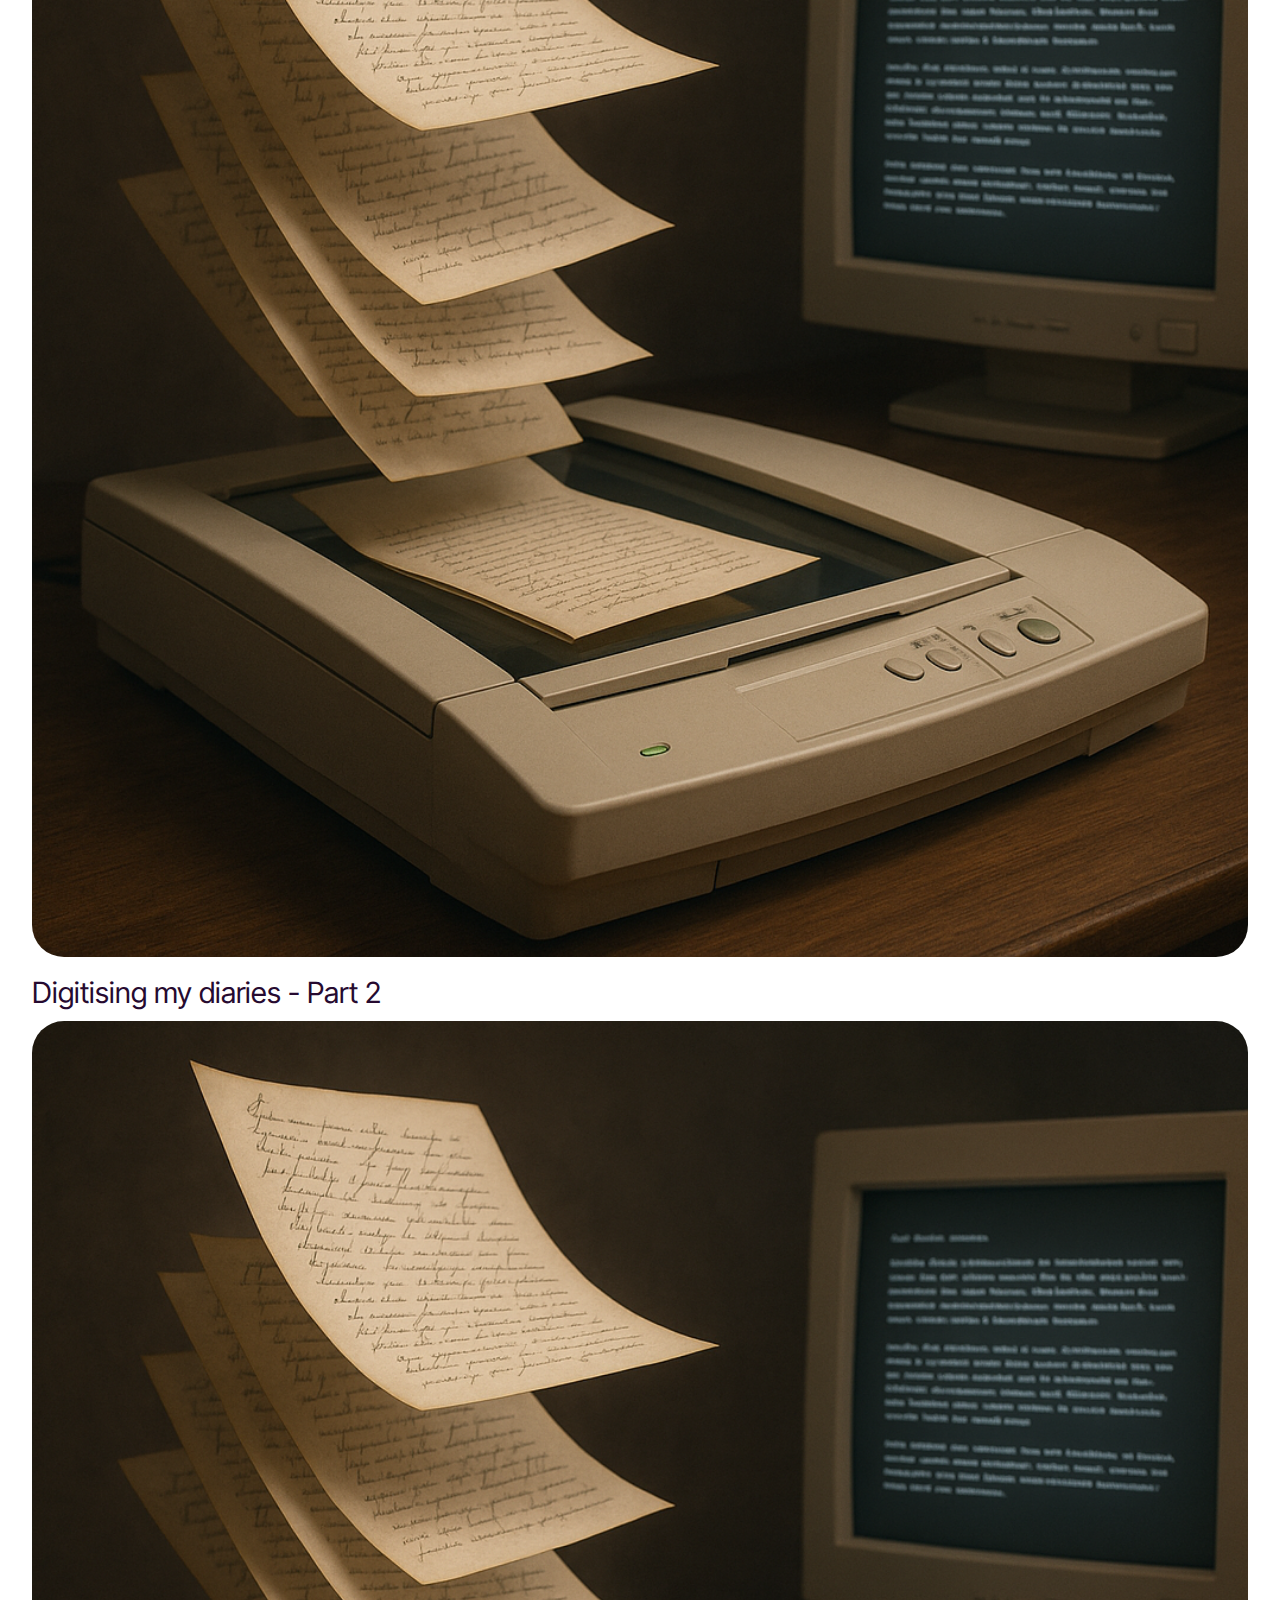
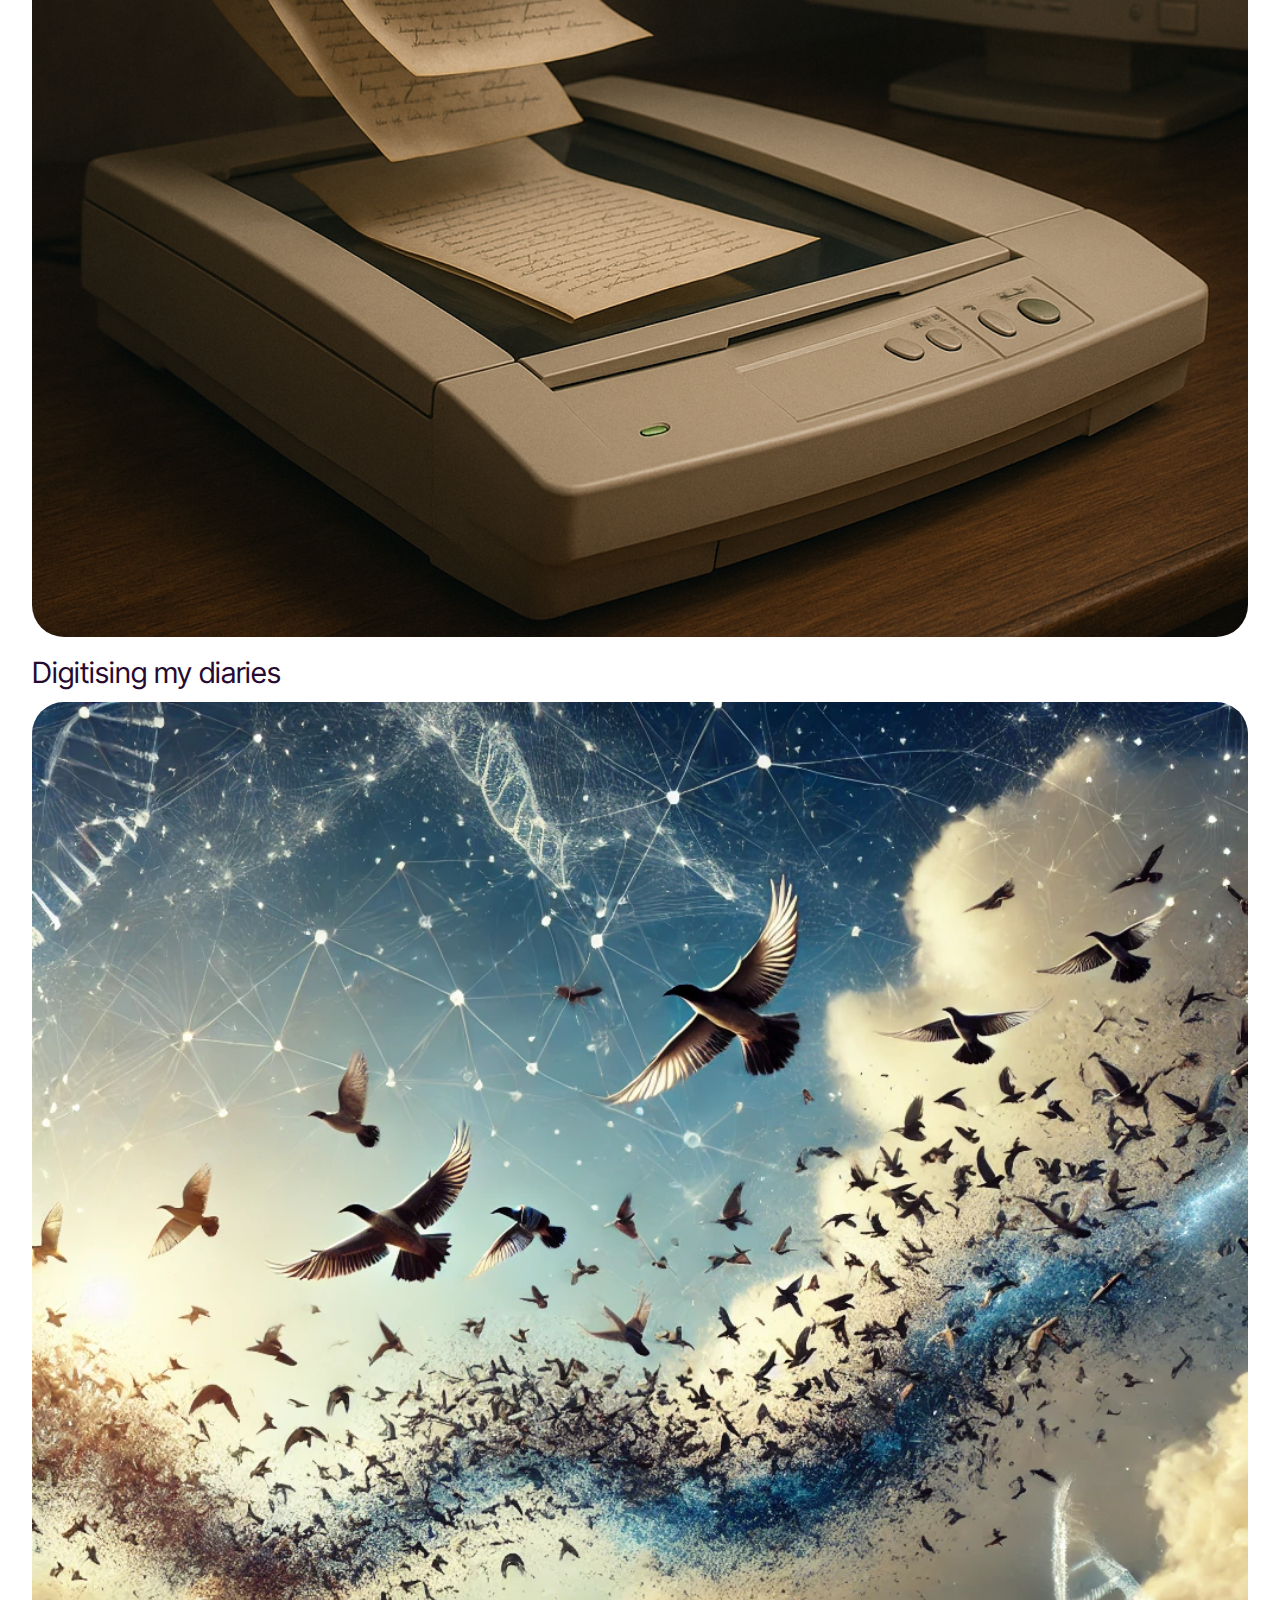
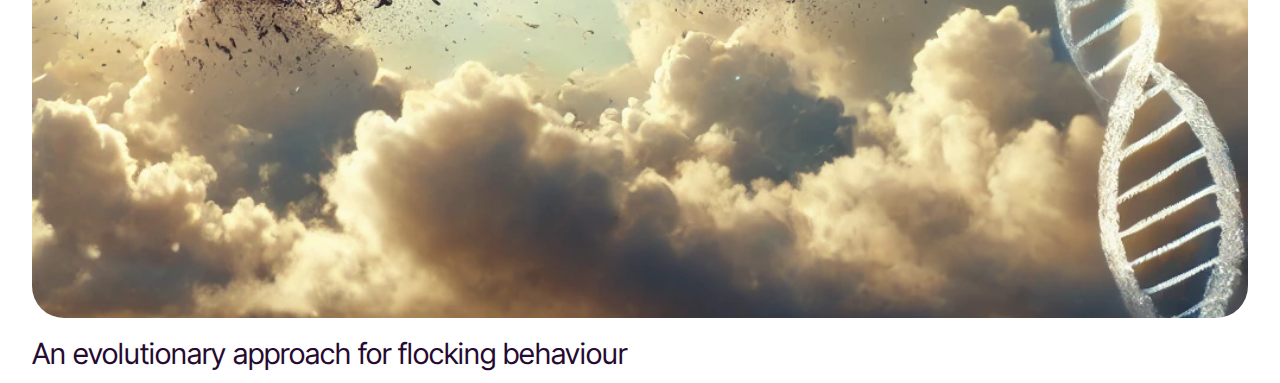
<file: projects.html>
<!DOCTYPE html>
<html  >
<head>
	    	<!-- Google tag (gtag.js) -->
<script async src="https://www.googletagmanager.com/gtag/js?id=G-G8YXQGXPX5"></script>
<script>
  window.dataLayer = window.dataLayer || [];
  function gtag(){dataLayer.push(arguments);}
  gtag('js', new Date());

  gtag('config', 'G-G8YXQGXPX5');
</script>
  <!-- Site made with Mobirise Website Builder v5.9.18, https://mobirise.com -->
  <meta charset="UTF-8">
  <meta http-equiv="X-UA-Compatible" content="IE=edge">
  <meta name="generator" content="Mobirise v5.9.18, mobirise.com">
  <meta name="viewport" content="width=device-width, initial-scale=1, minimum-scale=1">
  <link rel="shortcut icon" href="assets/images/cwg-icon.png" type="image/x-icon">
  <meta name="description" content="Various data science and coding projects that I have undertaken in my free time">
  
  
  <title>Hobby Projects</title>
  <link rel="stylesheet" href="assets/web/assets/mobirise-icons2/mobirise2.css">
  <link rel="stylesheet" href="assets/bootstrap/css/bootstrap.min.css">
  <link rel="stylesheet" href="assets/bootstrap/css/bootstrap-grid.min.css">
  <link rel="stylesheet" href="assets/bootstrap/css/bootstrap-reboot.min.css">
  <link rel="stylesheet" href="assets/dropdown/css/style.css">
  <link rel="stylesheet" href="assets/theme/css/style.css">
  <link rel="preload" href="https://fonts.googleapis.com/css?family=Inter+Tight:100,200,300,400,500,600,700,800,900,100i,200i,300i,400i,500i,600i,700i,800i,900i&display=swap" as="style" onload="this.onload=null;this.rel='stylesheet'">
  <noscript><link rel="stylesheet" href="https://fonts.googleapis.com/css?family=Inter+Tight:100,200,300,400,500,600,700,800,900,100i,200i,300i,400i,500i,600i,700i,800i,900i&display=swap"></noscript>
  <link rel="preload" as="style" href="assets/mobirise/css/mbr-additional.css?v=iDiuOT"><link rel="stylesheet" href="assets/mobirise/css/mbr-additional.css?v=iDiuOT" type="text/css">

  
  
  
</head>
<body>
  
  <section data-bs-version="5.1" class="menu menu1 cid-uxIo30R6fm" once="menu" id="menu01-13">
	

	<nav class="navbar navbar-dropdown navbar-expand-lg">
		<div class="container">
			<div class="navbar-brand">
				
				<span class="navbar-caption-wrap"><a class="navbar-caption text-black text-primary display-4" href="index.html">Cameron Witton-Grove</a></span>
			</div>
			<button class="navbar-toggler" type="button" data-toggle="collapse" data-bs-toggle="collapse" data-target="#navbarSupportedContent" data-bs-target="#navbarSupportedContent" aria-controls="navbarNavAltMarkup" aria-expanded="false" aria-label="Toggle navigation">
				<div class="hamburger">
					<span></span>
					<span></span>
					<span></span>
					<span></span>
				</div>
			</button>
			<div class="collapse navbar-collapse" id="navbarSupportedContent">
				<ul class="navbar-nav nav-dropdown nav-right" data-app-modern-menu="true"><li class="nav-item"><a class="nav-link link text-black text-primary display-4" href="index.html">Home</a></li><li class="nav-item">
						<a class="nav-link link text-black text-primary display-4" href="about.html">About Me</a>
					</li>
					<li class="nav-item">
						<a class="nav-link link text-black text-primary display-4" href="https://baseballaheadinthecount.blogspot.com/" aria-expanded="false" target="_blank">Blog</a>
					</li>
					<li class="nav-item">
						<a class="nav-link link text-black text-primary display-4" href="contact.html">Contact</a>
					</li><li class="nav-item"><a class="nav-link link text-black text-primary display-4" href="projects.html">Hobby Projects</a></li></ul>
				
				
			</div>
		</div>
	</nav>
</section>

<section data-bs-version="5.1" class="people03 cid-uSkwx51QYx" id="people03-18">
	
	
	<div class="container">
		<div class="row justify-content-center">
			<div class="col-12 content-head">
				<div class="mbr-section-head mb-5">
					<h4 class="mbr-section-title mbr-fonts-style align-center mb-0 display-2">
						<strong>Hobby Projects</strong></h4>
					
				</div>
			</div>
		</div>
		<div class="row">
			
			<div class="item features-image col-12 col-md-6 col-lg-12 active">
				<div class="item-wrapper">
					<div class="item-img mb-3">
						<a href="riversim.html" target="_blank"><img src="assets/images/fisk-fig-test-big-run-126-1.png" alt="River Simulations" title="" data-slide-to="0" data-bs-slide-to="0"></a>
					</div>
					<div class="item-content align-left">
						<h5 class="item-title mbr-fonts-style display-5"><a href="riversim.html" class="text-primary" target="_blank">River Simulations</a></h5>
						
						
					</div>
					
				</div>
			</div><div class="item features-image col-12 col-md-6 col-lg-12">
				<div class="item-wrapper">
					<div class="item-img mb-3">
						<a href="fractals.html" target="_blank"><img src="assets/images/polyroots-small-1.png" alt="Fractals" title="" data-slide-to="1" data-bs-slide-to="1"></a>
					</div>
					<div class="item-content align-left">
						<h5 class="item-title mbr-fonts-style display-5"><a href="fractals.html" class="text-primary" target="_blank">Fractal Images</a></h5>
						
						
					</div>
					
				</div>
			</div><div class="item features-image col-12 col-md-6 col-lg-12">
				<div class="item-wrapper">
					<div class="item-img mb-3">
						<a href="busmodel.html" target="_blank"><img src="assets/images/bus-board2.png" alt="Bus arrivals board" title="" data-slide-to="2" data-bs-slide-to="1"></a>
					</div>
					<div class="item-content align-left">
						<h5 class="item-title mbr-fonts-style display-5"><a href="busmodel.html" class="text-primary" target="_blank">Testing the accuracy of Transport For London's bus arrival times</a></h5>
						
						
					</div>
					
				</div>
			</div><div class="item features-image col-12 col-md-6 col-lg-12">
				<div class="item-wrapper">
					<div class="item-img mb-3">
						<a href="diary2.html" target="_blank"><img src="assets/images/chatgpt-image-jul-29-2025-11-00-25-am.png" alt="Diary" title="" data-slide-to="3" data-bs-slide-to="3"></a>
					</div>
					<div class="item-content align-left">
						<h5 class="item-title mbr-fonts-style display-5"><strong><a href="diary2.html" class="text-primary" target="_blank">Digitising my diaries&nbsp;</a></strong><a href="diary2.html" class="text-primary" target="_blank">- Part 2</a></h5>
						
						
					</div>
					
				</div>
			</div><div class="item features-image col-12 col-md-6 col-lg-12">
				<div class="item-wrapper">
					<div class="item-img mb-3">
						<a href="diary.html" target="_blank"><img src="assets/images/chatgpt-image-jul-29-2025-11-00-25-am.png" alt="Diary" title="" data-slide-to="4" data-bs-slide-to="4"></a>
					</div>
					<div class="item-content align-left">
						<h5 class="item-title mbr-fonts-style display-5"><strong><a href="diary.html" class="text-primary" target="_blank">Digitising my diaries</a></strong></h5>
						
						
					</div>
					
				</div>
			</div><div class="item features-image col-12 col-md-6 col-lg-12">
				<div class="item-wrapper">
					<div class="item-img mb-3">
						<a href="flocking.html" target="_blank"><img src="assets/images/flocking.png" alt="Flocking" title="" data-slide-to="5" data-bs-slide-to="5"></a>
					</div>
					<div class="item-content align-left">
						<h5 class="item-title mbr-fonts-style display-5"><strong><a href="flocking.html" class="text-primary" target="_blank">An evolutionary approach for flocking behaviour</a></strong></h5>
						
						
					</div>
					
				</div>
			</div>
			
		</div>
	</div>
		<script src="https://utteranc.es/client.js"
        repo="cejgrove/cejgrove.github.io"
        issue-term="pathname"
        theme="github-light"
        crossorigin="anonymous"
        async>
</script>
</section><script src="assets/bootstrap/js/bootstrap.bundle.min.js"></script>  <script src="assets/smoothscroll/smooth-scroll.js"></script>  <script src="assets/ytplayer/index.js"></script>  <script src="assets/dropdown/js/navbar-dropdown.js"></script>  <script src="assets/theme/js/script.js"></script>  
  
  
</body>
</html>
</file>
<file: assets/web/assets/mobirise-icons2/mobirise2.css>
@font-face {
  font-family: 'Moririse2';
  font-display: swap;
  src:  url('mobirise2.eot?f2bix4');
  src:  url('mobirise2.eot?f2bix4#iefix') format('embedded-opentype'),
    url('mobirise2.ttf?f2bix4') format('truetype'),
    url('mobirise2.woff?f2bix4') format('woff'),
    url('mobirise2.svg?f2bix4#mobirise2') format('svg');
  font-weight: normal;
  font-style: normal;
}

[class^="mobi-"], [class*=" mobi-"] {
  /* use !important to prevent issues with browser extensions that change fonts */
  font-family: 'Moririse2' !important;
  speak: none;
  font-style: normal;
  font-weight: normal;
  font-variant: normal;
  text-transform: none;
  line-height: 1;

  /* Better Font Rendering =========== */
  -webkit-font-smoothing: antialiased;
  -moz-osx-font-smoothing: grayscale;
}

.mobi-mbri-add-submenu:before {
  content: "\e900";
}
.mobi-mbri-alert:before {
  content: "\e901";
}
.mobi-mbri-align-center:before {
  content: "\e902";
}
.mobi-mbri-align-justify:before {
  content: "\e903";
}
.mobi-mbri-align-left:before {
  content: "\e904";
}
.mobi-mbri-align-right:before {
  content: "\e905";
}
.mobi-mbri-android:before {
  content: "\e906";
}
.mobi-mbri-apple:before {
  content: "\e907";
}
.mobi-mbri-arrow-down:before {
  content: "\e908";
}
.mobi-mbri-arrow-next:before {
  content: "\e909";
}
.mobi-mbri-arrow-prev:before {
  content: "\e90a";
}
.mobi-mbri-arrow-up:before {
  content: "\e90b";
}
.mobi-mbri-bold:before {
  content: "\e90c";
}
.mobi-mbri-bookmark:before {
  content: "\e90d";
}
.mobi-mbri-bootstrap:before {
  content: "\e90e";
}
.mobi-mbri-briefcase:before {
  content: "\e90f";
}
.mobi-mbri-browse:before {
  content: "\e910";
}
.mobi-mbri-bulleted-list:before {
  content: "\e911";
}
.mobi-mbri-calendar:before {
  content: "\e912";
}
.mobi-mbri-camera:before {
  content: "\e913";
}
.mobi-mbri-cart-add:before {
  content: "\e914";
}
.mobi-mbri-cart-full:before {
  content: "\e915";
}
.mobi-mbri-cash:before {
  content: "\e916";
}
.mobi-mbri-change-style:before {
  content: "\e917";
}
.mobi-mbri-chat:before {
  content: "\e918";
}
.mobi-mbri-clock:before {
  content: "\e919";
}
.mobi-mbri-close:before {
  content: "\e91a";
}
.mobi-mbri-cloud:before {
  content: "\e91b";
}
.mobi-mbri-code:before {
  content: "\e91c";
}
.mobi-mbri-contact-form:before {
  content: "\e91d";
}
.mobi-mbri-credit-card:before {
  content: "\e91e";
}
.mobi-mbri-cursor-click:before {
  content: "\e91f";
}
.mobi-mbri-cust-feedback:before {
  content: "\e920";
}
.mobi-mbri-database:before {
  content: "\e921";
}
.mobi-mbri-delivery:before {
  content: "\e922";
}
.mobi-mbri-desktop:before {
  content: "\e923";
}
.mobi-mbri-devices:before {
  content: "\e924";
}
.mobi-mbri-down:before {
  content: "\e925";
}
.mobi-mbri-download-2:before {
  content: "\e926";
}
.mobi-mbri-download:before {
  content: "\e927";
}
.mobi-mbri-drag-n-drop-2:before {
  content: "\e928";
}
.mobi-mbri-drag-n-drop:before {
  content: "\e929";
}
.mobi-mbri-edit-2:before {
  content: "\e92a";
}
.mobi-mbri-edit:before {
  content: "\e92b";
}
.mobi-mbri-error:before {
  content: "\e92c";
}
.mobi-mbri-extension:before {
  content: "\e92d";
}
.mobi-mbri-features:before {
  content: "\e92e";
}
.mobi-mbri-file:before {
  content: "\e92f";
}
.mobi-mbri-flag:before {
  content: "\e930";
}
.mobi-mbri-folder:before {
  content: "\e931";
}
.mobi-mbri-gift:before {
  content: "\e932";
}
.mobi-mbri-github:before {
  content: "\e933";
}
.mobi-mbri-globe-2:before {
  content: "\e934";
}
.mobi-mbri-globe:before {
  content: "\e935";
}
.mobi-mbri-growing-chart:before {
  content: "\e936";
}
.mobi-mbri-hearth:before {
  content: "\e937";
}
.mobi-mbri-help:before {
  content: "\e938";
}
.mobi-mbri-home:before {
  content: "\e939";
}
.mobi-mbri-hot-cup:before {
  content: "\e93a";
}
.mobi-mbri-idea:before {
  content: "\e93b";
}
.mobi-mbri-image-gallery:before {
  content: "\e93c";
}
.mobi-mbri-image-slider:before {
  content: "\e93d";
}
.mobi-mbri-info:before {
  content: "\e93e";
}
.mobi-mbri-italic:before {
  content: "\e93f";
}
.mobi-mbri-key:before {
  content: "\e940";
}
.mobi-mbri-laptop:before {
  content: "\e941";
}
.mobi-mbri-layers:before {
  content: "\e942";
}
.mobi-mbri-left-right:before {
  content: "\e943";
}
.mobi-mbri-left:before {
  content: "\e944";
}
.mobi-mbri-letter:before {
  content: "\e945";
}
.mobi-mbri-like:before {
  content: "\e946";
}
.mobi-mbri-link:before {
  content: "\e947";
}
.mobi-mbri-lock:before {
  content: "\e948";
}
.mobi-mbri-login:before {
  content: "\e949";
}
.mobi-mbri-logout:before {
  content: "\e94a";
}
.mobi-mbri-magic-stick:before {
  content: "\e94b";
}
.mobi-mbri-map-pin:before {
  content: "\e94c";
}
.mobi-mbri-menu:before {
  content: "\e94d";
}
.mobi-mbri-mobile-2:before {
  content: "\e94e";
}
.mobi-mbri-mobile-horizontal:before {
  content: "\e94f";
}
.mobi-mbri-mobile:before {
  content: "\e950";
}
.mobi-mbri-mobirise:before {
  content: "\e951";
}
.mobi-mbri-more-horizontal:before {
  content: "\e952";
}
.mobi-mbri-more-vertical:before {
  content: "\e953";
}
.mobi-mbri-music:before {
  content: "\e954";
}
.mobi-mbri-new-file:before {
  content: "\e955";
}
.mobi-mbri-numbered-list:before {
  content: "\e956";
}
.mobi-mbri-opened-folder:before {
  content: "\e957";
}
.mobi-mbri-pages:before {
  content: "\e958";
}
.mobi-mbri-paper-plane:before {
  content: "\e959";
}
.mobi-mbri-paperclip:before {
  content: "\e95a";
}
.mobi-mbri-phone:before {
  content: "\e95b";
}
.mobi-mbri-photo:before {
  content: "\e95c";
}
.mobi-mbri-photos:before {
  content: "\e95d";
}
.mobi-mbri-pin:before {
  content: "\e95e";
}
.mobi-mbri-play:before {
  content: "\e95f";
}
.mobi-mbri-plus:before {
  content: "\e960";
}
.mobi-mbri-preview:before {
  content: "\e961";
}
.mobi-mbri-print:before {
  content: "\e962";
}
.mobi-mbri-protect:before {
  content: "\e963";
}
.mobi-mbri-question:before {
  content: "\e964";
}
.mobi-mbri-quote-left:before {
  content: "\e965";
}
.mobi-mbri-quote-right:before {
  content: "\e966";
}
.mobi-mbri-redo:before {
  content: "\e967";
}
.mobi-mbri-refresh:before {
  content: "\e968";
}
.mobi-mbri-responsive-2:before {
  content: "\e969";
}
.mobi-mbri-responsive:before {
  content: "\e96a";
}
.mobi-mbri-right:before {
  content: "\e96b";
}
.mobi-mbri-rocket:before {
  content: "\e96c";
}
.mobi-mbri-sad-face:before {
  content: "\e96d";
}
.mobi-mbri-sale:before {
  content: "\e96e";
}
.mobi-mbri-save:before {
  content: "\e96f";
}
.mobi-mbri-search:before {
  content: "\e970";
}
.mobi-mbri-setting-2:before {
  content: "\e971";
}
.mobi-mbri-setting-3:before {
  content: "\e972";
}
.mobi-mbri-setting:before {
  content: "\e973";
}
.mobi-mbri-share:before {
  content: "\e974";
}
.mobi-mbri-shopping-bag:before {
  content: "\e975";
}
.mobi-mbri-shopping-basket:before {
  content: "\e976";
}
.mobi-mbri-shopping-cart:before {
  content: "\e977";
}
.mobi-mbri-sites:before {
  content: "\e978";
}
.mobi-mbri-smile-face:before {
  content: "\e979";
}
.mobi-mbri-speed:before {
  content: "\e97a";
}
.mobi-mbri-star:before {
  content: "\e97b";
}
.mobi-mbri-success:before {
  content: "\e97c";
}
.mobi-mbri-sun:before {
  content: "\e97d";
}
.mobi-mbri-sun2:before {
  content: "\e97e";
}
.mobi-mbri-tablet-vertical:before {
  content: "\e97f";
}
.mobi-mbri-tablet:before {
  content: "\e980";
}
.mobi-mbri-target:before {
  content: "\e981";
}
.mobi-mbri-timer:before {
  content: "\e982";
}
.mobi-mbri-to-ftp:before {
  content: "\e983";
}
.mobi-mbri-to-local-drive:before {
  content: "\e984";
}
.mobi-mbri-touch-swipe:before {
  content: "\e985";
}
.mobi-mbri-touch:before {
  content: "\e986";
}
.mobi-mbri-trash:before {
  content: "\e987";
}
.mobi-mbri-underline:before {
  content: "\e988";
}
.mobi-mbri-undo:before {
  content: "\e989";
}
.mobi-mbri-unlink:before {
  content: "\e98a";
}
.mobi-mbri-unlock:before {
  content: "\e98b";
}
.mobi-mbri-up-down:before {
  content: "\e98c";
}
.mobi-mbri-up:before {
  content: "\e98d";
}
.mobi-mbri-update:before {
  content: "\e98e";
}
.mobi-mbri-upload-2:before {
  content: "\e98f";
}
.mobi-mbri-upload:before {
  content: "\e990";
}
.mobi-mbri-user-2:before {
  content: "\e991";
}
.mobi-mbri-user:before {
  content: "\e992";
}
.mobi-mbri-users:before {
  content: "\e993";
}
.mobi-mbri-video-play:before {
  content: "\e994";
}
.mobi-mbri-video:before {
  content: "\e995";
}
.mobi-mbri-watch:before {
  content: "\e996";
}
.mobi-mbri-website-theme-2:before {
  content: "\e997";
}
.mobi-mbri-website-theme:before {
  content: "\e998";
}
.mobi-mbri-wifi:before {
  content: "\e999";
}
.mobi-mbri-windows:before {
  content: "\e99a";
}
.mobi-mbri-zoom-in:before {
  content: "\e99b";
}
.mobi-mbri-zoom-out:before {
  content: "\e99c";
}
</file>
<file: assets/dropdown/css/style.css>
.navbar-dropdown {
  left: 0;
  padding: 0;
  position: absolute;
  right: 0;
  top: 0;
  transition: all 0.45s ease;
  z-index: 1030;
  background: #282828; }
  .navbar-dropdown .navbar-logo {
    margin-right: 0.8rem;
    transition: margin 0.3s ease-in-out;
    vertical-align: middle; }
    .navbar-dropdown .navbar-logo img {
      height: 3.125rem;
      transition: all 0.3s ease-in-out; }
    .navbar-dropdown .navbar-logo.mbr-iconfont {
      font-size: 3.125rem;
      line-height: 3.125rem; }
  .navbar-dropdown .navbar-caption {
    font-weight: 700;
    white-space: normal;
    vertical-align: -4px;
    line-height: 3.125rem !important; }
    .navbar-dropdown .navbar-caption, .navbar-dropdown .navbar-caption:hover {
      color: inherit;
      text-decoration: none; }
  .navbar-dropdown .mbr-iconfont + .navbar-caption {
    vertical-align: -1px; }
  .navbar-dropdown.navbar-fixed-top {
    position: fixed; }
  .navbar-dropdown .navbar-brand span {
    vertical-align: -4px; }
  .navbar-dropdown.bg-color.transparent {
    background: none; }
  .navbar-dropdown.navbar-short .navbar-brand {
    padding: 0.625rem 0; }
    .navbar-dropdown.navbar-short .navbar-brand span {
      vertical-align: -1px; }
  .navbar-dropdown.navbar-short .navbar-caption {
    line-height: 2.375rem !important;
    vertical-align: -2px; }
  .navbar-dropdown.navbar-short .navbar-logo {
    margin-right: 0.5rem; }
    .navbar-dropdown.navbar-short .navbar-logo img {
      height: 2.375rem; }
    .navbar-dropdown.navbar-short .navbar-logo.mbr-iconfont {
      font-size: 2.375rem;
      line-height: 2.375rem; }
  .navbar-dropdown.navbar-short .mbr-table-cell {
    height: 3.625rem; }
  .navbar-dropdown .navbar-close {
    left: 0.6875rem;
    position: fixed;
    top: 0.75rem;
    z-index: 1000; }
  .navbar-dropdown .hamburger-icon {
    content: "";
    display: inline-block;
    vertical-align: middle;
    width: 16px;
    -webkit-box-shadow: 0 -6px 0 1px #282828,0 0 0 1px #282828,0 6px 0 1px #282828;
    -moz-box-shadow: 0 -6px 0 1px #282828,0 0 0 1px #282828,0 6px 0 1px #282828;
    box-shadow: 0 -6px 0 1px #282828,0 0 0 1px #282828,0 6px 0 1px #282828; }

.dropdown-menu .dropdown-toggle[data-toggle="dropdown-submenu"]::after {
  border-bottom: 0.35em solid transparent;
  border-left: 0.35em solid;
  border-right: 0;
  border-top: 0.35em solid transparent;
  margin-left: 0.3rem; }

.dropdown-menu .dropdown-item:focus {
  outline: 0; }

.nav-dropdown {
  font-size: 0.75rem;
  font-weight: 500;
  height: auto !important; }
  .nav-dropdown .nav-btn {
    padding-left: 1rem; }
  .nav-dropdown .link {
    margin: .667em 1.667em;
    font-weight: 500;
    padding: 0;
    transition: color .2s ease-in-out; }
    .nav-dropdown .link.dropdown-toggle {
      margin-right: 2.583em; }
      .nav-dropdown .link.dropdown-toggle::after {
        margin-left: .25rem;
        border-top: 0.35em solid;
        border-right: 0.35em solid transparent;
        border-left: 0.35em solid transparent;
        border-bottom: 0; }
      .nav-dropdown .link.dropdown-toggle[aria-expanded="true"] {
        margin: 0;
        padding: 0.667em 3.263em  0.667em 1.667em; }
  .nav-dropdown .link::after,
  .nav-dropdown .dropdown-item::after {
    color: inherit; }
  .nav-dropdown .btn {
    font-size: 0.75rem;
    font-weight: 700;
    letter-spacing: 0;
    margin-bottom: 0;
    padding-left: 1.25rem;
    padding-right: 1.25rem; }
  .nav-dropdown .dropdown-menu {
    border-radius: 0;
    border: 0;
    left: 0;
    margin: 0;
    padding-bottom: 1.25rem;
    padding-top: 1.25rem;
    position: relative; }
  .nav-dropdown .dropdown-submenu {
    margin-left: 0.125rem;
    top: 0; }
  .nav-dropdown .dropdown-item {
    font-weight: 500;
    line-height: 2;
    padding: 0.3846em 4.615em 0.3846em 1.5385em;
    position: relative;
    transition: color .2s ease-in-out, background-color .2s ease-in-out; }
    .nav-dropdown .dropdown-item::after {
      margin-top: -0.3077em;
      position: absolute;
      right: 1.1538em;
      top: 50%; }
    .nav-dropdown .dropdown-item:focus, .nav-dropdown .dropdown-item:hover {
      background: none; }

@media (max-width: 767px) {
  .nav-dropdown.navbar-toggleable-sm {
    bottom: 0;
    display: none;
    left: 0;
    overflow-x: hidden;
    position: fixed;
    top: 0;
    transform: translateX(-100%);
    -ms-transform: translateX(-100%);
    -webkit-transform: translateX(-100%);
    width: 18.75rem;
    z-index: 999; } }
.nav-dropdown.navbar-toggleable-xl {
  bottom: 0;
  display: none;
  left: 0;
  overflow-x: hidden;
  position: fixed;
  top: 0;
  transform: translateX(-100%);
  -ms-transform: translateX(-100%);
  -webkit-transform: translateX(-100%);
  width: 18.75rem;
  z-index: 999; }

.nav-dropdown-sm {
  display: block !important;
  overflow-x: hidden;
  overflow: auto;
  padding-top: 3.875rem; }
  .nav-dropdown-sm::after {
    content: "";
    display: block;
    height: 3rem;
    width: 100%; }
  .nav-dropdown-sm.collapse.in ~ .navbar-close {
    display: block !important; }
  .nav-dropdown-sm.collapsing, .nav-dropdown-sm.collapse.in {
    transform: translateX(0);
    -ms-transform: translateX(0);
    -webkit-transform: translateX(0);
    transition: all 0.25s ease-out;
    -webkit-transition: all 0.25s ease-out;
    background: #282828; }
  .nav-dropdown-sm.collapsing[aria-expanded="false"] {
    transform: translateX(-100%);
    -ms-transform: translateX(-100%);
    -webkit-transform: translateX(-100%); }
  .nav-dropdown-sm .nav-item {
    display: block;
    margin-left: 0 !important;
    padding-left: 0; }
  .nav-dropdown-sm .link,
  .nav-dropdown-sm .dropdown-item {
    border-top: 1px dotted rgba(255, 255, 255, 0.1);
    font-size: 0.8125rem;
    line-height: 1.6;
    margin: 0 !important;
    padding: 0.875rem 2.4rem 0.875rem 1.5625rem !important;
    position: relative;
    white-space: normal; }
    .nav-dropdown-sm .link:focus, .nav-dropdown-sm .link:hover,
    .nav-dropdown-sm .dropdown-item:focus,
    .nav-dropdown-sm .dropdown-item:hover {
      background: rgba(0, 0, 0, 0.2) !important;
      color: #c0a375; }
  .nav-dropdown-sm .nav-btn {
    position: relative;
    padding: 1.5625rem 1.5625rem 0 1.5625rem; }
    .nav-dropdown-sm .nav-btn::before {
      border-top: 1px dotted rgba(255, 255, 255, 0.1);
      content: "";
      left: 0;
      position: absolute;
      top: 0;
      width: 100%; }
    .nav-dropdown-sm .nav-btn + .nav-btn {
      padding-top: 0.625rem; }
      .nav-dropdown-sm .nav-btn + .nav-btn::before {
        display: none; }
  .nav-dropdown-sm .btn {
    padding: 0.625rem 0; }
  .nav-dropdown-sm .dropdown-toggle[data-toggle="dropdown-submenu"]::after {
    margin-left: .25rem;
    border-top: 0.35em solid;
    border-right: 0.35em solid transparent;
    border-left: 0.35em solid transparent;
    border-bottom: 0; }
  .nav-dropdown-sm .dropdown-toggle[data-toggle="dropdown-submenu"][aria-expanded="true"]::after {
    border-top: 0;
    border-right: 0.35em solid transparent;
    border-left: 0.35em solid transparent;
    border-bottom: 0.35em solid; }
  .nav-dropdown-sm .dropdown-menu {
    margin: 0;
    padding: 0;
    position: relative;
    top: 0;
    left: 0;
    width: 100%;
    border: 0;
    float: none;
    border-radius: 0;
    background: none; }
  .nav-dropdown-sm .dropdown-submenu {
    left: 100%;
    margin-left: 0.125rem;
    margin-top: -1.25rem;
    top: 0; }

.navbar-toggleable-sm .nav-dropdown .dropdown-menu {
  position: absolute; }

.navbar-toggleable-sm .nav-dropdown .dropdown-submenu {
  left: 100%;
  margin-left: 0.125rem;
  margin-top: -1.25rem;
  top: 0; }

.navbar-toggleable-sm.opened .nav-dropdown .dropdown-menu {
  position: relative; }

.navbar-toggleable-sm.opened .nav-dropdown .dropdown-submenu {
  left: 0;
  margin-left: 00rem;
  margin-top: 0rem;
  top: 0; }

.is-builder .nav-dropdown.collapsing {
  transition: none !important; }
</file>
<file: assets/theme/css/style.css>
@charset "UTF-8";
section {
  background-color: #ffffff;
}

body {
  font-style: normal;
  line-height: 1.5;
  font-weight: 400;
  color: #232323;
  position: relative;
}

button {
  background-color: transparent;
  border-color: transparent;
}

.embla__button,
.carousel-control {
  background-color: #edefea !important;
  opacity: 0.8 !important;
  color: #464845 !important;
  border-color: #edefea !important;
}

.carousel .close,
.modalWindow .close {
  background-color: #edefea !important;
  color: #464845 !important;
  border-color: #edefea !important;
  opacity: 0.8 !important;
}

.carousel .close:hover,
.modalWindow .close:hover {
  opacity: 1 !important;
}

.carousel-indicators li {
  background-color: #edefea !important;
  border: 2px solid #464845 !important;
}

.carousel-indicators li:hover,
.carousel-indicators li:active {
  opacity: 0.8 !important;
}

.embla__button:hover,
.carousel-control:hover {
  background-color: #edefea !important;
  opacity: 1 !important;
}

.modalWindow-video-container {
  height: 80%;
}

section,
.container,
.container-fluid {
  position: relative;
  word-wrap: break-word;
}

a.mbr-iconfont:hover {
  text-decoration: none;
}

.article .lead p,
.article .lead ul,
.article .lead ol,
.article .lead pre,
.article .lead blockquote {
  margin-bottom: 0;
}

a {
  font-style: normal;
  font-weight: 400;
  cursor: pointer;
}
a, a:hover {
  text-decoration: none;
}

.mbr-section-title {
  font-style: normal;
  line-height: 1.3;
}

.mbr-section-subtitle {
  line-height: 1.3;
}

.mbr-text {
  font-style: normal;
  line-height: 1.7;
}

h1,
h2,
h3,
h4,
h5,
h6,
.display-1,
.display-2,
.display-4,
.display-5,
.display-7,
span,
p,
a {
  line-height: 1;
  word-break: break-word;
  word-wrap: break-word;
  font-weight: 400;
}

b,
strong {
  font-weight: bold;
}

input:-webkit-autofill, input:-webkit-autofill:hover, input:-webkit-autofill:focus, input:-webkit-autofill:active {
  transition-delay: 9999s;
  -webkit-transition-property: background-color, color;
  transition-property: background-color, color;
}

textarea[type=hidden] {
  display: none;
}

section {
  background-position: 50% 50%;
  background-repeat: no-repeat;
  background-size: cover;
}
section .mbr-background-video,
section .mbr-background-video-preview {
  position: absolute;
  bottom: 0;
  left: 0;
  right: 0;
  top: 0;
}

.hidden {
  visibility: hidden;
}

.mbr-z-index20 {
  z-index: 20;
}

/*! Base colors */
.mbr-white {
  color: #ffffff;
}

.mbr-black {
  color: #111111;
}

.mbr-bg-white {
  background-color: #ffffff;
}

.mbr-bg-black {
  background-color: #000000;
}

/*! Text-aligns */
.align-left {
  text-align: left;
}

.align-center {
  text-align: center;
}

.align-right {
  text-align: right;
}

/*! Font-weight  */
.mbr-light {
  font-weight: 300;
}

.mbr-regular {
  font-weight: 400;
}

.mbr-semibold {
  font-weight: 500;
}

.mbr-bold {
  font-weight: 700;
}

/*! Media  */
.media-content {
  flex-basis: 100%;
}

.media-container-row {
  display: flex;
  flex-direction: row;
  flex-wrap: wrap;
  justify-content: center;
  align-content: center;
  align-items: start;
}
.media-container-row .media-size-item {
  width: 400px;
}

.media-container-column {
  display: flex;
  flex-direction: column;
  flex-wrap: wrap;
  justify-content: center;
  align-content: center;
  align-items: stretch;
}
.media-container-column > * {
  width: 100%;
}

@media (min-width: 992px) {
  .media-container-row {
    flex-wrap: nowrap;
  }
}
figure {
  margin-bottom: 0;
  overflow: hidden;
}

figure[mbr-media-size] {
  transition: width 0.1s;
}

img,
iframe {
  display: block;
  width: 100%;
}

.card {
  background-color: transparent;
  border: none;
}

.card-box {
  width: 100%;
}

.card-img {
  text-align: center;
  flex-shrink: 0;
  -webkit-flex-shrink: 0;
}

.media {
  max-width: 100%;
  margin: 0 auto;
}

.mbr-figure {
  align-self: center;
}

.media-container > div {
  max-width: 100%;
}

.mbr-figure img,
.card-img img {
  width: 100%;
}

@media (max-width: 991px) {
  .media-size-item {
    width: auto !important;
  }
  .media {
    width: auto;
  }
  .mbr-figure {
    width: 100% !important;
  }
}
/*! Buttons */
.mbr-section-btn {
  margin-left: -0.6rem;
  margin-right: -0.6rem;
  font-size: 0;
}

.btn {
  font-weight: 600;
  border-width: 1px;
  font-style: normal;
  margin: 0.6rem 0.6rem;
  white-space: normal;
  transition: all 0.2s ease-in-out;
  display: inline-flex;
  align-items: center;
  justify-content: center;
  word-break: break-word;
}

.btn-sm {
  font-weight: 600;
  letter-spacing: 0px;
  transition: all 0.3s ease-in-out;
}

.btn-md {
  font-weight: 600;
  letter-spacing: 0px;
  transition: all 0.3s ease-in-out;
}

.btn-lg {
  font-weight: 600;
  letter-spacing: 0px;
  transition: all 0.3s ease-in-out;
}

.btn-form {
  margin: 0;
}
.btn-form:hover {
  cursor: pointer;
}

nav .mbr-section-btn {
  margin-left: 0rem;
  margin-right: 0rem;
}

/*! Btn icon margin */
.btn .mbr-iconfont,
.btn.btn-sm .mbr-iconfont {
  order: 1;
  cursor: pointer;
  margin-left: 0.5rem;
  vertical-align: sub;
}

.btn.btn-md .mbr-iconfont,
.btn.btn-md .mbr-iconfont {
  margin-left: 0.8rem;
}

.mbr-regular {
  font-weight: 400;
}

.mbr-semibold {
  font-weight: 500;
}

.mbr-bold {
  font-weight: 700;
}

[type=submit] {
  -webkit-appearance: none;
}

/*! Full-screen */
.mbr-fullscreen .mbr-overlay {
  min-height: 100vh;
}

.mbr-fullscreen {
  display: flex;
  display: -moz-flex;
  display: -ms-flex;
  display: -o-flex;
  align-items: center;
  min-height: 100vh;
  padding-top: 3rem;
  padding-bottom: 3rem;
}

/*! Map */
.map {
  height: 25rem;
  position: relative;
}
.map iframe {
  width: 100%;
  height: 100%;
}

/*! Scroll to top arrow */
.mbr-arrow-up {
  bottom: 25px;
  right: 90px;
  position: fixed;
  text-align: right;
  z-index: 5000;
  color: #ffffff;
  font-size: 22px;
}

.mbr-arrow-up a {
  background: rgba(0, 0, 0, 0.2);
  border-radius: 50%;
  color: #fff;
  display: inline-block;
  height: 60px;
  width: 60px;
  border: 2px solid #fff;
  outline-style: none !important;
  position: relative;
  text-decoration: none;
  transition: all 0.3s ease-in-out;
  cursor: pointer;
  text-align: center;
}
.mbr-arrow-up a:hover {
  background-color: rgba(0, 0, 0, 0.4);
}
.mbr-arrow-up a i {
  line-height: 60px;
}

.mbr-arrow-up-icon {
  display: block;
  color: #fff;
}

.mbr-arrow-up-icon::before {
  content: "›";
  display: inline-block;
  font-family: serif;
  font-size: 22px;
  line-height: 1;
  font-style: normal;
  position: relative;
  top: 6px;
  left: -4px;
  transform: rotate(-90deg);
}

/*! Arrow Down */
.mbr-arrow {
  position: absolute;
  bottom: 45px;
  left: 50%;
  width: 60px;
  height: 60px;
  cursor: pointer;
  background-color: rgba(80, 80, 80, 0.5);
  border-radius: 50%;
  transform: translateX(-50%);
}
@media (max-width: 767px) {
  .mbr-arrow {
    display: none;
  }
}
.mbr-arrow > a {
  display: inline-block;
  text-decoration: none;
  outline-style: none;
  animation: arrowdown 1.7s ease-in-out infinite;
  color: #ffffff;
}
.mbr-arrow > a > i {
  position: absolute;
  top: -2px;
  left: 15px;
  font-size: 2rem;
}

#scrollToTop a i::before {
  content: "";
  position: absolute;
  display: block;
  border-bottom: 2.5px solid #fff;
  border-left: 2.5px solid #fff;
  width: 27.8%;
  height: 27.8%;
  left: 50%;
  top: 51%;
  transform: translateY(-30%) translateX(-50%) rotate(135deg);
}

@keyframes arrowdown {
  0% {
    transform: translateY(0px);
  }
  50% {
    transform: translateY(-5px);
  }
  100% {
    transform: translateY(0px);
  }
}
@media (max-width: 500px) {
  .mbr-arrow-up {
    left: 0;
    right: 0;
    text-align: center;
  }
}
/*Gradients animation*/
@keyframes gradient-animation {
  from {
    background-position: 0% 100%;
    animation-timing-function: ease-in-out;
  }
  to {
    background-position: 100% 0%;
    animation-timing-function: ease-in-out;
  }
}
.bg-gradient {
  background-size: 200% 200%;
  animation: gradient-animation 5s infinite alternate;
  -webkit-animation: gradient-animation 5s infinite alternate;
}

.menu .navbar-brand {
  display: -webkit-flex;
}
.menu .navbar-brand span {
  display: flex;
  display: -webkit-flex;
}
.menu .navbar-brand .navbar-caption-wrap {
  display: -webkit-flex;
}
.menu .navbar-brand .navbar-logo img {
  display: -webkit-flex;
  width: auto;
}
@media (min-width: 768px) and (max-width: 991px) {
  .menu .navbar-toggleable-sm .navbar-nav {
    display: -ms-flexbox;
  }
}
@media (max-width: 991px) {
  .menu .navbar-collapse {
    max-height: 93.5vh;
  }
  .menu .navbar-collapse.show {
    overflow: auto;
  }
}
@media (min-width: 992px) {
  .menu .navbar-nav.nav-dropdown {
    display: -webkit-flex;
  }
  .menu .navbar-toggleable-sm .navbar-collapse {
    display: -webkit-flex !important;
  }
  .menu .collapsed .navbar-collapse {
    max-height: 93.5vh;
  }
  .menu .collapsed .navbar-collapse.show {
    overflow: auto;
  }
}
@media (max-width: 767px) {
  .menu .navbar-collapse {
    max-height: 80vh;
  }
}

.nav-link .mbr-iconfont {
  margin-right: 0.5rem;
}

.navbar {
  display: -webkit-flex;
  -webkit-flex-wrap: wrap;
  -webkit-align-items: center;
  -webkit-justify-content: space-between;
}

.navbar-collapse {
  -webkit-flex-basis: 100%;
  -webkit-flex-grow: 1;
  -webkit-align-items: center;
}

.nav-dropdown .link {
  padding: 0.667em 1.667em !important;
  margin: 0 !important;
}

.nav {
  display: -webkit-flex;
  -webkit-flex-wrap: wrap;
}

.row {
  display: -webkit-flex;
  -webkit-flex-wrap: wrap;
}

.justify-content-center {
  -webkit-justify-content: center;
}

.form-inline {
  display: -webkit-flex;
}

.card-wrapper {
  -webkit-flex: 1;
}

.carousel-control {
  z-index: 10;
  display: -webkit-flex;
}

.carousel-controls {
  display: -webkit-flex;
}

.media {
  display: -webkit-flex;
}

.form-group:focus {
  outline: none;
}

.jq-selectbox__select {
  padding: 7px 0;
  position: relative;
}

.jq-selectbox__dropdown {
  overflow: hidden;
  border-radius: 10px;
  position: absolute;
  top: 100%;
  left: 0 !important;
  width: 100% !important;
}

.jq-selectbox__trigger-arrow {
  right: 0;
  transform: translateY(-50%);
}

.jq-selectbox li {
  padding: 1.07em 0.5em;
}

input[type=range] {
  padding-left: 0 !important;
  padding-right: 0 !important;
}

.modal-dialog,
.modal-content {
  height: 100%;
}

.modal-dialog .carousel-inner {
  height: calc(100vh - 1.75rem);
}
@media (max-width: 575px) {
  .modal-dialog .carousel-inner {
    height: calc(100vh - 1rem);
  }
}

.carousel-item {
  text-align: center;
}

.carousel-item img {
  margin: auto;
}

.navbar-toggler {
  align-self: flex-start;
  padding: 0.25rem 0.75rem;
  font-size: 1.25rem;
  line-height: 1;
  background: transparent;
  border: 1px solid transparent;
  border-radius: 0.25rem;
}

.navbar-toggler:focus,
.navbar-toggler:hover {
  text-decoration: none;
  box-shadow: none;
}

.navbar-toggler-icon {
  display: inline-block;
  width: 1.5em;
  height: 1.5em;
  vertical-align: middle;
  content: "";
  background: no-repeat center center;
  background-size: 100% 100%;
}

.navbar-toggler-left {
  position: absolute;
  left: 1rem;
}

.navbar-toggler-right {
  position: absolute;
  right: 1rem;
}

.card-img {
  width: auto;
}

.menu .navbar.collapsed:not(.beta-menu) {
  flex-direction: column;
}

.carousel-item.active,
.carousel-item-next,
.carousel-item-prev {
  display: flex;
}

.note-air-layout .dropup .dropdown-menu,
.note-air-layout .navbar-fixed-bottom .dropdown .dropdown-menu {
  bottom: initial !important;
}

html,
body {
  height: auto;
  min-height: 100vh;
}

.dropup .dropdown-toggle::after {
  display: none;
}

.form-asterisk {
  font-family: initial;
  position: absolute;
  top: -2px;
  font-weight: normal;
}

.form-control-label {
  position: relative;
  cursor: pointer;
  margin-bottom: 0.357em;
  padding: 0;
}

.alert {
  color: #ffffff;
  border-radius: 0;
  border: 0;
  font-size: 1.1rem;
  line-height: 1.5;
  margin-bottom: 1.875rem;
  padding: 1.25rem;
  position: relative;
  text-align: center;
}
.alert.alert-form::after {
  background-color: inherit;
  bottom: -7px;
  content: "";
  display: block;
  height: 14px;
  left: 50%;
  margin-left: -7px;
  position: absolute;
  transform: rotate(45deg);
  width: 14px;
}

.form-control {
  background-color: #ffffff;
  background-clip: border-box;
  color: #232323;
  line-height: 1rem !important;
  height: auto;
  padding: 1.2rem 2rem;
  transition: border-color 0.25s ease 0s;
  border: 1px solid transparent !important;
  border-radius: 4px;
  box-shadow: rgba(0, 0, 0, 0.07) 0px 1px 1px 0px, rgba(0, 0, 0, 0.07) 0px 1px 3px 0px, rgba(0, 0, 0, 0.03) 0px 0px 0px 1px;
}
.form-active .form-control:invalid {
  border-color: red;
}

.row > * {
  padding-right: 1rem;
  padding-left: 1rem;
}

form .row {
  margin-left: -0.6rem;
  margin-right: -0.6rem;
}
form .row [class*=col] {
  padding-left: 0.6rem;
  padding-right: 0.6rem;
}

form .mbr-section-btn {
  padding-left: 0.6rem;
  padding-right: 0.6rem;
}

form .form-check-input {
  margin-top: 0.5;
}

textarea.form-control {
  line-height: 1.5rem !important;
}

.form-group {
  margin-bottom: 1.2rem;
}

.form-control,
form .btn {
  min-height: 48px;
}

.gdpr-block label span.textGDPR input[name=gdpr] {
  top: 7px;
}

.form-control:focus {
  box-shadow: none;
}

:focus {
  outline: none;
}

.mbr-overlay {
  background-color: #000;
  bottom: 0;
  left: 0;
  opacity: 0.5;
  position: absolute;
  right: 0;
  top: 0;
  z-index: 0;
  pointer-events: none;
}

blockquote {
  font-style: italic;
  padding: 3rem;
  font-size: 1.09rem;
  position: relative;
  border-left: 3px solid;
}

ul,
ol,
pre,
blockquote {
  margin-bottom: 2.3125rem;
}

.mt-4 {
  margin-top: 2rem !important;
}

.mb-4 {
  margin-bottom: 2rem !important;
}

.container,
.container-fluid {
  padding-left: 16px;
  padding-right: 16px;
}

.row {
  margin-left: -16px;
  margin-right: -16px;
}
.row > [class*=col] {
  padding-left: 16px;
  padding-right: 16px;
}

@media (min-width: 992px) {
  .container-fluid {
    padding-left: 32px;
    padding-right: 32px;
  }
}
@media (max-width: 991px) {
  .mbr-container {
    padding-left: 16px;
    padding-right: 16px;
  }
}
.app-video-wrapper > img {
  opacity: 1;
}

.app-video-wrapper {
  background: transparent;
}

.item {
  position: relative;
}

.dropdown-menu .dropdown-menu {
  left: 100%;
}

.dropdown-item + .dropdown-menu {
  display: none;
}

.dropdown-item:hover + .dropdown-menu,
.dropdown-menu:hover {
  display: block;
}

@media (min-aspect-ratio: 16/9) {
  .mbr-video-foreground {
    height: 300% !important;
    top: -100% !important;
  }
}
@media (max-aspect-ratio: 16/9) {
  .mbr-video-foreground {
    width: 300% !important;
    left: -100% !important;
  }
}.engine {
	position: absolute;
	text-indent: -2400px;
	text-align: center;
	padding: 0;
	top: 0;
	left: -2400px;
}


canvas {
  display: block;
}
</file>
<file: assets/mobirise/css/mbr-additional.css>
.btn {
  border-width: 2px;
}
img,
.card-wrap,
.card-wrapper,
.video-wrapper,
.mbr-figure iframe,
.google-map iframe,
.slide-content,
.plan,
.card,
.item-wrapper {
  border-radius: 2rem !important;
}
.video-wrapper {
  overflow: hidden;
}
body {
  font-family: Inter Tight;
}
.display-1 {
  font-family: 'Inter Tight', sans-serif;
  font-size: 5rem;
  line-height: 1;
}
.display-1 > .mbr-iconfont {
  font-size: 6.25rem;
}
.display-2 {
  font-family: 'Inter Tight', sans-serif;
  font-size: 3.4rem;
  line-height: 1;
}
.display-2 > .mbr-iconfont {
  font-size: 4.25rem;
}
.display-4 {
  font-family: 'Inter Tight', sans-serif;
  font-size: 1.4rem;
  line-height: 1.5;
}
.display-4 > .mbr-iconfont {
  font-size: 1.75rem;
}
.display-5 {
  font-family: 'Inter Tight', sans-serif;
  font-size: 2rem;
  line-height: 1.5;
}
.display-5 > .mbr-iconfont {
  font-size: 2.5rem;
}
.display-7 {
  font-family: 'Inter Tight', sans-serif;
  font-size: 1.4rem;
  line-height: 1.3;
}
.display-7 > .mbr-iconfont {
  font-size: 1.75rem;
}
/* ---- Fluid typography for mobile devices ---- */
/* 1.4 - font scale ratio ( bootstrap == 1.42857 ) */
/* 100vw - current viewport width */
/* (48 - 20)  48 == 48rem == 768px, 20 == 20rem == 320px(minimal supported viewport) */
/* 0.65 - min scale variable, may vary */
@media (max-width: 992px) {
  .display-1 {
    font-size: 4rem;
  }
}
@media (max-width: 768px) {
  .display-1 {
    font-size: 3.5rem;
    font-size: calc( 2.4rem + (5 - 2.4) * ((100vw - 20rem) / (48 - 20)));
    line-height: calc( 1.1 * (2.4rem + (5 - 2.4) * ((100vw - 20rem) / (48 - 20))));
  }
  .display-2 {
    font-size: 2.72rem;
    font-size: calc( 1.8399999999999999rem + (3.4 - 1.8399999999999999) * ((100vw - 20rem) / (48 - 20)));
    line-height: calc( 1.3 * (1.8399999999999999rem + (3.4 - 1.8399999999999999) * ((100vw - 20rem) / (48 - 20))));
  }
  .display-4 {
    font-size: 1.12rem;
    font-size: calc( 1.14rem + (1.4 - 1.14) * ((100vw - 20rem) / (48 - 20)));
    line-height: calc( 1.4 * (1.14rem + (1.4 - 1.14) * ((100vw - 20rem) / (48 - 20))));
  }
  .display-5 {
    font-size: 1.6rem;
    font-size: calc( 1.35rem + (2 - 1.35) * ((100vw - 20rem) / (48 - 20)));
    line-height: calc( 1.4 * (1.35rem + (2 - 1.35) * ((100vw - 20rem) / (48 - 20))));
  }
  .display-7 {
    font-size: 1.12rem;
    font-size: calc( 1.14rem + (1.4 - 1.14) * ((100vw - 20rem) / (48 - 20)));
    line-height: calc( 1.4 * (1.14rem + (1.4 - 1.14) * ((100vw - 20rem) / (48 - 20))));
  }
}
@media (min-width: 992px) and (max-width: 1400px) {
  .display-1 {
    font-size: 3.5rem;
    font-size: calc( 2.4rem + (5 - 2.4) * ((100vw - 62rem) / (87 - 62)));
    line-height: calc( 1.1 * (2.4rem + (5 - 2.4) * ((100vw - 62rem) / (87 - 62))));
  }
  .display-2 {
    font-size: 2.72rem;
    font-size: calc( 1.8399999999999999rem + (3.4 - 1.8399999999999999) * ((100vw - 62rem) / (87 - 62)));
    line-height: calc( 1.3 * (1.8399999999999999rem + (3.4 - 1.8399999999999999) * ((100vw - 62rem) / (87 - 62))));
  }
  .display-4 {
    font-size: 1.12rem;
    font-size: calc( 1.14rem + (1.4 - 1.14) * ((100vw - 62rem) / (87 - 62)));
    line-height: calc( 1.4 * (1.14rem + (1.4 - 1.14) * ((100vw - 62rem) / (87 - 62))));
  }
  .display-5 {
    font-size: 1.6rem;
    font-size: calc( 1.35rem + (2 - 1.35) * ((100vw - 62rem) / (87 - 62)));
    line-height: calc( 1.4 * (1.35rem + (2 - 1.35) * ((100vw - 62rem) / (87 - 62))));
  }
  .display-7 {
    font-size: 1.12rem;
    font-size: calc( 1.14rem + (1.4 - 1.14) * ((100vw - 62rem) / (87 - 62)));
    line-height: calc( 1.4 * (1.14rem + (1.4 - 1.14) * ((100vw - 62rem) / (87 - 62))));
  }
}
/* Buttons */
.btn {
  padding: 1.25rem 2rem;
  border-radius: 4px;
}
@media (max-width: 767px) {
  .btn {
    padding: 0.75rem 1.5rem;
  }
}
.btn-sm {
  padding: 0.6rem 1.2rem;
  border-radius: 4px;
}
.btn-md {
  padding: 0.6rem 1.2rem;
  border-radius: 4px;
}
.btn-lg {
  padding: 1.25rem 2rem;
  border-radius: 4px;
}
.bg-primary {
  background-color: #260a30 !important;
}
.bg-success {
  background-color: #3a341c !important;
}
.bg-info {
  background-color: #320707 !important;
}
.bg-warning {
  background-color: #a0e2e1 !important;
}
.bg-danger {
  background-color: #ffea64 !important;
}
.btn-primary,
.btn-primary:active {
  background-color: #260a30 !important;
  border-color: #260a30 !important;
  color: #ffffff !important;
  box-shadow: none;
}
.btn-primary:hover,
.btn-primary:focus,
.btn-primary.focus,
.btn-primary.active {
  color: inherit;
  background-color: #47135a !important;
  border-color: #47135a !important;
  box-shadow: none;
}
.btn-primary.disabled,
.btn-primary:disabled {
  color: #ffffff !important;
  background-color: #47135a !important;
  border-color: #47135a !important;
}
.btn-secondary,
.btn-secondary:active {
  background-color: #ffd7ef !important;
  border-color: #ffd7ef !important;
  color: #d70081 !important;
  box-shadow: none;
}
.btn-secondary:hover,
.btn-secondary:focus,
.btn-secondary.focus,
.btn-secondary.active {
  color: inherit;
  background-color: #ffffff !important;
  border-color: #ffffff !important;
  box-shadow: none;
}
.btn-secondary.disabled,
.btn-secondary:disabled {
  color: #d70081 !important;
  background-color: #ffffff !important;
  border-color: #ffffff !important;
}
.btn-info,
.btn-info:active {
  background-color: #320707 !important;
  border-color: #320707 !important;
  color: #ffffff !important;
  box-shadow: none;
}
.btn-info:hover,
.btn-info:focus,
.btn-info.focus,
.btn-info.active {
  color: inherit;
  background-color: #5f0d0d !important;
  border-color: #5f0d0d !important;
  box-shadow: none;
}
.btn-info.disabled,
.btn-info:disabled {
  color: #ffffff !important;
  background-color: #5f0d0d !important;
  border-color: #5f0d0d !important;
}
.btn-success,
.btn-success:active {
  background-color: #3a341c !important;
  border-color: #3a341c !important;
  color: #ffffff !important;
  box-shadow: none;
}
.btn-success:hover,
.btn-success:focus,
.btn-success.focus,
.btn-success.active {
  color: inherit;
  background-color: #5c532d !important;
  border-color: #5c532d !important;
  box-shadow: none;
}
.btn-success.disabled,
.btn-success:disabled {
  color: #ffffff !important;
  background-color: #5c532d !important;
  border-color: #5c532d !important;
}
.btn-warning,
.btn-warning:active {
  background-color: #a0e2e1 !important;
  border-color: #a0e2e1 !important;
  color: #1f6463 !important;
  box-shadow: none;
}
.btn-warning:hover,
.btn-warning:focus,
.btn-warning.focus,
.btn-warning.active {
  color: inherit;
  background-color: #c7eeed !important;
  border-color: #c7eeed !important;
  box-shadow: none;
}
.btn-warning.disabled,
.btn-warning:disabled {
  color: #1f6463 !important;
  background-color: #c7eeed !important;
  border-color: #c7eeed !important;
}
.btn-danger,
.btn-danger:active {
  background-color: #ffea64 !important;
  border-color: #ffea64 !important;
  color: #645600 !important;
  box-shadow: none;
}
.btn-danger:hover,
.btn-danger:focus,
.btn-danger.focus,
.btn-danger.active {
  color: inherit;
  background-color: #fff197 !important;
  border-color: #fff197 !important;
  box-shadow: none;
}
.btn-danger.disabled,
.btn-danger:disabled {
  color: #645600 !important;
  background-color: #fff197 !important;
  border-color: #fff197 !important;
}
.btn-white,
.btn-white:active {
  background-color: #eff0ec !important;
  border-color: #eff0ec !important;
  color: #757b62 !important;
  box-shadow: none;
}
.btn-white:hover,
.btn-white:focus,
.btn-white.focus,
.btn-white.active {
  color: inherit;
  background-color: #ffffff !important;
  border-color: #ffffff !important;
  box-shadow: none;
}
.btn-white.disabled,
.btn-white:disabled {
  color: #757b62 !important;
  background-color: #ffffff !important;
  border-color: #ffffff !important;
}
.btn-black,
.btn-black:active {
  background-color: #232323 !important;
  border-color: #232323 !important;
  color: #ffffff !important;
  box-shadow: none;
}
.btn-black:hover,
.btn-black:focus,
.btn-black.focus,
.btn-black.active {
  color: inherit;
  background-color: #3d3d3d !important;
  border-color: #3d3d3d !important;
  box-shadow: none;
}
.btn-black.disabled,
.btn-black:disabled {
  color: #ffffff !important;
  background-color: #3d3d3d !important;
  border-color: #3d3d3d !important;
}
.btn-primary-outline,
.btn-primary-outline:active {
  background-color: transparent !important;
  border-color: #260a30;
  color: #260a30;
}
.btn-primary-outline:hover,
.btn-primary-outline:focus,
.btn-primary-outline.focus,
.btn-primary-outline.active {
  color: #000000 !important;
  background-color: transparent !important;
  border-color: #000000 !important;
  box-shadow: none !important;
}
.btn-primary-outline.disabled,
.btn-primary-outline:disabled {
  color: #ffffff !important;
  background-color: #260a30 !important;
  border-color: #260a30 !important;
}
.btn-secondary-outline,
.btn-secondary-outline:active {
  background-color: transparent !important;
  border-color: #ffd7ef;
  color: #ffd7ef;
}
.btn-secondary-outline:hover,
.btn-secondary-outline:focus,
.btn-secondary-outline.focus,
.btn-secondary-outline.active {
  color: #ff80cc !important;
  background-color: transparent !important;
  border-color: #ff80cc !important;
  box-shadow: none !important;
}
.btn-secondary-outline.disabled,
.btn-secondary-outline:disabled {
  color: #d70081 !important;
  background-color: #ffd7ef !important;
  border-color: #ffd7ef !important;
}
.btn-info-outline,
.btn-info-outline:active {
  background-color: transparent !important;
  border-color: #320707;
  color: #320707;
}
.btn-info-outline:hover,
.btn-info-outline:focus,
.btn-info-outline.focus,
.btn-info-outline.active {
  color: #000000 !important;
  background-color: transparent !important;
  border-color: #000000 !important;
  box-shadow: none !important;
}
.btn-info-outline.disabled,
.btn-info-outline:disabled {
  color: #ffffff !important;
  background-color: #320707 !important;
  border-color: #320707 !important;
}
.btn-success-outline,
.btn-success-outline:active {
  background-color: transparent !important;
  border-color: #3a341c;
  color: #3a341c;
}
.btn-success-outline:hover,
.btn-success-outline:focus,
.btn-success-outline.focus,
.btn-success-outline.active {
  color: #000000 !important;
  background-color: transparent !important;
  border-color: #000000 !important;
  box-shadow: none !important;
}
.btn-success-outline.disabled,
.btn-success-outline:disabled {
  color: #ffffff !important;
  background-color: #3a341c !important;
  border-color: #3a341c !important;
}
.btn-warning-outline,
.btn-warning-outline:active {
  background-color: transparent !important;
  border-color: #a0e2e1;
  color: #a0e2e1;
}
.btn-warning-outline:hover,
.btn-warning-outline:focus,
.btn-warning-outline.focus,
.btn-warning-outline.active {
  color: #5ececc !important;
  background-color: transparent !important;
  border-color: #5ececc !important;
  box-shadow: none !important;
}
.btn-warning-outline.disabled,
.btn-warning-outline:disabled {
  color: #1f6463 !important;
  background-color: #a0e2e1 !important;
  border-color: #a0e2e1 !important;
}
.btn-danger-outline,
.btn-danger-outline:active {
  background-color: transparent !important;
  border-color: #ffea64;
  color: #ffea64;
}
.btn-danger-outline:hover,
.btn-danger-outline:focus,
.btn-danger-outline.focus,
.btn-danger-outline.active {
  color: #ffde0d !important;
  background-color: transparent !important;
  border-color: #ffde0d !important;
  box-shadow: none !important;
}
.btn-danger-outline.disabled,
.btn-danger-outline:disabled {
  color: #645600 !important;
  background-color: #ffea64 !important;
  border-color: #ffea64 !important;
}
.btn-black-outline,
.btn-black-outline:active {
  background-color: transparent !important;
  border-color: #232323;
  color: #232323;
}
.btn-black-outline:hover,
.btn-black-outline:focus,
.btn-black-outline.focus,
.btn-black-outline.active {
  color: #000000 !important;
  background-color: transparent !important;
  border-color: #000000 !important;
  box-shadow: none !important;
}
.btn-black-outline.disabled,
.btn-black-outline:disabled {
  color: #ffffff !important;
  background-color: #232323 !important;
  border-color: #232323 !important;
}
.btn-white-outline,
.btn-white-outline:active {
  background-color: transparent !important;
  border-color: #fafafa;
  color: #fafafa;
}
.btn-white-outline:hover,
.btn-white-outline:focus,
.btn-white-outline.focus,
.btn-white-outline.active {
  color: #cfcfcf !important;
  background-color: transparent !important;
  border-color: #cfcfcf !important;
  box-shadow: none !important;
}
.btn-white-outline.disabled,
.btn-white-outline:disabled {
  color: #7a7a7a !important;
  background-color: #fafafa !important;
  border-color: #fafafa !important;
}
.text-primary {
  color: #260a30 !important;
}
.text-secondary {
  color: #ffd7ef !important;
}
.text-success {
  color: #3a341c !important;
}
.text-info {
  color: #320707 !important;
}
.text-warning {
  color: #a0e2e1 !important;
}
.text-danger {
  color: #ffea64 !important;
}
.text-white {
  color: #fafafa !important;
}
.text-black {
  color: #232323 !important;
}
a.text-primary:hover,
a.text-primary:focus,
a.text-primary.active {
  color: #000000 !important;
}
a.text-secondary:hover,
a.text-secondary:focus,
a.text-secondary.active {
  color: #ff71c6 !important;
}
a.text-success:hover,
a.text-success:focus,
a.text-success.active {
  color: #000000 !important;
}
a.text-info:hover,
a.text-info:focus,
a.text-info.active {
  color: #000000 !important;
}
a.text-warning:hover,
a.text-warning:focus,
a.text-warning.active {
  color: #52cac8 !important;
}
a.text-danger:hover,
a.text-danger:focus,
a.text-danger.active {
  color: #fddb00 !important;
}
a.text-white:hover,
a.text-white:focus,
a.text-white.active {
  color: #c7c7c7 !important;
}
a.text-black:hover,
a.text-black:focus,
a.text-black.active {
  color: #000000 !important;
}
a[class*="text-"]:not(.nav-link):not(.dropdown-item):not([role]):not(.navbar-caption) {
  position: relative;
  background-image: transparent;
  background-size: 10000px 2px;
  background-repeat: no-repeat;
  background-position: 0px 1.2em;
  background-position: -10000px 1.2em;
}
a[class*="text-"]:not(.nav-link):not(.dropdown-item):not([role]):not(.navbar-caption):hover {
  transition: background-position 2s ease-in-out;
  background-image: linear-gradient(currentColor 50%, currentColor 50%);
  background-position: 0px 1.2em;
}
.nav-tabs .nav-link.active {
  color: #260a30;
}
.nav-tabs .nav-link:not(.active) {
  color: #232323;
}
.alert-success {
  background-color: #70c770;
}
.alert-info {
  background-color: #320707;
}
.alert-warning {
  background-color: #a0e2e1;
}
.alert-danger {
  background-color: #ffea64;
}
.mbr-section-btn .btn:not(.btn-form) {
  border-radius: 100px;
}
.mbr-gallery-filter li a {
  border-radius: 100px !important;
}
.mbr-gallery-filter li.active .btn {
  background-color: #260a30;
  border-color: #260a30;
  color: #ffffff;
}
.mbr-gallery-filter li.active .btn:focus {
  box-shadow: none;
}
.nav-tabs .nav-link {
  border-radius: 100px !important;
}
a,
a:hover {
  color: #260a30;
}
.mbr-plan-header.bg-primary .mbr-plan-subtitle,
.mbr-plan-header.bg-primary .mbr-plan-price-desc {
  color: #deb0ef;
}
.mbr-plan-header.bg-success .mbr-plan-subtitle,
.mbr-plan-header.bg-success .mbr-plan-price-desc {
  color: #c0b27c;
}
.mbr-plan-header.bg-info .mbr-plan-subtitle,
.mbr-plan-header.bg-info .mbr-plan-price-desc {
  color: #f3abab;
}
.mbr-plan-header.bg-warning .mbr-plan-subtitle,
.mbr-plan-header.bg-warning .mbr-plan-price-desc {
  color: #ffffff;
}
.mbr-plan-header.bg-danger .mbr-plan-subtitle,
.mbr-plan-header.bg-danger .mbr-plan-price-desc {
  color: #ffffff;
}
/* Scroll to top button*/
.scrollToTop_wraper {
  display: none;
}
.form-control {
  font-family: 'Inter Tight', sans-serif;
  font-size: 1.4rem;
  line-height: 1.3;
  font-weight: 400;
  border-radius: 40px !important;
}
.form-control > .mbr-iconfont {
  font-size: 1.75rem;
}
.form-control:hover,
.form-control:focus {
  box-shadow: rgba(0, 0, 0, 0.07) 0px 1px 1px 0px, rgba(0, 0, 0, 0.07) 0px 1px 3px 0px, rgba(0, 0, 0, 0.03) 0px 0px 0px 1px;
  border-color: #260a30 !important;
}
.form-control:-webkit-input-placeholder {
  font-family: 'Inter Tight', sans-serif;
  font-size: 1.4rem;
  line-height: 1.3;
  font-weight: 400;
}
.form-control:-webkit-input-placeholder > .mbr-iconfont {
  font-size: 1.75rem;
}
blockquote {
  border-color: #260a30;
}
/* Forms */
.mbr-form .input-group-btn .btn {
  border-radius: 100px !important;
}
.mbr-form .input-group-btn .btn:hover {
  box-shadow: 0 10px 40px 0 rgba(0, 0, 0, 0.2);
}
.mbr-form .input-group-btn button[type="submit"] {
  border-radius: 100px !important;
  padding: 1rem 3rem;
}
.mbr-form .input-group-btn button[type="submit"]:hover {
  box-shadow: 0 10px 40px 0 rgba(0, 0, 0, 0.2);
}
.jq-selectbox li:hover,
.jq-selectbox li.selected {
  background-color: #260a30;
  color: #ffffff;
}
.jq-number__spin {
  transition: 0.25s ease;
}
.jq-number__spin:hover {
  border-color: #260a30;
}
.jq-selectbox .jq-selectbox__trigger-arrow,
.jq-number__spin.minus:after,
.jq-number__spin.plus:after {
  transition: 0.4s;
  border-top-color: #232323;
  border-bottom-color: #232323;
}
.jq-selectbox:hover .jq-selectbox__trigger-arrow,
.jq-number__spin.minus:hover:after,
.jq-number__spin.plus:hover:after {
  border-top-color: #260a30;
  border-bottom-color: #260a30;
}
.xdsoft_datetimepicker .xdsoft_calendar td.xdsoft_default,
.xdsoft_datetimepicker .xdsoft_calendar td.xdsoft_current,
.xdsoft_datetimepicker .xdsoft_timepicker .xdsoft_time_box > div > div.xdsoft_current {
  color: #ffffff !important;
  background-color: #260a30 !important;
  box-shadow: none !important;
}
.xdsoft_datetimepicker .xdsoft_calendar td:hover,
.xdsoft_datetimepicker .xdsoft_timepicker .xdsoft_time_box > div > div:hover {
  color: #000000 !important;
  background: #ffd7ef !important;
  box-shadow: none !important;
}
.lazy-bg {
  background-image: none !important;
}
.lazy-placeholder:not(section),
.lazy-none {
  display: block;
  position: relative;
  padding-bottom: 56.25%;
  width: 100%;
  height: auto;
}
iframe.lazy-placeholder,
.lazy-placeholder:after {
  content: '';
  position: absolute;
  width: 200px;
  height: 200px;
  background: transparent no-repeat center;
  background-size: contain;
  top: 50%;
  left: 50%;
  transform: translateX(-50%) translateY(-50%);
  background-image: url("data:image/svg+xml;charset=UTF-8,%3csvg width='32' height='32' viewBox='0 0 64 64' xmlns='http://www.w3.org/2000/svg' stroke='%23260a30' %3e%3cg fill='none' fill-rule='evenodd'%3e%3cg transform='translate(16 16)' stroke-width='2'%3e%3ccircle stroke-opacity='.5' cx='16' cy='16' r='16'/%3e%3cpath d='M32 16c0-9.94-8.06-16-16-16'%3e%3canimateTransform attributeName='transform' type='rotate' from='0 16 16' to='360 16 16' dur='1s' repeatCount='indefinite'/%3e%3c/path%3e%3c/g%3e%3c/g%3e%3c/svg%3e");
}
section.lazy-placeholder:after {
  opacity: 0.5;
}
body {
  overflow-x: hidden;
}
a {
  transition: color 0.6s;
}
@media (max-width: 1400px) {
  .container {
    max-width: 100%;
  }
}
@media (max-width: 1400px) and (min-width: 768px) {
  .container {
    padding-left: 32px;
    padding-right: 32px;
  }
}
@media (max-width: 1400px) and (min-width: 768px) {
  .container-fluid {
    padding-left: 32px;
    padding-right: 32px;
  }
}
@media (max-width: 767px) {
  .container-fluid {
    padding-left: 16px;
    padding-right: 16px;
  }
}
.cid-uxIo30R6fm {
  z-index: 1000;
  width: 100%;
  position: relative;
}
.cid-uxIo30R6fm .dropdown-item:before {
  font-family: Moririse2 !important;
  content: "\e966";
  display: inline-block;
  width: 0;
  position: absolute;
  left: 1rem;
  top: 0.5rem;
  margin-right: 0.5rem;
  line-height: 1;
  font-size: inherit;
  vertical-align: middle;
  text-align: center;
  overflow: hidden;
  transform: scale(0, 1);
  transition: all 0.25s ease-in-out;
}
@media (max-width: 767px) {
  .cid-uxIo30R6fm .navbar-toggler {
    transform: scale(0.8);
  }
}
.cid-uxIo30R6fm .navbar-brand {
  flex-shrink: 0;
  align-items: center;
  margin-right: 0;
  padding: 10px 0;
  transition: all 0.3s;
  word-break: break-word;
  z-index: 1;
}
.cid-uxIo30R6fm .navbar-brand img {
  max-width: 100%;
  max-height: 100%;
  border-radius: 0px !important;
}
.cid-uxIo30R6fm .navbar-brand .navbar-caption {
  line-height: inherit !important;
}
.cid-uxIo30R6fm .navbar-brand .navbar-logo a {
  outline: none;
}
.cid-uxIo30R6fm .navbar-nav {
  margin: auto;
  margin-left: 0;
}
.cid-uxIo30R6fm .navbar-nav .nav-item {
  padding: 0 !important;
  transition: .3s all !important;
}
.cid-uxIo30R6fm .navbar-nav .nav-item .nav-link {
  padding: 16px !important;
  margin: 0 !important;
  border-radius: 1rem !important;
  transition: .3s all !important;
}
.cid-uxIo30R6fm .navbar-nav .nav-item .nav-link:hover {
  background-color: rgba(27, 31, 10, 0.06);
}
.cid-uxIo30R6fm .navbar-nav .open .nav-link::after {
  transform: rotate(180deg);
}
@media (min-width: 992px) {
  .cid-uxIo30R6fm .navbar-nav .open .nav-link::before {
    content: "";
    width: 100%;
    height: 20px;
    top: 100%;
    background: transparent;
    position: absolute;
  }
}
.cid-uxIo30R6fm .navbar-nav .dropdown-item {
  padding: 12px !important;
  border-radius: 0.5rem !important;
  margin: 0 8px !important;
  transition: .3s all !important;
}
.cid-uxIo30R6fm .navbar-nav .dropdown-item:hover {
  background-color: rgba(27, 31, 10, 0.06);
}
@media (min-width: 992px) {
  .cid-uxIo30R6fm .navbar-nav {
    padding-left: 1.5rem;
  }
}
.cid-uxIo30R6fm .nav-link {
  width: fit-content;
  position: relative;
}
.cid-uxIo30R6fm .navbar-logo {
  padding-left: 2rem;
  margin: 0 !important;
}
@media (max-width: 767px) {
  .cid-uxIo30R6fm .navbar-logo {
    padding-left: 1rem;
  }
}
.cid-uxIo30R6fm .navbar-caption {
  padding-left: 1rem;
  padding-right: .5rem;
}
@media (min-width: 767px) {
  .cid-uxIo30R6fm .navbar-caption {
    padding-left: 2rem;
  }
}
@media (max-width: 767px) {
  .cid-uxIo30R6fm .nav-dropdown {
    padding-bottom: 0.5rem;
  }
}
.cid-uxIo30R6fm .nav-dropdown .link.dropdown-toggle::after {
  margin-left: 0.5rem;
  margin-top: 0.2rem;
  transition: .3s all;
}
.cid-uxIo30R6fm .container {
  display: flex;
  height: 90px;
  padding: 0.5rem 0.6rem;
  flex-wrap: nowrap;
  left: 0;
  right: 0;
  -webkit-box-pack: justify;
  -ms-flex-pack: justify;
  justify-content: flex-end;
  -webkit-box-align: center;
  -webkit-align-items: center;
  -ms-flex-align: center;
  align-items: center;
  border-radius: 100vw;
  margin-top: 1rem;
  background-color: #a6a99c;
  box-shadow: 0 30px 60px 0 rgba(27, 31, 10, 0.08);
}
@media (max-width: 992px) {
  .cid-uxIo30R6fm .container {
    padding-right: 2rem;
  }
}
@media (max-width: 767px) {
  .cid-uxIo30R6fm .container {
    width: 95%;
    height: 56px !important;
    padding-right: 1rem;
    margin-top: 0rem;
  }
}
.cid-uxIo30R6fm .iconfont-wrapper {
  color: #000000 !important;
  font-size: 1.5rem;
  padding-right: 0.5rem;
}
.cid-uxIo30R6fm .dropdown-menu {
  flex-wrap: wrap;
  flex-direction: column;
  max-width: 100%;
  padding: 12px 4px !important;
  border-radius: 1.5rem;
  transition: .3s all !important;
  min-width: auto;
  background: #a6a99c;
}
.cid-uxIo30R6fm .nav-item:focus,
.cid-uxIo30R6fm .nav-link:focus {
  outline: none;
}
.cid-uxIo30R6fm .dropdown .dropdown-menu .dropdown-item {
  width: auto;
  transition: all 0.25s ease-in-out;
}
.cid-uxIo30R6fm .dropdown .dropdown-menu .dropdown-item::after {
  right: 0.5rem;
}
.cid-uxIo30R6fm .dropdown .dropdown-menu .dropdown-item .mbr-iconfont {
  margin-right: 0.5rem;
  vertical-align: sub;
}
.cid-uxIo30R6fm .dropdown .dropdown-menu .dropdown-item .mbr-iconfont:before {
  display: inline-block;
  transform: scale(1, 1);
  transition: all 0.25s ease-in-out;
}
.cid-uxIo30R6fm .collapsed .dropdown-menu .dropdown-item:before {
  display: none;
}
.cid-uxIo30R6fm .collapsed .dropdown .dropdown-menu .dropdown-item {
  padding: 0.235em 1.5em 0.235em 1.5em !important;
  transition: none;
  margin: 0 !important;
}
.cid-uxIo30R6fm .navbar {
  min-height: 90px;
  transition: all 0.3s;
  border-bottom: 1px solid transparent;
  background: transparent !important;
  padding: 0 !important;
  border: none !important;
  box-shadow: none !important;
  border-radius: 0 !important;
}
.cid-uxIo30R6fm .navbar.opened {
  transition: all 0.3s;
}
.cid-uxIo30R6fm .navbar .dropdown-item {
  padding: 0.5rem 1.8rem;
}
.cid-uxIo30R6fm .navbar .navbar-logo img {
  width: auto;
}
.cid-uxIo30R6fm .navbar .navbar-collapse {
  z-index: 1;
  justify-content: flex-end;
}
.cid-uxIo30R6fm .navbar.collapsed {
  justify-content: center;
}
.cid-uxIo30R6fm .navbar.collapsed .nav-item .nav-link::before {
  display: none;
}
.cid-uxIo30R6fm .navbar.collapsed.opened .dropdown-menu {
  top: 0;
}
.cid-uxIo30R6fm .navbar.collapsed .dropdown-menu .dropdown-submenu {
  left: 0 !important;
}
.cid-uxIo30R6fm .navbar.collapsed .dropdown-menu .dropdown-item:after {
  right: auto;
}
.cid-uxIo30R6fm .navbar.collapsed .dropdown-menu .dropdown-toggle[data-toggle="dropdown-submenu"]:after {
  margin-left: 0.5rem;
  margin-top: 0.2rem;
  border-top: 0.35em solid;
  border-right: 0.35em solid transparent;
  border-left: 0.35em solid transparent;
  border-bottom: 0;
  top: 41%;
}
.cid-uxIo30R6fm .navbar.collapsed ul.navbar-nav li {
  margin: auto;
}
.cid-uxIo30R6fm .navbar.collapsed .dropdown-menu .dropdown-item {
  padding: 0.25rem 1.5rem;
  text-align: center;
}
.cid-uxIo30R6fm .navbar.collapsed .icons-menu {
  padding-left: 0;
  padding-right: 0;
  padding-top: 0.5rem;
  padding-bottom: 0.5rem;
}
@media (max-width: 767px) {
  .cid-uxIo30R6fm .navbar {
    min-height: 72px;
  }
  .cid-uxIo30R6fm .navbar .navbar-logo img {
    height: 2rem !important;
  }
}
@media (max-width: 991px) {
  .cid-uxIo30R6fm .navbar .nav-item .nav-link::before {
    display: none;
  }
  .cid-uxIo30R6fm .navbar.opened .dropdown-menu {
    top: 0;
  }
  .cid-uxIo30R6fm .navbar .dropdown-menu .dropdown-submenu {
    left: 0 !important;
  }
  .cid-uxIo30R6fm .navbar .dropdown-menu .dropdown-item:after {
    right: auto;
  }
  .cid-uxIo30R6fm .navbar .dropdown-menu .dropdown-toggle[data-toggle="dropdown-submenu"]:after {
    margin-left: 0.5rem;
    margin-top: 0.2rem;
    border-top: 0.35em solid;
    border-right: 0.35em solid transparent;
    border-left: 0.35em solid transparent;
    border-bottom: 0;
    top: 40%;
  }
  .cid-uxIo30R6fm .navbar .dropdown-menu .dropdown-item {
    padding: 0.25rem 1.5rem !important;
    text-align: center;
  }
  .cid-uxIo30R6fm .navbar .navbar-brand {
    flex-shrink: initial;
    flex-basis: auto;
    word-break: break-word;
    padding-right: 10px;
  }
  .cid-uxIo30R6fm .navbar .navbar-toggler {
    flex-basis: auto;
  }
  .cid-uxIo30R6fm .navbar .icons-menu {
    padding-left: 0;
    padding-top: 0.5rem;
    padding-bottom: 0.5rem;
  }
}
.cid-uxIo30R6fm .navbar.navbar-short .navbar-logo img {
  height: 2rem;
}
.cid-uxIo30R6fm .dropdown-item.active,
.cid-uxIo30R6fm .dropdown-item:active {
  background-color: transparent;
}
.cid-uxIo30R6fm .navbar-expand-lg .navbar-nav .nav-link {
  padding: 0;
}
.cid-uxIo30R6fm .nav-dropdown .link.dropdown-toggle {
  margin-right: 1.667em;
}
.cid-uxIo30R6fm .nav-dropdown .link.dropdown-toggle[aria-expanded="true"] {
  margin-right: 0;
  padding: 0.667em 1.667em;
}
.cid-uxIo30R6fm .navbar.navbar-expand-lg .dropdown .dropdown-menu {
  background: #a6a99c;
}
.cid-uxIo30R6fm .navbar.navbar-expand-lg .dropdown .dropdown-menu .dropdown-submenu {
  margin: 0;
  left: 105%;
  transform: none;
  top: -12px;
}
.cid-uxIo30R6fm .navbar .dropdown.open > .dropdown-menu {
  display: flex;
}
.cid-uxIo30R6fm ul.navbar-nav {
  flex-wrap: wrap;
}
.cid-uxIo30R6fm .navbar-buttons {
  text-align: center;
  min-width: 140px;
}
@media (max-width: 992px) {
  .cid-uxIo30R6fm .navbar-buttons {
    text-align: left;
  }
}
.cid-uxIo30R6fm button.navbar-toggler {
  outline: none;
  width: 31px;
  height: 20px;
  cursor: pointer;
  transition: all 0.2s;
  position: relative;
  align-self: center;
}
.cid-uxIo30R6fm button.navbar-toggler .hamburger span {
  position: absolute;
  right: 0;
  width: 30px;
  height: 2px;
  border-right: 5px;
  background-color: #ffffff;
}
.cid-uxIo30R6fm button.navbar-toggler .hamburger span:nth-child(1) {
  top: 0;
  transition: all 0.2s;
}
.cid-uxIo30R6fm button.navbar-toggler .hamburger span:nth-child(2) {
  top: 8px;
  transition: all 0.15s;
}
.cid-uxIo30R6fm button.navbar-toggler .hamburger span:nth-child(3) {
  top: 8px;
  transition: all 0.15s;
}
.cid-uxIo30R6fm button.navbar-toggler .hamburger span:nth-child(4) {
  top: 16px;
  transition: all 0.2s;
}
.cid-uxIo30R6fm nav.opened .hamburger span:nth-child(1) {
  top: 8px;
  width: 0;
  opacity: 0;
  right: 50%;
  transition: all 0.2s;
}
.cid-uxIo30R6fm nav.opened .hamburger span:nth-child(2) {
  transform: rotate(45deg);
  transition: all 0.25s;
}
.cid-uxIo30R6fm nav.opened .hamburger span:nth-child(3) {
  transform: rotate(-45deg);
  transition: all 0.25s;
}
.cid-uxIo30R6fm nav.opened .hamburger span:nth-child(4) {
  top: 8px;
  width: 0;
  opacity: 0;
  right: 50%;
  transition: all 0.2s;
}
.cid-uxIo30R6fm .navbar-dropdown {
  padding: 0 1rem;
}
.cid-uxIo30R6fm a.nav-link {
  display: flex;
  align-items: center;
  justify-content: center;
}
.cid-uxIo30R6fm .icons-menu {
  flex-wrap: nowrap;
  display: flex;
  justify-content: center;
  padding-left: 1rem;
  padding-right: 1rem;
  padding-top: 0.3rem;
  text-align: center;
}
@media (max-width: 992px) {
  .cid-uxIo30R6fm .icons-menu {
    justify-content: flex-start;
    margin-bottom: .5rem;
  }
}
@media screen and (-ms-high-contrast: active), (-ms-high-contrast: none) {
  .cid-uxIo30R6fm .navbar {
    height: 70px;
  }
  .cid-uxIo30R6fm .navbar.opened {
    height: auto;
  }
  .cid-uxIo30R6fm .nav-item .nav-link:hover::before {
    width: 175%;
    max-width: calc(100% + 2rem);
    left: -1rem;
  }
}
.cid-uxIo30R6fm .navbar .dropdown > .dropdown-menu {
  display: none;
  width: max-content;
  max-width: 500px !important;
  transform: translateX(-50%);
  top: calc(100% + 20px);
  left: 50%;
}
.cid-uxIo30R6fm .navbar .dropdown > .dropdown-menu .dropdown-item {
  line-height: 1 !important;
}
.cid-uxIo30R6fm .navbar .dropdown > .dropdown-menu .dropdown .dropdown-item {
  align-items: center;
  display: flex;
  height: max-content !important;
  min-height: max-content !important;
}
.cid-uxIo30R6fm .navbar .dropdown > .dropdown-menu .dropdown .dropdown-item::after {
  display: inline-block;
  position: static;
  margin-left: 0.5rem;
  margin-top: 0;
  margin-right: 0;
  margin-bottom: 0;
  transition: .3s all;
  transform: rotate(-90deg);
}
.cid-uxIo30R6fm .navbar .dropdown > .dropdown-menu .dropdown.open .dropdown-item::after {
  transform: rotate(0deg);
}
.cid-uxIo30R6fm .mbr-section-btn {
  margin: -0.6rem -0.6rem;
}
.cid-uxIo30R6fm .navbar-toggler {
  margin-left: 12px;
  margin-right: 8px;
  order: 1000;
}
@media (max-width: 991px) {
  .cid-uxIo30R6fm .navbar-brand {
    margin-right: auto;
  }
  .cid-uxIo30R6fm .navbar-collapse {
    z-index: -1 !important;
    position: absolute;
    top: 110%;
    left: 0;
    width: 100%;
    padding: 1rem;
    border-radius: 1.5rem;
    background: #a6a99c;
    backdrop-filter: blur(8px);
  }
  .cid-uxIo30R6fm .navbar-nav .nav-item .nav-link::after {
    margin-left: 10px;
  }
  .cid-uxIo30R6fm .navbar-nav .dropdown-item:hover {
    background-color: rgba(27, 31, 10, 0.06);
  }
  .cid-uxIo30R6fm .navbar .dropdown > .dropdown-menu {
    max-width: 100% !important;
    transform: translateX(0);
    top: 10px;
    left: 0;
    padding: 8px !important;
    border-radius: 1rem;
    background-color: rgba(27, 31, 10, 0.04) !important;
  }
  .cid-uxIo30R6fm .navbar .dropdown > .dropdown-menu .dropdown-item {
    padding: 8px !important;
    line-height: 1 !important;
    margin-bottom: 4px !important;
  }
  .cid-uxIo30R6fm .navbar .dropdown > .dropdown-menu .dropdown .dropdown-item {
    align-items: center;
    display: flex;
    height: max-content !important;
    min-height: max-content !important;
  }
  .cid-uxIo30R6fm .navbar .dropdown > .dropdown-menu .dropdown .dropdown-item::after {
    display: inline-block;
    position: static;
    margin-left: 0.5rem;
    margin-top: 0;
    margin-right: 0;
    margin-bottom: 0;
    transition: .3s all;
    transform: rotate(0deg);
  }
  .cid-uxIo30R6fm .navbar .dropdown > .dropdown-menu .dropdown.open .dropdown-item::after {
    transform: rotate(180deg);
  }
  .cid-uxIo30R6fm .navbar .dropdown > .dropdown-menu .dropdown-submenu {
    position: static;
    width: 100%;
    max-width: 100% !important;
    transform: translateX(0) !important;
    top: 0;
    left: 0;
    padding: 8px !important;
    border-radius: 1rem;
    background-color: rgba(27, 31, 10, 0.04) !important;
  }
  .cid-uxIo30R6fm .navbar .dropdown.open > .dropdown-menu {
    display: flex !important;
    flex-direction: column;
    align-items: flex-start;
  }
}
@media (max-width: 575px) {
  .cid-uxIo30R6fm .navbar-collapse {
    padding: 1rem;
  }
}
.cid-uxIobLpHD7 {
  padding-top: 10rem;
  padding-bottom: 3rem;
  background-color: #ffffff;
}
.cid-uxIobLpHD7 .mbr-fallback-image.disabled {
  display: none;
}
.cid-uxIobLpHD7 .mbr-fallback-image {
  display: block;
  background-size: cover;
  background-position: center center;
  width: 100%;
  height: 100%;
  position: absolute;
  top: 0;
}
.cid-uxIpu1s9LV {
  padding-top: 0rem;
  padding-bottom: 0rem;
  background-color: #ffffff;
}
.cid-uxIpu1s9LV .mbr-fallback-image.disabled {
  display: none;
}
.cid-uxIpu1s9LV .mbr-fallback-image {
  display: block;
  background-size: cover;
  background-position: center center;
  width: 100%;
  height: 100%;
  position: absolute;
  top: 0;
}
@media (max-width: 991px) {
  .cid-uxIpu1s9LV .image-wrapper {
    margin-bottom: 1rem;
  }
}
.cid-uxIpu1s9LV .row {
  flex-direction: row-reverse;
}
.cid-uxIpu1s9LV .row {
  align-items: center;
}
@media (max-width: 991px) {
  .cid-uxIpu1s9LV .image-wrapper {
    padding: 1rem;
  }
}
@media (min-width: 992px) {
  .cid-uxIpu1s9LV .text-wrapper {
    padding: 0 2rem;
  }
}
.cid-uxIpu1s9LV .mbr-section-title {
  color: #000000;
}
.cid-uxIpu1s9LV .mbr-text,
.cid-uxIpu1s9LV .mbr-section-btn {
  color: #000000;
}
.cid-uxIppiZMZR {
  padding-top: 1rem;
  padding-bottom: 1rem;
  background-color: #ffffff;
}
.cid-uxIppiZMZR .item-subtitle {
  line-height: 1.2;
  color: #232323;
  text-align: center;
}
.cid-uxIppiZMZR img,
.cid-uxIppiZMZR .item-img {
  width: 100%;
  height: 100%;
  height: 400px;
  object-fit: cover;
}
.cid-uxIppiZMZR .item:focus,
.cid-uxIppiZMZR span:focus {
  outline: none;
}
.cid-uxIppiZMZR .item {
  margin-bottom: 2rem;
}
@media (max-width: 767px) {
  .cid-uxIppiZMZR .item {
    margin-bottom: 1rem;
  }
}
.cid-uxIppiZMZR .item-wrapper {
  position: relative;
  border-radius: 4px;
  height: 100%;
  display: flex;
  flex-flow: column nowrap;
}
.cid-uxIppiZMZR .mbr-section-title {
  color: #232323;
}
.cid-uxIppiZMZR .mbr-text,
.cid-uxIppiZMZR .mbr-section-btn {
  color: #232323;
  text-align: center;
}
.cid-uxIppiZMZR .item-title {
  color: #232323;
  text-align: center;
}
.cid-uxIppiZMZR .content-head {
  max-width: 800px;
}
.cid-uxJLGofKR2 {
  padding-top: 1rem;
  padding-bottom: 1rem;
  background-color: #ffffff;
}
.cid-uxJLGofKR2 .mbr-fallback-image.disabled {
  display: none;
}
.cid-uxJLGofKR2 .mbr-fallback-image {
  display: block;
  background-size: cover;
  background-position: center center;
  width: 100%;
  height: 100%;
  position: absolute;
  top: 0;
}
.cid-uxJLGofKR2 .item-wrapper {
  display: flex;
  margin-bottom: 2rem;
}
@media (max-width: 767px) {
  .cid-uxJLGofKR2 .item-wrapper {
    margin-bottom: 1rem;
  }
}
.cid-uxJLGofKR2 .mbr-section-title {
  text-align: center;
}
.cid-uxJLGofKR2 .mbr-section-subtitle {
  text-align: center;
}
.cid-uxJLGofKR2 .image-wrapper {
  width: 5rem;
  height: 5rem;
  border-radius: 50%;
  overflow: hidden;
}
.cid-uxJLGofKR2 .image-wrapper img {
  height: 100%;
  width: 100%;
  object-fit: cover;
}
.cid-uxJLGofKR2 .content-head {
  max-width: 800px;
}
.cid-uxJLGofKR2 .img-box {
  display: flex;
  justify-content: center;
}
.cid-uxJLGofKR2 .card-title {
  text-align: center;
}
.cid-uxJLGofKR2 .card-text {
  text-align: center;
}
.cid-uxJLGofKR2 .link {
  text-align: center;
}
.cid-uxJTN6mfTP {
  padding-top: 6rem;
  padding-bottom: 6rem;
  background-color: #ffffff;
}
.cid-uxJTN6mfTP .mbr-fallback-image.disabled {
  display: none;
}
.cid-uxJTN6mfTP .mbr-fallback-image {
  display: block;
  background-size: cover;
  background-position: center center;
  width: 100%;
  height: 100%;
  position: absolute;
  top: 0;
}
.cid-uxIo30R6fm {
  z-index: 1000;
  width: 100%;
  position: relative;
}
.cid-uxIo30R6fm .dropdown-item:before {
  font-family: Moririse2 !important;
  content: "\e966";
  display: inline-block;
  width: 0;
  position: absolute;
  left: 1rem;
  top: 0.5rem;
  margin-right: 0.5rem;
  line-height: 1;
  font-size: inherit;
  vertical-align: middle;
  text-align: center;
  overflow: hidden;
  transform: scale(0, 1);
  transition: all 0.25s ease-in-out;
}
@media (max-width: 767px) {
  .cid-uxIo30R6fm .navbar-toggler {
    transform: scale(0.8);
  }
}
.cid-uxIo30R6fm .navbar-brand {
  flex-shrink: 0;
  align-items: center;
  margin-right: 0;
  padding: 10px 0;
  transition: all 0.3s;
  word-break: break-word;
  z-index: 1;
}
.cid-uxIo30R6fm .navbar-brand img {
  max-width: 100%;
  max-height: 100%;
  border-radius: 0px !important;
}
.cid-uxIo30R6fm .navbar-brand .navbar-caption {
  line-height: inherit !important;
}
.cid-uxIo30R6fm .navbar-brand .navbar-logo a {
  outline: none;
}
.cid-uxIo30R6fm .navbar-nav {
  margin: auto;
  margin-left: 0;
}
.cid-uxIo30R6fm .navbar-nav .nav-item {
  padding: 0 !important;
  transition: .3s all !important;
}
.cid-uxIo30R6fm .navbar-nav .nav-item .nav-link {
  padding: 16px !important;
  margin: 0 !important;
  border-radius: 1rem !important;
  transition: .3s all !important;
}
.cid-uxIo30R6fm .navbar-nav .nav-item .nav-link:hover {
  background-color: rgba(27, 31, 10, 0.06);
}
.cid-uxIo30R6fm .navbar-nav .open .nav-link::after {
  transform: rotate(180deg);
}
@media (min-width: 992px) {
  .cid-uxIo30R6fm .navbar-nav .open .nav-link::before {
    content: "";
    width: 100%;
    height: 20px;
    top: 100%;
    background: transparent;
    position: absolute;
  }
}
.cid-uxIo30R6fm .navbar-nav .dropdown-item {
  padding: 12px !important;
  border-radius: 0.5rem !important;
  margin: 0 8px !important;
  transition: .3s all !important;
}
.cid-uxIo30R6fm .navbar-nav .dropdown-item:hover {
  background-color: rgba(27, 31, 10, 0.06);
}
@media (min-width: 992px) {
  .cid-uxIo30R6fm .navbar-nav {
    padding-left: 1.5rem;
  }
}
.cid-uxIo30R6fm .nav-link {
  width: fit-content;
  position: relative;
}
.cid-uxIo30R6fm .navbar-logo {
  padding-left: 2rem;
  margin: 0 !important;
}
@media (max-width: 767px) {
  .cid-uxIo30R6fm .navbar-logo {
    padding-left: 1rem;
  }
}
.cid-uxIo30R6fm .navbar-caption {
  padding-left: 1rem;
  padding-right: .5rem;
}
@media (min-width: 767px) {
  .cid-uxIo30R6fm .navbar-caption {
    padding-left: 2rem;
  }
}
@media (max-width: 767px) {
  .cid-uxIo30R6fm .nav-dropdown {
    padding-bottom: 0.5rem;
  }
}
.cid-uxIo30R6fm .nav-dropdown .link.dropdown-toggle::after {
  margin-left: 0.5rem;
  margin-top: 0.2rem;
  transition: .3s all;
}
.cid-uxIo30R6fm .container {
  display: flex;
  height: 90px;
  padding: 0.5rem 0.6rem;
  flex-wrap: nowrap;
  left: 0;
  right: 0;
  -webkit-box-pack: justify;
  -ms-flex-pack: justify;
  justify-content: flex-end;
  -webkit-box-align: center;
  -webkit-align-items: center;
  -ms-flex-align: center;
  align-items: center;
  border-radius: 100vw;
  margin-top: 1rem;
  background-color: #a6a99c;
  box-shadow: 0 30px 60px 0 rgba(27, 31, 10, 0.08);
}
@media (max-width: 992px) {
  .cid-uxIo30R6fm .container {
    padding-right: 2rem;
  }
}
@media (max-width: 767px) {
  .cid-uxIo30R6fm .container {
    width: 95%;
    height: 56px !important;
    padding-right: 1rem;
    margin-top: 0rem;
  }
}
.cid-uxIo30R6fm .iconfont-wrapper {
  color: #000000 !important;
  font-size: 1.5rem;
  padding-right: 0.5rem;
}
.cid-uxIo30R6fm .dropdown-menu {
  flex-wrap: wrap;
  flex-direction: column;
  max-width: 100%;
  padding: 12px 4px !important;
  border-radius: 1.5rem;
  transition: .3s all !important;
  min-width: auto;
  background: #a6a99c;
}
.cid-uxIo30R6fm .nav-item:focus,
.cid-uxIo30R6fm .nav-link:focus {
  outline: none;
}
.cid-uxIo30R6fm .dropdown .dropdown-menu .dropdown-item {
  width: auto;
  transition: all 0.25s ease-in-out;
}
.cid-uxIo30R6fm .dropdown .dropdown-menu .dropdown-item::after {
  right: 0.5rem;
}
.cid-uxIo30R6fm .dropdown .dropdown-menu .dropdown-item .mbr-iconfont {
  margin-right: 0.5rem;
  vertical-align: sub;
}
.cid-uxIo30R6fm .dropdown .dropdown-menu .dropdown-item .mbr-iconfont:before {
  display: inline-block;
  transform: scale(1, 1);
  transition: all 0.25s ease-in-out;
}
.cid-uxIo30R6fm .collapsed .dropdown-menu .dropdown-item:before {
  display: none;
}
.cid-uxIo30R6fm .collapsed .dropdown .dropdown-menu .dropdown-item {
  padding: 0.235em 1.5em 0.235em 1.5em !important;
  transition: none;
  margin: 0 !important;
}
.cid-uxIo30R6fm .navbar {
  min-height: 90px;
  transition: all 0.3s;
  border-bottom: 1px solid transparent;
  background: transparent !important;
  padding: 0 !important;
  border: none !important;
  box-shadow: none !important;
  border-radius: 0 !important;
}
.cid-uxIo30R6fm .navbar.opened {
  transition: all 0.3s;
}
.cid-uxIo30R6fm .navbar .dropdown-item {
  padding: 0.5rem 1.8rem;
}
.cid-uxIo30R6fm .navbar .navbar-logo img {
  width: auto;
}
.cid-uxIo30R6fm .navbar .navbar-collapse {
  z-index: 1;
  justify-content: flex-end;
}
.cid-uxIo30R6fm .navbar.collapsed {
  justify-content: center;
}
.cid-uxIo30R6fm .navbar.collapsed .nav-item .nav-link::before {
  display: none;
}
.cid-uxIo30R6fm .navbar.collapsed.opened .dropdown-menu {
  top: 0;
}
.cid-uxIo30R6fm .navbar.collapsed .dropdown-menu .dropdown-submenu {
  left: 0 !important;
}
.cid-uxIo30R6fm .navbar.collapsed .dropdown-menu .dropdown-item:after {
  right: auto;
}
.cid-uxIo30R6fm .navbar.collapsed .dropdown-menu .dropdown-toggle[data-toggle="dropdown-submenu"]:after {
  margin-left: 0.5rem;
  margin-top: 0.2rem;
  border-top: 0.35em solid;
  border-right: 0.35em solid transparent;
  border-left: 0.35em solid transparent;
  border-bottom: 0;
  top: 41%;
}
.cid-uxIo30R6fm .navbar.collapsed ul.navbar-nav li {
  margin: auto;
}
.cid-uxIo30R6fm .navbar.collapsed .dropdown-menu .dropdown-item {
  padding: 0.25rem 1.5rem;
  text-align: center;
}
.cid-uxIo30R6fm .navbar.collapsed .icons-menu {
  padding-left: 0;
  padding-right: 0;
  padding-top: 0.5rem;
  padding-bottom: 0.5rem;
}
@media (max-width: 767px) {
  .cid-uxIo30R6fm .navbar {
    min-height: 72px;
  }
  .cid-uxIo30R6fm .navbar .navbar-logo img {
    height: 2rem !important;
  }
}
@media (max-width: 991px) {
  .cid-uxIo30R6fm .navbar .nav-item .nav-link::before {
    display: none;
  }
  .cid-uxIo30R6fm .navbar.opened .dropdown-menu {
    top: 0;
  }
  .cid-uxIo30R6fm .navbar .dropdown-menu .dropdown-submenu {
    left: 0 !important;
  }
  .cid-uxIo30R6fm .navbar .dropdown-menu .dropdown-item:after {
    right: auto;
  }
  .cid-uxIo30R6fm .navbar .dropdown-menu .dropdown-toggle[data-toggle="dropdown-submenu"]:after {
    margin-left: 0.5rem;
    margin-top: 0.2rem;
    border-top: 0.35em solid;
    border-right: 0.35em solid transparent;
    border-left: 0.35em solid transparent;
    border-bottom: 0;
    top: 40%;
  }
  .cid-uxIo30R6fm .navbar .dropdown-menu .dropdown-item {
    padding: 0.25rem 1.5rem !important;
    text-align: center;
  }
  .cid-uxIo30R6fm .navbar .navbar-brand {
    flex-shrink: initial;
    flex-basis: auto;
    word-break: break-word;
    padding-right: 10px;
  }
  .cid-uxIo30R6fm .navbar .navbar-toggler {
    flex-basis: auto;
  }
  .cid-uxIo30R6fm .navbar .icons-menu {
    padding-left: 0;
    padding-top: 0.5rem;
    padding-bottom: 0.5rem;
  }
}
.cid-uxIo30R6fm .navbar.navbar-short .navbar-logo img {
  height: 2rem;
}
.cid-uxIo30R6fm .dropdown-item.active,
.cid-uxIo30R6fm .dropdown-item:active {
  background-color: transparent;
}
.cid-uxIo30R6fm .navbar-expand-lg .navbar-nav .nav-link {
  padding: 0;
}
.cid-uxIo30R6fm .nav-dropdown .link.dropdown-toggle {
  margin-right: 1.667em;
}
.cid-uxIo30R6fm .nav-dropdown .link.dropdown-toggle[aria-expanded="true"] {
  margin-right: 0;
  padding: 0.667em 1.667em;
}
.cid-uxIo30R6fm .navbar.navbar-expand-lg .dropdown .dropdown-menu {
  background: #a6a99c;
}
.cid-uxIo30R6fm .navbar.navbar-expand-lg .dropdown .dropdown-menu .dropdown-submenu {
  margin: 0;
  left: 105%;
  transform: none;
  top: -12px;
}
.cid-uxIo30R6fm .navbar .dropdown.open > .dropdown-menu {
  display: flex;
}
.cid-uxIo30R6fm ul.navbar-nav {
  flex-wrap: wrap;
}
.cid-uxIo30R6fm .navbar-buttons {
  text-align: center;
  min-width: 140px;
}
@media (max-width: 992px) {
  .cid-uxIo30R6fm .navbar-buttons {
    text-align: left;
  }
}
.cid-uxIo30R6fm button.navbar-toggler {
  outline: none;
  width: 31px;
  height: 20px;
  cursor: pointer;
  transition: all 0.2s;
  position: relative;
  align-self: center;
}
.cid-uxIo30R6fm button.navbar-toggler .hamburger span {
  position: absolute;
  right: 0;
  width: 30px;
  height: 2px;
  border-right: 5px;
  background-color: #ffffff;
}
.cid-uxIo30R6fm button.navbar-toggler .hamburger span:nth-child(1) {
  top: 0;
  transition: all 0.2s;
}
.cid-uxIo30R6fm button.navbar-toggler .hamburger span:nth-child(2) {
  top: 8px;
  transition: all 0.15s;
}
.cid-uxIo30R6fm button.navbar-toggler .hamburger span:nth-child(3) {
  top: 8px;
  transition: all 0.15s;
}
.cid-uxIo30R6fm button.navbar-toggler .hamburger span:nth-child(4) {
  top: 16px;
  transition: all 0.2s;
}
.cid-uxIo30R6fm nav.opened .hamburger span:nth-child(1) {
  top: 8px;
  width: 0;
  opacity: 0;
  right: 50%;
  transition: all 0.2s;
}
.cid-uxIo30R6fm nav.opened .hamburger span:nth-child(2) {
  transform: rotate(45deg);
  transition: all 0.25s;
}
.cid-uxIo30R6fm nav.opened .hamburger span:nth-child(3) {
  transform: rotate(-45deg);
  transition: all 0.25s;
}
.cid-uxIo30R6fm nav.opened .hamburger span:nth-child(4) {
  top: 8px;
  width: 0;
  opacity: 0;
  right: 50%;
  transition: all 0.2s;
}
.cid-uxIo30R6fm .navbar-dropdown {
  padding: 0 1rem;
}
.cid-uxIo30R6fm a.nav-link {
  display: flex;
  align-items: center;
  justify-content: center;
}
.cid-uxIo30R6fm .icons-menu {
  flex-wrap: nowrap;
  display: flex;
  justify-content: center;
  padding-left: 1rem;
  padding-right: 1rem;
  padding-top: 0.3rem;
  text-align: center;
}
@media (max-width: 992px) {
  .cid-uxIo30R6fm .icons-menu {
    justify-content: flex-start;
    margin-bottom: .5rem;
  }
}
@media screen and (-ms-high-contrast: active), (-ms-high-contrast: none) {
  .cid-uxIo30R6fm .navbar {
    height: 70px;
  }
  .cid-uxIo30R6fm .navbar.opened {
    height: auto;
  }
  .cid-uxIo30R6fm .nav-item .nav-link:hover::before {
    width: 175%;
    max-width: calc(100% + 2rem);
    left: -1rem;
  }
}
.cid-uxIo30R6fm .navbar .dropdown > .dropdown-menu {
  display: none;
  width: max-content;
  max-width: 500px !important;
  transform: translateX(-50%);
  top: calc(100% + 20px);
  left: 50%;
}
.cid-uxIo30R6fm .navbar .dropdown > .dropdown-menu .dropdown-item {
  line-height: 1 !important;
}
.cid-uxIo30R6fm .navbar .dropdown > .dropdown-menu .dropdown .dropdown-item {
  align-items: center;
  display: flex;
  height: max-content !important;
  min-height: max-content !important;
}
.cid-uxIo30R6fm .navbar .dropdown > .dropdown-menu .dropdown .dropdown-item::after {
  display: inline-block;
  position: static;
  margin-left: 0.5rem;
  margin-top: 0;
  margin-right: 0;
  margin-bottom: 0;
  transition: .3s all;
  transform: rotate(-90deg);
}
.cid-uxIo30R6fm .navbar .dropdown > .dropdown-menu .dropdown.open .dropdown-item::after {
  transform: rotate(0deg);
}
.cid-uxIo30R6fm .mbr-section-btn {
  margin: -0.6rem -0.6rem;
}
.cid-uxIo30R6fm .navbar-toggler {
  margin-left: 12px;
  margin-right: 8px;
  order: 1000;
}
@media (max-width: 991px) {
  .cid-uxIo30R6fm .navbar-brand {
    margin-right: auto;
  }
  .cid-uxIo30R6fm .navbar-collapse {
    z-index: -1 !important;
    position: absolute;
    top: 110%;
    left: 0;
    width: 100%;
    padding: 1rem;
    border-radius: 1.5rem;
    background: #a6a99c;
    backdrop-filter: blur(8px);
  }
  .cid-uxIo30R6fm .navbar-nav .nav-item .nav-link::after {
    margin-left: 10px;
  }
  .cid-uxIo30R6fm .navbar-nav .dropdown-item:hover {
    background-color: rgba(27, 31, 10, 0.06);
  }
  .cid-uxIo30R6fm .navbar .dropdown > .dropdown-menu {
    max-width: 100% !important;
    transform: translateX(0);
    top: 10px;
    left: 0;
    padding: 8px !important;
    border-radius: 1rem;
    background-color: rgba(27, 31, 10, 0.04) !important;
  }
  .cid-uxIo30R6fm .navbar .dropdown > .dropdown-menu .dropdown-item {
    padding: 8px !important;
    line-height: 1 !important;
    margin-bottom: 4px !important;
  }
  .cid-uxIo30R6fm .navbar .dropdown > .dropdown-menu .dropdown .dropdown-item {
    align-items: center;
    display: flex;
    height: max-content !important;
    min-height: max-content !important;
  }
  .cid-uxIo30R6fm .navbar .dropdown > .dropdown-menu .dropdown .dropdown-item::after {
    display: inline-block;
    position: static;
    margin-left: 0.5rem;
    margin-top: 0;
    margin-right: 0;
    margin-bottom: 0;
    transition: .3s all;
    transform: rotate(0deg);
  }
  .cid-uxIo30R6fm .navbar .dropdown > .dropdown-menu .dropdown.open .dropdown-item::after {
    transform: rotate(180deg);
  }
  .cid-uxIo30R6fm .navbar .dropdown > .dropdown-menu .dropdown-submenu {
    position: static;
    width: 100%;
    max-width: 100% !important;
    transform: translateX(0) !important;
    top: 0;
    left: 0;
    padding: 8px !important;
    border-radius: 1rem;
    background-color: rgba(27, 31, 10, 0.04) !important;
  }
  .cid-uxIo30R6fm .navbar .dropdown.open > .dropdown-menu {
    display: flex !important;
    flex-direction: column;
    align-items: flex-start;
  }
}
@media (max-width: 575px) {
  .cid-uxIo30R6fm .navbar-collapse {
    padding: 1rem;
  }
}
.cid-uxJ8yje9sn {
  padding-top: 10rem;
  padding-bottom: 6rem;
  background-color: #ffffff;
}
.cid-uxJ8yje9sn .mbr-fallback-image.disabled {
  display: none;
}
.cid-uxJ8yje9sn .mbr-fallback-image {
  display: block;
  background-size: cover;
  background-position: center center;
  width: 100%;
  height: 100%;
  position: absolute;
  top: 0;
}
.cid-uxJ8yje9sn .item-wrapper {
  display: flex;
  margin-bottom: 2rem;
  border-radius: 0 !important;
}
@media (max-width: 767px) {
  .cid-uxJ8yje9sn .item-wrapper {
    margin-bottom: 1rem;
  }
}
.cid-uxJ8yje9sn .mbr-iconfont {
  font-size: 3rem;
  color: #2e481a;
  padding-right: 2rem;
}
.cid-uxJ8yje9sn .content-head {
  max-width: 800px;
}
.cid-uxIo30R6fm {
  z-index: 1000;
  width: 100%;
  position: relative;
}
.cid-uxIo30R6fm .dropdown-item:before {
  font-family: Moririse2 !important;
  content: "\e966";
  display: inline-block;
  width: 0;
  position: absolute;
  left: 1rem;
  top: 0.5rem;
  margin-right: 0.5rem;
  line-height: 1;
  font-size: inherit;
  vertical-align: middle;
  text-align: center;
  overflow: hidden;
  transform: scale(0, 1);
  transition: all 0.25s ease-in-out;
}
@media (max-width: 767px) {
  .cid-uxIo30R6fm .navbar-toggler {
    transform: scale(0.8);
  }
}
.cid-uxIo30R6fm .navbar-brand {
  flex-shrink: 0;
  align-items: center;
  margin-right: 0;
  padding: 10px 0;
  transition: all 0.3s;
  word-break: break-word;
  z-index: 1;
}
.cid-uxIo30R6fm .navbar-brand img {
  max-width: 100%;
  max-height: 100%;
  border-radius: 0px !important;
}
.cid-uxIo30R6fm .navbar-brand .navbar-caption {
  line-height: inherit !important;
}
.cid-uxIo30R6fm .navbar-brand .navbar-logo a {
  outline: none;
}
.cid-uxIo30R6fm .navbar-nav {
  margin: auto;
  margin-left: 0;
}
.cid-uxIo30R6fm .navbar-nav .nav-item {
  padding: 0 !important;
  transition: .3s all !important;
}
.cid-uxIo30R6fm .navbar-nav .nav-item .nav-link {
  padding: 16px !important;
  margin: 0 !important;
  border-radius: 1rem !important;
  transition: .3s all !important;
}
.cid-uxIo30R6fm .navbar-nav .nav-item .nav-link:hover {
  background-color: rgba(27, 31, 10, 0.06);
}
.cid-uxIo30R6fm .navbar-nav .open .nav-link::after {
  transform: rotate(180deg);
}
@media (min-width: 992px) {
  .cid-uxIo30R6fm .navbar-nav .open .nav-link::before {
    content: "";
    width: 100%;
    height: 20px;
    top: 100%;
    background: transparent;
    position: absolute;
  }
}
.cid-uxIo30R6fm .navbar-nav .dropdown-item {
  padding: 12px !important;
  border-radius: 0.5rem !important;
  margin: 0 8px !important;
  transition: .3s all !important;
}
.cid-uxIo30R6fm .navbar-nav .dropdown-item:hover {
  background-color: rgba(27, 31, 10, 0.06);
}
@media (min-width: 992px) {
  .cid-uxIo30R6fm .navbar-nav {
    padding-left: 1.5rem;
  }
}
.cid-uxIo30R6fm .nav-link {
  width: fit-content;
  position: relative;
}
.cid-uxIo30R6fm .navbar-logo {
  padding-left: 2rem;
  margin: 0 !important;
}
@media (max-width: 767px) {
  .cid-uxIo30R6fm .navbar-logo {
    padding-left: 1rem;
  }
}
.cid-uxIo30R6fm .navbar-caption {
  padding-left: 1rem;
  padding-right: .5rem;
}
@media (min-width: 767px) {
  .cid-uxIo30R6fm .navbar-caption {
    padding-left: 2rem;
  }
}
@media (max-width: 767px) {
  .cid-uxIo30R6fm .nav-dropdown {
    padding-bottom: 0.5rem;
  }
}
.cid-uxIo30R6fm .nav-dropdown .link.dropdown-toggle::after {
  margin-left: 0.5rem;
  margin-top: 0.2rem;
  transition: .3s all;
}
.cid-uxIo30R6fm .container {
  display: flex;
  height: 90px;
  padding: 0.5rem 0.6rem;
  flex-wrap: nowrap;
  left: 0;
  right: 0;
  -webkit-box-pack: justify;
  -ms-flex-pack: justify;
  justify-content: flex-end;
  -webkit-box-align: center;
  -webkit-align-items: center;
  -ms-flex-align: center;
  align-items: center;
  border-radius: 100vw;
  margin-top: 1rem;
  background-color: #a6a99c;
  box-shadow: 0 30px 60px 0 rgba(27, 31, 10, 0.08);
}
@media (max-width: 992px) {
  .cid-uxIo30R6fm .container {
    padding-right: 2rem;
  }
}
@media (max-width: 767px) {
  .cid-uxIo30R6fm .container {
    width: 95%;
    height: 56px !important;
    padding-right: 1rem;
    margin-top: 0rem;
  }
}
.cid-uxIo30R6fm .iconfont-wrapper {
  color: #000000 !important;
  font-size: 1.5rem;
  padding-right: 0.5rem;
}
.cid-uxIo30R6fm .dropdown-menu {
  flex-wrap: wrap;
  flex-direction: column;
  max-width: 100%;
  padding: 12px 4px !important;
  border-radius: 1.5rem;
  transition: .3s all !important;
  min-width: auto;
  background: #a6a99c;
}
.cid-uxIo30R6fm .nav-item:focus,
.cid-uxIo30R6fm .nav-link:focus {
  outline: none;
}
.cid-uxIo30R6fm .dropdown .dropdown-menu .dropdown-item {
  width: auto;
  transition: all 0.25s ease-in-out;
}
.cid-uxIo30R6fm .dropdown .dropdown-menu .dropdown-item::after {
  right: 0.5rem;
}
.cid-uxIo30R6fm .dropdown .dropdown-menu .dropdown-item .mbr-iconfont {
  margin-right: 0.5rem;
  vertical-align: sub;
}
.cid-uxIo30R6fm .dropdown .dropdown-menu .dropdown-item .mbr-iconfont:before {
  display: inline-block;
  transform: scale(1, 1);
  transition: all 0.25s ease-in-out;
}
.cid-uxIo30R6fm .collapsed .dropdown-menu .dropdown-item:before {
  display: none;
}
.cid-uxIo30R6fm .collapsed .dropdown .dropdown-menu .dropdown-item {
  padding: 0.235em 1.5em 0.235em 1.5em !important;
  transition: none;
  margin: 0 !important;
}
.cid-uxIo30R6fm .navbar {
  min-height: 90px;
  transition: all 0.3s;
  border-bottom: 1px solid transparent;
  background: transparent !important;
  padding: 0 !important;
  border: none !important;
  box-shadow: none !important;
  border-radius: 0 !important;
}
.cid-uxIo30R6fm .navbar.opened {
  transition: all 0.3s;
}
.cid-uxIo30R6fm .navbar .dropdown-item {
  padding: 0.5rem 1.8rem;
}
.cid-uxIo30R6fm .navbar .navbar-logo img {
  width: auto;
}
.cid-uxIo30R6fm .navbar .navbar-collapse {
  z-index: 1;
  justify-content: flex-end;
}
.cid-uxIo30R6fm .navbar.collapsed {
  justify-content: center;
}
.cid-uxIo30R6fm .navbar.collapsed .nav-item .nav-link::before {
  display: none;
}
.cid-uxIo30R6fm .navbar.collapsed.opened .dropdown-menu {
  top: 0;
}
.cid-uxIo30R6fm .navbar.collapsed .dropdown-menu .dropdown-submenu {
  left: 0 !important;
}
.cid-uxIo30R6fm .navbar.collapsed .dropdown-menu .dropdown-item:after {
  right: auto;
}
.cid-uxIo30R6fm .navbar.collapsed .dropdown-menu .dropdown-toggle[data-toggle="dropdown-submenu"]:after {
  margin-left: 0.5rem;
  margin-top: 0.2rem;
  border-top: 0.35em solid;
  border-right: 0.35em solid transparent;
  border-left: 0.35em solid transparent;
  border-bottom: 0;
  top: 41%;
}
.cid-uxIo30R6fm .navbar.collapsed ul.navbar-nav li {
  margin: auto;
}
.cid-uxIo30R6fm .navbar.collapsed .dropdown-menu .dropdown-item {
  padding: 0.25rem 1.5rem;
  text-align: center;
}
.cid-uxIo30R6fm .navbar.collapsed .icons-menu {
  padding-left: 0;
  padding-right: 0;
  padding-top: 0.5rem;
  padding-bottom: 0.5rem;
}
@media (max-width: 767px) {
  .cid-uxIo30R6fm .navbar {
    min-height: 72px;
  }
  .cid-uxIo30R6fm .navbar .navbar-logo img {
    height: 2rem !important;
  }
}
@media (max-width: 991px) {
  .cid-uxIo30R6fm .navbar .nav-item .nav-link::before {
    display: none;
  }
  .cid-uxIo30R6fm .navbar.opened .dropdown-menu {
    top: 0;
  }
  .cid-uxIo30R6fm .navbar .dropdown-menu .dropdown-submenu {
    left: 0 !important;
  }
  .cid-uxIo30R6fm .navbar .dropdown-menu .dropdown-item:after {
    right: auto;
  }
  .cid-uxIo30R6fm .navbar .dropdown-menu .dropdown-toggle[data-toggle="dropdown-submenu"]:after {
    margin-left: 0.5rem;
    margin-top: 0.2rem;
    border-top: 0.35em solid;
    border-right: 0.35em solid transparent;
    border-left: 0.35em solid transparent;
    border-bottom: 0;
    top: 40%;
  }
  .cid-uxIo30R6fm .navbar .dropdown-menu .dropdown-item {
    padding: 0.25rem 1.5rem !important;
    text-align: center;
  }
  .cid-uxIo30R6fm .navbar .navbar-brand {
    flex-shrink: initial;
    flex-basis: auto;
    word-break: break-word;
    padding-right: 10px;
  }
  .cid-uxIo30R6fm .navbar .navbar-toggler {
    flex-basis: auto;
  }
  .cid-uxIo30R6fm .navbar .icons-menu {
    padding-left: 0;
    padding-top: 0.5rem;
    padding-bottom: 0.5rem;
  }
}
.cid-uxIo30R6fm .navbar.navbar-short .navbar-logo img {
  height: 2rem;
}
.cid-uxIo30R6fm .dropdown-item.active,
.cid-uxIo30R6fm .dropdown-item:active {
  background-color: transparent;
}
.cid-uxIo30R6fm .navbar-expand-lg .navbar-nav .nav-link {
  padding: 0;
}
.cid-uxIo30R6fm .nav-dropdown .link.dropdown-toggle {
  margin-right: 1.667em;
}
.cid-uxIo30R6fm .nav-dropdown .link.dropdown-toggle[aria-expanded="true"] {
  margin-right: 0;
  padding: 0.667em 1.667em;
}
.cid-uxIo30R6fm .navbar.navbar-expand-lg .dropdown .dropdown-menu {
  background: #a6a99c;
}
.cid-uxIo30R6fm .navbar.navbar-expand-lg .dropdown .dropdown-menu .dropdown-submenu {
  margin: 0;
  left: 105%;
  transform: none;
  top: -12px;
}
.cid-uxIo30R6fm .navbar .dropdown.open > .dropdown-menu {
  display: flex;
}
.cid-uxIo30R6fm ul.navbar-nav {
  flex-wrap: wrap;
}
.cid-uxIo30R6fm .navbar-buttons {
  text-align: center;
  min-width: 140px;
}
@media (max-width: 992px) {
  .cid-uxIo30R6fm .navbar-buttons {
    text-align: left;
  }
}
.cid-uxIo30R6fm button.navbar-toggler {
  outline: none;
  width: 31px;
  height: 20px;
  cursor: pointer;
  transition: all 0.2s;
  position: relative;
  align-self: center;
}
.cid-uxIo30R6fm button.navbar-toggler .hamburger span {
  position: absolute;
  right: 0;
  width: 30px;
  height: 2px;
  border-right: 5px;
  background-color: #ffffff;
}
.cid-uxIo30R6fm button.navbar-toggler .hamburger span:nth-child(1) {
  top: 0;
  transition: all 0.2s;
}
.cid-uxIo30R6fm button.navbar-toggler .hamburger span:nth-child(2) {
  top: 8px;
  transition: all 0.15s;
}
.cid-uxIo30R6fm button.navbar-toggler .hamburger span:nth-child(3) {
  top: 8px;
  transition: all 0.15s;
}
.cid-uxIo30R6fm button.navbar-toggler .hamburger span:nth-child(4) {
  top: 16px;
  transition: all 0.2s;
}
.cid-uxIo30R6fm nav.opened .hamburger span:nth-child(1) {
  top: 8px;
  width: 0;
  opacity: 0;
  right: 50%;
  transition: all 0.2s;
}
.cid-uxIo30R6fm nav.opened .hamburger span:nth-child(2) {
  transform: rotate(45deg);
  transition: all 0.25s;
}
.cid-uxIo30R6fm nav.opened .hamburger span:nth-child(3) {
  transform: rotate(-45deg);
  transition: all 0.25s;
}
.cid-uxIo30R6fm nav.opened .hamburger span:nth-child(4) {
  top: 8px;
  width: 0;
  opacity: 0;
  right: 50%;
  transition: all 0.2s;
}
.cid-uxIo30R6fm .navbar-dropdown {
  padding: 0 1rem;
}
.cid-uxIo30R6fm a.nav-link {
  display: flex;
  align-items: center;
  justify-content: center;
}
.cid-uxIo30R6fm .icons-menu {
  flex-wrap: nowrap;
  display: flex;
  justify-content: center;
  padding-left: 1rem;
  padding-right: 1rem;
  padding-top: 0.3rem;
  text-align: center;
}
@media (max-width: 992px) {
  .cid-uxIo30R6fm .icons-menu {
    justify-content: flex-start;
    margin-bottom: .5rem;
  }
}
@media screen and (-ms-high-contrast: active), (-ms-high-contrast: none) {
  .cid-uxIo30R6fm .navbar {
    height: 70px;
  }
  .cid-uxIo30R6fm .navbar.opened {
    height: auto;
  }
  .cid-uxIo30R6fm .nav-item .nav-link:hover::before {
    width: 175%;
    max-width: calc(100% + 2rem);
    left: -1rem;
  }
}
.cid-uxIo30R6fm .navbar .dropdown > .dropdown-menu {
  display: none;
  width: max-content;
  max-width: 500px !important;
  transform: translateX(-50%);
  top: calc(100% + 20px);
  left: 50%;
}
.cid-uxIo30R6fm .navbar .dropdown > .dropdown-menu .dropdown-item {
  line-height: 1 !important;
}
.cid-uxIo30R6fm .navbar .dropdown > .dropdown-menu .dropdown .dropdown-item {
  align-items: center;
  display: flex;
  height: max-content !important;
  min-height: max-content !important;
}
.cid-uxIo30R6fm .navbar .dropdown > .dropdown-menu .dropdown .dropdown-item::after {
  display: inline-block;
  position: static;
  margin-left: 0.5rem;
  margin-top: 0;
  margin-right: 0;
  margin-bottom: 0;
  transition: .3s all;
  transform: rotate(-90deg);
}
.cid-uxIo30R6fm .navbar .dropdown > .dropdown-menu .dropdown.open .dropdown-item::after {
  transform: rotate(0deg);
}
.cid-uxIo30R6fm .mbr-section-btn {
  margin: -0.6rem -0.6rem;
}
.cid-uxIo30R6fm .navbar-toggler {
  margin-left: 12px;
  margin-right: 8px;
  order: 1000;
}
@media (max-width: 991px) {
  .cid-uxIo30R6fm .navbar-brand {
    margin-right: auto;
  }
  .cid-uxIo30R6fm .navbar-collapse {
    z-index: -1 !important;
    position: absolute;
    top: 110%;
    left: 0;
    width: 100%;
    padding: 1rem;
    border-radius: 1.5rem;
    background: #a6a99c;
    backdrop-filter: blur(8px);
  }
  .cid-uxIo30R6fm .navbar-nav .nav-item .nav-link::after {
    margin-left: 10px;
  }
  .cid-uxIo30R6fm .navbar-nav .dropdown-item:hover {
    background-color: rgba(27, 31, 10, 0.06);
  }
  .cid-uxIo30R6fm .navbar .dropdown > .dropdown-menu {
    max-width: 100% !important;
    transform: translateX(0);
    top: 10px;
    left: 0;
    padding: 8px !important;
    border-radius: 1rem;
    background-color: rgba(27, 31, 10, 0.04) !important;
  }
  .cid-uxIo30R6fm .navbar .dropdown > .dropdown-menu .dropdown-item {
    padding: 8px !important;
    line-height: 1 !important;
    margin-bottom: 4px !important;
  }
  .cid-uxIo30R6fm .navbar .dropdown > .dropdown-menu .dropdown .dropdown-item {
    align-items: center;
    display: flex;
    height: max-content !important;
    min-height: max-content !important;
  }
  .cid-uxIo30R6fm .navbar .dropdown > .dropdown-menu .dropdown .dropdown-item::after {
    display: inline-block;
    position: static;
    margin-left: 0.5rem;
    margin-top: 0;
    margin-right: 0;
    margin-bottom: 0;
    transition: .3s all;
    transform: rotate(0deg);
  }
  .cid-uxIo30R6fm .navbar .dropdown > .dropdown-menu .dropdown.open .dropdown-item::after {
    transform: rotate(180deg);
  }
  .cid-uxIo30R6fm .navbar .dropdown > .dropdown-menu .dropdown-submenu {
    position: static;
    width: 100%;
    max-width: 100% !important;
    transform: translateX(0) !important;
    top: 0;
    left: 0;
    padding: 8px !important;
    border-radius: 1rem;
    background-color: rgba(27, 31, 10, 0.04) !important;
  }
  .cid-uxIo30R6fm .navbar .dropdown.open > .dropdown-menu {
    display: flex !important;
    flex-direction: column;
    align-items: flex-start;
  }
}
@media (max-width: 575px) {
  .cid-uxIo30R6fm .navbar-collapse {
    padding: 1rem;
  }
}
.cid-uxJcfLDrqg {
  padding-top: 10rem;
  padding-bottom: 0rem;
  background-color: #ffffff;
}
.cid-uxJcfLDrqg .mbr-fallback-image.disabled {
  display: none;
}
.cid-uxJcfLDrqg .mbr-fallback-image {
  display: block;
  background-size: cover;
  background-position: center center;
  width: 100%;
  height: 100%;
  position: absolute;
  top: 0;
}
.cid-uxJcfLDrqg .mbr-section-title {
  text-align: center;
}
.cid-uxJcfLDrqg .mbr-section-subtitle {
  text-align: center;
}
.cid-uxIo30R6fm {
  z-index: 1000;
  width: 100%;
  position: relative;
}
.cid-uxIo30R6fm .dropdown-item:before {
  font-family: Moririse2 !important;
  content: "\e966";
  display: inline-block;
  width: 0;
  position: absolute;
  left: 1rem;
  top: 0.5rem;
  margin-right: 0.5rem;
  line-height: 1;
  font-size: inherit;
  vertical-align: middle;
  text-align: center;
  overflow: hidden;
  transform: scale(0, 1);
  transition: all 0.25s ease-in-out;
}
@media (max-width: 767px) {
  .cid-uxIo30R6fm .navbar-toggler {
    transform: scale(0.8);
  }
}
.cid-uxIo30R6fm .navbar-brand {
  flex-shrink: 0;
  align-items: center;
  margin-right: 0;
  padding: 10px 0;
  transition: all 0.3s;
  word-break: break-word;
  z-index: 1;
}
.cid-uxIo30R6fm .navbar-brand img {
  max-width: 100%;
  max-height: 100%;
  border-radius: 0px !important;
}
.cid-uxIo30R6fm .navbar-brand .navbar-caption {
  line-height: inherit !important;
}
.cid-uxIo30R6fm .navbar-brand .navbar-logo a {
  outline: none;
}
.cid-uxIo30R6fm .navbar-nav {
  margin: auto;
  margin-left: 0;
}
.cid-uxIo30R6fm .navbar-nav .nav-item {
  padding: 0 !important;
  transition: .3s all !important;
}
.cid-uxIo30R6fm .navbar-nav .nav-item .nav-link {
  padding: 16px !important;
  margin: 0 !important;
  border-radius: 1rem !important;
  transition: .3s all !important;
}
.cid-uxIo30R6fm .navbar-nav .nav-item .nav-link:hover {
  background-color: rgba(27, 31, 10, 0.06);
}
.cid-uxIo30R6fm .navbar-nav .open .nav-link::after {
  transform: rotate(180deg);
}
@media (min-width: 992px) {
  .cid-uxIo30R6fm .navbar-nav .open .nav-link::before {
    content: "";
    width: 100%;
    height: 20px;
    top: 100%;
    background: transparent;
    position: absolute;
  }
}
.cid-uxIo30R6fm .navbar-nav .dropdown-item {
  padding: 12px !important;
  border-radius: 0.5rem !important;
  margin: 0 8px !important;
  transition: .3s all !important;
}
.cid-uxIo30R6fm .navbar-nav .dropdown-item:hover {
  background-color: rgba(27, 31, 10, 0.06);
}
@media (min-width: 992px) {
  .cid-uxIo30R6fm .navbar-nav {
    padding-left: 1.5rem;
  }
}
.cid-uxIo30R6fm .nav-link {
  width: fit-content;
  position: relative;
}
.cid-uxIo30R6fm .navbar-logo {
  padding-left: 2rem;
  margin: 0 !important;
}
@media (max-width: 767px) {
  .cid-uxIo30R6fm .navbar-logo {
    padding-left: 1rem;
  }
}
.cid-uxIo30R6fm .navbar-caption {
  padding-left: 1rem;
  padding-right: .5rem;
}
@media (min-width: 767px) {
  .cid-uxIo30R6fm .navbar-caption {
    padding-left: 2rem;
  }
}
@media (max-width: 767px) {
  .cid-uxIo30R6fm .nav-dropdown {
    padding-bottom: 0.5rem;
  }
}
.cid-uxIo30R6fm .nav-dropdown .link.dropdown-toggle::after {
  margin-left: 0.5rem;
  margin-top: 0.2rem;
  transition: .3s all;
}
.cid-uxIo30R6fm .container {
  display: flex;
  height: 90px;
  padding: 0.5rem 0.6rem;
  flex-wrap: nowrap;
  left: 0;
  right: 0;
  -webkit-box-pack: justify;
  -ms-flex-pack: justify;
  justify-content: flex-end;
  -webkit-box-align: center;
  -webkit-align-items: center;
  -ms-flex-align: center;
  align-items: center;
  border-radius: 100vw;
  margin-top: 1rem;
  background-color: #a6a99c;
  box-shadow: 0 30px 60px 0 rgba(27, 31, 10, 0.08);
}
@media (max-width: 992px) {
  .cid-uxIo30R6fm .container {
    padding-right: 2rem;
  }
}
@media (max-width: 767px) {
  .cid-uxIo30R6fm .container {
    width: 95%;
    height: 56px !important;
    padding-right: 1rem;
    margin-top: 0rem;
  }
}
.cid-uxIo30R6fm .iconfont-wrapper {
  color: #000000 !important;
  font-size: 1.5rem;
  padding-right: 0.5rem;
}
.cid-uxIo30R6fm .dropdown-menu {
  flex-wrap: wrap;
  flex-direction: column;
  max-width: 100%;
  padding: 12px 4px !important;
  border-radius: 1.5rem;
  transition: .3s all !important;
  min-width: auto;
  background: #a6a99c;
}
.cid-uxIo30R6fm .nav-item:focus,
.cid-uxIo30R6fm .nav-link:focus {
  outline: none;
}
.cid-uxIo30R6fm .dropdown .dropdown-menu .dropdown-item {
  width: auto;
  transition: all 0.25s ease-in-out;
}
.cid-uxIo30R6fm .dropdown .dropdown-menu .dropdown-item::after {
  right: 0.5rem;
}
.cid-uxIo30R6fm .dropdown .dropdown-menu .dropdown-item .mbr-iconfont {
  margin-right: 0.5rem;
  vertical-align: sub;
}
.cid-uxIo30R6fm .dropdown .dropdown-menu .dropdown-item .mbr-iconfont:before {
  display: inline-block;
  transform: scale(1, 1);
  transition: all 0.25s ease-in-out;
}
.cid-uxIo30R6fm .collapsed .dropdown-menu .dropdown-item:before {
  display: none;
}
.cid-uxIo30R6fm .collapsed .dropdown .dropdown-menu .dropdown-item {
  padding: 0.235em 1.5em 0.235em 1.5em !important;
  transition: none;
  margin: 0 !important;
}
.cid-uxIo30R6fm .navbar {
  min-height: 90px;
  transition: all 0.3s;
  border-bottom: 1px solid transparent;
  background: transparent !important;
  padding: 0 !important;
  border: none !important;
  box-shadow: none !important;
  border-radius: 0 !important;
}
.cid-uxIo30R6fm .navbar.opened {
  transition: all 0.3s;
}
.cid-uxIo30R6fm .navbar .dropdown-item {
  padding: 0.5rem 1.8rem;
}
.cid-uxIo30R6fm .navbar .navbar-logo img {
  width: auto;
}
.cid-uxIo30R6fm .navbar .navbar-collapse {
  z-index: 1;
  justify-content: flex-end;
}
.cid-uxIo30R6fm .navbar.collapsed {
  justify-content: center;
}
.cid-uxIo30R6fm .navbar.collapsed .nav-item .nav-link::before {
  display: none;
}
.cid-uxIo30R6fm .navbar.collapsed.opened .dropdown-menu {
  top: 0;
}
.cid-uxIo30R6fm .navbar.collapsed .dropdown-menu .dropdown-submenu {
  left: 0 !important;
}
.cid-uxIo30R6fm .navbar.collapsed .dropdown-menu .dropdown-item:after {
  right: auto;
}
.cid-uxIo30R6fm .navbar.collapsed .dropdown-menu .dropdown-toggle[data-toggle="dropdown-submenu"]:after {
  margin-left: 0.5rem;
  margin-top: 0.2rem;
  border-top: 0.35em solid;
  border-right: 0.35em solid transparent;
  border-left: 0.35em solid transparent;
  border-bottom: 0;
  top: 41%;
}
.cid-uxIo30R6fm .navbar.collapsed ul.navbar-nav li {
  margin: auto;
}
.cid-uxIo30R6fm .navbar.collapsed .dropdown-menu .dropdown-item {
  padding: 0.25rem 1.5rem;
  text-align: center;
}
.cid-uxIo30R6fm .navbar.collapsed .icons-menu {
  padding-left: 0;
  padding-right: 0;
  padding-top: 0.5rem;
  padding-bottom: 0.5rem;
}
@media (max-width: 767px) {
  .cid-uxIo30R6fm .navbar {
    min-height: 72px;
  }
  .cid-uxIo30R6fm .navbar .navbar-logo img {
    height: 2rem !important;
  }
}
@media (max-width: 991px) {
  .cid-uxIo30R6fm .navbar .nav-item .nav-link::before {
    display: none;
  }
  .cid-uxIo30R6fm .navbar.opened .dropdown-menu {
    top: 0;
  }
  .cid-uxIo30R6fm .navbar .dropdown-menu .dropdown-submenu {
    left: 0 !important;
  }
  .cid-uxIo30R6fm .navbar .dropdown-menu .dropdown-item:after {
    right: auto;
  }
  .cid-uxIo30R6fm .navbar .dropdown-menu .dropdown-toggle[data-toggle="dropdown-submenu"]:after {
    margin-left: 0.5rem;
    margin-top: 0.2rem;
    border-top: 0.35em solid;
    border-right: 0.35em solid transparent;
    border-left: 0.35em solid transparent;
    border-bottom: 0;
    top: 40%;
  }
  .cid-uxIo30R6fm .navbar .dropdown-menu .dropdown-item {
    padding: 0.25rem 1.5rem !important;
    text-align: center;
  }
  .cid-uxIo30R6fm .navbar .navbar-brand {
    flex-shrink: initial;
    flex-basis: auto;
    word-break: break-word;
    padding-right: 10px;
  }
  .cid-uxIo30R6fm .navbar .navbar-toggler {
    flex-basis: auto;
  }
  .cid-uxIo30R6fm .navbar .icons-menu {
    padding-left: 0;
    padding-top: 0.5rem;
    padding-bottom: 0.5rem;
  }
}
.cid-uxIo30R6fm .navbar.navbar-short .navbar-logo img {
  height: 2rem;
}
.cid-uxIo30R6fm .dropdown-item.active,
.cid-uxIo30R6fm .dropdown-item:active {
  background-color: transparent;
}
.cid-uxIo30R6fm .navbar-expand-lg .navbar-nav .nav-link {
  padding: 0;
}
.cid-uxIo30R6fm .nav-dropdown .link.dropdown-toggle {
  margin-right: 1.667em;
}
.cid-uxIo30R6fm .nav-dropdown .link.dropdown-toggle[aria-expanded="true"] {
  margin-right: 0;
  padding: 0.667em 1.667em;
}
.cid-uxIo30R6fm .navbar.navbar-expand-lg .dropdown .dropdown-menu {
  background: #a6a99c;
}
.cid-uxIo30R6fm .navbar.navbar-expand-lg .dropdown .dropdown-menu .dropdown-submenu {
  margin: 0;
  left: 105%;
  transform: none;
  top: -12px;
}
.cid-uxIo30R6fm .navbar .dropdown.open > .dropdown-menu {
  display: flex;
}
.cid-uxIo30R6fm ul.navbar-nav {
  flex-wrap: wrap;
}
.cid-uxIo30R6fm .navbar-buttons {
  text-align: center;
  min-width: 140px;
}
@media (max-width: 992px) {
  .cid-uxIo30R6fm .navbar-buttons {
    text-align: left;
  }
}
.cid-uxIo30R6fm button.navbar-toggler {
  outline: none;
  width: 31px;
  height: 20px;
  cursor: pointer;
  transition: all 0.2s;
  position: relative;
  align-self: center;
}
.cid-uxIo30R6fm button.navbar-toggler .hamburger span {
  position: absolute;
  right: 0;
  width: 30px;
  height: 2px;
  border-right: 5px;
  background-color: #ffffff;
}
.cid-uxIo30R6fm button.navbar-toggler .hamburger span:nth-child(1) {
  top: 0;
  transition: all 0.2s;
}
.cid-uxIo30R6fm button.navbar-toggler .hamburger span:nth-child(2) {
  top: 8px;
  transition: all 0.15s;
}
.cid-uxIo30R6fm button.navbar-toggler .hamburger span:nth-child(3) {
  top: 8px;
  transition: all 0.15s;
}
.cid-uxIo30R6fm button.navbar-toggler .hamburger span:nth-child(4) {
  top: 16px;
  transition: all 0.2s;
}
.cid-uxIo30R6fm nav.opened .hamburger span:nth-child(1) {
  top: 8px;
  width: 0;
  opacity: 0;
  right: 50%;
  transition: all 0.2s;
}
.cid-uxIo30R6fm nav.opened .hamburger span:nth-child(2) {
  transform: rotate(45deg);
  transition: all 0.25s;
}
.cid-uxIo30R6fm nav.opened .hamburger span:nth-child(3) {
  transform: rotate(-45deg);
  transition: all 0.25s;
}
.cid-uxIo30R6fm nav.opened .hamburger span:nth-child(4) {
  top: 8px;
  width: 0;
  opacity: 0;
  right: 50%;
  transition: all 0.2s;
}
.cid-uxIo30R6fm .navbar-dropdown {
  padding: 0 1rem;
}
.cid-uxIo30R6fm a.nav-link {
  display: flex;
  align-items: center;
  justify-content: center;
}
.cid-uxIo30R6fm .icons-menu {
  flex-wrap: nowrap;
  display: flex;
  justify-content: center;
  padding-left: 1rem;
  padding-right: 1rem;
  padding-top: 0.3rem;
  text-align: center;
}
@media (max-width: 992px) {
  .cid-uxIo30R6fm .icons-menu {
    justify-content: flex-start;
    margin-bottom: .5rem;
  }
}
@media screen and (-ms-high-contrast: active), (-ms-high-contrast: none) {
  .cid-uxIo30R6fm .navbar {
    height: 70px;
  }
  .cid-uxIo30R6fm .navbar.opened {
    height: auto;
  }
  .cid-uxIo30R6fm .nav-item .nav-link:hover::before {
    width: 175%;
    max-width: calc(100% + 2rem);
    left: -1rem;
  }
}
.cid-uxIo30R6fm .navbar .dropdown > .dropdown-menu {
  display: none;
  width: max-content;
  max-width: 500px !important;
  transform: translateX(-50%);
  top: calc(100% + 20px);
  left: 50%;
}
.cid-uxIo30R6fm .navbar .dropdown > .dropdown-menu .dropdown-item {
  line-height: 1 !important;
}
.cid-uxIo30R6fm .navbar .dropdown > .dropdown-menu .dropdown .dropdown-item {
  align-items: center;
  display: flex;
  height: max-content !important;
  min-height: max-content !important;
}
.cid-uxIo30R6fm .navbar .dropdown > .dropdown-menu .dropdown .dropdown-item::after {
  display: inline-block;
  position: static;
  margin-left: 0.5rem;
  margin-top: 0;
  margin-right: 0;
  margin-bottom: 0;
  transition: .3s all;
  transform: rotate(-90deg);
}
.cid-uxIo30R6fm .navbar .dropdown > .dropdown-menu .dropdown.open .dropdown-item::after {
  transform: rotate(0deg);
}
.cid-uxIo30R6fm .mbr-section-btn {
  margin: -0.6rem -0.6rem;
}
.cid-uxIo30R6fm .navbar-toggler {
  margin-left: 12px;
  margin-right: 8px;
  order: 1000;
}
@media (max-width: 991px) {
  .cid-uxIo30R6fm .navbar-brand {
    margin-right: auto;
  }
  .cid-uxIo30R6fm .navbar-collapse {
    z-index: -1 !important;
    position: absolute;
    top: 110%;
    left: 0;
    width: 100%;
    padding: 1rem;
    border-radius: 1.5rem;
    background: #a6a99c;
    backdrop-filter: blur(8px);
  }
  .cid-uxIo30R6fm .navbar-nav .nav-item .nav-link::after {
    margin-left: 10px;
  }
  .cid-uxIo30R6fm .navbar-nav .dropdown-item:hover {
    background-color: rgba(27, 31, 10, 0.06);
  }
  .cid-uxIo30R6fm .navbar .dropdown > .dropdown-menu {
    max-width: 100% !important;
    transform: translateX(0);
    top: 10px;
    left: 0;
    padding: 8px !important;
    border-radius: 1rem;
    background-color: rgba(27, 31, 10, 0.04) !important;
  }
  .cid-uxIo30R6fm .navbar .dropdown > .dropdown-menu .dropdown-item {
    padding: 8px !important;
    line-height: 1 !important;
    margin-bottom: 4px !important;
  }
  .cid-uxIo30R6fm .navbar .dropdown > .dropdown-menu .dropdown .dropdown-item {
    align-items: center;
    display: flex;
    height: max-content !important;
    min-height: max-content !important;
  }
  .cid-uxIo30R6fm .navbar .dropdown > .dropdown-menu .dropdown .dropdown-item::after {
    display: inline-block;
    position: static;
    margin-left: 0.5rem;
    margin-top: 0;
    margin-right: 0;
    margin-bottom: 0;
    transition: .3s all;
    transform: rotate(0deg);
  }
  .cid-uxIo30R6fm .navbar .dropdown > .dropdown-menu .dropdown.open .dropdown-item::after {
    transform: rotate(180deg);
  }
  .cid-uxIo30R6fm .navbar .dropdown > .dropdown-menu .dropdown-submenu {
    position: static;
    width: 100%;
    max-width: 100% !important;
    transform: translateX(0) !important;
    top: 0;
    left: 0;
    padding: 8px !important;
    border-radius: 1rem;
    background-color: rgba(27, 31, 10, 0.04) !important;
  }
  .cid-uxIo30R6fm .navbar .dropdown.open > .dropdown-menu {
    display: flex !important;
    flex-direction: column;
    align-items: flex-start;
  }
}
@media (max-width: 575px) {
  .cid-uxIo30R6fm .navbar-collapse {
    padding: 1rem;
  }
}
.cid-uxJVagn3TY {
  padding-top: 8rem;
  padding-bottom: 8rem;
  background-color: #ffffff;
}
.cid-uxJVagn3TY .mbr-fallback-image.disabled {
  display: none;
}
.cid-uxJVagn3TY .mbr-fallback-image {
  display: block;
  background-size: cover;
  background-position: center center;
  width: 100%;
  height: 100%;
  position: absolute;
  top: 0;
}
@media (max-width: 991px) {
  .cid-uxJVagn3TY .image-wrapper {
    margin-bottom: 1rem;
  }
}
.cid-uxJVagn3TY .row {
  flex-direction: row-reverse;
}
.cid-uxJVagn3TY .row {
  align-items: center;
}
@media (max-width: 991px) {
  .cid-uxJVagn3TY .image-wrapper {
    padding: 1rem;
  }
}
@media (min-width: 992px) {
  .cid-uxJVagn3TY .text-wrapper {
    padding: 0 2rem;
  }
}
.cid-uxJVagn3TY .mbr-section-title {
  color: #000000;
  text-align: center;
}
.cid-uxJVagn3TY .mbr-text,
.cid-uxJVagn3TY .mbr-section-btn {
  color: #000000;
}
.cid-uxJVv7zi2A {
  padding-top: 6rem;
  padding-bottom: 6rem;
  background-color: #ffffff;
}
.cid-uxJVv7zi2A .mbr-fallback-image.disabled {
  display: none;
}
.cid-uxJVv7zi2A .mbr-fallback-image {
  display: block;
  background-size: cover;
  background-position: center center;
  width: 100%;
  height: 100%;
  position: absolute;
  top: 0;
}
.cid-uxJVv7zi2A .mbr-section-title {
  text-align: center;
}
.cid-uxJVv7zi2A .mbr-section-subtitle {
  text-align: center;
}
.cid-uxIo30R6fm {
  z-index: 1000;
  width: 100%;
  position: relative;
}
.cid-uxIo30R6fm .dropdown-item:before {
  font-family: Moririse2 !important;
  content: "\e966";
  display: inline-block;
  width: 0;
  position: absolute;
  left: 1rem;
  top: 0.5rem;
  margin-right: 0.5rem;
  line-height: 1;
  font-size: inherit;
  vertical-align: middle;
  text-align: center;
  overflow: hidden;
  transform: scale(0, 1);
  transition: all 0.25s ease-in-out;
}
@media (max-width: 767px) {
  .cid-uxIo30R6fm .navbar-toggler {
    transform: scale(0.8);
  }
}
.cid-uxIo30R6fm .navbar-brand {
  flex-shrink: 0;
  align-items: center;
  margin-right: 0;
  padding: 10px 0;
  transition: all 0.3s;
  word-break: break-word;
  z-index: 1;
}
.cid-uxIo30R6fm .navbar-brand img {
  max-width: 100%;
  max-height: 100%;
  border-radius: 0px !important;
}
.cid-uxIo30R6fm .navbar-brand .navbar-caption {
  line-height: inherit !important;
}
.cid-uxIo30R6fm .navbar-brand .navbar-logo a {
  outline: none;
}
.cid-uxIo30R6fm .navbar-nav {
  margin: auto;
  margin-left: 0;
}
.cid-uxIo30R6fm .navbar-nav .nav-item {
  padding: 0 !important;
  transition: .3s all !important;
}
.cid-uxIo30R6fm .navbar-nav .nav-item .nav-link {
  padding: 16px !important;
  margin: 0 !important;
  border-radius: 1rem !important;
  transition: .3s all !important;
}
.cid-uxIo30R6fm .navbar-nav .nav-item .nav-link:hover {
  background-color: rgba(27, 31, 10, 0.06);
}
.cid-uxIo30R6fm .navbar-nav .open .nav-link::after {
  transform: rotate(180deg);
}
@media (min-width: 992px) {
  .cid-uxIo30R6fm .navbar-nav .open .nav-link::before {
    content: "";
    width: 100%;
    height: 20px;
    top: 100%;
    background: transparent;
    position: absolute;
  }
}
.cid-uxIo30R6fm .navbar-nav .dropdown-item {
  padding: 12px !important;
  border-radius: 0.5rem !important;
  margin: 0 8px !important;
  transition: .3s all !important;
}
.cid-uxIo30R6fm .navbar-nav .dropdown-item:hover {
  background-color: rgba(27, 31, 10, 0.06);
}
@media (min-width: 992px) {
  .cid-uxIo30R6fm .navbar-nav {
    padding-left: 1.5rem;
  }
}
.cid-uxIo30R6fm .nav-link {
  width: fit-content;
  position: relative;
}
.cid-uxIo30R6fm .navbar-logo {
  padding-left: 2rem;
  margin: 0 !important;
}
@media (max-width: 767px) {
  .cid-uxIo30R6fm .navbar-logo {
    padding-left: 1rem;
  }
}
.cid-uxIo30R6fm .navbar-caption {
  padding-left: 1rem;
  padding-right: .5rem;
}
@media (min-width: 767px) {
  .cid-uxIo30R6fm .navbar-caption {
    padding-left: 2rem;
  }
}
@media (max-width: 767px) {
  .cid-uxIo30R6fm .nav-dropdown {
    padding-bottom: 0.5rem;
  }
}
.cid-uxIo30R6fm .nav-dropdown .link.dropdown-toggle::after {
  margin-left: 0.5rem;
  margin-top: 0.2rem;
  transition: .3s all;
}
.cid-uxIo30R6fm .container {
  display: flex;
  height: 90px;
  padding: 0.5rem 0.6rem;
  flex-wrap: nowrap;
  left: 0;
  right: 0;
  -webkit-box-pack: justify;
  -ms-flex-pack: justify;
  justify-content: flex-end;
  -webkit-box-align: center;
  -webkit-align-items: center;
  -ms-flex-align: center;
  align-items: center;
  border-radius: 100vw;
  margin-top: 1rem;
  background-color: #a6a99c;
  box-shadow: 0 30px 60px 0 rgba(27, 31, 10, 0.08);
}
@media (max-width: 992px) {
  .cid-uxIo30R6fm .container {
    padding-right: 2rem;
  }
}
@media (max-width: 767px) {
  .cid-uxIo30R6fm .container {
    width: 95%;
    height: 56px !important;
    padding-right: 1rem;
    margin-top: 0rem;
  }
}
.cid-uxIo30R6fm .iconfont-wrapper {
  color: #000000 !important;
  font-size: 1.5rem;
  padding-right: 0.5rem;
}
.cid-uxIo30R6fm .dropdown-menu {
  flex-wrap: wrap;
  flex-direction: column;
  max-width: 100%;
  padding: 12px 4px !important;
  border-radius: 1.5rem;
  transition: .3s all !important;
  min-width: auto;
  background: #a6a99c;
}
.cid-uxIo30R6fm .nav-item:focus,
.cid-uxIo30R6fm .nav-link:focus {
  outline: none;
}
.cid-uxIo30R6fm .dropdown .dropdown-menu .dropdown-item {
  width: auto;
  transition: all 0.25s ease-in-out;
}
.cid-uxIo30R6fm .dropdown .dropdown-menu .dropdown-item::after {
  right: 0.5rem;
}
.cid-uxIo30R6fm .dropdown .dropdown-menu .dropdown-item .mbr-iconfont {
  margin-right: 0.5rem;
  vertical-align: sub;
}
.cid-uxIo30R6fm .dropdown .dropdown-menu .dropdown-item .mbr-iconfont:before {
  display: inline-block;
  transform: scale(1, 1);
  transition: all 0.25s ease-in-out;
}
.cid-uxIo30R6fm .collapsed .dropdown-menu .dropdown-item:before {
  display: none;
}
.cid-uxIo30R6fm .collapsed .dropdown .dropdown-menu .dropdown-item {
  padding: 0.235em 1.5em 0.235em 1.5em !important;
  transition: none;
  margin: 0 !important;
}
.cid-uxIo30R6fm .navbar {
  min-height: 90px;
  transition: all 0.3s;
  border-bottom: 1px solid transparent;
  background: transparent !important;
  padding: 0 !important;
  border: none !important;
  box-shadow: none !important;
  border-radius: 0 !important;
}
.cid-uxIo30R6fm .navbar.opened {
  transition: all 0.3s;
}
.cid-uxIo30R6fm .navbar .dropdown-item {
  padding: 0.5rem 1.8rem;
}
.cid-uxIo30R6fm .navbar .navbar-logo img {
  width: auto;
}
.cid-uxIo30R6fm .navbar .navbar-collapse {
  z-index: 1;
  justify-content: flex-end;
}
.cid-uxIo30R6fm .navbar.collapsed {
  justify-content: center;
}
.cid-uxIo30R6fm .navbar.collapsed .nav-item .nav-link::before {
  display: none;
}
.cid-uxIo30R6fm .navbar.collapsed.opened .dropdown-menu {
  top: 0;
}
.cid-uxIo30R6fm .navbar.collapsed .dropdown-menu .dropdown-submenu {
  left: 0 !important;
}
.cid-uxIo30R6fm .navbar.collapsed .dropdown-menu .dropdown-item:after {
  right: auto;
}
.cid-uxIo30R6fm .navbar.collapsed .dropdown-menu .dropdown-toggle[data-toggle="dropdown-submenu"]:after {
  margin-left: 0.5rem;
  margin-top: 0.2rem;
  border-top: 0.35em solid;
  border-right: 0.35em solid transparent;
  border-left: 0.35em solid transparent;
  border-bottom: 0;
  top: 41%;
}
.cid-uxIo30R6fm .navbar.collapsed ul.navbar-nav li {
  margin: auto;
}
.cid-uxIo30R6fm .navbar.collapsed .dropdown-menu .dropdown-item {
  padding: 0.25rem 1.5rem;
  text-align: center;
}
.cid-uxIo30R6fm .navbar.collapsed .icons-menu {
  padding-left: 0;
  padding-right: 0;
  padding-top: 0.5rem;
  padding-bottom: 0.5rem;
}
@media (max-width: 767px) {
  .cid-uxIo30R6fm .navbar {
    min-height: 72px;
  }
  .cid-uxIo30R6fm .navbar .navbar-logo img {
    height: 2rem !important;
  }
}
@media (max-width: 991px) {
  .cid-uxIo30R6fm .navbar .nav-item .nav-link::before {
    display: none;
  }
  .cid-uxIo30R6fm .navbar.opened .dropdown-menu {
    top: 0;
  }
  .cid-uxIo30R6fm .navbar .dropdown-menu .dropdown-submenu {
    left: 0 !important;
  }
  .cid-uxIo30R6fm .navbar .dropdown-menu .dropdown-item:after {
    right: auto;
  }
  .cid-uxIo30R6fm .navbar .dropdown-menu .dropdown-toggle[data-toggle="dropdown-submenu"]:after {
    margin-left: 0.5rem;
    margin-top: 0.2rem;
    border-top: 0.35em solid;
    border-right: 0.35em solid transparent;
    border-left: 0.35em solid transparent;
    border-bottom: 0;
    top: 40%;
  }
  .cid-uxIo30R6fm .navbar .dropdown-menu .dropdown-item {
    padding: 0.25rem 1.5rem !important;
    text-align: center;
  }
  .cid-uxIo30R6fm .navbar .navbar-brand {
    flex-shrink: initial;
    flex-basis: auto;
    word-break: break-word;
    padding-right: 10px;
  }
  .cid-uxIo30R6fm .navbar .navbar-toggler {
    flex-basis: auto;
  }
  .cid-uxIo30R6fm .navbar .icons-menu {
    padding-left: 0;
    padding-top: 0.5rem;
    padding-bottom: 0.5rem;
  }
}
.cid-uxIo30R6fm .navbar.navbar-short .navbar-logo img {
  height: 2rem;
}
.cid-uxIo30R6fm .dropdown-item.active,
.cid-uxIo30R6fm .dropdown-item:active {
  background-color: transparent;
}
.cid-uxIo30R6fm .navbar-expand-lg .navbar-nav .nav-link {
  padding: 0;
}
.cid-uxIo30R6fm .nav-dropdown .link.dropdown-toggle {
  margin-right: 1.667em;
}
.cid-uxIo30R6fm .nav-dropdown .link.dropdown-toggle[aria-expanded="true"] {
  margin-right: 0;
  padding: 0.667em 1.667em;
}
.cid-uxIo30R6fm .navbar.navbar-expand-lg .dropdown .dropdown-menu {
  background: #a6a99c;
}
.cid-uxIo30R6fm .navbar.navbar-expand-lg .dropdown .dropdown-menu .dropdown-submenu {
  margin: 0;
  left: 105%;
  transform: none;
  top: -12px;
}
.cid-uxIo30R6fm .navbar .dropdown.open > .dropdown-menu {
  display: flex;
}
.cid-uxIo30R6fm ul.navbar-nav {
  flex-wrap: wrap;
}
.cid-uxIo30R6fm .navbar-buttons {
  text-align: center;
  min-width: 140px;
}
@media (max-width: 992px) {
  .cid-uxIo30R6fm .navbar-buttons {
    text-align: left;
  }
}
.cid-uxIo30R6fm button.navbar-toggler {
  outline: none;
  width: 31px;
  height: 20px;
  cursor: pointer;
  transition: all 0.2s;
  position: relative;
  align-self: center;
}
.cid-uxIo30R6fm button.navbar-toggler .hamburger span {
  position: absolute;
  right: 0;
  width: 30px;
  height: 2px;
  border-right: 5px;
  background-color: #ffffff;
}
.cid-uxIo30R6fm button.navbar-toggler .hamburger span:nth-child(1) {
  top: 0;
  transition: all 0.2s;
}
.cid-uxIo30R6fm button.navbar-toggler .hamburger span:nth-child(2) {
  top: 8px;
  transition: all 0.15s;
}
.cid-uxIo30R6fm button.navbar-toggler .hamburger span:nth-child(3) {
  top: 8px;
  transition: all 0.15s;
}
.cid-uxIo30R6fm button.navbar-toggler .hamburger span:nth-child(4) {
  top: 16px;
  transition: all 0.2s;
}
.cid-uxIo30R6fm nav.opened .hamburger span:nth-child(1) {
  top: 8px;
  width: 0;
  opacity: 0;
  right: 50%;
  transition: all 0.2s;
}
.cid-uxIo30R6fm nav.opened .hamburger span:nth-child(2) {
  transform: rotate(45deg);
  transition: all 0.25s;
}
.cid-uxIo30R6fm nav.opened .hamburger span:nth-child(3) {
  transform: rotate(-45deg);
  transition: all 0.25s;
}
.cid-uxIo30R6fm nav.opened .hamburger span:nth-child(4) {
  top: 8px;
  width: 0;
  opacity: 0;
  right: 50%;
  transition: all 0.2s;
}
.cid-uxIo30R6fm .navbar-dropdown {
  padding: 0 1rem;
}
.cid-uxIo30R6fm a.nav-link {
  display: flex;
  align-items: center;
  justify-content: center;
}
.cid-uxIo30R6fm .icons-menu {
  flex-wrap: nowrap;
  display: flex;
  justify-content: center;
  padding-left: 1rem;
  padding-right: 1rem;
  padding-top: 0.3rem;
  text-align: center;
}
@media (max-width: 992px) {
  .cid-uxIo30R6fm .icons-menu {
    justify-content: flex-start;
    margin-bottom: .5rem;
  }
}
@media screen and (-ms-high-contrast: active), (-ms-high-contrast: none) {
  .cid-uxIo30R6fm .navbar {
    height: 70px;
  }
  .cid-uxIo30R6fm .navbar.opened {
    height: auto;
  }
  .cid-uxIo30R6fm .nav-item .nav-link:hover::before {
    width: 175%;
    max-width: calc(100% + 2rem);
    left: -1rem;
  }
}
.cid-uxIo30R6fm .navbar .dropdown > .dropdown-menu {
  display: none;
  width: max-content;
  max-width: 500px !important;
  transform: translateX(-50%);
  top: calc(100% + 20px);
  left: 50%;
}
.cid-uxIo30R6fm .navbar .dropdown > .dropdown-menu .dropdown-item {
  line-height: 1 !important;
}
.cid-uxIo30R6fm .navbar .dropdown > .dropdown-menu .dropdown .dropdown-item {
  align-items: center;
  display: flex;
  height: max-content !important;
  min-height: max-content !important;
}
.cid-uxIo30R6fm .navbar .dropdown > .dropdown-menu .dropdown .dropdown-item::after {
  display: inline-block;
  position: static;
  margin-left: 0.5rem;
  margin-top: 0;
  margin-right: 0;
  margin-bottom: 0;
  transition: .3s all;
  transform: rotate(-90deg);
}
.cid-uxIo30R6fm .navbar .dropdown > .dropdown-menu .dropdown.open .dropdown-item::after {
  transform: rotate(0deg);
}
.cid-uxIo30R6fm .mbr-section-btn {
  margin: -0.6rem -0.6rem;
}
.cid-uxIo30R6fm .navbar-toggler {
  margin-left: 12px;
  margin-right: 8px;
  order: 1000;
}
@media (max-width: 991px) {
  .cid-uxIo30R6fm .navbar-brand {
    margin-right: auto;
  }
  .cid-uxIo30R6fm .navbar-collapse {
    z-index: -1 !important;
    position: absolute;
    top: 110%;
    left: 0;
    width: 100%;
    padding: 1rem;
    border-radius: 1.5rem;
    background: #a6a99c;
    backdrop-filter: blur(8px);
  }
  .cid-uxIo30R6fm .navbar-nav .nav-item .nav-link::after {
    margin-left: 10px;
  }
  .cid-uxIo30R6fm .navbar-nav .dropdown-item:hover {
    background-color: rgba(27, 31, 10, 0.06);
  }
  .cid-uxIo30R6fm .navbar .dropdown > .dropdown-menu {
    max-width: 100% !important;
    transform: translateX(0);
    top: 10px;
    left: 0;
    padding: 8px !important;
    border-radius: 1rem;
    background-color: rgba(27, 31, 10, 0.04) !important;
  }
  .cid-uxIo30R6fm .navbar .dropdown > .dropdown-menu .dropdown-item {
    padding: 8px !important;
    line-height: 1 !important;
    margin-bottom: 4px !important;
  }
  .cid-uxIo30R6fm .navbar .dropdown > .dropdown-menu .dropdown .dropdown-item {
    align-items: center;
    display: flex;
    height: max-content !important;
    min-height: max-content !important;
  }
  .cid-uxIo30R6fm .navbar .dropdown > .dropdown-menu .dropdown .dropdown-item::after {
    display: inline-block;
    position: static;
    margin-left: 0.5rem;
    margin-top: 0;
    margin-right: 0;
    margin-bottom: 0;
    transition: .3s all;
    transform: rotate(0deg);
  }
  .cid-uxIo30R6fm .navbar .dropdown > .dropdown-menu .dropdown.open .dropdown-item::after {
    transform: rotate(180deg);
  }
  .cid-uxIo30R6fm .navbar .dropdown > .dropdown-menu .dropdown-submenu {
    position: static;
    width: 100%;
    max-width: 100% !important;
    transform: translateX(0) !important;
    top: 0;
    left: 0;
    padding: 8px !important;
    border-radius: 1rem;
    background-color: rgba(27, 31, 10, 0.04) !important;
  }
  .cid-uxIo30R6fm .navbar .dropdown.open > .dropdown-menu {
    display: flex !important;
    flex-direction: column;
    align-items: flex-start;
  }
}
@media (max-width: 575px) {
  .cid-uxIo30R6fm .navbar-collapse {
    padding: 1rem;
  }
}
.cid-uxM12EnvYo {
  padding-top: 8rem;
  padding-bottom: 8rem;
  background-color: #ffffff;
}
.cid-uxM12EnvYo .mbr-fallback-image.disabled {
  display: none;
}
.cid-uxM12EnvYo .mbr-fallback-image {
  display: block;
  background-size: cover;
  background-position: center center;
  width: 100%;
  height: 100%;
  position: absolute;
  top: 0;
}
@media (max-width: 991px) {
  .cid-uxM12EnvYo .image-wrapper {
    margin-bottom: 1rem;
  }
}
.cid-uxM12EnvYo .row {
  flex-direction: row-reverse;
}
.cid-uxM12EnvYo .row {
  align-items: center;
}
@media (max-width: 991px) {
  .cid-uxM12EnvYo .image-wrapper {
    padding: 1rem;
  }
}
@media (min-width: 992px) {
  .cid-uxM12EnvYo .text-wrapper {
    padding: 0 2rem;
  }
}
.cid-uxM12EnvYo .mbr-section-title {
  color: #000000;
  text-align: center;
}
.cid-uxM12EnvYo .mbr-text,
.cid-uxM12EnvYo .mbr-section-btn {
  color: #000000;
}
</file>
